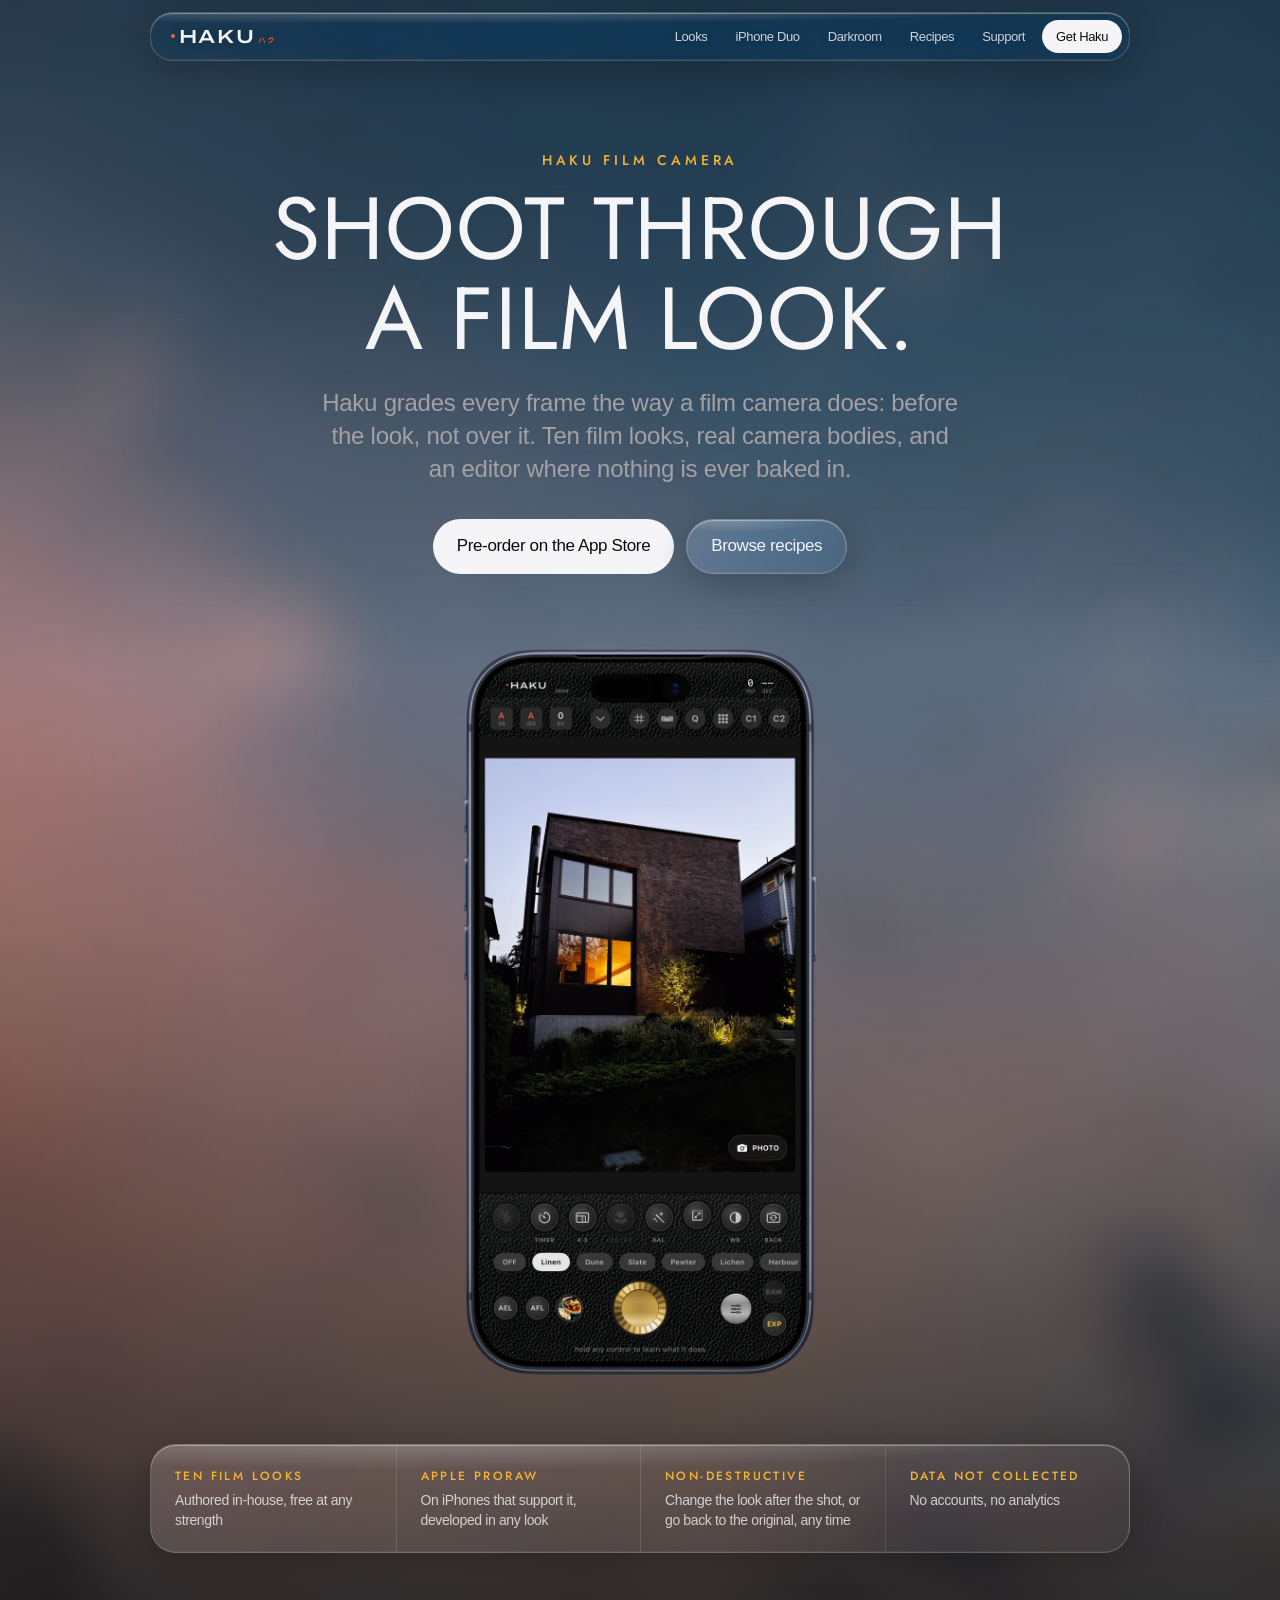
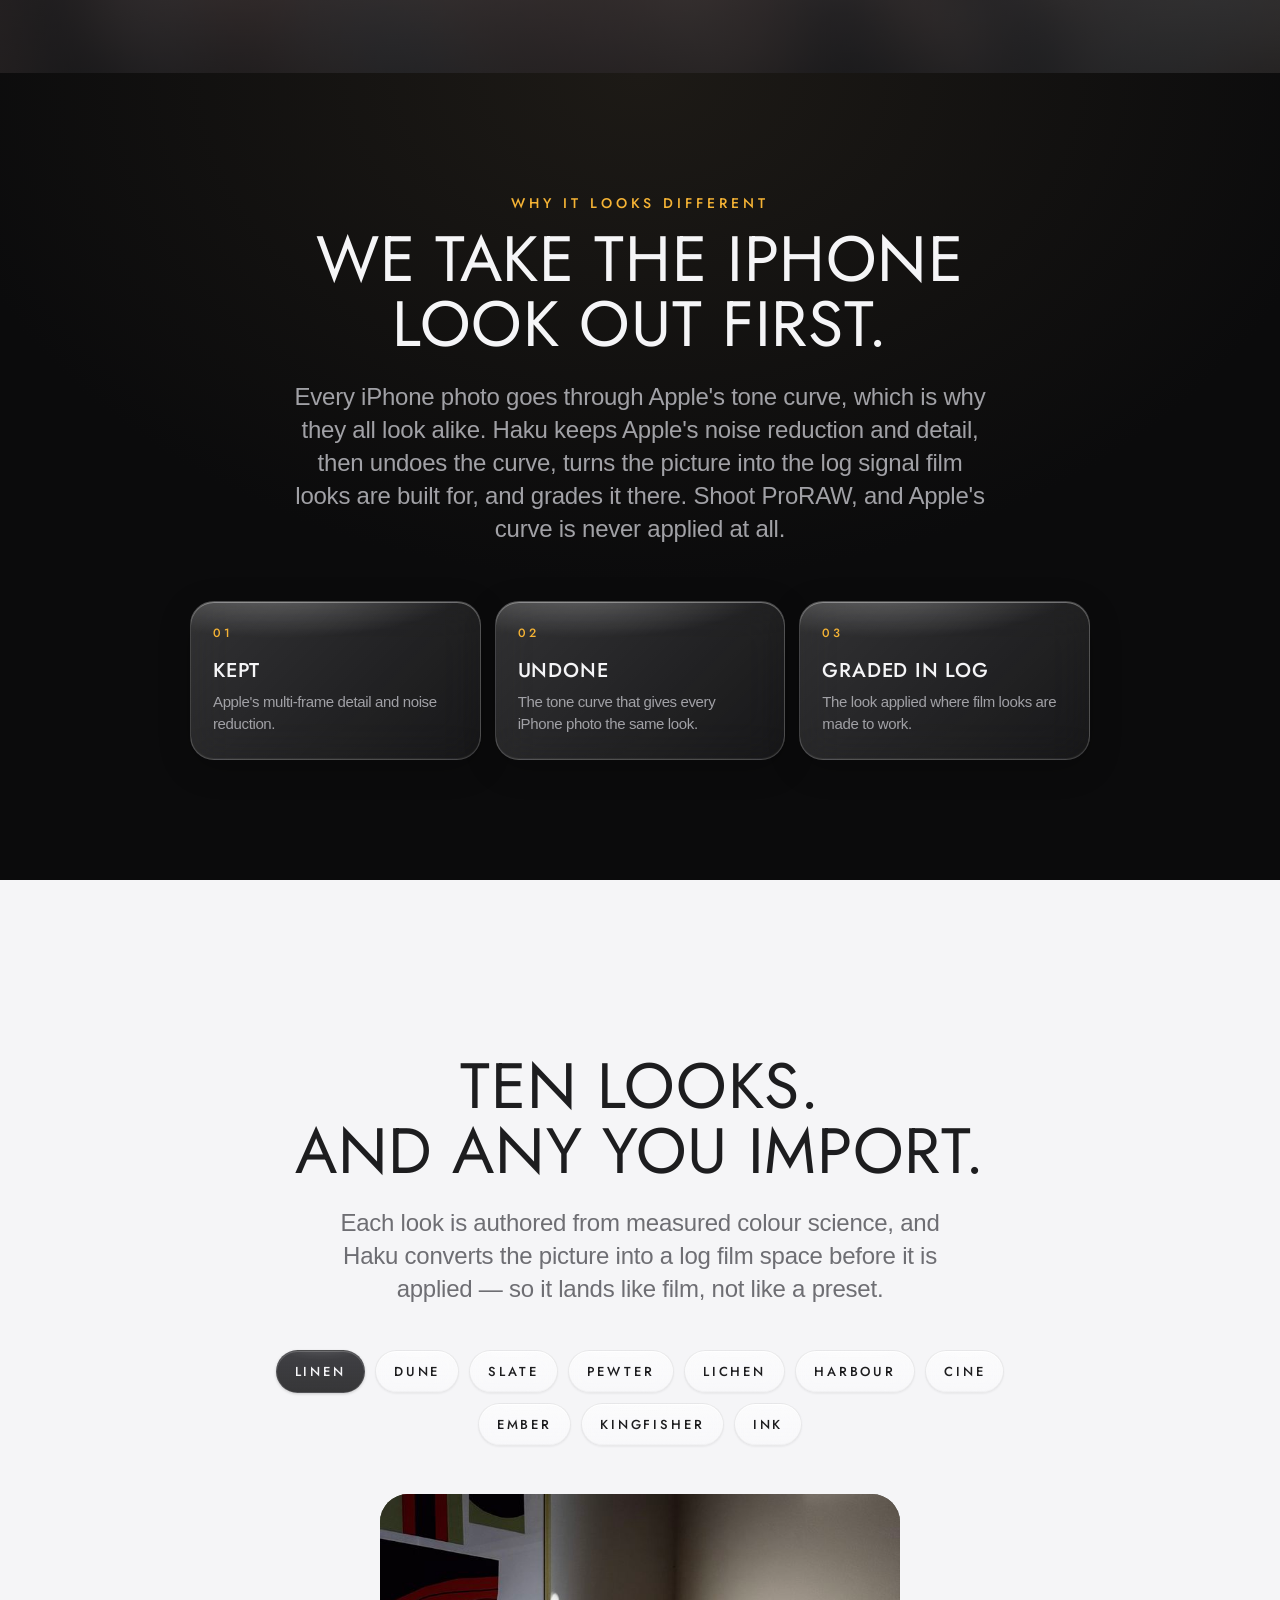
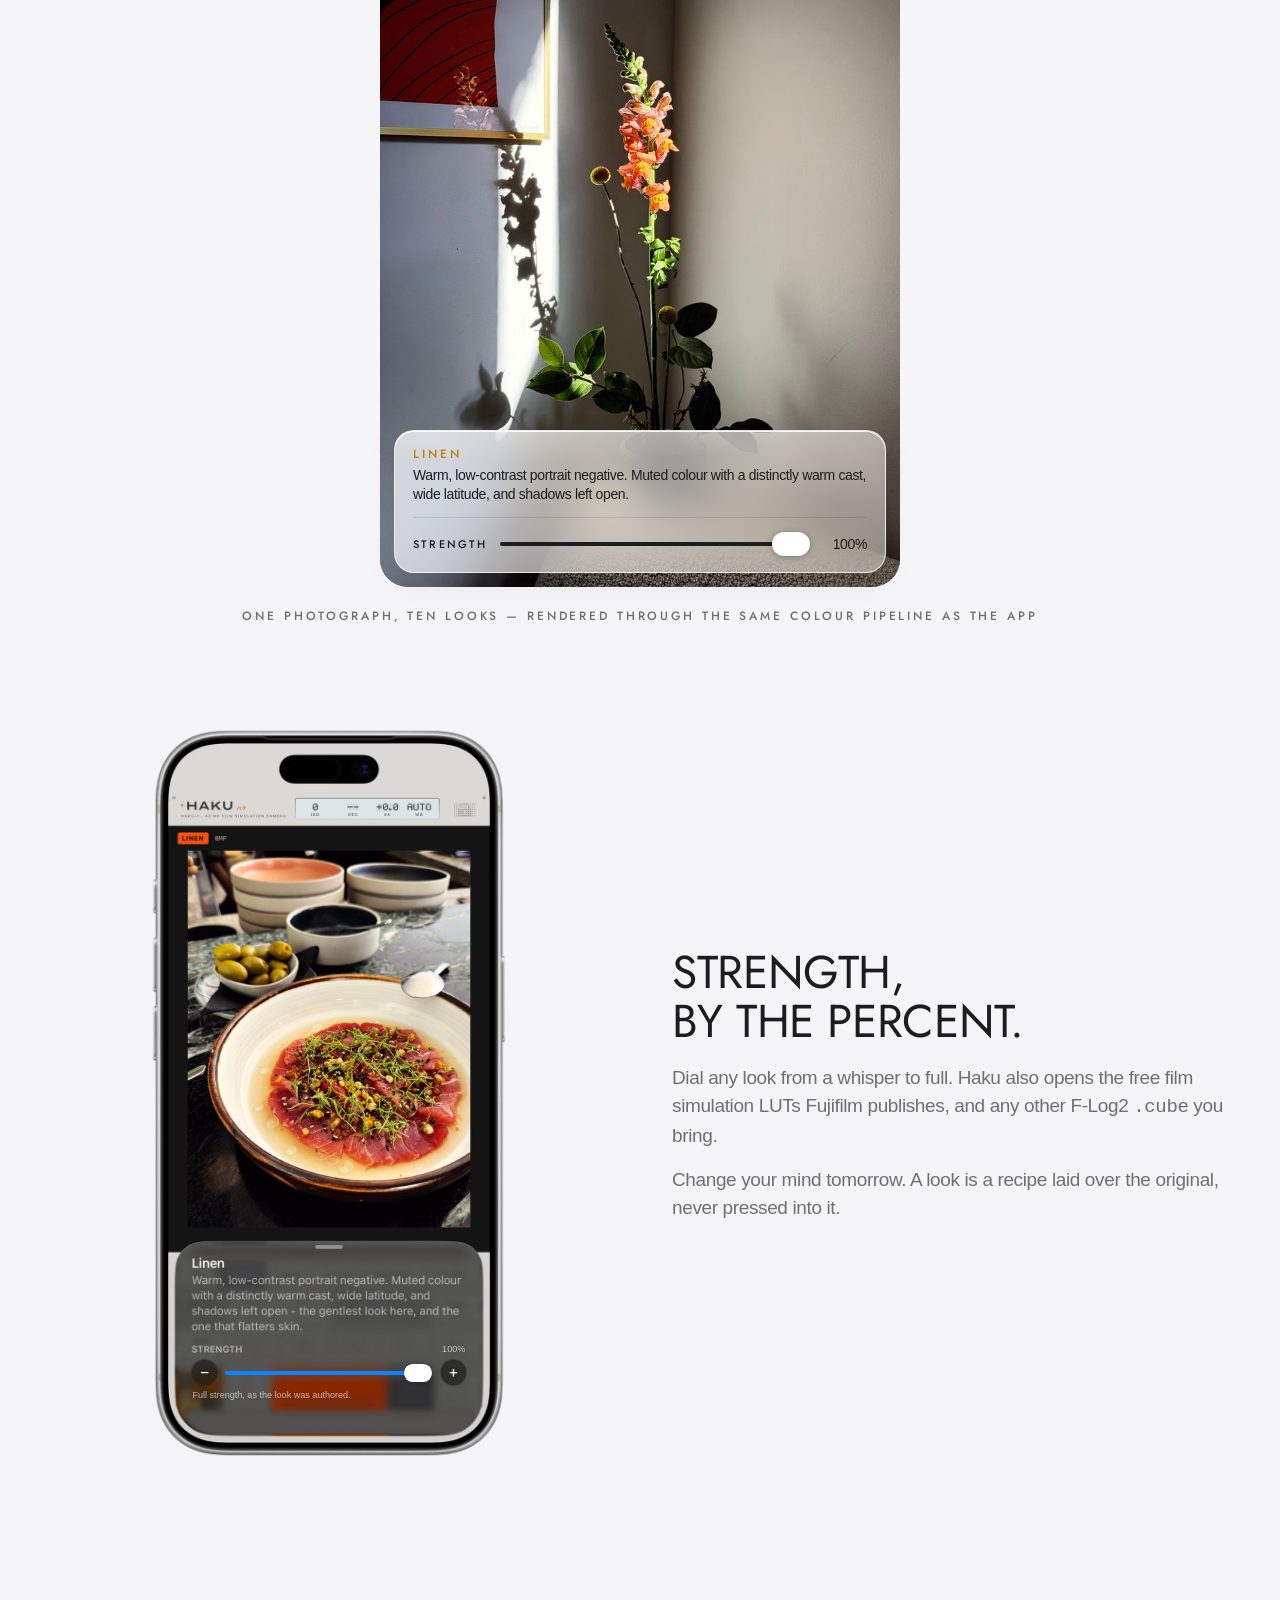
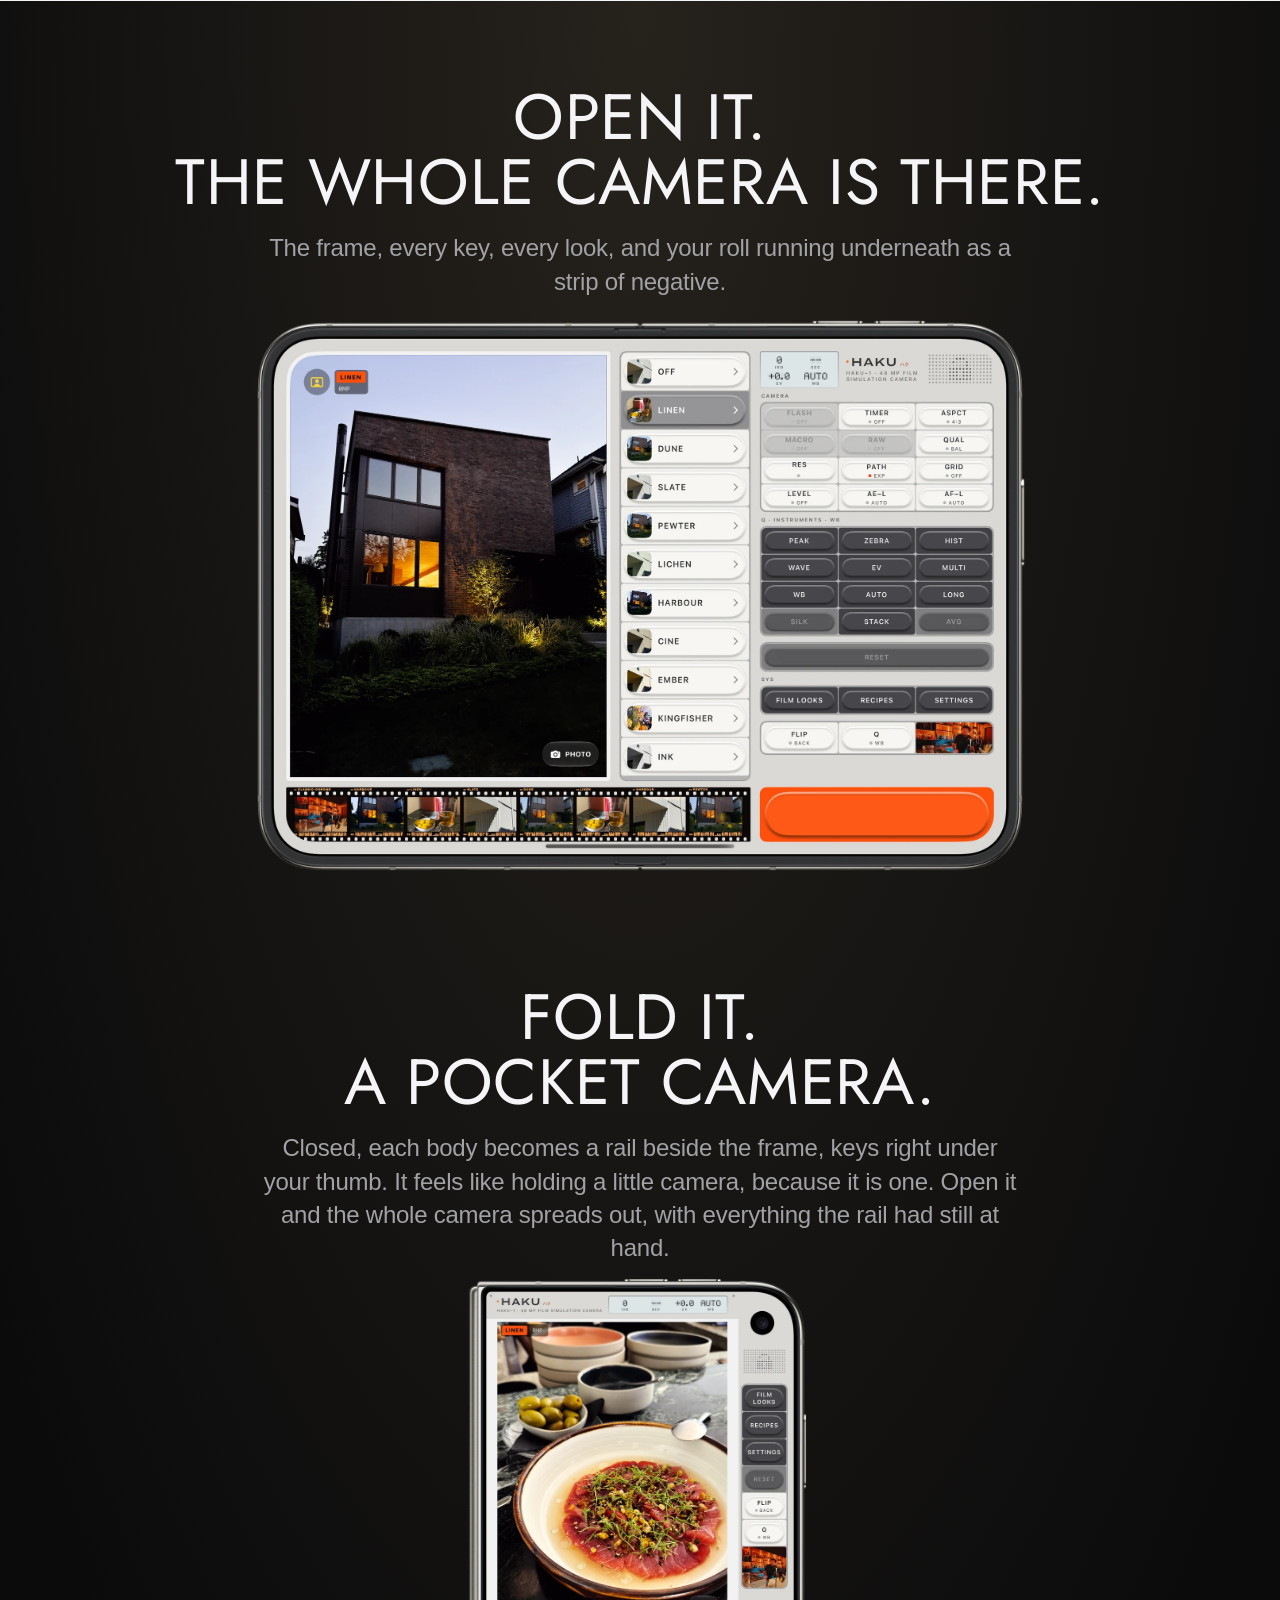
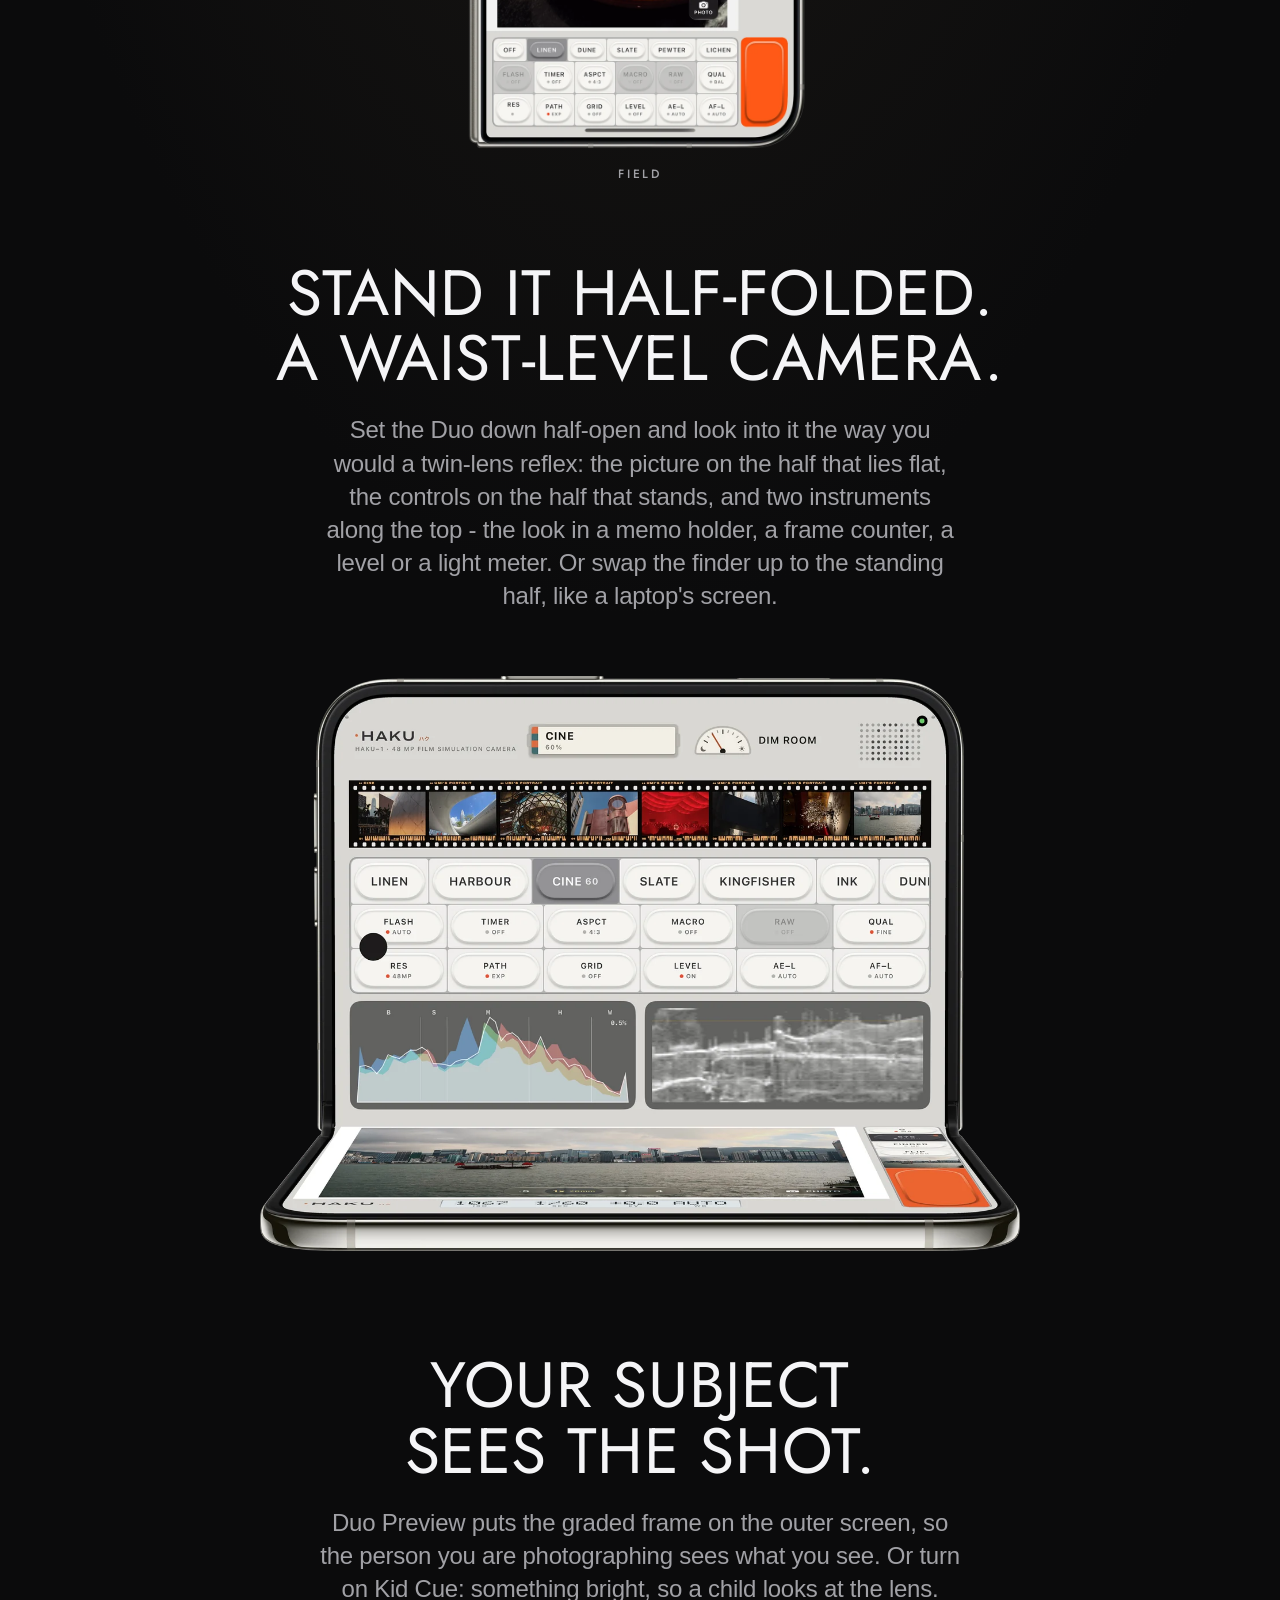
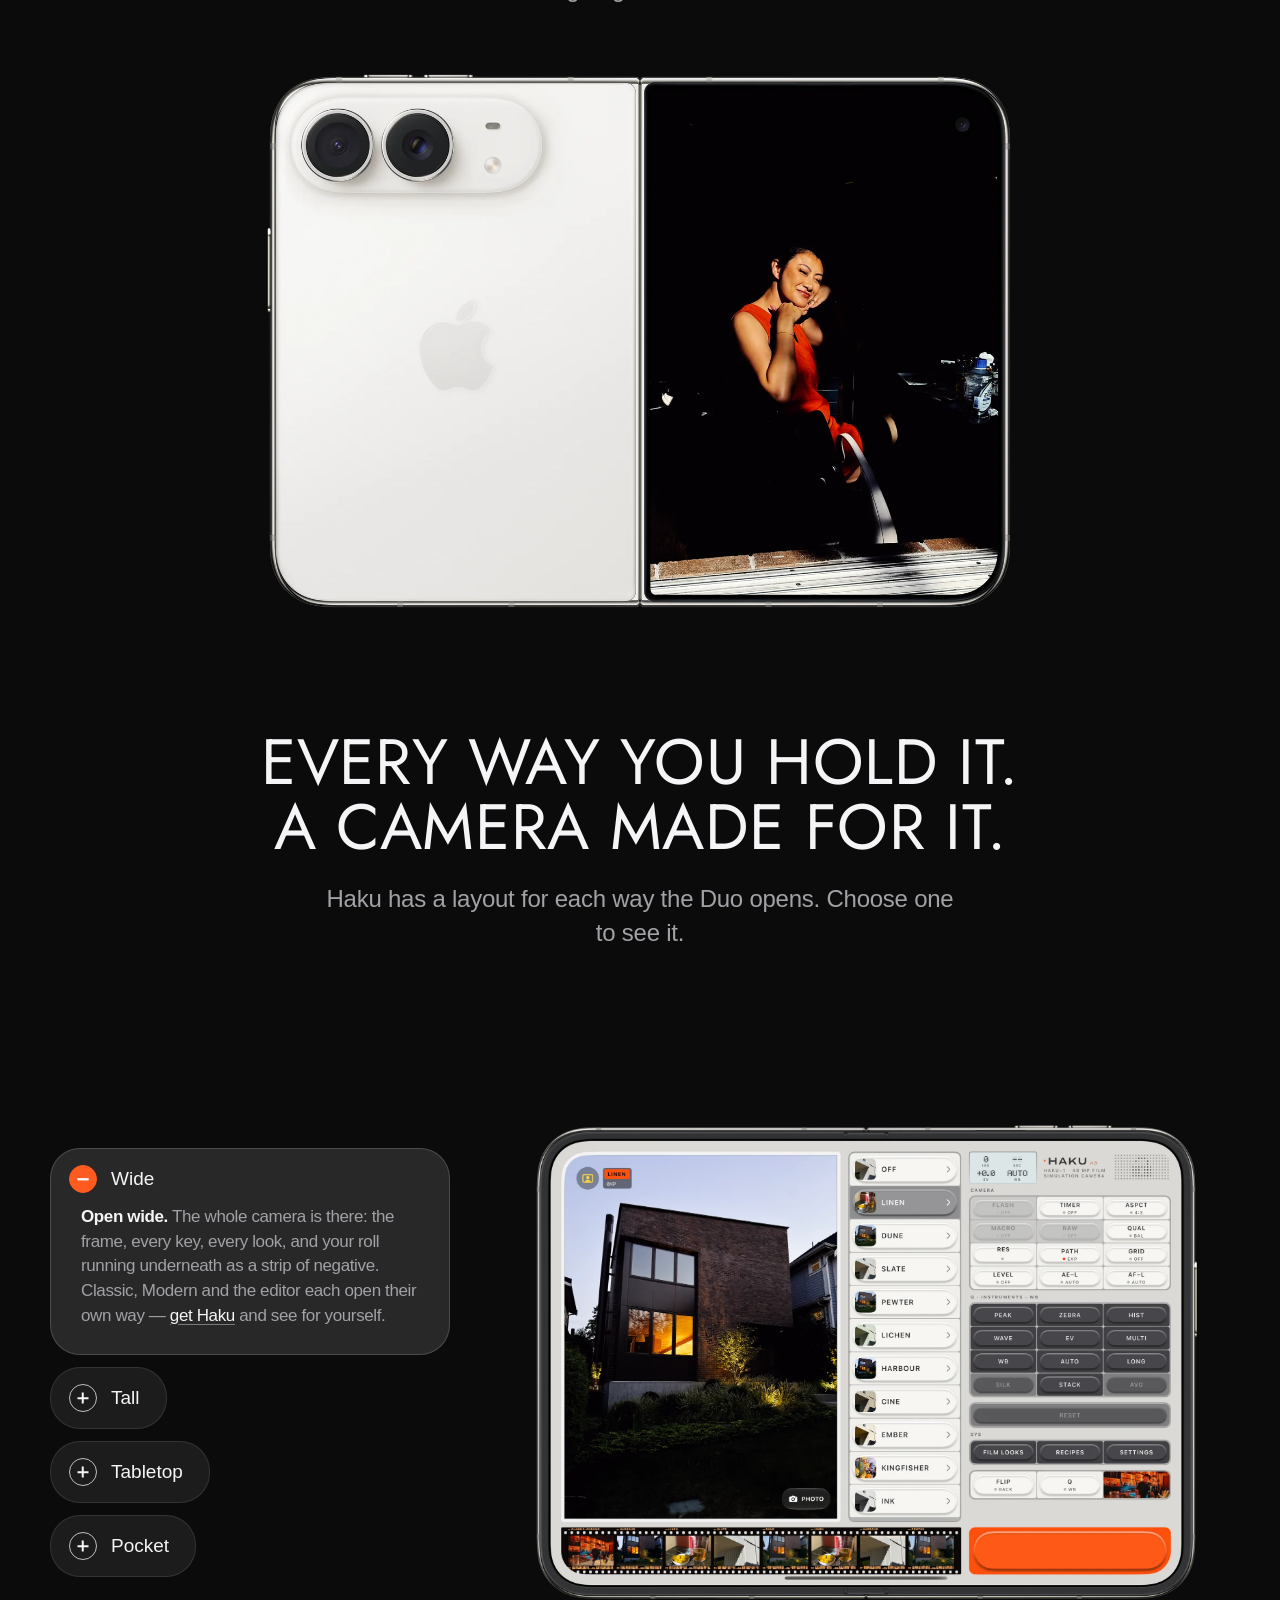
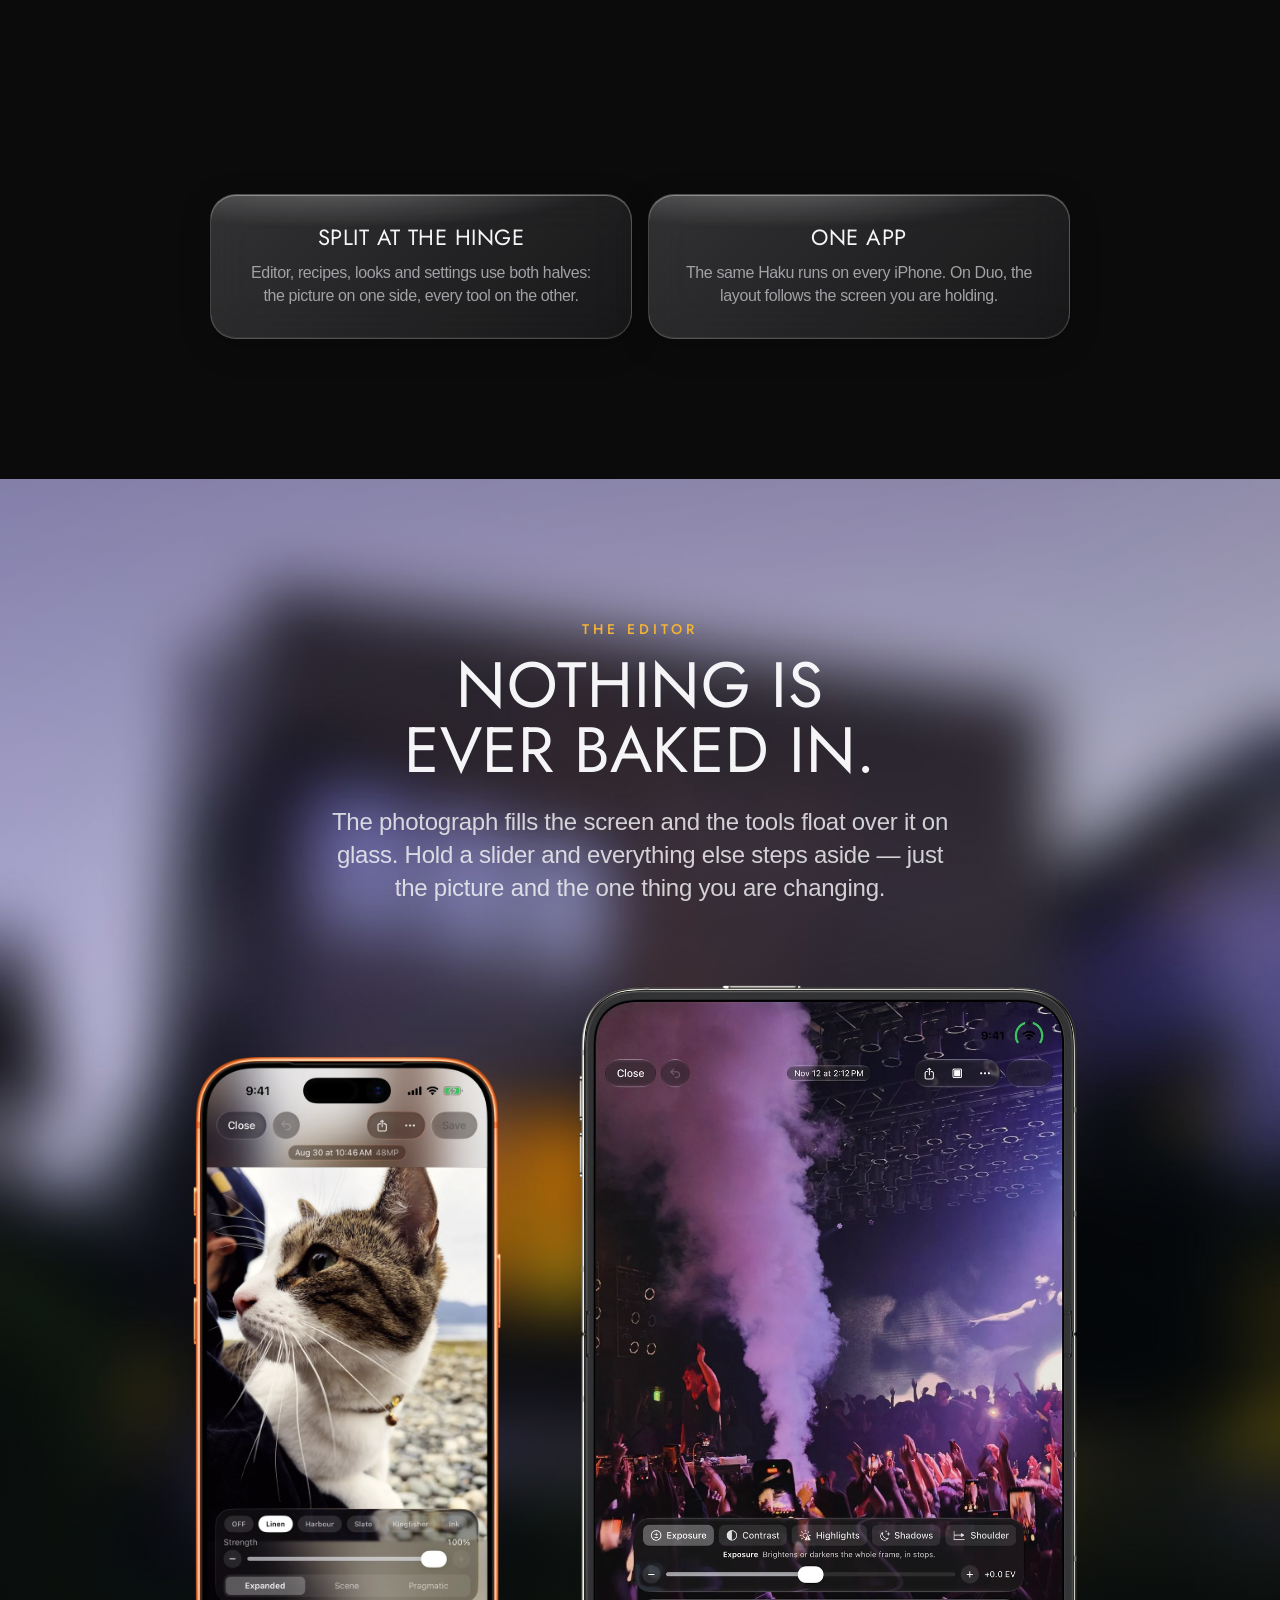
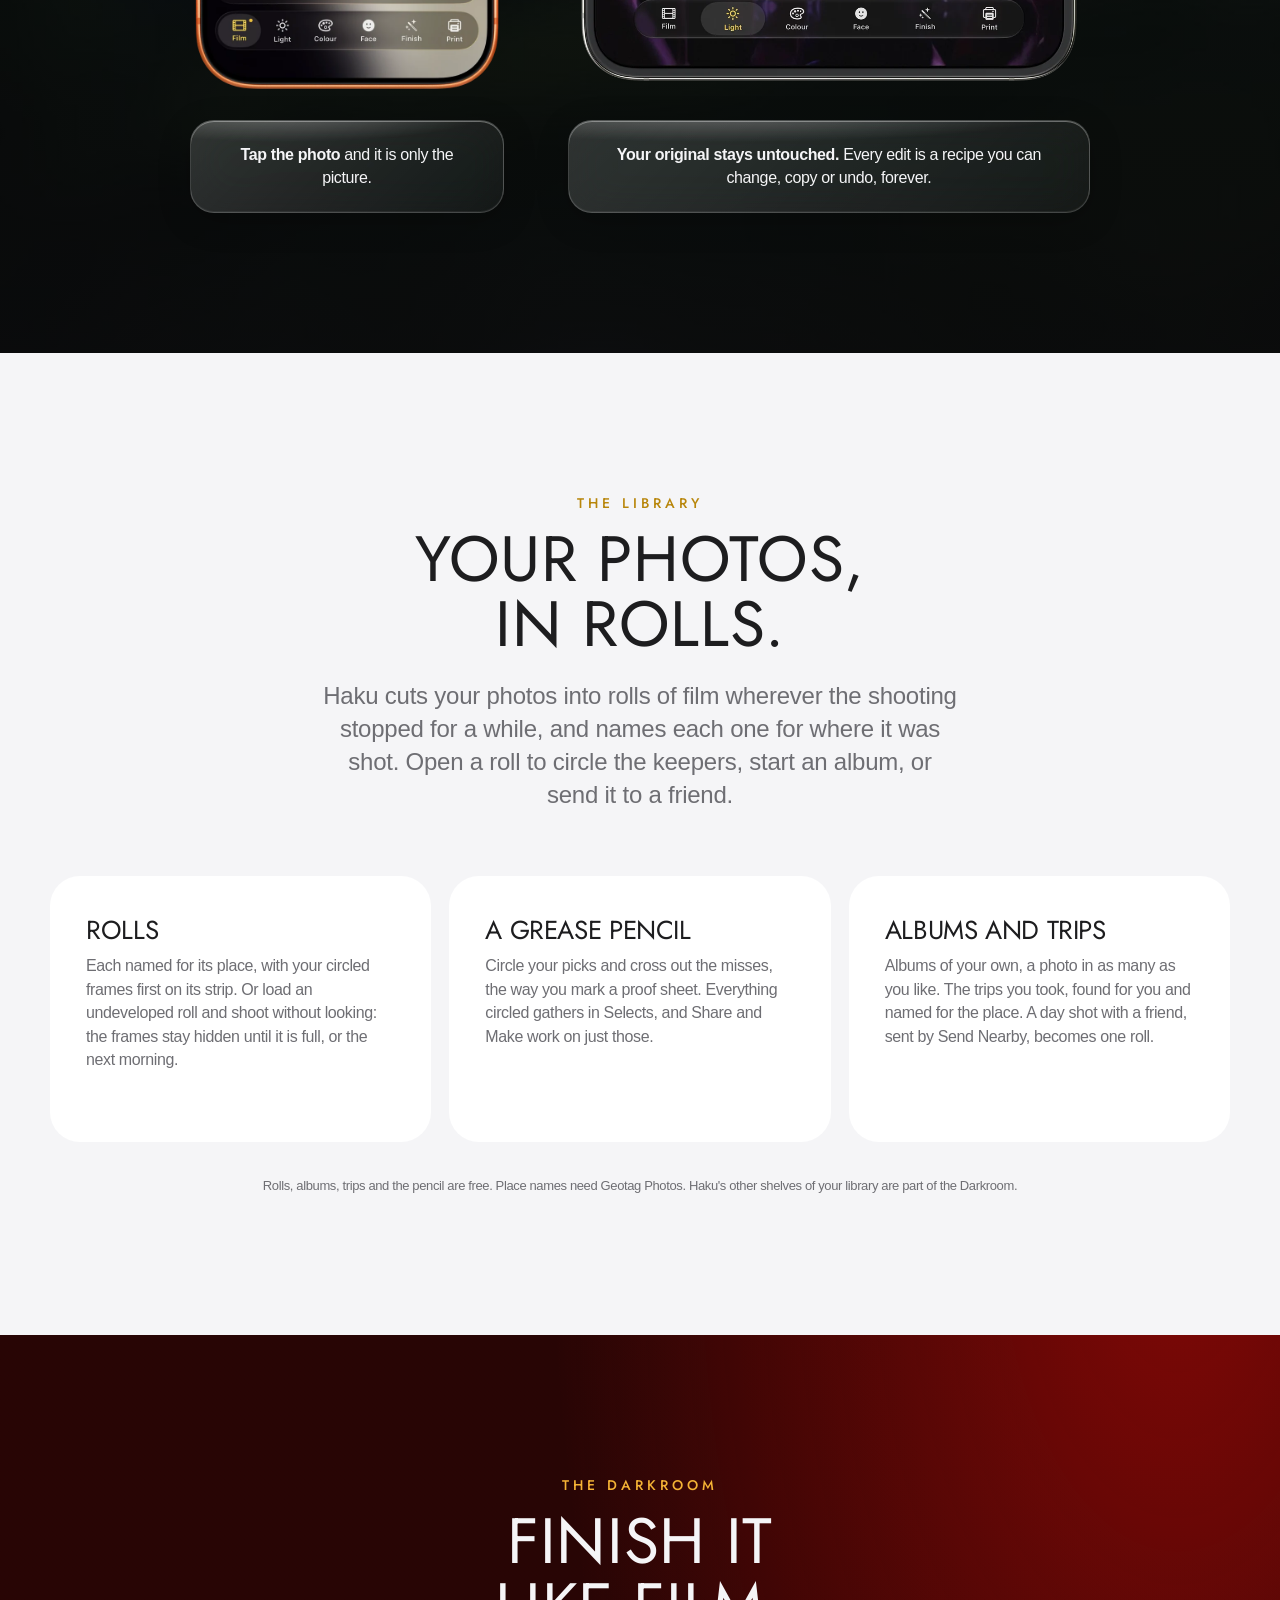
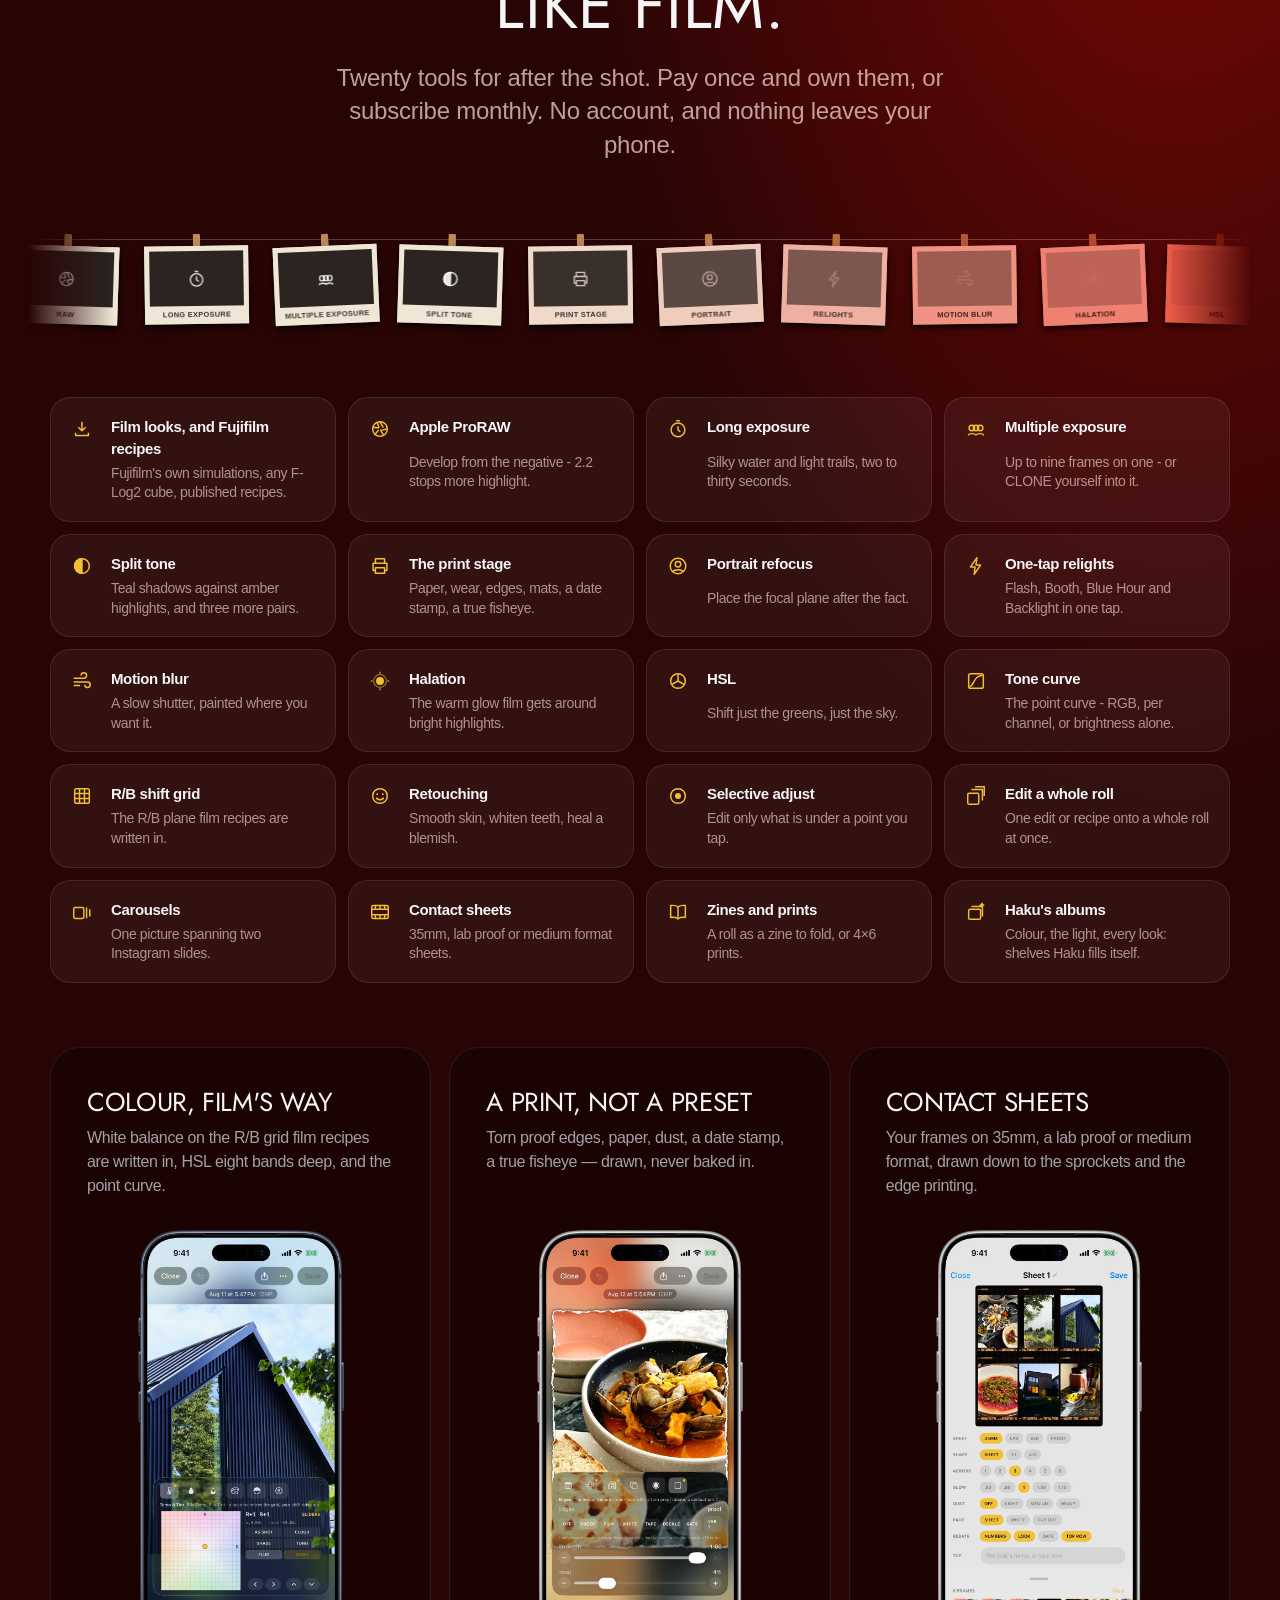
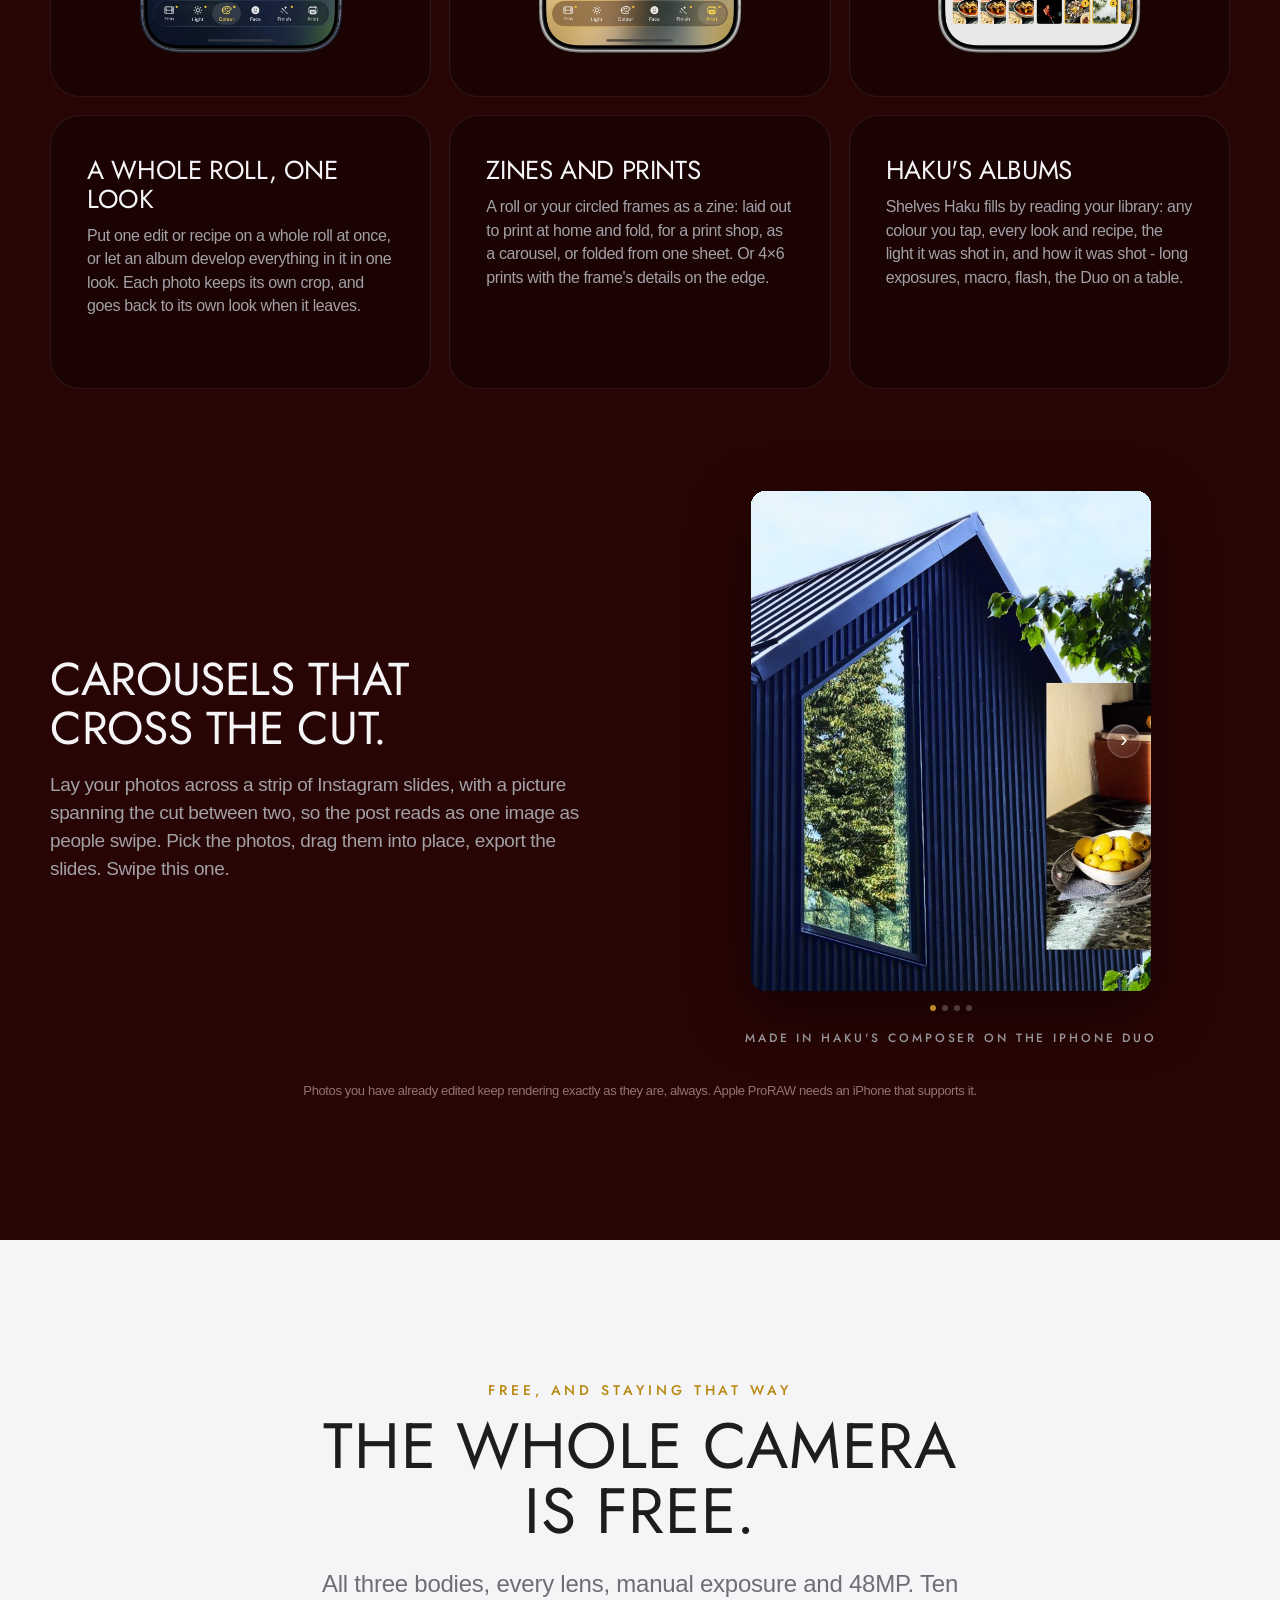
<file: index.html>
<!doctype html>
<html lang="en">
<head>
<meta charset="utf-8">
<meta name="viewport" content="width=device-width, initial-scale=1, viewport-fit=cover">
<title>Haku — a film camera for iPhone</title>
<meta name="description" content="Haku is a film camera for iPhone and iPhone Duo: ten film looks, real camera bodies, and an editor where nothing is ever baked in.">
<meta property="og:title" content="Haku — shoot through a film look">
<meta property="og:description" content="Ten film looks, three camera bodies, and an editor where nothing is ever baked in. Made for iPhone and iPhone Duo.">
<meta property="og:image" content="https://hakufilmcamera.app/assets/duo-open-camera.webp?v=4">
<meta name="theme-color" content="#0b0b0c">
<link rel="icon" href="/assets/icon.png">
<link rel="apple-touch-icon" href="/assets/icon.png">
<script>document.documentElement.classList.add('js')</script>
<link rel="preconnect" href="https://fonts.googleapis.com">
<link rel="preconnect" href="https://fonts.gstatic.com" crossorigin>
<link href="https://fonts.googleapis.com/css2?family=Jost:wght@300;400;500&display=swap" rel="stylesheet">
<link href="https://fonts.googleapis.com/css2?family=Archivo:wdth,wght@125,600&display=swap" rel="stylesheet">
<link href="https://fonts.googleapis.com/css2?family=Noto+Sans+JP:wght@500&text=%E3%83%8F%E3%82%AF&display=swap" rel="stylesheet">
<style>
  :root {
    --night: #0b0b0c; --night-2: #151517; --paper: #f5f5f7; --white: #fff;
    --ink: #1d1d1f; --ink-dim: #6e6e73; --snow: #f5f5f7; --snow-dim: #a1a1a6;
    --amber: #f5b335; --amber-deep: #b8860b; --orange: #ff5a1f;
    --display: Futura, "Futura PT", Jost, "Avenir Next", system-ui, sans-serif;
    --text: -apple-system, BlinkMacSystemFont, "SF Pro Text", "Helvetica Neue", Helvetica, Arial, sans-serif;
    --gutter: max(22px, env(safe-area-inset-left));
    --ease: cubic-bezier(.22, .8, .24, 1);
  }
  * { box-sizing: border-box; }
  html { scroll-behavior: smooth; -webkit-text-size-adjust: 100%; }
  body { margin: 0; background: var(--night); color: var(--snow);
         font: 17px/1.47 var(--text); letter-spacing: -0.022em;
         -webkit-font-smoothing: antialiased; overflow-x: hidden; }
  img { display: block; max-width: 100%; height: auto; }
  a { color: inherit; }

  /* ---------- Liquid glass ---------- */
  .glass {
    position: relative; isolation: isolate;
    background: linear-gradient(135deg, rgba(255,255,255,.16), rgba(255,255,255,.05));
    -webkit-backdrop-filter: blur(22px) saturate(180%);
    backdrop-filter: blur(22px) saturate(180%);
    border: 1px solid rgba(255,255,255,.18);
    box-shadow: inset 0 1px 0 rgba(255,255,255,.35), inset 0 -1px 0 rgba(255,255,255,.06),
                0 8px 32px rgba(0,0,0,.22);
  }
  .glass::before {           /* the specular sheen along the top edge */
    content: ""; position: absolute; inset: 0; border-radius: inherit; z-index: -1;
    background: radial-gradient(120% 60% at 30% -10%, rgba(255,255,255,.28), transparent 55%);
    pointer-events: none;
  }
  .glass.light {
    background: linear-gradient(135deg, rgba(255,255,255,.72), rgba(255,255,255,.45));
    border-color: rgba(255,255,255,.7);
    box-shadow: inset 0 1px 0 rgba(255,255,255,.9), 0 8px 30px rgba(0,0,0,.08);
    color: var(--ink);
  }

  /* ---------- Navigation ---------- */
  .nav.glass { background: linear-gradient(135deg, rgba(38,38,42,.14), rgba(22,22,24,.08)); color: var(--snow);
               -webkit-backdrop-filter: blur(8px) saturate(170%); backdrop-filter: blur(8px) saturate(170%);
               text-shadow: 0 1px 8px rgba(0,0,0,.35); }
  /* Over a light section the bar turns to light glass with dark type, as
     Apple's own does; the script below sets .over-light. */
  .nav.glass { transition: background .3s, color .3s; }
  .nav.glass.over-light { background: linear-gradient(135deg, rgba(255,255,255,.22), rgba(255,255,255,.12));
                          color: var(--ink); text-shadow: none; border-color: rgba(0,0,0,.08); }
  .nav.over-light .pill { background: var(--ink); color: var(--snow); }
  .nav { position: fixed; top: 12px; left: 50%; transform: translateX(-50%); z-index: 50;
         width: min(980px, calc(100% - 24px)); border-radius: 22px;
         display: flex; align-items: center; gap: 6px; padding: 7px 7px 7px 20px; }
  .nav { --kana: #ED6533; }
  .nav.over-light { --kana: #B8441A; }
  .nav .brand { font-size: 19px; text-decoration: none; margin-right: auto; }
  .nav a.link { font-size: 13px; text-decoration: none; opacity: .82; padding: 7px 11px;
                border-radius: 99px; transition: opacity .2s, background .2s; }
  .nav a.link:hover { opacity: 1; background: rgba(255,255,255,.1); }
  .nav .pill { text-shadow: none; font-size: 13px; font-weight: 500; padding: 7px 14px; border-radius: 99px;
               background: var(--snow); color: var(--night); text-decoration: none; }
  .nav a { white-space: nowrap; }
  /* Narrow screens keep every section in the bar (the folded Duo is about
     460pt wide and lost Looks and Darkroom to an earlier rule that hid
     them under 720): the type tightens and "iPhone Duo" becomes "Duo"
     first, and only the narrowest phones let the two optional links go. */
  @media (max-width: 720px) {
    .nav { padding-left: 16px; gap: 0; }
    .nav .brand { font-size: 16px; }
    .nav a.link { padding: 7px 7px; font-size: 12.5px; }
    .nav .pill { padding: 7px 12px; font-size: 12.5px; }
  }
  @media (max-width: 520px) { .nav .long { display: none; } }
  /* The lockup is wider than the old type was: on phones ハク steps out of
     the bar (the footer keeps it), so every link still fits. */
  @media (max-width: 459px) { .nav .brand { font-size: 12.5px; } .nav .brand .kana { display: none; } }
  /* The folded Duo is 375pt wide, the same as a standard iPhone, so the
     whole row has to fit there: tighter still, and only below that do the
     two optional links go. */
  /* Support joined the bar (2026-10-30): at phone width the pill says
     "Get", as the App Store's own button does, to make room. */
  @media (max-width: 400px) {
    .nav .pill .long { display: none; }
    .nav { padding-left: 14px; padding-right: 5px; }
    .nav .brand { font-size: 12px; }
    .nav a.link { padding: 6px 4px; font-size: 12px; }
    .nav .pill { padding: 6px 10px; font-size: 12px; margin-left: 3px; }
  }
  @media (max-width: 340px) { .nav a.link.opt { display: none; } }

  /* ---------- Type ---------- */
  .eyebrow { font: 500 14px var(--display); letter-spacing: .28em; text-transform: uppercase;
             color: var(--amber); margin: 0 0 14px; }
  .headline { font: 400 clamp(32px, 8.6vw, 88px)/1.02 var(--display); letter-spacing: .01em;
              text-transform: uppercase; margin: 0; }
  .headline.m { font-size: clamp(34px, 5.6vw, 64px); }
  .lede { font-size: clamp(19px, 2.1vw, 24px); line-height: 1.38; color: var(--snow-dim);
          max-width: 640px; margin: 22px auto 0; letter-spacing: -0.01em; }
  .light-sec .lede, .light-sec .dim { color: var(--ink-dim); }
  .center { text-align: center; }
  .dim { color: var(--snow-dim); }

  /* ---------- Sections ---------- */
  /* Spacing scales with the width: phones get about half the air. */
  section { position: relative; padding: clamp(72px, 11vw, 140px) var(--gutter); overflow: hidden; }
  .inner { max-width: 1180px; margin: 0 auto; position: relative; }
  .light-sec { background: var(--paper); color: var(--ink); }
  .white-sec { background: var(--white); color: var(--ink); }
  .photo-bg { position: absolute; inset: 0; background-size: cover; background-position: center;
              z-index: 0; }
  .photo-bg::after { content: ""; position: absolute; inset: 0;
                     background: linear-gradient(180deg, rgba(11,11,12,.35), rgba(11,11,12,.15) 40%, rgba(11,11,12,.85)); }
  .photo-bg + .inner { z-index: 1; }

  /* ---------- Hero ---------- */
  .hero { padding-top: 150px; padding-bottom: clamp(72px, 10vw, 120px); min-height: 100vh; }
  .hero .photo-bg { background-image: url(/assets/bg-dusk.jpg); }
  .why { background: radial-gradient(80% 90% at 50% 0%, #1d1a16 0%, var(--night) 70%); color: var(--snow);
         padding-top: 120px; padding-bottom: 120px; }
  .why .lede { max-width: 700px; }
  /* ---------- Carousel demo (in the Darkroom) ---------- */
  .carousel-demo { display: grid; grid-template-columns: 1fr 1fr; gap: 64px; align-items: center; margin-top: clamp(56px, 8vw, 110px); }
  .carousel-demo h3 { font: 400 clamp(30px, 3.8vw, 46px)/1.06 var(--display); text-transform: uppercase; margin: 0 0 18px; }
  .carousel-demo p { font-size: 19px; margin: 0; }
  .carousel-demo figure { margin: 0; }
  /* The strip is the composer's canvas: four 4:5 slides side by side
     (site_assets.carousel_strip). */
  .ig { position: relative; width: min(400px, 100%); margin: 0 auto; border-radius: 14px; overflow: hidden;
        background: #000; box-shadow: 0 20px 60px rgba(0,0,0,.45); }
  .ig-track { display: flex; overflow-x: auto; scroll-snap-type: x mandatory; scrollbar-width: none;
              aspect-ratio: 4 / 5; outline: none; }
  .ig-track::-webkit-scrollbar { display: none; }
  .ig-slide { flex: 0 0 100%; scroll-snap-align: start; background-image: url(/assets/carousel-strip.jpg?v=3);
              background-size: 400% 100%; background-position: calc(var(--i) * 100% / 3) 0; }
  .ig-arrow { position: absolute; top: 50%; transform: translateY(-50%); width: 34px; height: 34px; border-radius: 50%;
              color: #fff; font: 400 22px/1 var(--text); display: grid; place-items: center; cursor: pointer; padding: 0 0 3px; }
  .ig-arrow.prev { left: 10px; } .ig-arrow.next { right: 10px; }
  .ig-arrow[disabled] { opacity: 0; pointer-events: none; }
  .ig-dots { display: flex; gap: 6px; justify-content: center; margin: 14px 0 8px; }
  .ig-dots i { width: 6px; height: 6px; border-radius: 50%; background: rgba(255,255,255,.3); transition: background .2s; }
  .ig-dots i.on { background: var(--amber); }
  @media (max-width: 820px) { .carousel-demo { grid-template-columns: 1fr; gap: 40px; } }
  .steps { list-style: none; padding: 0; margin: 56px auto 0; max-width: 900px;
           display: grid; grid-template-columns: repeat(3, 1fr); gap: 14px; text-align: left; }
  .steps li { border-radius: 24px; padding: 22px 22px 24px; font-size: 15px; line-height: 1.45; color: var(--snow-dim); }
  .steps span { display: block; font: 500 12px var(--display); letter-spacing: .24em; color: var(--amber); margin-bottom: 14px; }
  .steps b { display: block; font: 500 20px var(--display); letter-spacing: .04em; text-transform: uppercase;
             color: var(--snow); margin-bottom: 6px; }
  @media (max-width: 720px) { .steps { grid-template-columns: 1fr; } }
  .ctas { display: flex; gap: 12px; justify-content: center; flex-wrap: wrap; margin-top: 34px; }
  .btn { display: inline-flex; align-items: center; gap: 9px; padding: 14px 24px; border-radius: 99px;
         font-size: 17px; font-weight: 500; text-decoration: none; transition: transform .3s var(--ease); }
  .btn:hover { transform: scale(1.03); }
  .btn.solid { background: var(--snow); color: var(--night); }
  .btn svg { width: 18px; height: 18px; }
  .hero .phone { width: min(360px, 74vw); margin: 70px auto 0; }
  .glance { display: grid; grid-template-columns: repeat(4, 1fr); max-width: 980px; margin: 64px auto 0;
            border-radius: 26px; overflow: hidden; text-align: left; }
  .glance div { padding: 22px 24px; font-size: 14px; line-height: 1.4; color: rgba(245,245,247,.78); }
  .glance div + div { border-left: 1px solid rgba(255,255,255,.12); }
  .glance b { display: block; font: 500 12px var(--display); letter-spacing: .2em; text-transform: uppercase;
              color: var(--amber); margin-bottom: 6px; }
  @media (max-width: 820px) {
    .glance { grid-template-columns: 1fr 1fr; }
    .glance div:nth-child(3) { border-left: 0; }
    .glance div:nth-child(n+3) { border-top: 1px solid rgba(255,255,255,.12); }
  }

  /* ---------- Looks ---------- */
  .looks-row { display: flex; flex-wrap: wrap; gap: 10px; justify-content: center; margin: 44px auto 0; max-width: 820px; }
  .look { font: 500 13px var(--display); letter-spacing: .22em; text-transform: uppercase;
          padding: 11px 18px; border-radius: 99px; }
  /* The look pills: liquid glass for a light page - translucent, a crisp
     lit edge on top and a faint one below, and only a hairline of shadow,
     so they read as glass resting on the page rather than cards hovering
     over it. The chosen one is the same glass, smoked. */
  button.look.glass { font: 500 13px var(--display); cursor: pointer;
    background: linear-gradient(180deg, rgba(255,255,255,.62), rgba(255,255,255,.34));
    border: 1px solid rgba(0,0,0,.07);
    -webkit-backdrop-filter: blur(14px) saturate(180%); backdrop-filter: blur(14px) saturate(180%);
    box-shadow: inset 0 1px 0 rgba(255,255,255,.95), inset 0 -1px 0 rgba(0,0,0,.025), 0 1px 2px rgba(0,0,0,.05);
    transition: background .25s, color .25s, box-shadow .25s, border-color .25s; }
  button.look.glass::before { background: radial-gradient(90% 70% at 50% -20%, rgba(255,255,255,.55), transparent 60%); }
  button.look.glass:hover { background: linear-gradient(180deg, rgba(255,255,255,.8), rgba(255,255,255,.5)); }
  button.look:focus-visible { outline: 2px solid var(--amber-deep); outline-offset: 3px; }
  button.look.glass.on { color: var(--snow); border-color: rgba(255,255,255,.1);
    background: linear-gradient(180deg, rgba(44,44,48,.9), rgba(22,22,24,.86));
    box-shadow: inset 0 1px 0 rgba(255,255,255,.18), 0 1px 3px rgba(0,0,0,.18); }
  button.look.glass.on::before { background: radial-gradient(90% 70% at 50% -20%, rgba(255,255,255,.14), transparent 60%); }
  /* On a phone the ten pills took four rows above the photo. There they
     become one small row that scrolls sideways, as the app's own strip
     does, so the picture sits close under it. */
  @media (max-width: 600px) {
    .looks-row { flex-wrap: nowrap; justify-content: flex-start; overflow-x: auto; gap: 6px;
                 margin: 28px calc(-1 * var(--gutter)) 0; padding: 4px var(--gutter) 8px;
                 scrollbar-width: none; scroll-snap-type: x proximity;
                 -webkit-mask-image: linear-gradient(90deg, transparent 0, #000 14px, #000 calc(100% - 14px), transparent 100%);
                 mask-image: linear-gradient(90deg, transparent 0, #000 14px, #000 calc(100% - 14px), transparent 100%); }
    .looks-row::-webkit-scrollbar { display: none; }
    button.look.glass { flex: 0 0 auto; font-size: 11px; letter-spacing: .16em; padding: 8px 13px; scroll-snap-align: center; }
    .viewer { margin-top: 18px; }
  }
  .viewer { position: relative; width: min(520px, 100%); margin: 48px auto 0; }
  .viewer .frame { position: relative; border-radius: 28px; overflow: hidden; aspect-ratio: 3 / 4; background: #ddd; }
  .viewer .frame img { position: absolute; inset: 0; width: 100%; height: 100%; object-fit: cover; }
  /* Strength is the look laid over the untouched photograph at the
     slider's opacity - the app's own blend (HakuGrade.metal, lutMix). */
  .viewer .frame { --s: 1; }
  .viewer .frame img.shown { opacity: var(--s); }
  .viewer .frame img.next { opacity: 0; transition: opacity .45s var(--ease); }
  .viewer .frame img.next.in { opacity: var(--s); }
  .viewer .strength { display: flex; align-items: center; gap: 12px; margin-top: 12px; padding-top: 12px;
                      border-top: 1px solid rgba(0,0,0,.1); }
  .viewer .strength label { font: 500 11px var(--display); letter-spacing: .2em; text-transform: uppercase; }
  .viewer .strength output { font: 500 14px var(--text); font-variant-numeric: tabular-nums; min-width: 3.2em; text-align: right; }
  .viewer input[type=range] { flex: 1; -webkit-appearance: none; appearance: none; height: 28px; background: transparent; margin: 0; cursor: pointer; }
  .viewer input[type=range]::-webkit-slider-runnable-track { height: 4px; border-radius: 2px;
    background: linear-gradient(90deg, var(--ink) var(--p, 100%), rgba(0,0,0,.16) var(--p, 100%)); }
  .viewer input[type=range]::-moz-range-track { height: 4px; border-radius: 2px; background: rgba(0,0,0,.16); }
  .viewer input[type=range]::-moz-range-progress { height: 4px; border-radius: 2px; background: var(--ink); }
  .viewer input[type=range]::-webkit-slider-thumb { -webkit-appearance: none; width: 38px; height: 24px; margin-top: -10px;
    border-radius: 12px; background: #fff; box-shadow: 0 1px 6px rgba(0,0,0,.28), 0 0 0 .5px rgba(0,0,0,.08); }
  .viewer input[type=range]::-moz-range-thumb { width: 38px; height: 24px; border: 0; border-radius: 12px;
    background: #fff; box-shadow: 0 1px 6px rgba(0,0,0,.28); }
  .viewer input[type=range]:focus-visible { outline: 2px solid var(--amber-deep); outline-offset: 4px; border-radius: 4px; }
  .viewer figcaption { position: absolute; left: 14px; right: 14px; bottom: 14px; border-radius: 20px;
                       padding: 14px 18px; font-size: 14px; line-height: 1.4; }
  .viewer figcaption b { display: block; font: 500 12px var(--display); letter-spacing: .24em;
                         text-transform: uppercase; color: var(--amber-deep); margin-bottom: 3px; }
  .split { display: grid; grid-template-columns: 1fr 1fr; gap: 64px; align-items: center; }
  .split.flip > :first-child { order: 2; }
  .split .phone { width: min(360px, 100%); margin: 0 auto; }
  /* The strength phone, live. The screenshot's slider, readout and caption
     were taken out of the image (site_assets.py, LIVE_BANDS) and are drawn
     here in the same places, so dragging it does what it does in the app.
     Every position is the capture's pixel through Apple's bezel: left is
     (72 + x) / 1350 and top is (69 + y) / 2760; sizes are capture pixels
     over 1350 in container widths. */
  .live-phone { position: relative; container-type: inline-size; }
  .live-phone > img { display: block; width: 100%; height: auto; }
  .live-phone .vf { position: absolute; left: 10.889%; top: 17.210%; width: 78.222%; height: 51.014%; overflow: hidden; --s: 1; }
  .live-phone .vf img { position: absolute; inset: 0; width: 100%; height: 100%; object-fit: cover; }
  .live-phone .vf .look-l { opacity: var(--s); }
  .live-phone .step { position: absolute; top: 86.232%; width: 7.111%; height: 3.478%; border-radius: 50%;
                      background: transparent; border: 0; color: transparent; cursor: pointer; padding: 0; }
  .live-phone .step.minus { left: 11.852%; } .live-phone .step.plus { left: 80.963%; }
  .live-phone .step:focus-visible { outline: 2px solid #0a84ff; outline-offset: 2px; }
  .live-phone .pslider { position: absolute; left: 21.185%; width: 57.481%; top: 85.525%; height: 5%; margin: 0;
                         -webkit-appearance: none; appearance: none; background: transparent; cursor: pointer; --p: 100%; }
  .live-phone .pslider::-webkit-slider-runnable-track { height: 1.185cqw; border-radius: 1cqw;
    background: linear-gradient(90deg, #0a84ff var(--p), rgba(120,120,128,.36) var(--p)); }
  .live-phone .pslider::-moz-range-track { height: 1.185cqw; border-radius: 1cqw; background: rgba(120,120,128,.36); }
  .live-phone .pslider::-moz-range-progress { height: 1.185cqw; border-radius: 1cqw; background: #0a84ff; }
  .live-phone .pslider::-webkit-slider-thumb { -webkit-appearance: none; width: 7.70cqw; height: 4.96cqw;
    margin-top: -1.887cqw; border-radius: 2.48cqw; background: #fff; box-shadow: 0 .3cqw 1.2cqw rgba(0,0,0,.22); }
  .live-phone .pslider::-moz-range-thumb { width: 7.70cqw; height: 4.96cqw; border: 0; border-radius: 2.48cqw;
    background: #fff; box-shadow: 0 .3cqw 1.2cqw rgba(0,0,0,.22); }
  .live-phone .pslider:focus-visible { outline: 2px solid #0a84ff; outline-offset: 3px; border-radius: 4px; }
  .live-phone .pct { position: absolute; right: 12.148%; top: 84.05%; font: 400 2.52cqw/1.2 -apple-system, BlinkMacSystemFont, "SF Pro Text", sans-serif;
                     color: rgba(255,255,255,.66); font-variant-numeric: tabular-nums; letter-spacing: 0; }
  .live-phone .pcap { position: absolute; left: 12.074%; right: 11%; top: 90.35%; margin: 0;
                      font: 400 2.52cqw/1.25 -apple-system, BlinkMacSystemFont, "SF Pro Text", sans-serif;
                      color: rgba(255,255,255,.64); letter-spacing: 0; }
  .split h3 { font: 400 clamp(30px, 3.8vw, 46px)/1.06 var(--display); text-transform: uppercase; margin: 0 0 18px; }
  .split p { font-size: 19px; margin: 0 0 16px; }
  @media (max-width: 820px) { .split { grid-template-columns: 1fr; gap: 40px; } .split.flip > :first-child { order: 0; } }

  /* ---------- Duo ---------- */
  .duo { background: radial-gradient(90% 60% at 50% 0%, #26221c 0%, var(--night) 70%); }
  .duo-hero { margin: 64px auto 0; width: min(1080px, 100%); }
  /* The open Duo, then the folded Duo below it: Classic and Modern slide
     out from behind Field as the row scrolls into view (taken out for a
     fade in place on 2026-11-18 over Apple's "don't animate" line, and put
     back the same night at the owner's word); the pose picker follows at
     the section's foot. */
  .duo { padding-top: 0; overflow: clip; }
  /* Each part is one screen tall, as when the section was pinned, so the
     devices take whatever height the words leave - the sizes they had. */
  .duo-stage { display: flex; flex-direction: column; align-items: center; justify-content: center;
               height: 100vh; height: 100svh; padding: 84px var(--gutter) 16px; text-align: center; }
  @media (max-height: 1000px) { .duo-step .badge { display: none; } }
  .duo-step { width: min(1100px, 100%); }
  .duo-step .lede { max-width: 760px; margin: 16px auto 0; }
  .duo-step .badge { margin-bottom: 18px; }
  .duo-devices { position: relative; flex: 1 1 auto; min-height: 0; width: min(1180px, 100%); margin-top: 10px; }
  .duo-devices .open { position: absolute; inset: 0; width: 100%; height: 100%; object-fit: contain; }
  .folded { flex: 1 1 auto; min-height: 0; width: min(1180px, 100%); display: flex; justify-content: center;
            align-items: flex-start; gap: clamp(10px, 3vw, 44px); margin-top: 10px; }
  .folded figure { margin: 0; display: flex; flex-direction: column; align-items: center; }
  .folded .mid { position: relative; z-index: 1; }
  .folded .side { will-change: transform, opacity; }
  .folded img { width: auto; height: auto; max-width: 30vw; max-height: calc(var(--bh, 600px) - 30px); }
  .folded figcaption { font: 500 12px var(--display); letter-spacing: .24em; text-transform: uppercase;
                       color: var(--snow-dim); margin-top: 10px; }
  @media (max-width: 600px) { .duo-step .lede { font-size: 16px; } }
  /* On a phone the devices are bound by the width, so a screen-tall block
     only adds black above and below them: each part takes its own height. */
  @media (max-width: 700px) {
    .duo-stage { height: auto; padding-top: 72px; padding-bottom: 0; }
    .duo-devices { flex: none; aspect-ratio: 2000 / 1453; }
    .folded { flex: none; }
    .folded img { max-height: none; }
  }
  /* The pose picker: the device on the right at one physical scale (a
     square stage the open Duo's width across; each image's --w is its
     width's share of that), the positions on the left, the chosen one
     opened into its words. A pose changes by a dissolve: the new image
     fades up as the old one goes, nothing moves. */
  .poses-lede { max-width: 640px; margin-left: auto; margin-right: auto; }
  .poses { max-width: 1180px; margin: clamp(36px, 6vw, 72px) auto 0; display: grid;
           grid-template-columns: minmax(280px, 400px) minmax(0, 1fr); gap: clamp(24px, 4vw, 64px);
           align-items: center; }
  .pose-stage { position: relative; order: 2; width: min(100%, 76vh, 720px); aspect-ratio: 1; justify-self: center; }
  .pose-img { position: absolute; left: 50%; top: 50%; width: var(--w); height: auto;
              transform: translate(-50%, -50%); opacity: 0;
              transition: opacity .26s cubic-bezier(.5, 0, .9, .5); }
  /* The old pose is mostly gone before the new one comes up, so the two
     barely overlap: a dissolve, not a double exposure. */
  .pose-img.on { opacity: 1; transition: opacity .44s cubic-bezier(.15, .5, .4, 1) .14s; z-index: 1; }
  html:not(.js) .pose-img:not(.on) { display: none; }
  .pose-list { order: 1; display: flex; flex-direction: column; align-items: flex-start; gap: 12px; }
  .pose { border-radius: 30px; background: rgba(255,255,255,.07); border: 1px solid rgba(255,255,255,.1);
          transition: background .3s, border-color .3s; max-width: 100%; }
  .pose > button { display: flex; align-items: center; gap: 14px; padding: 16px 26px 16px 18px; border: 0;
                   background: none; color: var(--snow); font: 500 19px var(--text); cursor: pointer;
                   border-radius: 30px; text-align: left; }
  .pose > button i { flex: none; width: 28px; height: 28px; border-radius: 50%; position: relative;
                     border: 1.5px solid rgba(245,245,247,.75); }
  .pose > button i::before, .pose > button i::after { content: ""; position: absolute; left: 50%; top: 50%;
                     width: 11px; height: 1.5px; background: var(--snow); transform: translate(-50%, -50%); }
  .pose > button i::after { transform: translate(-50%, -50%) rotate(90deg); transition: transform .3s; }
  .pose > button:focus-visible { outline: 2px solid var(--orange); outline-offset: 2px; }
  .pose p { margin: 0; font-size: 17px; line-height: 1.45; color: var(--snow-dim); }
  .pose p b { color: var(--snow); font-weight: 600; }
  .pose p a, .pose-words p a { color: var(--snow); text-decoration: underline; text-underline-offset: 3px;
                               text-decoration-color: rgba(245,245,247,.4); }
  .pose > p, .pose > .pose-more { display: none; padding: 0 30px 26px; max-width: 520px; }
  .pose.on { background: rgba(255,255,255,.12); border-color: rgba(255,255,255,.16); }
  .pose.on > button { padding-bottom: 12px; }
  .pose.on > button i { background: var(--orange); border-color: var(--orange); }
  .pose.on > button i::after { transform: translate(-50%, -50%) rotate(0deg); }
  .pose.on > p, .pose.on > .pose-more { display: block; }
  html:not(.js) .pose > p, html:not(.js) .pose > .pose-more { display: block; }
  .pose-words { display: none; grid-column: 1 / -1; order: 3; }
  .bodies-pick { display: flex; gap: 8px; margin-top: 16px; flex-wrap: wrap; }
  .bodies-pick button { border-radius: 99px; padding: 7px 15px; font: 500 12px var(--display);
                        letter-spacing: .18em; text-transform: uppercase; cursor: pointer;
                        color: var(--snow-dim); background: transparent; border: 1px solid rgba(255,255,255,.22); }
  .bodies-pick button[aria-pressed="true"] { color: var(--night); background: var(--snow); border-color: var(--snow); }
  @media (prefers-reduced-motion: reduce) { .pose-img, .pose-img.on { transition: none; } }
  /* Narrow: the device on top, the positions as a row of pills under it,
     and the chosen position's words under those. */
  @media (max-width: 820px) {
    .poses { grid-template-columns: minmax(0, 1fr); gap: 18px; }
    .pose-stage { order: 0; width: min(100%, 560px); }
    .pose-list { display: grid; grid-template-columns: repeat(4, max-content); gap: 8px; overflow-x: auto;
                 scrollbar-width: none; margin: 0 calc(-1 * var(--gutter)); padding: 0 var(--gutter) 4px;
                 scroll-padding: 0 var(--gutter); }
    .pose-list::-webkit-scrollbar { display: none; }
    .pose { border-radius: 99px; }
    .pose > button { font-size: 15px; padding: 10px 18px 10px 12px; gap: 10px; }
    .pose > button i { width: 22px; height: 22px; }
    .pose > button i::before, .pose > button i::after { width: 9px; }
    .pose.on > button { padding-bottom: 10px; }
    .pose.on > p, .pose.on > .pose-more { display: none; }
    .pose-words { display: block; padding: 4px 2px 0; min-height: 7.5em; }
    .pose-words p { margin: 0; font-size: 17px; line-height: 1.45; color: var(--snow-dim); }
    .pose-words p b { color: var(--snow); font-weight: 600; }
  }
  .badge { display: inline-flex; gap: 8px; align-items: center; border-radius: 99px; padding: 8px 16px;
           font-size: 13px; margin-bottom: 26px; }
  .badge i { width: 7px; height: 7px; border-radius: 50%; background: var(--orange);
             box-shadow: 0 0 10px var(--orange); }
  .trio { display: grid; grid-template-columns: repeat(3, 1fr); gap: clamp(14px, 3vw, 40px);
          max-width: 860px; margin: 110px auto 0; }
  .trio figure { margin: 0; text-align: center; }
  .trio figcaption, .cap { font: 500 12px var(--display); letter-spacing: .24em; text-transform: uppercase;
                           color: var(--snow-dim); margin-top: 18px; }
  .light-sec .cap, .white-sec .cap { color: var(--ink-dim); }
  /* The Duo section's two closing facts (the third, "Every pose", went
     when the pose picker came to say it, 2026-11-18): side by side, and
     compact on a phone, where they stack. */
  .facts { display: grid; grid-template-columns: repeat(2, 1fr); gap: 16px; max-width: 860px;
           margin: clamp(48px, 7vw, 90px) auto 0; }
  .fact { border-radius: 26px; padding: 30px 28px; }
  .fact h4 { font: 400 22px/1.15 var(--display); text-transform: uppercase; margin: 0 0 10px; letter-spacing: .02em; }
  .fact p { margin: 0; font-size: 16px; color: var(--snow-dim); }
  @media (max-width: 820px) {
    .facts { grid-template-columns: 1fr; gap: 10px; }
    .fact { border-radius: 22px; padding: 18px 20px; }
    .fact h4 { font-size: 17px; margin-bottom: 6px; }
    .fact p { font-size: 15px; line-height: 1.4; }
  }
  .outer { margin: clamp(32px, 5vw, 64px) auto 0; }

  /* ---------- Editor ---------- */
  .editor .photo-bg { background-image: url(/assets/bg-house.jpg); }
  /* One physical scale: Apple's bezels are drawn at each screen's own
     pixels and both screens are ~460 ppi, so the bezel widths (iPhone 17 Pro
     1350, the upright Duo 2247) are the devices' true ratio. */
  .editor .stage { display: grid; grid-template-columns: 1350fr 2247fr; gap: clamp(20px, 5vw, 70px);
                   max-width: 900px; margin: 70px auto 0; align-items: end; }
  .note { border-radius: 24px; padding: 22px 24px; margin-top: 26px; font-size: 16px; }
  .note b { font-weight: 600; }
  /* On a phone the iPhone column is ~110px: the notes would be a tower of words. */
  @media (max-width: 620px) { .editor .note { display: none; } }

  /* ---------- Bento ---------- */
  .bento { display: grid; grid-template-columns: repeat(3, 1fr); gap: 18px; margin-top: clamp(36px, 5vw, 64px); }
  .tile { border-radius: 30px; padding: 40px 36px 0; overflow: hidden; background: var(--white);
          display: flex; flex-direction: column; }
  .tile.dark { background: var(--night-2); color: var(--snow); }
  .tile h4 { font: 400 26px/1.1 var(--display); text-transform: uppercase; margin: 0 0 10px; }
  .tile p { margin: 0 0 30px; font-size: 16px; color: var(--ink-dim); }
  .tile.dark p { color: var(--snow-dim); }
  .tile { padding-bottom: 40px; }
  .tile .peek { width: min(210px, 70%); margin: auto auto 0; }   /* whole device, one size: never cropped */
  .tile.text { padding-bottom: 40px; justify-content: center; }
  /* Rows of text tiles read as a row: headings level, not centred. */
  #library .tile.text, .darkroom .tile.text { justify-content: flex-start; }
  .tile ul { list-style: none; padding: 0; margin: 0; font-size: 15px; }
  .tile li { padding: 9px 0; border-bottom: 1px solid rgba(0,0,0,.08); break-inside: avoid; }
  .tile.dark li { border-color: rgba(255,255,255,.1); }
  @media (max-width: 900px) { .bento { grid-template-columns: 1fr; } .tile ul { columns: 1; } }

  /* ---------- The Darkroom: the app's card, on the web ---------- */
  .darkroom { color: var(--snow);
              background: radial-gradient(70% 55% at 92% -4%, rgba(250,13,8,.42), transparent 70%),
                          linear-gradient(rgba(140,8,5,.12), rgba(140,8,5,.12)), #1a0404; }
  .darkroom .lede { color: rgba(255,225,215,.7); }
  .line { position: relative; height: 112px; margin: clamp(40px, 6vw, 70px) calc(-1 * var(--gutter)) 6px; overflow: hidden;
          cursor: grab; touch-action: pan-y;
          -webkit-mask-image: linear-gradient(90deg, transparent, #000 7%, #000 93%, transparent);
                  mask-image: linear-gradient(90deg, transparent, #000 7%, #000 93%, transparent); }
  .line:active { cursor: grabbing; }
  .line .wire { position: absolute; left: 0; right: 0; top: 8px; height: 1px; background: rgba(255,255,255,.22); }
  .line .prints { position: absolute; top: 0; left: 0; height: 100%; will-change: transform; }
  .print { position: absolute; top: 3px; width: 104px; transform-origin: 50% 0; }
  .print .peg { width: 7px; height: 15px; margin: 0 auto; border-radius: 1.5px; background: #b88c57; }
  .print .paper { margin-top: -3px; padding: 5px; height: 78px; background: #f0e6d6;
                  box-shadow: 0 3px 6px rgba(0,0,0,.5); display: flex; flex-direction: column; gap: 4px; }
  .print .img { flex: 1; background: #2b2421; display: grid; place-items: center; color: rgba(255,255,255,.88); }
  .print .img svg { width: 20px; height: 20px; }
  .print .tick { font: 600 7.4px var(--text); letter-spacing: .04em; text-transform: uppercase; color: #403330;
                 text-align: center; white-space: nowrap; overflow: hidden; }
  .tools { display: grid; grid-template-columns: repeat(auto-fill, minmax(260px, 1fr)); gap: 12px; margin-top: clamp(32px, 4.5vw, 54px); }
  .tool { border-radius: 20px; padding: 18px 20px; display: grid; grid-template-columns: 26px 1fr; gap: 4px 14px;
          background: rgba(255,255,255,.05); border: 1px solid rgba(255,255,255,.09); }
  .tool svg { width: 22px; height: 22px; color: #f2bf33; grid-row: span 2; margin-top: 2px; }
  .tool b { font-weight: 600; font-size: 15px; }
  .tool span { font-size: 14px; color: rgba(255,225,215,.62); line-height: 1.4; }
  .darkroom .tile.dark { background: rgba(0,0,0,.32); border: 1px solid rgba(255,255,255,.08); }
  .small-note { font-size: 13px; color: rgba(255,225,215,.5); margin: 34px 0 0; }

  /* ---------- Bodies ---------- */
  .bodies { display: grid; grid-template-columns: repeat(3, 1fr); gap: clamp(16px, 3vw, 44px);
            max-width: 980px; margin: 70px auto 0; }
  .bodies figure { margin: 0; text-align: center; }
  .bodies p { font-size: 15px; margin: 8px auto 0; max-width: 260px; }
  @media (max-width: 720px) {
    .bodies { grid-template-columns: repeat(3, 72%); overflow-x: auto; scroll-snap-type: x mandatory;
              padding-bottom: 12px; margin-right: calc(-1 * var(--gutter)); }
    .bodies figure { scroll-snap-align: center; }
  }

  /* ---------- Gallery ---------- */
  .gallery { display: grid; grid-template-columns: repeat(3, 1fr); gap: 14px; margin-top: clamp(36px, 5vw, 64px); }
  .gallery figure { margin: 0; position: relative; border-radius: 22px; overflow: hidden; }
  .gallery img { width: 100%; aspect-ratio: 3 / 4; object-fit: cover; transition: transform 1.2s var(--ease); }
  .gallery figure:hover img { transform: scale(1.04); }
  .gallery figcaption { position: absolute; left: 14px; bottom: 14px; border-radius: 99px; padding: 7px 14px;
                        font: 500 11px var(--display); letter-spacing: .22em; text-transform: uppercase; color: var(--snow); }
  @media (max-width: 720px) {
    .gallery { grid-template-columns: repeat(3, 78%); overflow-x: auto; scroll-snap-type: x mandatory;
               margin-right: calc(-1 * var(--gutter)); }
    .gallery figure { scroll-snap-align: start; }
  }

  /* ---------- Privacy ---------- */
  /* ---------- Who makes it ---------- */
  .team { background: radial-gradient(70% 90% at 50% 100%, #2a2016 0%, var(--night) 70%); color: var(--snow); }
  .team .lede { max-width: 700px; }
  .team-cards { display: grid; grid-template-columns: repeat(2, 1fr); gap: 16px; max-width: 820px; margin: 56px auto 0; }
  .team-cards > div { border-radius: 26px; padding: 26px 24px 28px; }
  .team-cards svg { width: 30px; height: 30px; color: var(--amber); margin-bottom: 14px; }
  .team-cards h4 { font: 500 20px var(--display); letter-spacing: .04em; text-transform: uppercase; margin: 0 0 8px; }
  .team-cards p { color: var(--snow-dim); font-size: 15px; line-height: 1.5; margin: 0; }
  .team .ctas { margin-top: 44px; }
  @media (max-width: 820px) { .team-cards { grid-template-columns: 1fr; } }
  .privacy-card { border-radius: 36px; padding: clamp(40px, 7vw, 80px); text-align: center; max-width: 900px; margin: 0 auto; }
  .privacy-card .big { font: 400 clamp(36px, 6vw, 68px)/1 var(--display); text-transform: uppercase; margin: 0 0 22px; }
  .privacy-card .icon { width: 64px; height: 64px; margin: 0 auto 26px; color: var(--amber); }

  /* ---------- Footer ---------- */
  footer { background: var(--paper); color: var(--ink-dim); font-size: 12px; line-height: 1.5;
           padding: 40px var(--gutter) 60px; }
  footer .inner { max-width: 980px; }
  footer .row { display: flex; flex-wrap: wrap; gap: 8px 22px; padding: 16px 0; border-top: 1px solid #d2d2d7; }
  footer .row a { text-decoration: none; color: var(--ink); }
  footer .row a:hover { text-decoration: underline; }
  footer p { margin: 0 0 10px; }
  footer .wordmark { font-size: 18px; color: var(--ink); margin: 0 0 18px; --kana: #B8441A; }
  /* The wordmark lockup the motion pieces close on (distribution/motion/lib.js,
     lockupLayout): the orange dot, HAKU in Archivo expanded, ハク in Noto Sans
     JP at 0.4 of its size - the same proportions, so the site and the Reels
     carry one mark. */
  .lockup { display: inline-flex; align-items: baseline; line-height: 1; color: inherit; }
  .lockup .dot { flex: none; width: .2em; height: .2em; border-radius: 50%; background: #ED6533;
                 margin-right: .22em; position: relative; top: -.28em; }
  .lockup .word { font: 600 1em/1 Archivo, var(--display); font-stretch: 125%; letter-spacing: .08em; }
  .lockup .kana { font: 500 .4em/1 "Noto Sans JP", "Hiragino Sans", sans-serif; letter-spacing: .02em;
                  color: var(--kana); margin-left: .45em; position: relative; top: -.05em; }


  /* ---------- Motion ---------- */
  .js .reveal { opacity: 0; transform: translateY(40px) scale(.985);
            transition: opacity 1s var(--ease), transform 1.2s var(--ease); }
  .js .reveal.in { opacity: 1; transform: none; }
  .reveal.d1 { transition-delay: .08s; } .reveal.d2 { transition-delay: .16s; } .reveal.d3 { transition-delay: .24s; }
  @media (prefers-reduced-motion: reduce) {
    .js .reveal { opacity: 1; transform: none; transition: none; }
    html { scroll-behavior: auto; }
  }
  @supports not ((backdrop-filter: blur(1px)) or (-webkit-backdrop-filter: blur(1px))) {
    .glass { background: rgba(40,40,44,.92); } .glass.light { background: rgba(255,255,255,.95); }
  }
</style>
</head>
<body>

<nav class="nav glass" aria-label="Haku">
  <a class="brand lockup" href="/" aria-label="Haku"><span class="dot" aria-hidden="true"></span><span class="word">HAKU</span><span class="kana" lang="ja" aria-hidden="true">ハク</span></a>
  <a class="link opt" href="#looks">Looks</a>
  <a class="link" href="#duo"><span class="long">iPhone </span>Duo</a>
  <a class="link opt" href="#darkroom">Darkroom</a>
  <a class="link" href="/recipes/">Recipes</a>
  <a class="link sup" href="/support/">Support</a>
  <a class="pill" href="https://apps.apple.com/app/id6798982888">Get<span class="long"> Haku</span></a>
</nav>

<main>

<!-- Hero -->
<section class="hero">
  <div class="photo-bg" aria-hidden="true"></div>
  <div class="inner center">
    <p class="eyebrow reveal">Haku film camera</p>
    <h1 class="headline reveal d1">Shoot through<br>a film look.</h1>
    <p class="lede reveal d2">Haku grades every frame the way a film camera does: before the look, not over it.
      Ten film looks, real camera bodies, and an editor where nothing is ever baked in.</p>
    <div class="ctas reveal d3">
      <a class="btn solid" href="https://apps.apple.com/app/id6798982888">Pre-order on the App Store</a>
      <a class="btn glass" href="/recipes/">Browse recipes</a>
    </div>
    <img class="phone reveal" src="/assets/iphone-classic.webp?v=2" width="760" height="1554"
         alt="Haku's Classic body on iPhone, a house at dusk in the viewfinder">
    <div class="glance glass reveal">
      <div><b>Ten film looks</b>Authored in-house, free at any strength</div>
      <div><b>Apple ProRAW</b>On iPhones that support it, developed in any look</div>
      <div><b>Non-destructive</b>Change the look after the shot, or go back to the original, any time</div>
      <div><b>Data not collected</b>No accounts, no analytics</div>
    </div>
  </div>
</section>

<!-- Why it looks different -->
<section id="why" class="why">
  <div class="inner center">
    <p class="eyebrow reveal">Why it looks different</p>
    <h2 class="headline m reveal d1">We take the iPhone<br>look out first.</h2>
    <p class="lede reveal d2">Every iPhone photo goes through Apple's tone curve, which is why they all look
      alike. Haku keeps Apple's noise reduction and detail, then undoes the curve, turns the picture into the
      log signal film looks are built for, and grades it there. Shoot ProRAW, and Apple's curve is never
      applied at all.</p>
    <ol class="steps">
      <li class="glass reveal"><span>01</span><b>Kept</b>Apple's multi-frame detail and noise reduction.</li>
      <li class="glass reveal d1"><span>02</span><b>Undone</b>The tone curve that gives every iPhone photo the same look.</li>
      <li class="glass reveal d2"><span>03</span><b>Graded in log</b>The look applied where film looks are made to work.</li>
    </ol>
  </div>
</section>

<!-- Looks -->
<section id="looks" class="light-sec">
  <div class="inner">
    <div class="center">
      <p class="eyebrow reveal" style="color: var(--amber-deep)">Film looks</p>
      <h2 class="headline m reveal d1">Ten looks.<br>And any you import.</h2>
      <p class="lede reveal d2">Each look is authored from measured colour science, and Haku converts the
        picture into a log film space before it is applied — so it lands like film, not like a preset.</p>
      <div class="looks-row reveal d3" role="radiogroup" aria-label="Try a look on the photograph">
        <button type="button" class="look glass light on" role="radio" aria-checked="true" data-look="linen">Linen</button>
        <button type="button" class="look glass light" role="radio" aria-checked="false" data-look="dune">Dune</button>
        <button type="button" class="look glass light" role="radio" aria-checked="false" data-look="slate">Slate</button>
        <button type="button" class="look glass light" role="radio" aria-checked="false" data-look="pewter">Pewter</button>
        <button type="button" class="look glass light" role="radio" aria-checked="false" data-look="lichen">Lichen</button>
        <button type="button" class="look glass light" role="radio" aria-checked="false" data-look="harbour">Harbour</button>
        <button type="button" class="look glass light" role="radio" aria-checked="false" data-look="cine">Cine</button>
        <button type="button" class="look glass light" role="radio" aria-checked="false" data-look="ember">Ember</button>
        <button type="button" class="look glass light" role="radio" aria-checked="false" data-look="kingfisher">Kingfisher</button>
        <button type="button" class="look glass light" role="radio" aria-checked="false" data-look="ink">Ink</button>
      </div>
    </div>
    <figure class="viewer reveal">
      <div class="frame">
        <img class="orig" src="/assets/looks/original.jpg?v=2" width="750" height="1000" alt="" aria-hidden="true">
        <img class="shown" src="/assets/looks/linen.jpg?v=2" width="750" height="1000"
             alt="Snapdragons in a pot by a sunlit window, in Linen">
        <img class="next" alt="" aria-hidden="true" width="750" height="1000">
      </div>
      <figcaption class="glass light">
        <div class="about" aria-live="polite"><b>Linen</b><span>Warm, low-contrast portrait negative. Muted colour with a distinctly warm cast, wide latitude, and shadows left open.</span></div>
        <div class="strength">
          <label for="strength">Strength</label>
          <input id="strength" type="range" min="0" max="100" step="1" value="100">
          <output for="strength">100%</output>
        </div>
      </figcaption>
    </figure>
    <p class="cap center" style="margin-top: 20px">One photograph, ten looks — rendered through the same colour pipeline as the app</p>
    <div class="split" style="margin-top: clamp(48px, 8vw, 100px)">
      <div class="phone live-phone reveal">
        <img src="/assets/iphone-looks-live.webp?v=2" width="760" height="1554" loading="lazy"
             alt="Haku's Field body with Linen's sheet open over a plate of crudo">
        <div class="vf" aria-hidden="true">
          <img src="/assets/strength/original.jpg?v=1" width="750" height="1000" loading="lazy" alt="">
          <img class="look-l" src="/assets/strength/linen.jpg?v=1" width="750" height="1000" loading="lazy" alt="">
        </div>
        <button type="button" class="step minus" aria-label="Less of the look">−</button>
        <input class="pslider" type="range" min="0" max="100" step="1" value="100" aria-label="Linen strength">
        <button type="button" class="step plus" aria-label="More of the look">+</button>
        <output class="pct">100%</output>
        <p class="pcap">Full strength, as the look was authored.</p>
      </div>
      <div class="reveal d1">
        <h3>Strength,<br>by the percent.</h3>
        <p class="dim">Dial any look from a whisper to full. Haku also opens the free film simulation LUTs
          Fujifilm publishes, and any other F-Log2 <code>.cube</code> you bring.</p>
        <p class="dim">Change your mind tomorrow. A look is a recipe laid over the original, never pressed into it.</p>
      </div>
    </div>
  </div>
</section>

<!-- Duo -->
<section id="duo" class="duo">
  <!-- The open Duo, then, scrolled to, the folded Duo: Field first, with
       Classic and Modern fading in beside it as the row comes into view. Apple's own device images, untouched. Without JavaScript the
       three simply stand in a row. -->
  <div class="duo-stage">
    <div class="duo-step">
      <span class="badge glass"><i></i>Made for iPhone Duo</span>
      <h2 class="headline m">Open it.<br>The whole camera is there.</h2>
      <p class="lede">The frame, every key, every look, and your roll running underneath as a strip
        of negative.</p>
    </div>
    <div class="duo-devices">
      <img class="open" src="/assets/duo-open-camera.webp?v=4" width="2000" height="1453"
           alt="Haku's Field body on an open iPhone Duo">
    </div>
  </div>
  <div class="duo-stage fold">
    <div class="duo-step">
      <h2 class="headline m">Fold it.<br>A pocket camera.</h2>
      <p class="lede">Closed, each body becomes a rail beside the frame, keys right under your thumb.
        It feels like holding a little camera, because it is one. Open it and the whole camera
        spreads out, with everything the rail had still at hand.</p>
    </div>
    <div class="folded">
      <figure class="side c"><img src="/assets/duo-closed-classic.webp?v=2" width="640" height="892"
        alt="Classic body on the folded iPhone Duo"><figcaption>Classic</figcaption></figure>
      <figure class="mid"><img src="/assets/duo-closed-field.webp?v=2" width="640" height="892"
        alt="Field body on the folded iPhone Duo"><figcaption>Field</figcaption></figure>
      <figure class="side m"><img src="/assets/duo-closed-modern.webp?v=2" width="640" height="892"
        alt="Modern body on the folded iPhone Duo"><figcaption>Modern</figcaption></figure>
    </div>
  </div>
  <div class="inner center">
    <h3 class="headline m reveal" style="margin-top: clamp(24px, 5vw, 60px)">Stand it half-folded.<br>A waist-level camera.</h3>
    <p class="lede reveal d1">Set the Duo down half-open and look into it the way you would a twin-lens
      reflex: the picture on the half that lies flat, the controls on the half that stands, and two
      instruments along the top - the look in a memo holder, a frame counter, a level or a light meter.
      Or swap the finder up to the standing half, like a laptop's screen.</p>
    <img class="outer reveal d2" src="/assets/duo-half-folded.webp?v=6" width="1321" height="999" loading="lazy"
         style="width: min(760px, 100%)" alt="Haku's Field body on an iPhone Duo stood half-folded: the controls on the standing half, the finder on the half that lies flat">

    <h3 class="headline m reveal" style="margin-top: clamp(48px, 8vw, 110px)">Your subject<br>sees the shot.</h3>
    <p class="lede reveal d1">Duo Preview puts the graded frame on the outer screen, so the person you are
      photographing sees what you see. Or turn on Kid Cue: something bright, so a child looks at the lens.</p>
    <img class="outer reveal d2" src="/assets/duo-outer.webp" width="1400" height="1005" loading="lazy"
         style="width: min(760px, 100%)" alt="The back of an open iPhone Duo, its outer screen showing the portrait being taken">
  </div>
  <!-- The poses, Apple's way round: pick one beside the device and the
       device changes to it. Apple's own device images, untouched and at one
       physical scale (each image's width is its share of the open Duo's
       3,093px), changing by a dissolve - the transition Apple's marketing
       guidelines allow; they rule out animating, tilting or rendering the
       device, so a 3D Duo was tried and taken out (2026-11-18). Without
       JavaScript the open Duo shows and every pose's words are listed. -->
  <div class="inner center">
    <h3 class="headline m reveal" style="margin-top: clamp(56px, 9vw, 120px)">Every way you hold it.<br>A camera made for it.</h3>
    <p class="lede reveal d2 poses-lede">Haku has a layout for each way the Duo opens. Choose one to see it.</p>
  </div>
  <div class="poses" data-pose="open">
    <div class="pose-stage" aria-live="polite">
      <img class="pose-img on" data-for="open" src="/assets/duo-open-camera.webp?v=4" width="2000" height="1453"
           style="--w: 100%" alt="Haku's Field body on an open iPhone Duo">
      <img class="pose-img" data-for="upright" src="/assets/duo-upright-editor.webp?v=2" width="1000" height="1377"
           loading="lazy" style="--w: 72.65%" alt="Haku's immersive editor on an upright open iPhone Duo">
      <img class="pose-img" data-for="half" data-level="eye" data-view="classic" src="/assets/duo-half-folded-eye.webp?v=1" width="1321" height="999"
           loading="lazy" style="--w: 85.42%" alt="Haku's Classic body on an iPhone Duo stood half-folded: the finder on the standing half, the controls on the half that lies flat">
      <img class="pose-img" data-for="half" data-level="waist" data-view="field" src="/assets/duo-half-folded.webp?v=6" width="1321" height="999"
           loading="lazy" style="--w: 85.42%" alt="Haku's Field body on an iPhone Duo stood half-folded: the controls on the standing half, the finder on the half that lies flat">
      <img class="pose-img" data-for="closed" data-view="classic" src="/assets/duo-closed-classic.webp?v=3" width="800" height="1115"
           loading="lazy" style="--w: 50.89%" alt="Classic body on the folded iPhone Duo">
      <img class="pose-img" data-for="closed" data-view="field" src="/assets/duo-closed-field.webp?v=3" width="800" height="1115"
           loading="lazy" style="--w: 50.89%" alt="Field body on the folded iPhone Duo">
      <img class="pose-img" data-for="closed" data-view="modern" src="/assets/duo-closed-modern.webp?v=3" width="800" height="1115"
           loading="lazy" style="--w: 50.89%" alt="Modern body on the folded iPhone Duo">
      <img class="pose-img" data-for="closed" data-view="editor" src="/assets/duo-closed-editor.webp?v=1" width="800" height="1115"
           loading="lazy" style="--w: 50.89%" alt="Haku's editor on the folded iPhone Duo, its tools floating over the photograph">
    </div>
    <div class="pose-list" role="group" aria-label="Positions">
      <div class="pose on">
        <button type="button" aria-pressed="true" data-pose="open"><i></i>Wide</button>
        <p><b>Open wide.</b> The whole camera is there: the frame, every key, every look, and your
          roll running underneath as a strip of negative. Classic, Modern and the editor each open
          their own way — <a href="https://apps.apple.com/app/id6798982888">get Haku</a> and see
          for yourself.</p>
      </div>
      <div class="pose">
        <button type="button" aria-pressed="false" data-pose="upright"><i></i>Tall</button>
        <p><b>Open tall.</b> Turn it upright and Haku turns with it. In the editor the photograph
          fills the screen and the tools float over it on glass. Every body stands tall too —
          <a href="https://apps.apple.com/app/id6798982888">get Haku</a> and try them yourself.</p>
      </div>
      <div class="pose">
        <button type="button" aria-pressed="false" data-pose="half"><i></i>Tabletop</button>
        <div class="pose-more">
          <p><b>Tabletop.</b> Stand it half-folded with the finder up at eye level, like a
            laptop's screen, or swap it down to the half that lies flat and look into it the way
            you would a twin-lens reflex. The controls take the other half, with a frame counter,
            level or light meter at hand. Left still, it is its own tripod.</p>
          <div class="bodies-pick" role="group" aria-label="Finder">
            <button type="button" data-level="eye" aria-pressed="true">Eye level</button>
            <button type="button" data-level="waist" aria-pressed="false">Waist level</button>
          </div>
        </div>
      </div>
      <div class="pose">
        <button type="button" aria-pressed="false" data-pose="closed"><i></i>Pocket</button>
        <div class="pose-more">
          <p><b>Closed.</b> Each body becomes a rail beside the frame, keys right under your thumb.
            It feels like holding a little camera, because it is one. The editor floats its tools
            over the photograph.</p>
          <div class="bodies-pick" role="group" aria-label="Camera body or editor">
            <button type="button" data-view="classic" aria-pressed="false">Classic</button>
            <button type="button" data-view="field" aria-pressed="true">Field</button>
            <button type="button" data-view="modern" aria-pressed="false">Modern</button>
            <button type="button" data-view="editor" aria-pressed="false">Editor</button>
          </div>
        </div>
      </div>
    </div>
    <div class="pose-words" aria-live="polite"></div>
  </div>
  <div class="inner center">
    <div class="facts">
      <div class="fact glass reveal"><h4>Split at the hinge</h4><p>Editor, recipes, looks and settings use both halves: the picture on one side, every tool on the other.</p></div>
      <div class="fact glass reveal d1"><h4>One app</h4><p>The same Haku runs on every iPhone. On Duo, the layout follows the screen you are holding.</p></div>
    </div>
  </div>
</section>

<!-- Editor -->
<section id="editor" class="editor">
  <div class="photo-bg" aria-hidden="true"></div>
  <div class="inner center">
    <p class="eyebrow reveal">The editor</p>
    <h2 class="headline m reveal d1">Nothing is<br>ever baked in.</h2>
    <p class="lede reveal d2" style="color: rgba(245,245,247,.82)">The photograph fills the screen and the tools float over it on glass.
      Hold a slider and everything else steps aside — just the picture and the one thing you are changing.</p>
    <div class="stage">
      <div class="reveal">
        <img src="/assets/iphone-editor.webp?v=2" width="760" height="1554" loading="lazy"
             alt="Haku's immersive editor on iPhone, a cat on a pebble beach in Linen at full strength">
        <div class="note glass"><b>Tap the photo</b> and it is only the picture.</div>
      </div>
      <div class="reveal d1">
        <img src="/assets/duo-upright-editor.webp?v=2" width="1000" height="1377" loading="lazy"
             alt="Haku's immersive editor on an upright open iPhone Duo">
        <div class="note glass"><b>Your original stays untouched.</b> Every edit is a recipe you can change, copy or undo, forever.</div>
      </div>
    </div>
  </div>
</section>

<!-- Library -->
<section id="library" class="light-sec">
  <div class="inner">
    <div class="center">
      <p class="eyebrow reveal" style="color: var(--amber-deep)">The library</p>
      <h2 class="headline m reveal d1">Your photos,<br>in rolls.</h2>
      <p class="lede reveal d2">Haku cuts your photos into rolls of film wherever the shooting stopped for a
        while, and names each one for where it was shot. Open a roll to circle the keepers, start an album,
        or send it to a friend.</p>
    </div>
    <div class="bento">
      <div class="tile text reveal">
        <h4>Rolls</h4>
        <p>Each named for its place, with your circled frames first on its strip. Or load an undeveloped
          roll and shoot without looking: the frames stay hidden until it is full, or the next morning.</p>
      </div>
      <div class="tile text reveal d1">
        <h4>A grease pencil</h4>
        <p>Circle your picks and cross out the misses, the way you mark a proof sheet. Everything circled
          gathers in Selects, and Share and Make work on just those.</p>
      </div>
      <div class="tile text reveal d2">
        <h4>Albums and trips</h4>
        <p>Albums of your own, a photo in as many as you like. The trips you took, found for you and named
          for the place. A day shot with a friend, sent by Send Nearby, becomes one roll.</p>
      </div>
    </div>
    <p class="small-note center reveal" style="color: var(--ink-dim)">Rolls, albums, trips and the pencil are free. Place names need Geotag
      Photos. Haku's other shelves of your library are part of the Darkroom.</p>
  </div>
</section>

<!-- Darkroom -->
<section id="darkroom" class="darkroom">
  <div class="inner">
    <div class="center">
      <p class="eyebrow reveal">The Darkroom</p>
      <h2 class="headline m reveal d1">Finish it<br>like film.</h2>
      <p class="lede reveal d2">Twenty tools for after the shot. Pay once and own them, or subscribe
        monthly. No account, and nothing leaves your phone.</p>
    </div>
    <div class="line reveal" aria-hidden="true"><div class="wire"></div><div class="prints"></div></div>
    <div class="tools" id="tools"></div>
    <div class="bento">
      <div class="tile dark reveal">
        <h4>Colour, film's way</h4>
        <p>White balance on the R/B grid film recipes are written in, HSL eight bands deep, and the point curve.</p>
        <img class="peek" src="/assets/iphone-colour.webp" width="760" height="1554" loading="lazy" alt="Colour tools in Haku's editor">
      </div>
      <div class="tile dark reveal d1">
        <h4>A print, not a preset</h4>
        <p>Torn proof edges, paper, dust, a date stamp, a true fisheye — drawn, never baked in.</p>
        <img class="peek" src="/assets/iphone-print.webp" width="760" height="1554" loading="lazy" alt="Print tools in Haku's editor">
      </div>
      <div class="tile dark reveal d2">
        <h4>Contact sheets</h4>
        <p>Your frames on 35mm, a lab proof or medium format, drawn down to the sprockets and the edge printing.</p>
        <img class="peek" src="/assets/iphone-contact.webp" width="760" height="1554" loading="lazy" alt="A contact sheet made in Haku">
      </div>
      <div class="tile dark text reveal">
        <h4>A whole roll, one look</h4>
        <p>Put one edit or recipe on a whole roll at once, or let an album develop everything in it in one
          look. Each photo keeps its own crop, and goes back to its own look when it leaves.</p>
      </div>
      <div class="tile dark text reveal d1">
        <h4>Zines and prints</h4>
        <p>A roll or your circled frames as a zine: laid out to print at home and fold, for a print shop, as
          a carousel, or folded from one sheet. Or 4&times;6 prints with the frame's details on the edge.</p>
      </div>
      <div class="tile dark text reveal d2">
        <h4>Haku's albums</h4>
        <p>Shelves Haku fills by reading your library: any colour you tap, every look and recipe, the light
          it was shot in, and how it was shot - long exposures, macro, flash, the Duo on a table.</p>
      </div>
    </div>

    <!-- Carousels: the composer's own canvas, cut into its four slides,
         swiped the way Instagram shows them. -->
    <div class="carousel-demo">
      <div class="reveal">
        <h3>Carousels that<br>cross the cut.</h3>
        <p class="dim">Lay your photos across a strip of Instagram slides, with a picture spanning the
          cut between two, so the post reads as one image as people swipe. Pick the photos, drag them
          into place, export the slides. Swipe this one.</p>
      </div>
      <figure class="reveal d1">
        <div class="ig" aria-roledescription="carousel" aria-label="A four-slide carousel made in Haku">
          <div class="ig-track" tabindex="0">
            <div class="ig-slide" style="--i:0" role="group" aria-label="Slide 1 of 4"></div>
            <div class="ig-slide" style="--i:1" role="group" aria-label="Slide 2 of 4"></div>
            <div class="ig-slide" style="--i:2" role="group" aria-label="Slide 3 of 4"></div>
            <div class="ig-slide" style="--i:3" role="group" aria-label="Slide 4 of 4"></div>
          </div>
          <button class="ig-arrow prev glass" type="button" aria-label="Previous slide">‹</button>
          <button class="ig-arrow next glass" type="button" aria-label="Next slide">›</button>
        </div>
        <div class="ig-dots" aria-hidden="true"><i class="on"></i><i></i><i></i><i></i></div>
        <figcaption class="cap center">Made in Haku's composer on the iPhone Duo</figcaption>
      </figure>
    </div>

    <p class="small-note center reveal">Photos you have already edited keep rendering exactly as they are, always.
      Apple ProRAW needs an iPhone that supports it.</p>
  </div>
</section>

<!-- Free -->
<section id="free" class="light-sec">
  <div class="inner">
    <div class="center">
      <p class="eyebrow reveal" style="color: var(--amber-deep)">Free, and staying that way</p>
      <h2 class="headline m reveal d1">The whole camera<br>is free.</h2>
      <p class="lede reveal d2">All three bodies, every lens, manual exposure and 48MP. Ten film looks at any
        strength. The core editor, the library, recipes, and video from capture to export.</p>
    </div>
    <div class="bento">
      <div class="tile dark reveal">
        <h4>Video too</h4>
        <p>The take stays clean and steady. Change the look after, trim it, export it graded, or bring one in
          from Photos.</p>
        <img class="peek" src="/assets/iphone-video.webp" width="760" height="1554" loading="lazy" alt="Haku's video editor">
      </div>
      <div class="tile reveal d1">
        <h4>Recipes</h4>
        <p>See a recipe on its author's own photographs, then put it on yours.</p>
        <img class="peek" src="/assets/iphone-community.webp" width="760" height="1554" loading="lazy" alt="A community recipe in Haku">
      </div>
      <div class="tile text reveal d2">
        <h4>And the rest</h4>
        <ul>
          <li>Shutter, ISO, focus and white balance by hand</li><li>Focus peaking, zebras, waveform and histogram</li>
          <li>Highlight-weighted metering</li><li>Straighten and perspective, on three axes</li>
          <li>Grey-card white balance</li><li>A 35mm prime mode</li>
          <li>Opens from the Lock Screen and Camera Control</li><li>Send Nearby, photos and videos, phone to phone</li>
          <li>Video stabilisation</li><li>Your own lens stops, and a zoom dial</li>
          <li>Share a before and after</li><li>Hold any control to learn what it does</li>
        </ul>
      </div>
    </div>
  </div>
</section>

<!-- Bodies -->
<section id="bodies" class="white-sec">
  <div class="inner center">
    <p class="eyebrow reveal" style="color: var(--amber-deep)">Three bodies</p>
    <h2 class="headline m reveal d1">Three cameras.<br>All fun to shoot.</h2>
    <p class="lede reveal d2">Classic, Field and Modern are real bodies over one camera.
      Pick the one that fits your hands, and lose nothing.</p>
    <div class="bodies">
      <figure class="reveal"><img src="/assets/iphone-classic-dials.webp?v=2" width="760" height="1554" loading="lazy" alt="Classic body with its shutter, ISO and EV dials">
        <figcaption class="cap">Classic</figcaption><p class="dim">Dials that turn and click, in black leather, where a rangefinder keeps them.</p></figure>
      <figure class="reveal d1"><img src="/assets/iphone-field.webp?v=3" width="760" height="1554" loading="lazy" alt="Field body, the viewfinder on a lantern-lit alley">
        <figcaption class="cap">Field</figcaption><p class="dim">Chunky keys with little lights, an LCD that reads like the real thing, and one big orange button you will want to press. Every control is a key; none of them hides in a menu.</p></figure>
      <figure class="reveal d2"><img src="/assets/iphone-modern.webp?v=2" width="760" height="1554" loading="lazy" alt="Modern body, the viewfinder on a plate of crudo with the look strip under it">
        <figcaption class="cap">Modern</figcaption><p class="dim">The frame edge to edge and the looks under your thumb, for when you just want to shoot.</p></figure>
    </div>
  </div>
</section>

<!-- Shot on Haku -->
<!-- .duo for its ground only: .duo zeroes padding-top for the Duo stage, which left this heading on the section's edge -->
<section id="shot" class="duo" style="padding-top: clamp(72px, 11vw, 140px); padding-bottom: 120px">
  <div class="inner">
    <div class="center">
      <p class="eyebrow reveal">Shot on Haku</p>
      <h2 class="headline m reveal d1">Straight from<br>the camera.</h2>
    </div>
    <div class="gallery">
      <figure class="reveal"><img src="/assets/photo-harbour.jpg" width="1500" height="2000" loading="lazy" alt="A house at dusk with a lit window">
        <figcaption class="glass">Harbour</figcaption></figure>
      <figure class="reveal d1"><img src="/assets/photo-linen.jpg" width="1500" height="2000" loading="lazy" alt="Olives and a glass of beer on a marble bar">
        <figcaption class="glass">Linen</figcaption></figure>
      <figure class="reveal d2"><img src="/assets/photo-ink.jpg" width="1500" height="2000" loading="lazy" alt="Shadows on a pavement in black and white">
        <figcaption class="glass">Ink</figcaption></figure>
    </div>
    <div class="ctas reveal">
      <a class="btn glass" href="/recipes/">See community recipes</a>
    </div>
  </div>
</section>

<!-- Who makes it -->
<section id="team" class="team">
  <div class="inner">
    <div class="center">
      <p class="eyebrow reveal">Who makes Haku</p>
      <h2 class="headline m reveal d1">A small team,<br>and everyone who shoots with it.</h2>
      <p class="lede reveal d2">Haku is made in Canada by a small but passionate development team.
        There is no support desk and no investor's roadmap: when you write, the people who make the app read it,
        and what you ask for shapes what we build into Haku next.</p>
    </div>
    <div class="team-cards">
      <div class="glass reveal">
        <svg viewBox="0 0 24 24" fill="none" stroke="currentColor" stroke-width="1.6" aria-hidden="true"><path d="M4 6h16v12H4z"/><path d="m4 7 8 6 8-6"/></svg>
        <h4>We read everything</h4>
        <p>In Haku, Settings › About has Report an issue and Suggest a feature. Both come straight to us,
          with your build and device filled in, so tell us what broke or what you would love it to do.</p>
      </div>
      <div class="glass reveal d1">
        <svg viewBox="0 0 24 24" fill="none" stroke="currentColor" stroke-width="1.6" aria-hidden="true"><path d="M14.7 6.3a4 4 0 0 0-5.4 5.4L4 17v3h3l5.3-5.3a4 4 0 0 0 5.4-5.4l-2.5 2.5-2.4-.6-.6-2.4Z"/></svg>
        <h4>Bugs fixed fast</h4>
        <p>A bug you report goes to the front of the line. Fixes ship in the next update, often within days,
          and What's New in the app says exactly what changed.</p>
      </div>
      <div class="glass reveal d1">
        <svg viewBox="0 0 24 24" fill="none" stroke="currentColor" stroke-width="1.6" aria-hidden="true"><path d="M12 3v4M12 17v4M3 12h4M17 12h4M6 6l2.5 2.5M15.5 15.5 18 18M18 6l-2.5 2.5M8.5 15.5 6 18"/></svg>
        <h4>Always adding</h4>
        <p>Haku keeps growing, with new tools and improvements arriving in regular updates. Ask for
          something, and what people ask for decides what we build next.</p>
      </div>
      <div class="glass reveal">
        <svg viewBox="0 0 24 24" fill="none" stroke="currentColor" stroke-width="1.6" aria-hidden="true"><circle cx="9" cy="8" r="3"/><circle cx="17" cy="9" r="2.5"/><path d="M3 19c.6-3.4 3-5 6-5s5.4 1.6 6 5M14.5 14.2c2.6-.4 5.4.8 6 4.3"/></svg>
        <h4>Built with you</h4>
        <p>Recipes in the community come from the people who use Haku, and your votes decide which
          rise to the top.</p>
      </div>
    </div>
    <div class="ctas reveal">
      <a class="btn solid" href="/recipes/">See the community</a>
    </div>
  </div>
</section>

<!-- Privacy -->
<section id="privacy" class="light-sec">
  <div class="inner">
    <div class="privacy-card glass light reveal">
      <svg class="icon" viewBox="0 0 64 64" fill="none" stroke="currentColor" stroke-width="3" aria-hidden="true">
        <path d="M32 6 10 14v16c0 14 9.4 24.6 22 28 12.6-3.4 22-14 22-28V14L32 6Z"/><path d="m22 32 7 7 13-14"/></svg>
      <p class="big">Data not collected.</p>
      <p class="lede" style="margin-top: 0">No accounts, no analytics, no advertising. Your photographs never leave
        your phone unless you send them somewhere yourself.</p>
      <div class="ctas"><a class="btn solid" style="background: var(--ink); color: var(--snow)" href="/privacy/">Read the privacy policy</a></div>
    </div>
  </div>
</section>

<!-- Get -->
<section id="get" class="white-sec">
  <div class="inner center">
    <h2 class="headline m reveal">Free to shoot.</h2>
    <p class="lede reveal d1">The camera, all ten looks and the core editor are free. The Darkroom's
      finishing tools are a one-time purchase. On the App Store November 30 for iPhone and iPhone Duo. Pre-order it now, free.</p>
    <div class="ctas reveal d2"><a class="btn solid" style="background: var(--ink); color: var(--snow)" href="https://apps.apple.com/app/id6798982888">Pre-order on the App Store</a></div>
    <p class="lede reveal d2" style="font-size: 17px">Something wrong, or something missing? In Haku, Settings › About has
      Report an issue and Suggest a feature. Guides to every tool, and answers, are on the
      <a href="/support/" style="color: var(--amber-deep)">Support</a> page.</p>
  </div>
</section>

</main>

<footer>
  <div class="inner">
    <p class="wordmark lockup"><span class="dot" aria-hidden="true"></span><span class="word">HAKU</span><span class="kana" lang="ja" aria-hidden="true">ハク</span></p>
    <p>Made in Canada by Beju Consulting Inc. Haku is an independent app, not associated with the Fujifilm Corporation, or with
      any other film or camera manufacturer. Film stock names are trademarks of their owners and are used descriptively.
      Apple, iPhone and iPhone Duo are trademarks of Apple Inc.</p>
    <div class="row">
      <a href="/recipes/">Recipes</a><a href="/privacy/">Privacy Policy</a>
      <a href="https://apps.apple.com/app/id6798982888">App Store</a>
      <a href="/support/">Support</a>
    </div>
  </div>
</footer>

<script>
  // The bar's tint follows the section under it.
  (function () {
    var nav = document.querySelector('.nav'), queued = false;
    function check() {
      queued = false;
      var y = nav.getBoundingClientRect().bottom - 8, light = false;
      document.querySelectorAll('.light-sec').forEach(function (s) {
        var r = s.getBoundingClientRect(); if (r.top <= y && r.bottom > y) light = true;
      });
      nav.classList.toggle('over-light', light);
    }
    addEventListener('scroll', function () { if (!queued) { queued = true; requestAnimationFrame(check); } }, { passive: true });
    addEventListener('resize', check); check();
  })();

  // The looks demo: each button swaps in the same photograph rendered in
  // that look, cross-faded, and preloads the rest once the section is near.
  (function () {
    var notes = {
      linen: 'Warm, low-contrast portrait negative. Muted colour with a distinctly warm cast, wide latitude, and shadows left open.',
      dune: 'Airy and open. Shadows barely closed, highlights running early to paper, warm sand through the middle.',
      slate: 'Muted documentary rendering. Low saturation, a firm toe that crushes blacks by design, restrained highlights.',
      pewter: 'Cool and distant. Desaturated and properly blue, with its structure intact - air between you and the subject.',
      lichen: 'A roll left too long in a drawer. Very flat, blacks lifted to milk, colour drained toward olive.',
      harbour: 'Muted, with strong tonal separation and cyan shadows. Documentary, and a little cold.',
      cine: 'Low and filmic. Whites printed down to cream, cool deep shadows, dense muted colour and blues turned toward teal.',
      ember: 'Late warm light. Deep amber through the midtones, shadows crushed but never neutral, highlights kept hot.',
      kingfisher: 'Vivid transparency film. High saturation and contrast, deep blacks, built for landscape rather than skin.',
      ink: 'Black and white, and not a desaturation: real red sensitivity, deep blacks, a long shoulder.'
    };
    var buttons = document.querySelectorAll('button.look');
    var shown = document.querySelector('.viewer img.shown');
    var next = document.querySelector('.viewer img.next');
    var cap = document.querySelector('.viewer figcaption .about');
    var frame = document.querySelector('.viewer .frame');
    var range = document.getElementById('strength');
    var readout = document.querySelector('.viewer output');
    function strength() {
      var v = range.value;
      frame.style.setProperty('--s', v / 100);
      range.style.setProperty('--p', v + '%');
      readout.textContent = v + '%';
    }
    range.addEventListener('input', strength);

    // The strength phone: the same blend on its own viewfinder, with the
    // app's own captions (FilmSimulationSheet.swift) and its +/- steps.
    var live = document.querySelector('.live-phone');
    if (live) {
      var pr = live.querySelector('.pslider'), vf = live.querySelector('.vf');
      var pct = live.querySelector('.pct'), pcap = live.querySelector('.pcap');
      var say = function (v) {
        return v < 1 ? "Off - the camera's own rendering, ungraded."
             : v < 50 ? 'A hint of the look, keeping most of the original colour.'
             : v < 99 ? 'Pulled back from the full simulation.'
             : 'Full strength, as the look was authored.';
      };
      var set = function (v) {
        v = Math.max(0, Math.min(100, Math.round(v))); pr.value = v;
        vf.style.setProperty('--s', v / 100); pr.style.setProperty('--p', v + '%');
        pct.textContent = v + '%'; pcap.textContent = say(v);
      };
      pr.addEventListener('input', function () { set(+pr.value); });
      live.querySelector('.minus').addEventListener('click', function () { set(+pr.value - 10); });
      live.querySelector('.plus').addEventListener('click', function () { set(+pr.value + 10); });
    }
    if (!shown) return;
    // Versioned: the files keep their names when the photograph changes,
    // and a browser holding the old ones would show them (2026-10-30).
    var src = function (k) { return '/assets/looks/' + k + '.jpg?v=2'; };
    var token = 0;
    function pick(btn) {
      var k = btn.dataset.look, name = btn.textContent, mine = ++token;
      buttons.forEach(function (b) {
        var on = b === btn; b.classList.toggle('on', on); b.setAttribute('aria-checked', on);
      });
      cap.innerHTML = '<b>' + name + '</b><span>' + notes[k] + '</span>';
      // Keep the chosen pill in view when the row scrolls (phones), without
      // moving the page.
      var row = btn.parentNode;
      if (row.scrollWidth > row.clientWidth) {
        row.scrollTo({ left: btn.offsetLeft - (row.clientWidth - btn.offsetWidth) / 2, behavior: 'smooth' });
      }
      next.onload = function () {
        if (mine !== token) return;
        next.classList.add('in');
        setTimeout(function () {
          if (mine !== token) return;
          shown.src = next.src; shown.alt = 'Snapdragons in a pot by a sunlit window, in ' + name;
          next.classList.remove('in');
        }, 460);
      };
      next.src = src(k);
    }
    buttons.forEach(function (b, i) {
      b.addEventListener('click', function () { pick(b); });
      b.addEventListener('keydown', function (e) {
        var d = e.key === 'ArrowRight' || e.key === 'ArrowDown' ? 1 : e.key === 'ArrowLeft' || e.key === 'ArrowUp' ? -1 : 0;
        if (!d) return;
        e.preventDefault();
        var t = buttons[(i + d + buttons.length) % buttons.length]; t.focus(); pick(t);
      });
    });
    if ('IntersectionObserver' in window) {
      var pre = new IntersectionObserver(function (es) {
        if (!es[0].isIntersecting) return;
        pre.disconnect();
        buttons.forEach(function (b) { new Image().src = src(b.dataset.look); });
      }, { rootMargin: '400px' });
      pre.observe(shown);
    }
  })();

  // The folded Duo: as the row scrolls up into view, Classic and Modern
  // slide out from behind Field to their places. Everything that needs
  // layout (the row's height, each body's offset from Field) is measured
  // only on load and when the width changes; a scroll frame reads one
  // rect and writes transforms, so phones keep up.
  (function () {
    var row = document.querySelector('.folded');
    if (!row) return;
    var mid = row.querySelector('.mid'), sides = [].slice.call(row.querySelectorAll('.side'));
    var caps = sides.map(function (s) { return s.querySelector('figcaption'); });
    var clamp = function (v) { return v < 0 ? 0 : v > 1 ? 1 : v; };
    var ease = function (x) { return x * x * (3 - 2 * x); };
    var dxs = [], midH = 0, width = -1, queued = false, last = -1;
    function measure() {
      width = innerWidth;
      row.style.setProperty('--bh', row.clientHeight + 'px');
      var mx = mid.offsetLeft + mid.offsetWidth / 2;
      dxs = sides.map(function (s) { return mx - (s.offsetLeft + s.offsetWidth / 2); });
      midH = mid.offsetHeight;
      last = -1;
    }
    function draw() {
      queued = false;
      // Measured on Field itself, not the row: on a phone the row is a
      // screen tall and Field sits small at its top. From Field's top at
      // 90% of the screen to its middle at the centre.
      var top = mid.getBoundingClientRect().top;
      var start = innerHeight * .9, end = innerHeight / 2 - midH / 2;
      var g = ease(clamp((start - top) / Math.max(1, start - end)));
      if (Math.abs(g - last) < .002) return;
      last = g;
      sides.forEach(function (s, i) {
        s.style.opacity = clamp(g * 3);
        s.style.transform = 'translate3d(' + (dxs[i] * (1 - g)).toFixed(1) + 'px,0,0) scale(' + (.92 + .08 * g).toFixed(3) + ')';
        // The name only once the body is clear of Field's, or they overprint.
        caps[i].style.opacity = clamp((g - .6) / .4);
      });
    }
    function tick() { if (!queued) { queued = true; requestAnimationFrame(draw); } }
    addEventListener('scroll', tick, { passive: true });
    // A phone's toolbar showing and hiding fires resize on every scroll;
    // only a new width changes the layout measured above.
    addEventListener('resize', function () { if (innerWidth !== width) measure(); tick(); });
    addEventListener('load', function () { measure(); draw(); });
    measure(); draw();
  })();

  // The Duo's poses: a position chosen beside the device brings its image
  // up by a dissolve (the CSS), opens its words, and on a narrow screen
  // copies them under the row of pills. Pocket has a body or the editor to
  // choose, Tabletop the finder's level; Wide and Tall show one each and
  // leave the rest for Haku itself (owner, 2026-11-18). A choice is kept
  // across positions, shown where a position has an image of it, else its
  // first; the pressed chip is what shows. The delegated listener serves
  // both copies of the chips.
  (function () {
    var root = document.querySelector('.poses');
    if (!root) return;
    var imgs = [].slice.call(root.querySelectorAll('.pose-img'));
    var items = [].slice.call(root.querySelectorAll('.pose'));
    var words = root.querySelector('.pose-words');
    var pose = 'open', view = 'field', level = 'eye';
    function shown() {
      var here = imgs.filter(function (im) {
        return im.dataset.for === pose && (!im.dataset.level || im.dataset.level === level);
      });
      return here.filter(function (im) { return im.dataset.view === view; })[0] || here[0];
    }
    function show() {
      var on = shown();
      imgs.forEach(function (im) { im.classList.toggle('on', im === on); });
      items.forEach(function (it) {
        var b = it.querySelector(':scope > button'), here = b.dataset.pose === pose;
        it.classList.toggle('on', here);
        b.setAttribute('aria-pressed', here);
        if (here) words.innerHTML = (it.querySelector(':scope > p') || it.querySelector('.pose-more')).outerHTML;
      });
      root.querySelectorAll('.bodies-pick button').forEach(function (b) {
        b.setAttribute('aria-pressed', b.dataset.view ? b.dataset.view === on.dataset.view : b.dataset.level === level);
      });
      root.dataset.pose = pose;
    }
    root.addEventListener('click', function (e) {
      var b = e.target.closest('button');
      if (!b) return;
      if (b.dataset.pose) pose = b.dataset.pose;
      else if (b.dataset.view) view = b.dataset.view;
      else if (b.dataset.level) level = b.dataset.level;
      else return;
      show();
      // On a phone the pill row scrolls sideways: keep the chosen one in it.
      if (b.dataset.pose && b.scrollIntoView && innerWidth <= 820)
        b.parentNode.scrollIntoView({ block: 'nearest', inline: 'center', behavior: 'smooth' });
    });
    // Up and down (or left and right) step through the positions.
    root.querySelector('.pose-list').addEventListener('keydown', function (e) {
      var d = { ArrowDown: 1, ArrowRight: 1, ArrowUp: -1, ArrowLeft: -1 }[e.key];
      if (!d || !e.target.dataset.pose) return;
      e.preventDefault();
      var i = items.findIndex(function (it) { return it.classList.contains('on'); });
      var next = items[(i + d + items.length) % items.length].querySelector(':scope > button');
      next.focus(); next.click();
    });
    show();
  })();

  // The carousel demo: slides snap like Instagram's; the arrows and dots
  // follow the scroll, whichever way it was moved.
  (function () {
    var track = document.querySelector('.ig-track');
    if (!track) return;
    var prev = document.querySelector('.ig-arrow.prev'), next = document.querySelector('.ig-arrow.next');
    var dots = document.querySelectorAll('.ig-dots i'), n = dots.length;
    function at() { return Math.round(track.scrollLeft / track.clientWidth); }
    function sync() {
      var i = at();
      dots.forEach(function (d, k) { d.classList.toggle('on', k === i); });
      prev.disabled = i <= 0; next.disabled = i >= n - 1;
    }
    function go(d) { track.scrollTo({ left: (at() + d) * track.clientWidth, behavior: 'smooth' }); }
    prev.addEventListener('click', function () { go(-1); });
    next.addEventListener('click', function () { go(1); });
    track.addEventListener('keydown', function (e) {
      if (e.key === 'ArrowRight') { e.preventDefault(); go(1); }
      if (e.key === 'ArrowLeft') { e.preventDefault(); go(-1); }
    });
    track.addEventListener('scroll', function () { requestAnimationFrame(sync); }, { passive: true });
    sync();
  })();

  // The Darkroom's line - the app's Settings card (DarkroomMarquee in
  // AppearanceSheet.swift) redrawn: prints travel right to left, blank paper
  // under the safelight at the right, developing as they cross the room;
  // the line can be pulled. Names and lines are PaidFeature's.
  (function () {
    var G = {
      roll: '<rect x="3" y="9" width="12" height="12" rx="1.5"/><path d="M7 5h12v12M11 2h10v10"/>',
      looks: '<path d="M12 4v10m-4-4 4 4 4-4M5 16v3h14v-3"/>',
      raw: '<circle cx="12" cy="12" r="8"/><path d="m12 4 3.5 6.5M20 12l-7 1.5M16 18.9 12.5 13M6 18.5l4.5-5.5M4.3 10 11 11M9 4.6 11 11"/>',
      timer: '<circle cx="12" cy="13" r="7.5"/><path d="M12 9v4l2.5 2M10 3h4"/>',
      multi: '<circle cx="7.5" cy="11" r="3"/><circle cx="12" cy="11" r="3"/><circle cx="16.5" cy="11" r="3"/><path d="M3.5 19c1-2.5 7-2.5 8.5-.5 1.5-2 7.5-2 8.5.5"/>',
      split: '<circle cx="12" cy="12" r="8"/><path d="M12 4a8 8 0 0 0 0 16z" fill="currentColor"/>',
      print: '<path d="M7 9V4h10v5M7 17H4.5v-8h15v8H17M7 14h10v6H7z"/>',
      portrait: '<circle cx="12" cy="12" r="8.5"/><circle cx="12" cy="10" r="3"/><path d="M6.5 18.2c1.6-2.8 9.4-2.8 11 0"/>',
      relight: '<path d="M13 3 6 13h5l-1 8 7-10h-5z"/>',
      wind: '<path d="M3 9h11a3 3 0 1 0-3-3M3 13h15a3 3 0 1 1-3 3M3 17h7"/>',
      halation: '<circle cx="12" cy="12" r="3.5" fill="currentColor"/><circle cx="12" cy="12" r="7" opacity=".45"/><path d="M12 2v2m0 16v2M2 12h2m16 0h2" opacity=".7"/>',
      hsl: '<circle cx="12" cy="12" r="8"/><path d="M12 4v8l6.9 4M12 12l-6.9 4"/>',
      curve: '<rect x="4" y="4" width="16" height="16" rx="2"/><path d="M5 18c5 0 4-12 14-12"/>',
      grid: '<rect x="4" y="4" width="16" height="16" rx="2"/><path d="M9.3 4v16m5.4-16v16M4 9.3h16M4 14.7h16"/>',
      retouch: '<circle cx="12" cy="12" r="8"/><path d="M8.5 14.5c2 2 5 2 7 0M9 10h.01M15 10h.01" stroke-linecap="round" stroke-width="2"/>',
      selective: '<circle cx="12" cy="12" r="8"/><circle cx="12" cy="12" r="2.5" fill="currentColor"/>',
      carousel: '<rect x="3" y="7" width="11" height="12" rx="1.5"/><path d="M17 7v12M20.5 9v8"/>',
      sheet: '<rect x="3" y="5" width="18" height="14" rx="1.5"/><path d="M3 9h18M3 15h18M7 5v4m5-4v4m5-4v4M7 15v4m5-4v4m5-4v4"/>',
      zine: '<path d="M12 6.5C10 5 7 4.5 4 5v13c3-.5 6 0 8 1.5 2-1.5 5-2 8-1.5V5c-3-.5-6 0-8 1.5zM12 6.5v13"/>',
      albums: '<rect x="4" y="9" width="13" height="11" rx="1.5"/><path d="M7 6h12v11M18.5 2.5l.6 1.4 1.4.6-1.4.6-.6 1.4-.6-1.4-1.4-.6 1.4-.6z"/>'
    };
    var F = [
      ['looks', 'Film looks', 'Film looks, and Fujifilm recipes', "Fujifilm's own simulations, any F-Log2 cube, published recipes."],
      ['raw', 'RAW', 'Apple ProRAW', 'Develop from the negative - 2.2 stops more highlight.'],
      ['timer', 'Long exposure', 'Long exposure', 'Silky water and light trails, two to thirty seconds.'],
      ['multi', 'Multiple exposure', 'Multiple exposure', 'Up to nine frames on one - or CLONE yourself into it.'],
      ['split', 'Split tone', 'Split tone', 'Teal shadows against amber highlights, and three more pairs.'],
      ['print', 'Print stage', 'The print stage', 'Paper, wear, edges, mats, a date stamp, a true fisheye.'],
      ['portrait', 'Portrait', 'Portrait refocus', 'Place the focal plane after the fact.'],
      ['relight', 'Relights', 'One-tap relights', 'Flash, Booth, Blue Hour and Backlight in one tap.'],
      ['wind', 'Motion blur', 'Motion blur', 'A slow shutter, painted where you want it.'],
      ['halation', 'Halation', 'Halation', 'The warm glow film gets around bright highlights.'],
      ['hsl', 'HSL', 'HSL', 'Shift just the greens, just the sky.'],
      ['curve', 'Curve', 'Tone curve', 'The point curve - RGB, per channel, or brightness alone.'],
      ['grid', 'R/B grid', 'R/B shift grid', 'The R/B plane film recipes are written in.'],
      ['retouch', 'Retouching', 'Retouching', 'Smooth skin, whiten teeth, heal a blemish.'],
      ['selective', 'Selective', 'Selective adjust', 'Edit only what is under a point you tap.'],
      ['roll', 'Whole roll', 'Edit a whole roll', 'One edit or recipe onto a whole roll at once.'],
      ['carousel', 'Carousels', 'Carousels', 'One picture spanning two Instagram slides.'],
      ['sheet', 'Contact sheets', 'Contact sheets', '35mm, lab proof or medium format sheets.'],
      ['zine', 'Zines', 'Zines and prints', 'A roll as a zine to fold, or 4×6 prints.'],
      ['albums', 'Albums', "Haku's albums", 'Colour, the light, every look: shelves Haku fills itself.']
    ];
    var svg = function (k) {
      return '<svg viewBox="0 0 24 24" fill="none" stroke="currentColor" stroke-width="1.6" stroke-linejoin="round" aria-hidden="true">' + G[k] + '</svg>';
    };
    var tools = document.getElementById('tools');
    if (tools) tools.innerHTML = F.map(function (f) {
      return '<div class="tool">' + svg(f[0]) + '<b>' + f[2] + '</b><span>' + f[3] + '</span></div>';
    }).join('');

    var line = document.querySelector('.line'), strip = line && line.querySelector('.prints');
    if (!strip) return;
    var STRIDE = 128, N = F.length, SPAN = N * STRIDE, LEAN = [-2.5, 1.8, -0.8];
    var els = [];
    for (var k = 0; k < N * 2 + 2; k++) {
      var f = F[k % N], el = document.createElement('div');
      el.className = 'print';
      el.innerHTML = '<div class="peg"></div><div class="paper"><div class="img">' + svg(f[0]) +
                     '</div><div class="tick">' + f[1] + '</div></div>';
      strip.appendChild(el); els.push(el);
    }
    var still = matchMedia('(prefers-reduced-motion: reduce)').matches;
    var shift = 0, last = null, drag = null, visible = true;
    function draw() {
      var w = line.clientWidth;
      for (var k = 0; k < els.length; k++) {
        var x = ((k * STRIDE - shift) % SPAN + SPAN) % SPAN - STRIDE;
        if (x > w + STRIDE) x -= SPAN;
        // Development is a function of position: blank paper at the right
        // edge, fully developed two-thirds across.
        var d = still ? 1 : Math.max(0, Math.min(1, (w - x - 20) / (w * 0.62)));
        var g = 0.10 + 0.90 * Math.pow(d, 1.35), b = 0.06 + 0.94 * Math.pow(d, 1.35);
        var e = els[k];
        e.style.transform = 'translateX(' + x + 'px) rotate(' + LEAN[k % N % 3] + 'deg)';
        e.querySelector('.img').style.background = 'rgb(' + Math.round(240 - 197 * d) + ',' + Math.round(230 - 194 * d) + ',' + Math.round(214 - 181 * d) + ')';
        e.querySelector('.img svg').style.opacity = Math.pow(d, 1.7);
        e.style.filter = 'url(#safelight-' + Math.round(d * 10) + ')';
      }
    }
    // The safelight: a red multiply that clears as the print develops.
    var defs = '<svg width="0" height="0" style="position:absolute"><defs>';
    for (var i = 0; i <= 10; i++) {
      var dd = i / 10, gg = (0.10 + 0.90 * Math.pow(dd, 1.35)).toFixed(3), bb = (0.06 + 0.94 * Math.pow(dd, 1.35)).toFixed(3);
      defs += '<filter id="safelight-' + i + '"><feColorMatrix type="matrix" values="1 0 0 0 0  0 ' + gg + ' 0 0 0  0 0 ' + bb + ' 0 0  0 0 0 1 0"/></filter>';
    }
    document.body.insertAdjacentHTML('beforeend', defs + '</defs></svg>');
    function tick(t) {
      if (last != null && !drag && !still && visible) shift += (t - last) * 0.022;   // ~22 px a second
      last = t; draw(); requestAnimationFrame(tick);
    }
    requestAnimationFrame(tick);
    line.addEventListener('pointerdown', function (e) { drag = { x: e.clientX, s: shift }; line.setPointerCapture(e.pointerId); });
    line.addEventListener('pointermove', function (e) { if (drag) shift = drag.s - (e.clientX - drag.x); });
    ['pointerup', 'pointercancel'].forEach(function (n) { line.addEventListener(n, function () { drag = null; }); });
    if ('IntersectionObserver' in window)
      new IntersectionObserver(function (es) { visible = es[0].isIntersecting; }).observe(line);
  })();

  // Fade sections in as they arrive. Without script the html element never
  // gets .js, so nothing is hidden in the first place.
  (function () {
    var els = document.querySelectorAll('.reveal');
    if (!('IntersectionObserver' in window) || matchMedia('(prefers-reduced-motion: reduce)').matches) {
      els.forEach(function (e) { e.classList.add('in'); });
      return;
    }
    var io = new IntersectionObserver(function (entries) {
      entries.forEach(function (e) {
        if (e.isIntersecting) { e.target.classList.add('in'); io.unobserve(e.target); }
      });
    }, { rootMargin: '0px 0px -8% 0px', threshold: 0.08 });
    els.forEach(function (e) { io.observe(e); });
  })();
</script>
</body>
</html>
</file>
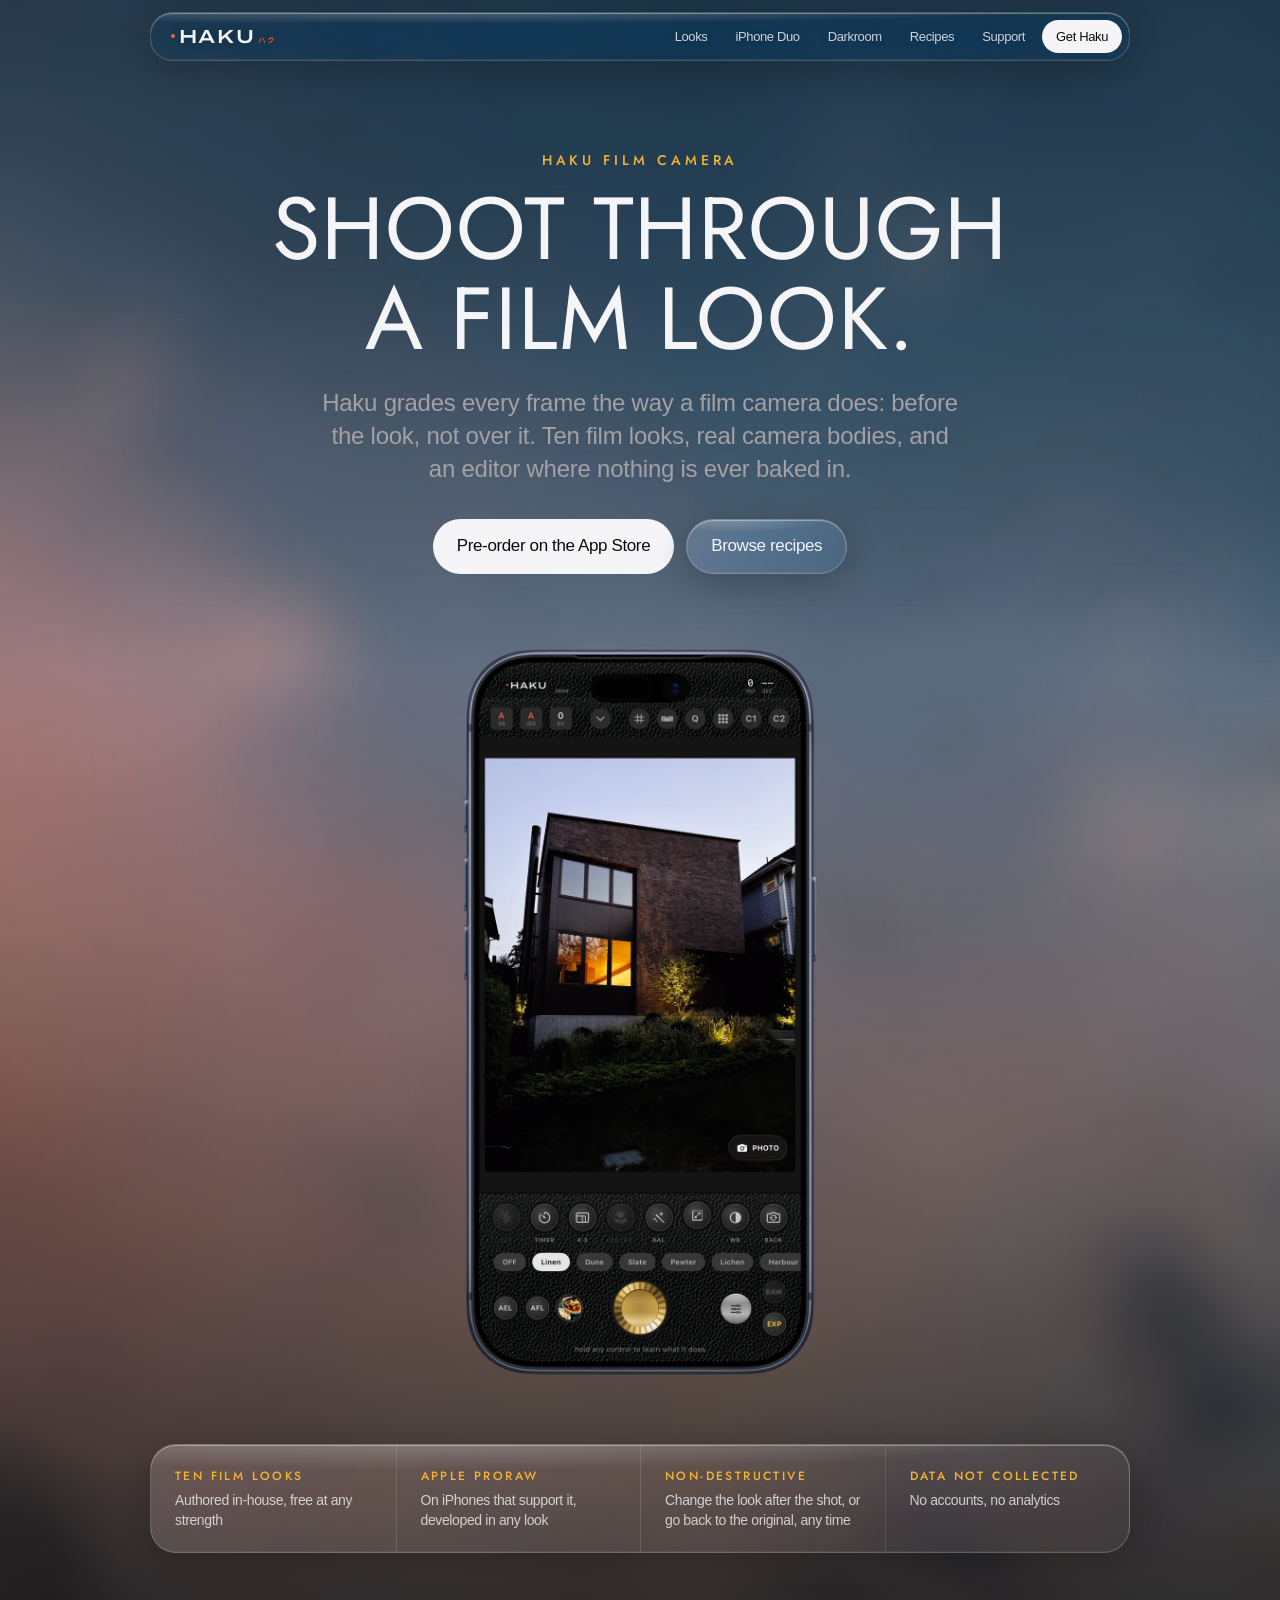
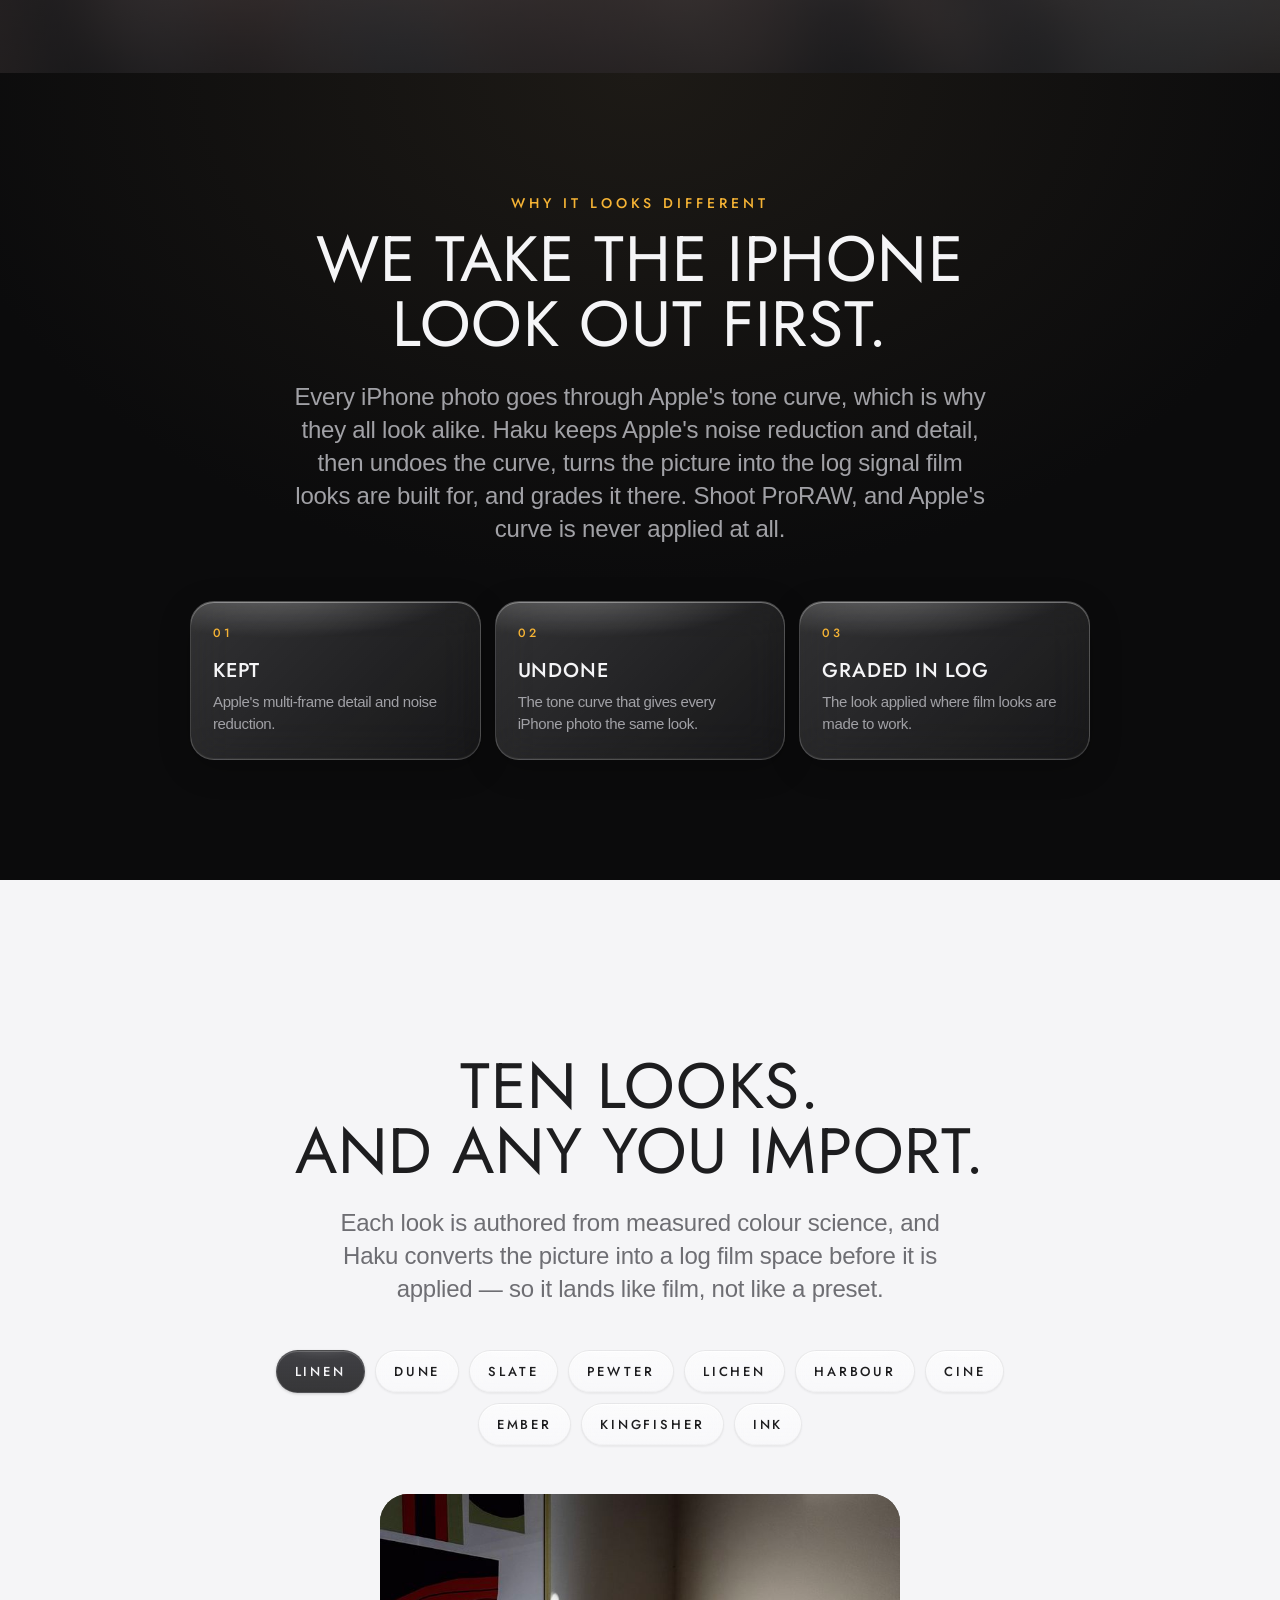
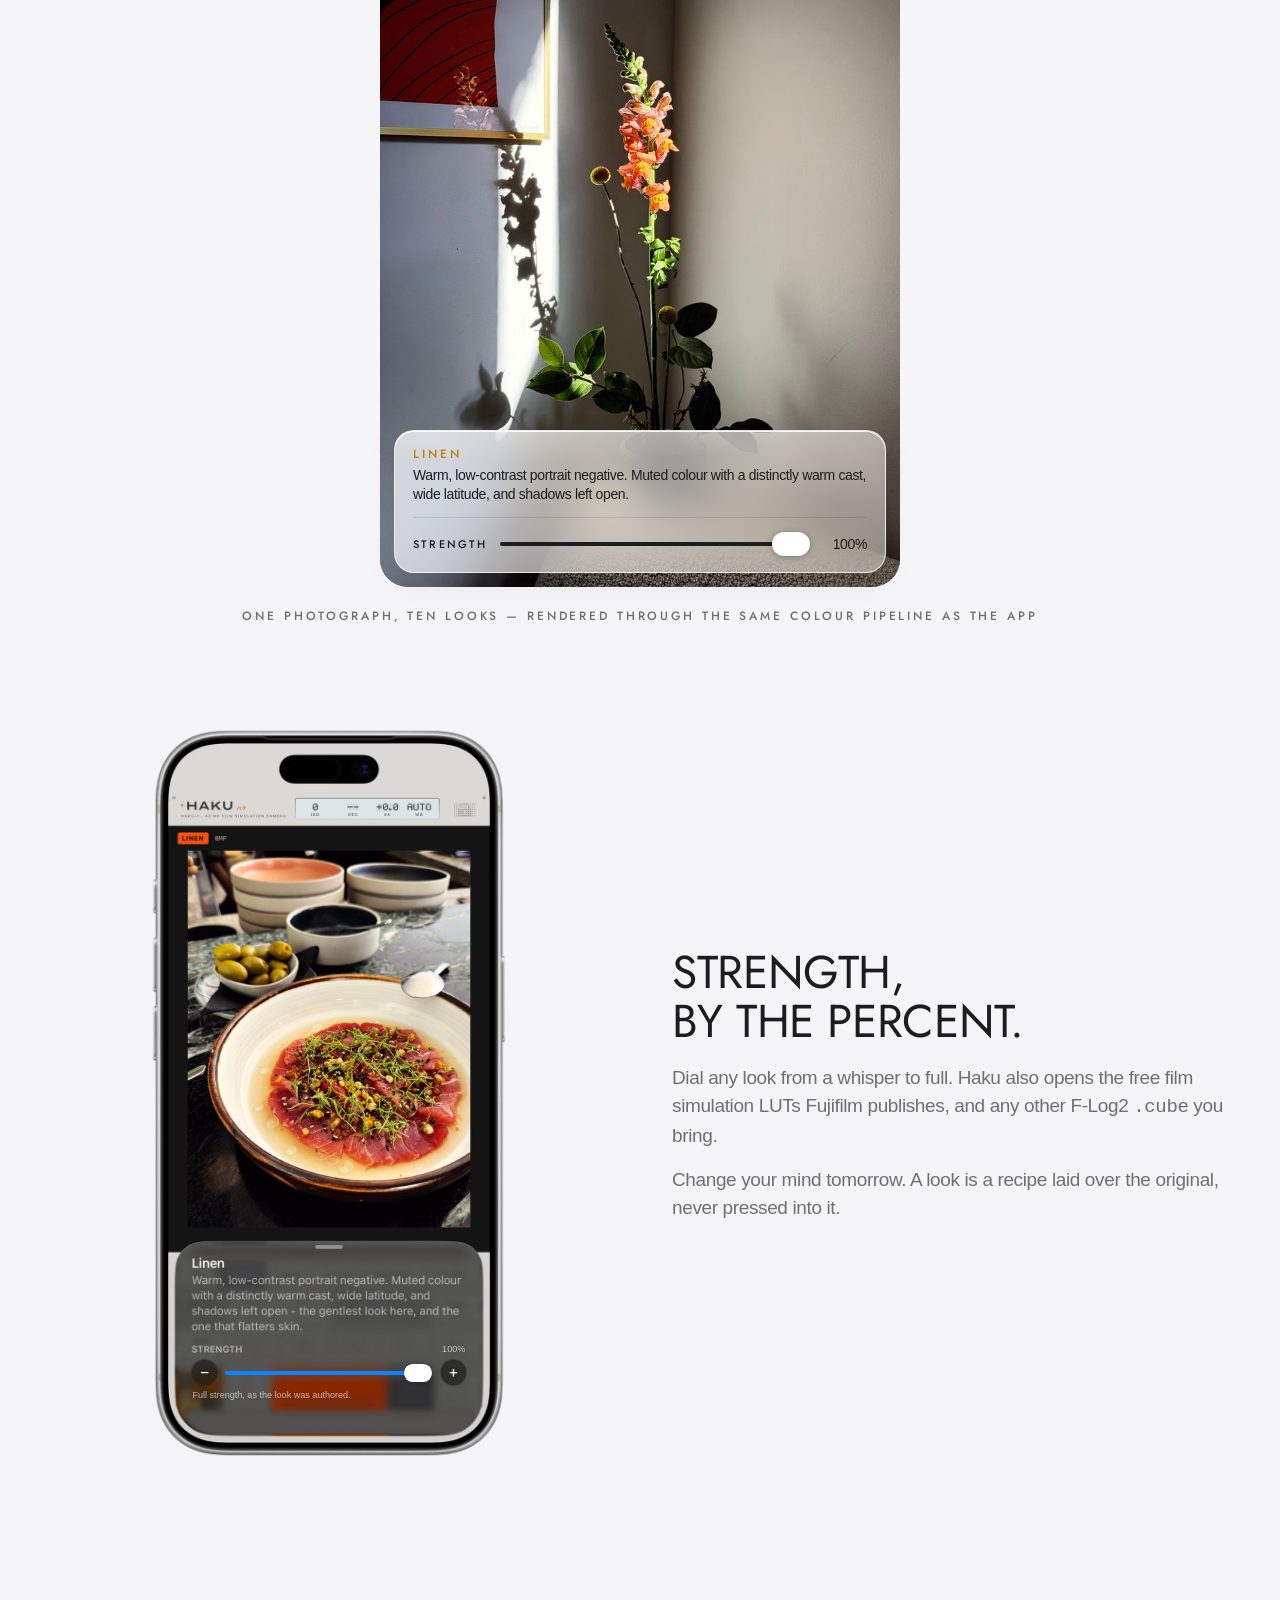
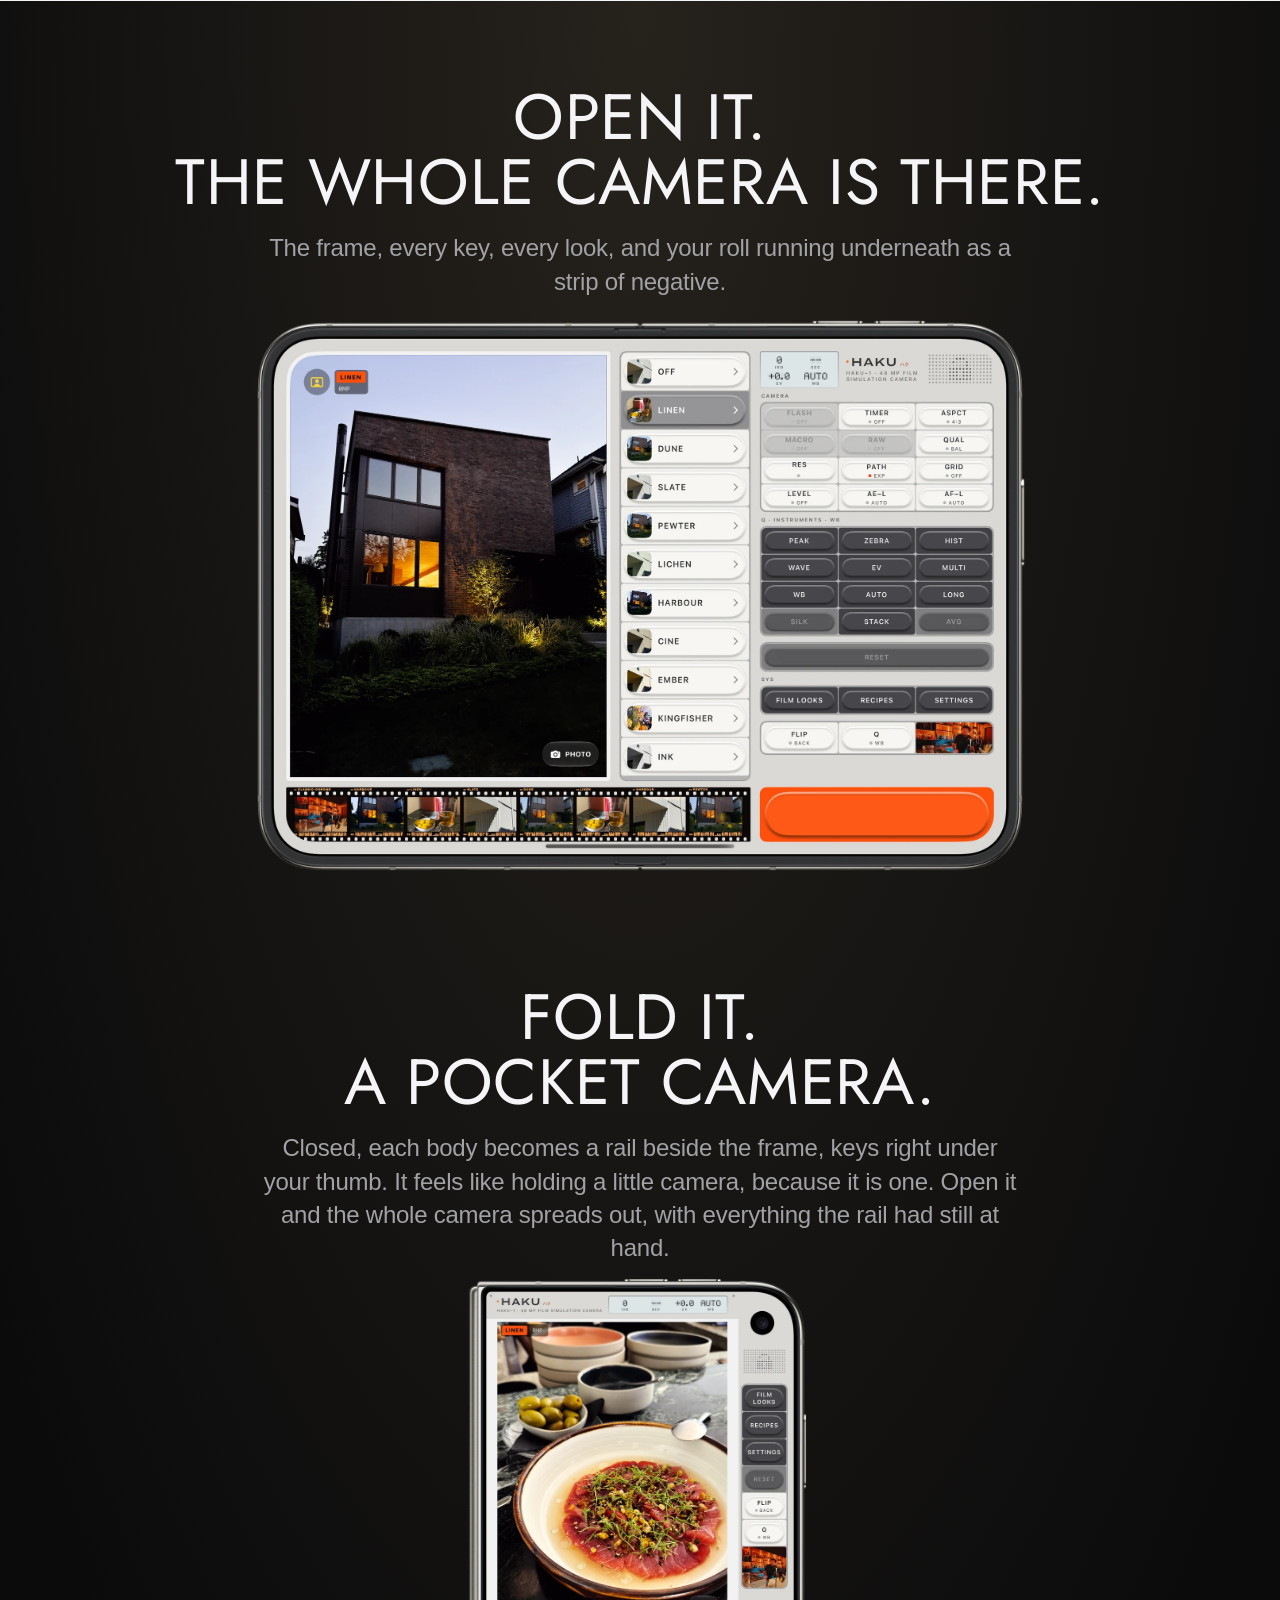
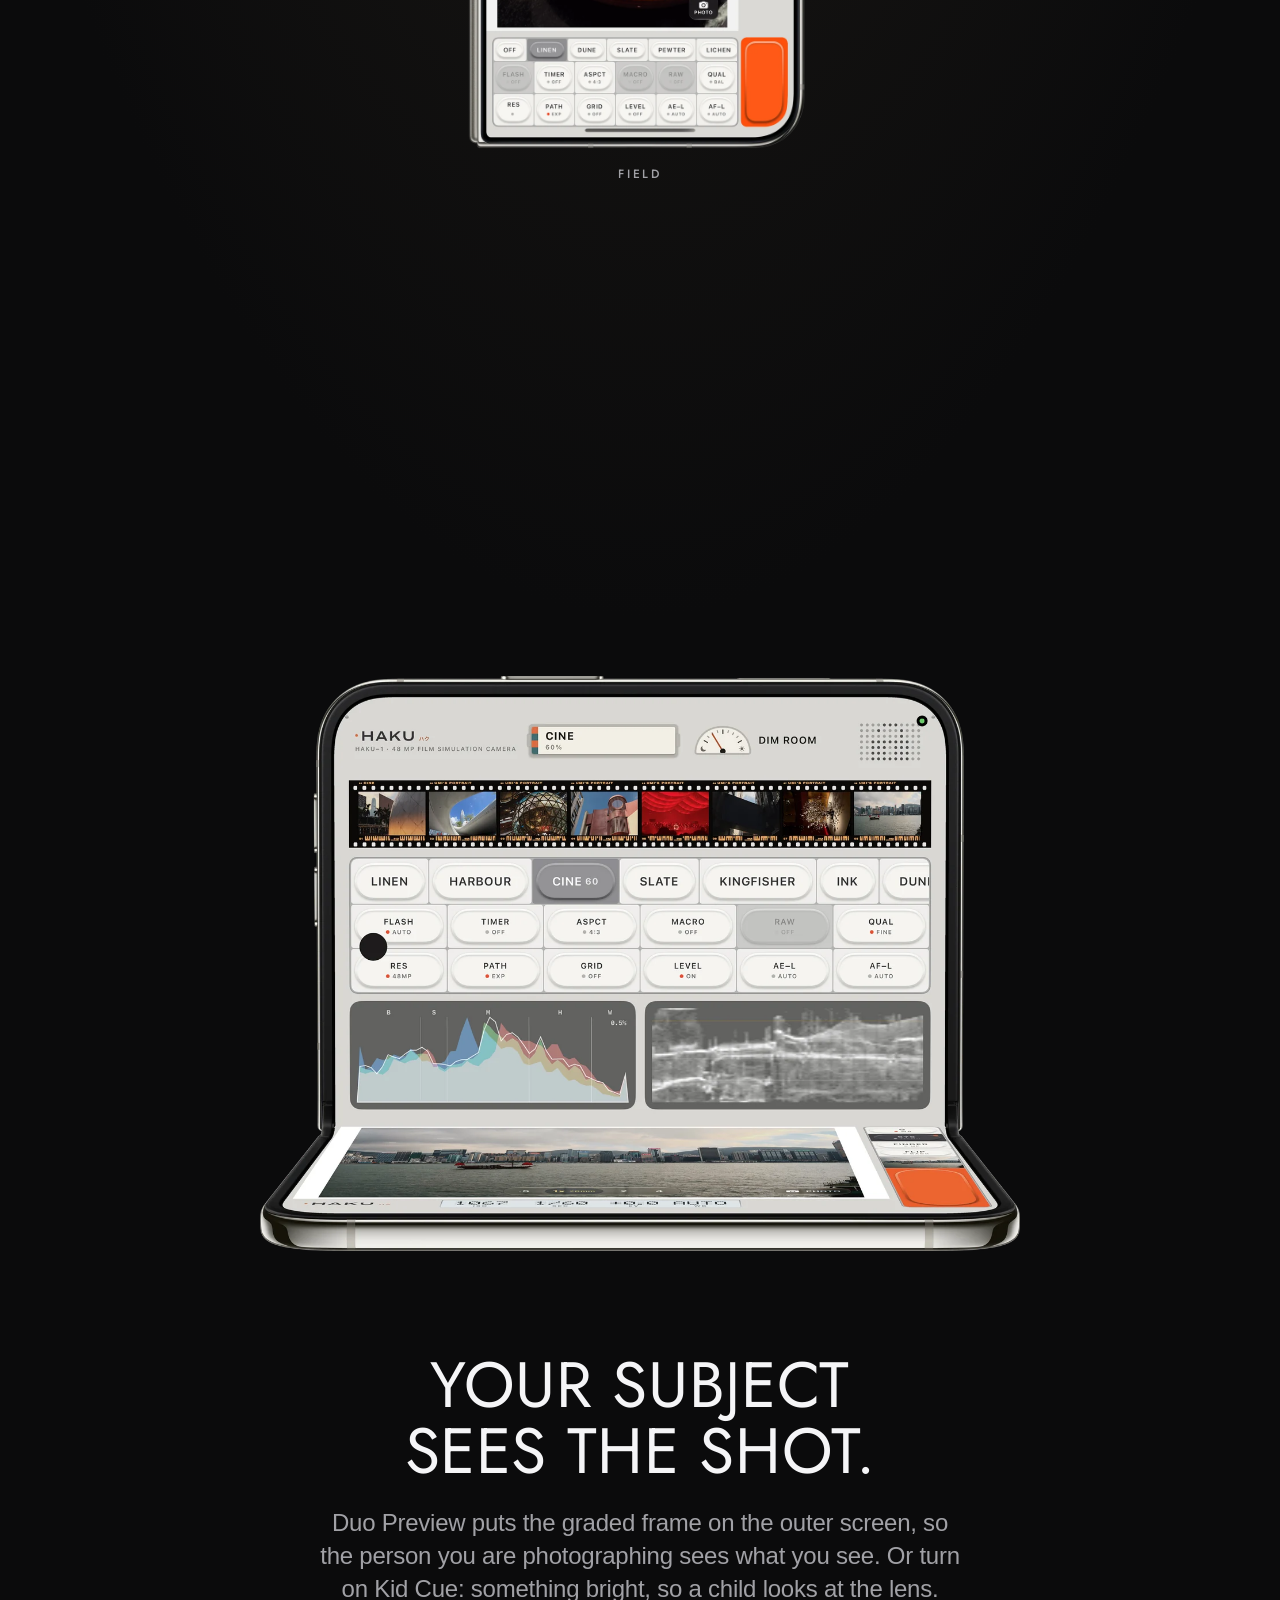
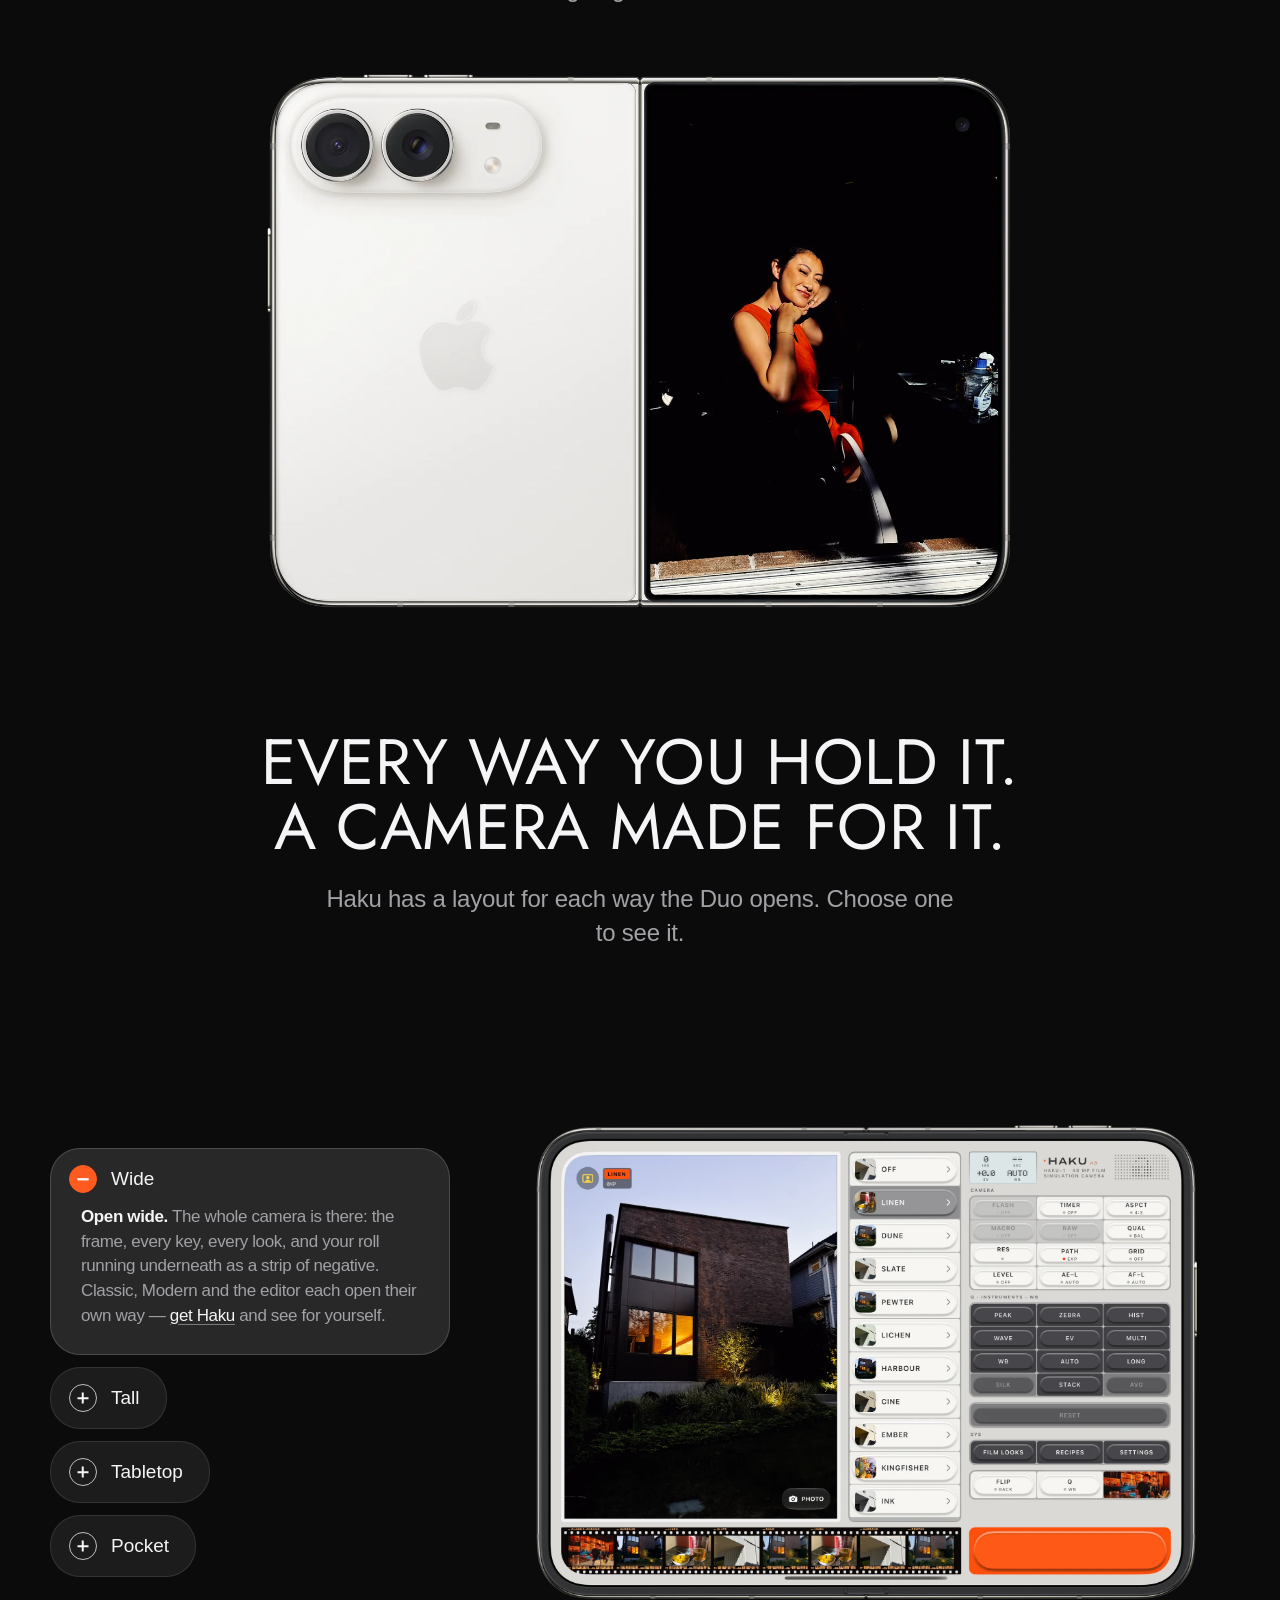
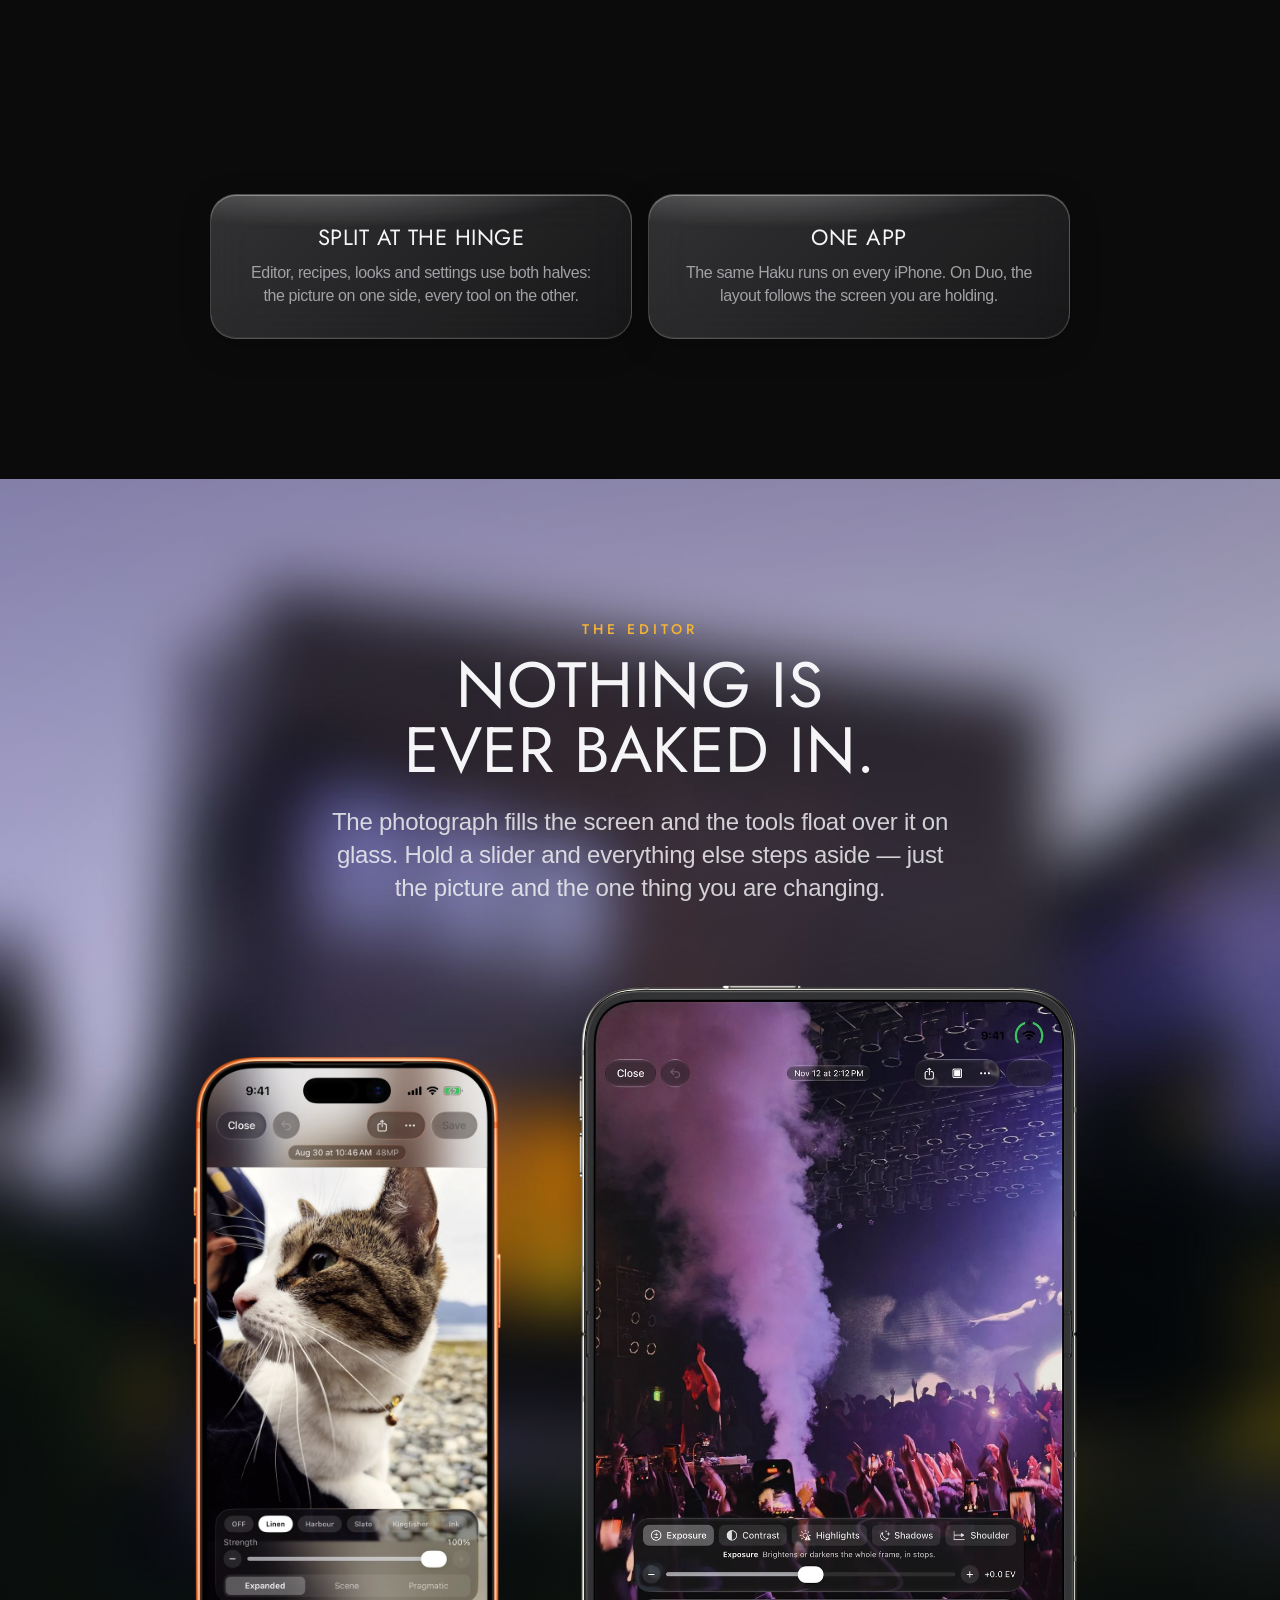
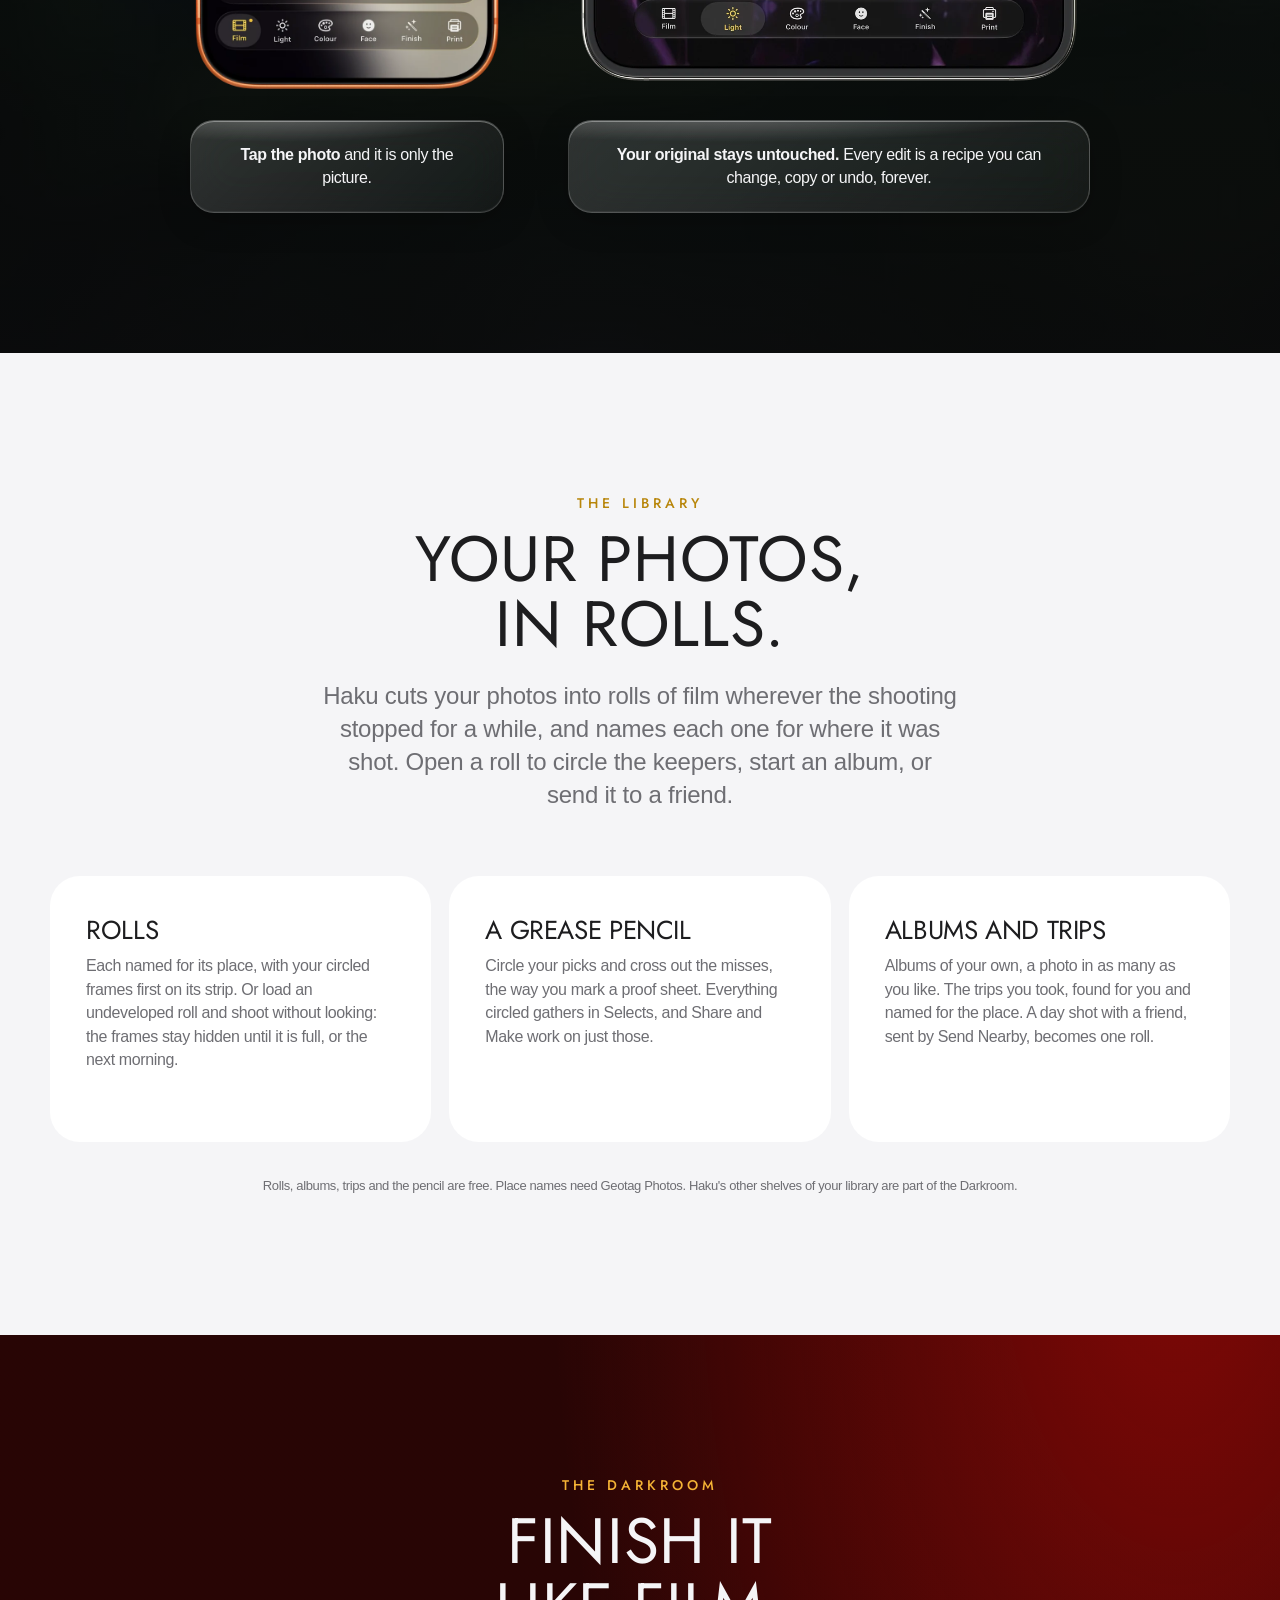
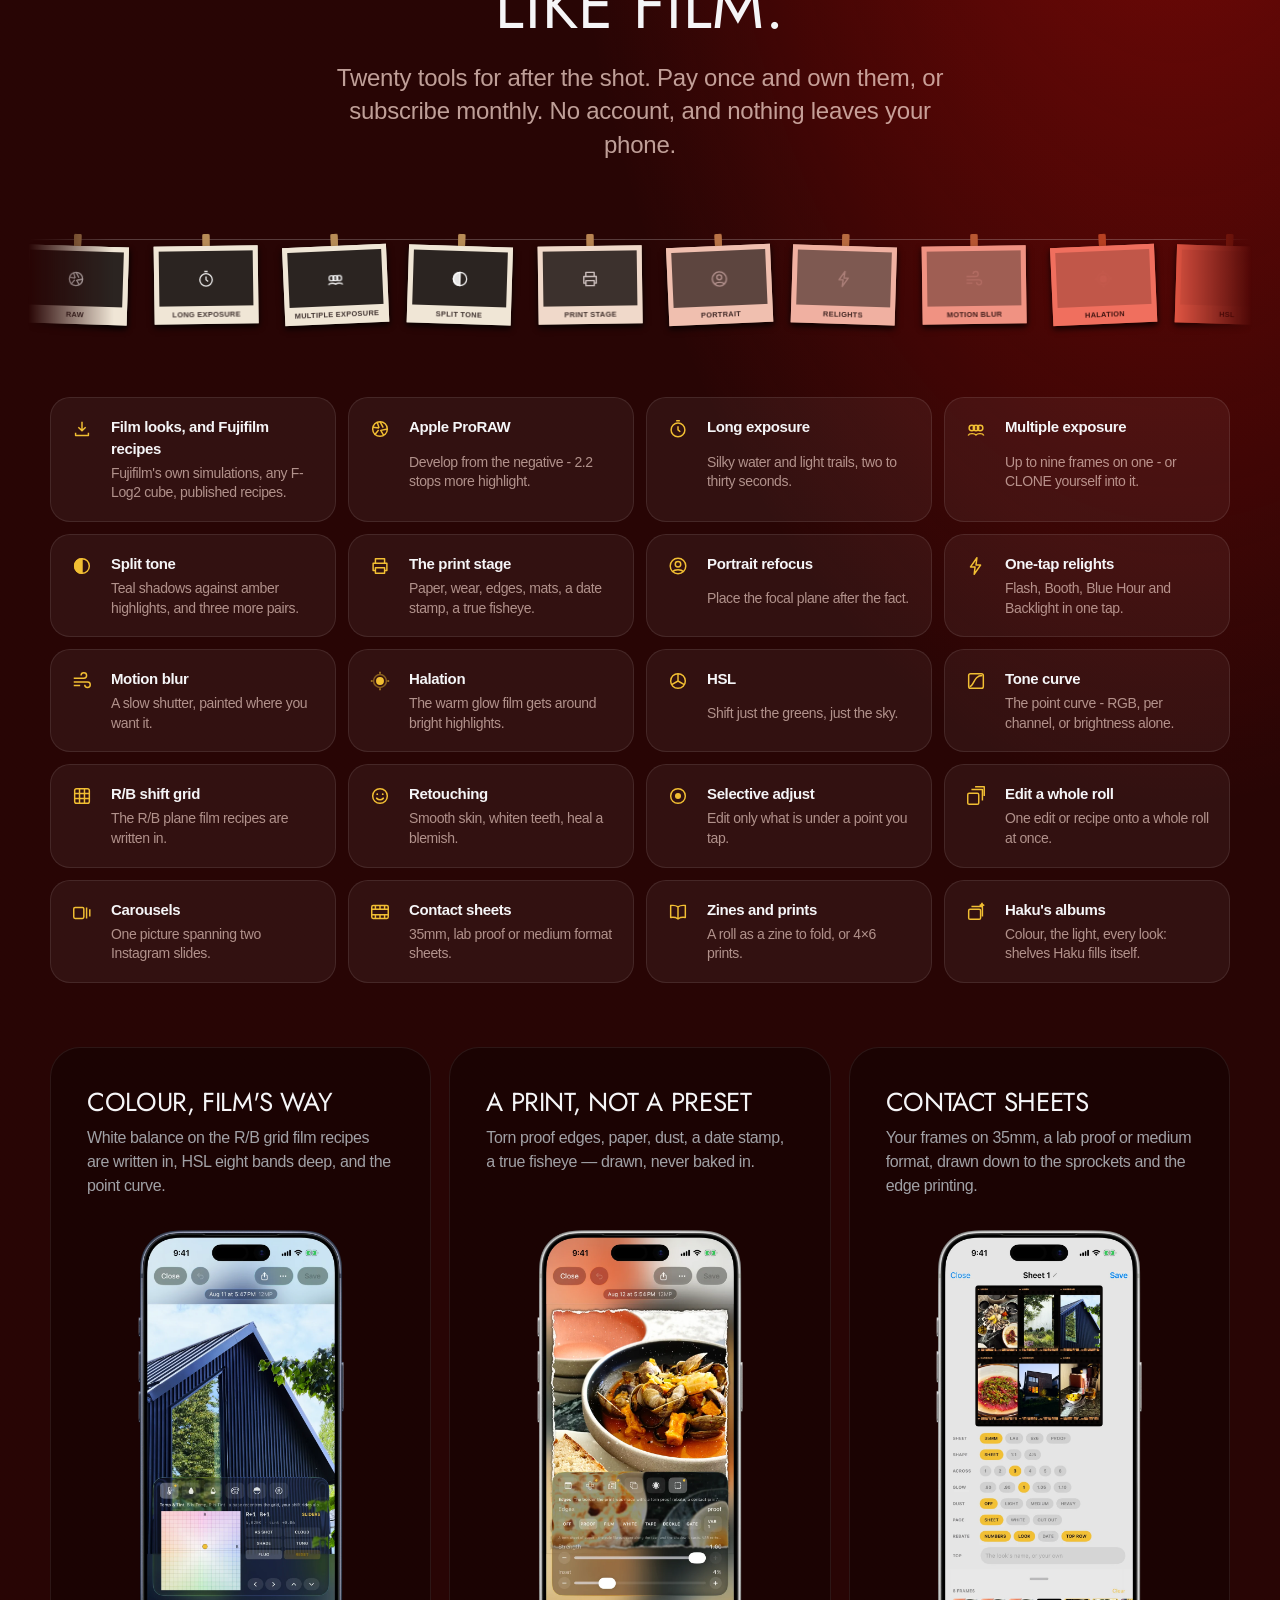
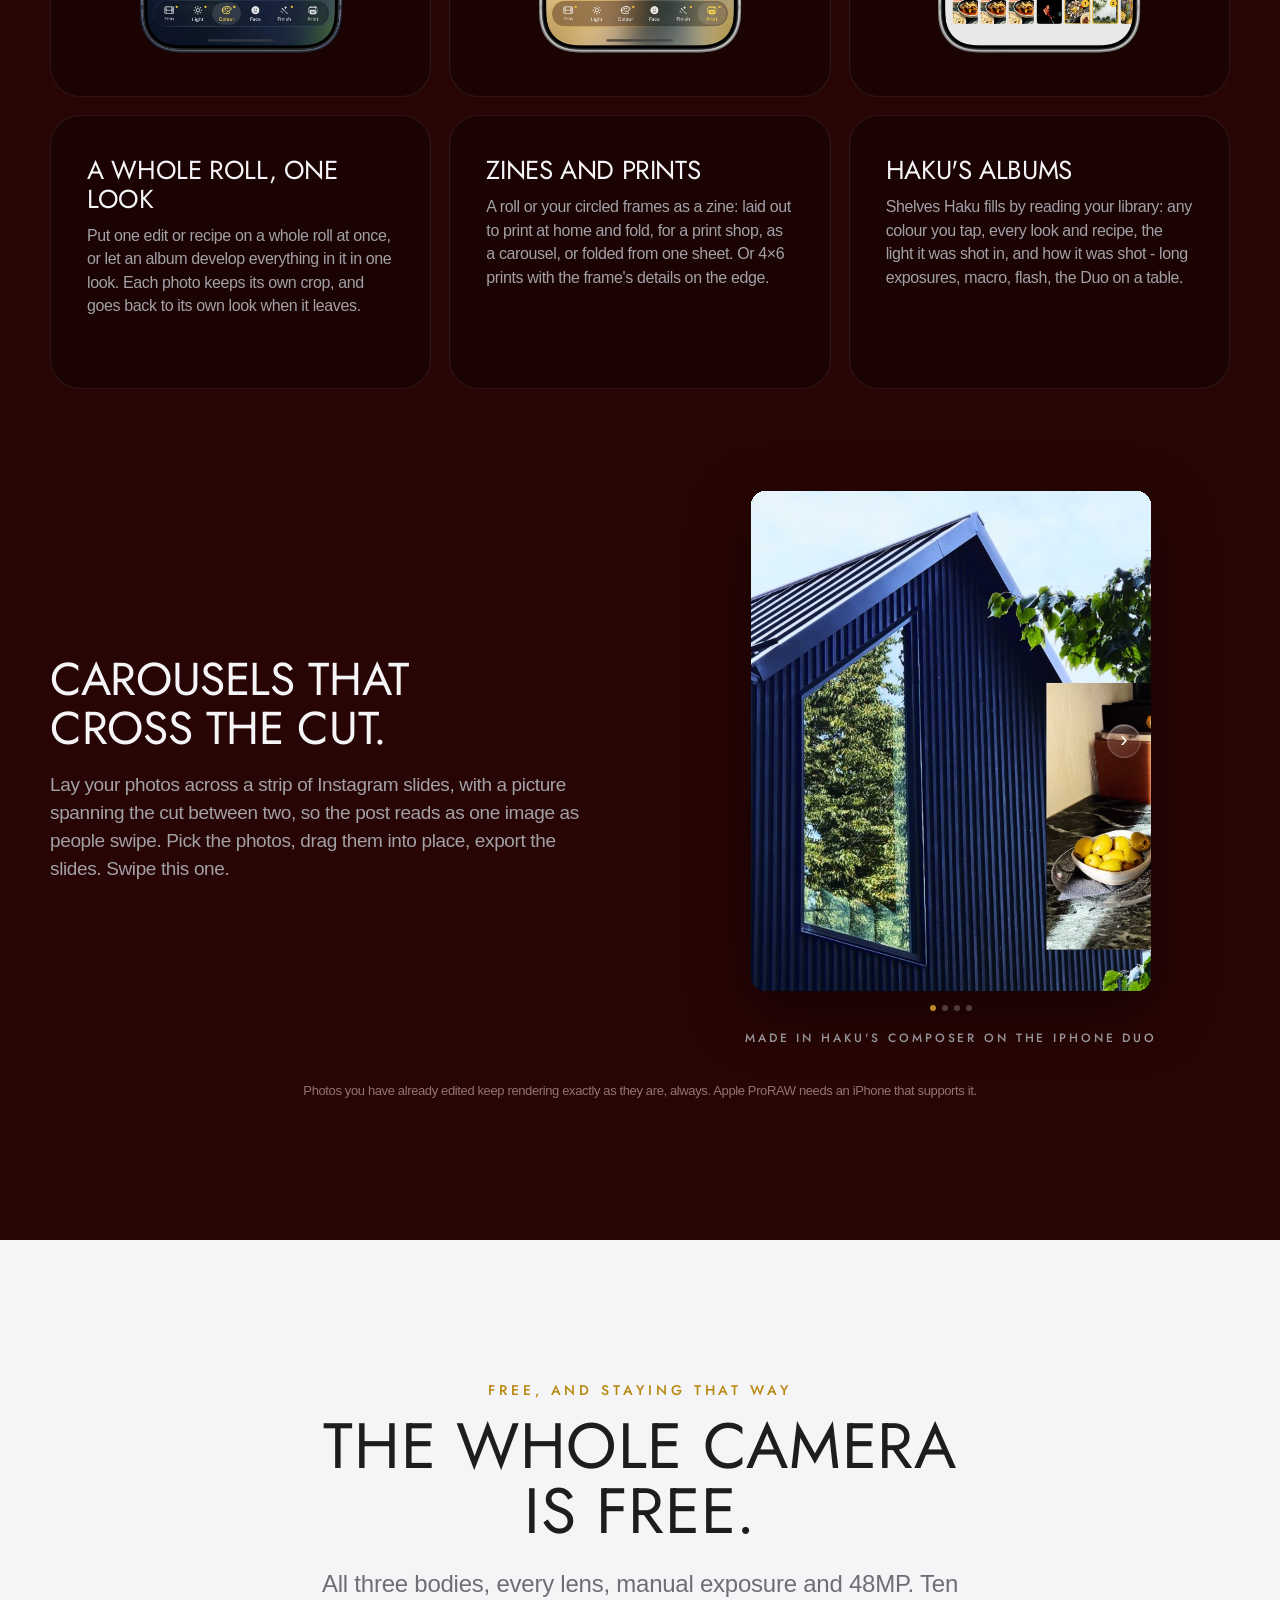
<file: card/index.html>
<!doctype html>
<!-- QR redirect for printed pieces (card). Printed codes point here, never
     at a final destination, so they keep working when it changes: the
     landing page before launch, the App Store listing after. Change the
     URL below (both places) and every code already printed follows. -->
<html lang="en">
<head>
<meta charset="utf-8">
<meta name="robots" content="noindex">
<meta http-equiv="refresh" content="0; url=/">
<link rel="canonical" href="https://hakufilmcamera.app/">
<title>Haku</title>
<script>location.replace("/");</script>
</head>
<body><a href="/">Haku - the film camera that was already in your pocket</a></body>
</html>
</file>
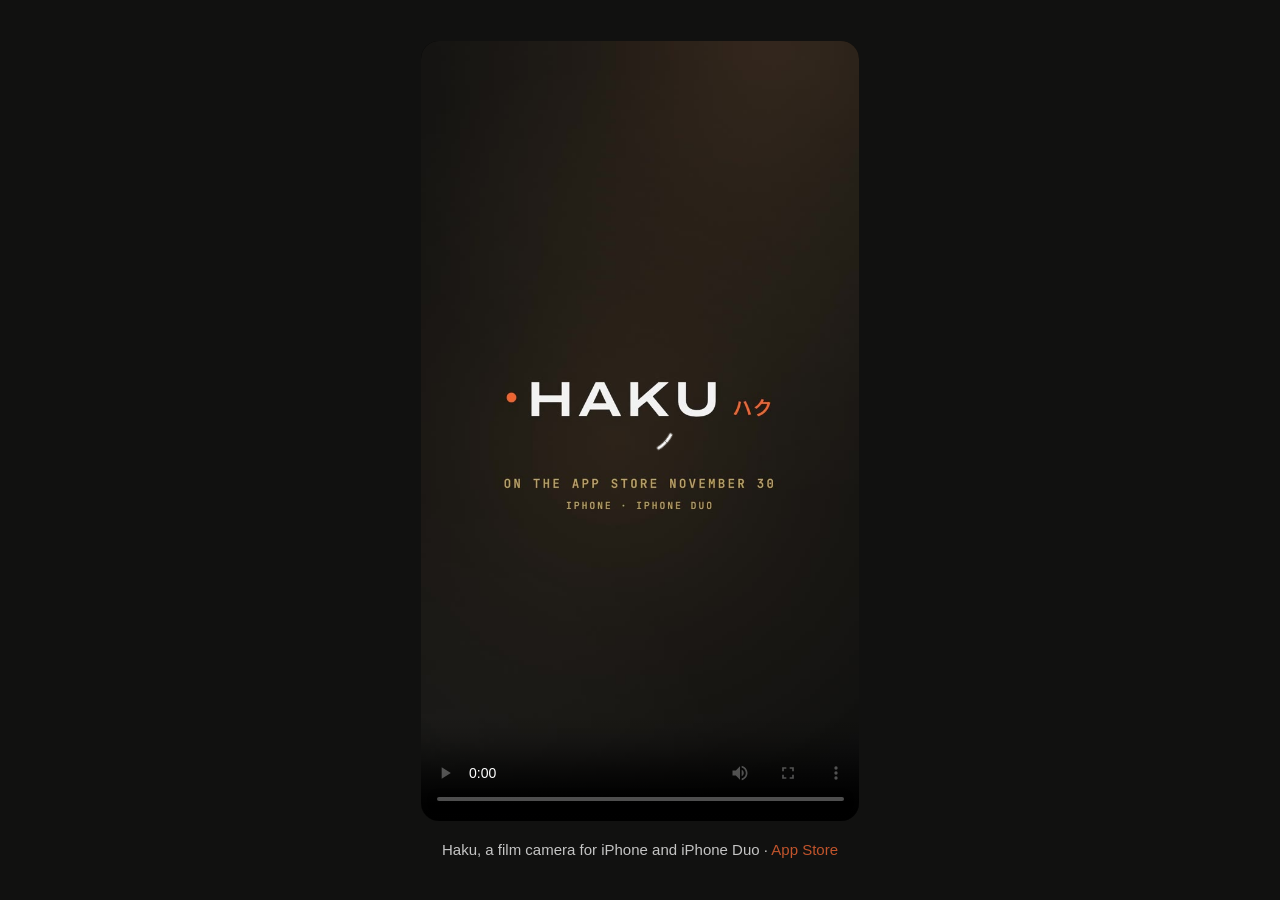
<file: film/index.html>
<!doctype html>
<html lang="en">
<head>
<meta charset="utf-8">
<meta name="viewport" content="width=device-width, initial-scale=1, viewport-fit=cover">
<title>Haku — Film</title>
<!-- Unlisted: the App Store nomination's film. Nothing on the site links here. -->
<meta name="robots" content="noindex, nofollow">
<meta name="theme-color" content="#111110">
<link rel="icon" href="/assets/icon.png">
<link rel="apple-touch-icon" href="/assets/icon.png">
<style>
  :root { color-scheme: dark; }
  html, body { margin: 0; height: 100%; background: #111110; color: #f2f2f2;
    font: 15px/1.4 -apple-system, BlinkMacSystemFont, "Helvetica Neue", sans-serif; }
  main { min-height: 100%; display: flex; flex-direction: column; align-items: center;
    justify-content: center; gap: 18px; padding: 24px 16px; box-sizing: border-box; }
  video { display: block; width: min(100%, calc((100vh - 120px) * 9 / 16), 540px);
    aspect-ratio: 9 / 16; border-radius: 18px; background: #000; }
  a { color: #ed6533; text-decoration: none; }
  p { margin: 0; opacity: 0.8; text-align: center; }
</style>
</head>
<body>
<main>
  <video src="/film/haku-film.mp4" poster="/film/haku-film.jpg" controls playsinline preload="metadata"></video>
  <p>Haku, a film camera for iPhone and iPhone Duo &middot;
    <a href="https://apps.apple.com/app/id6798982888">App Store</a></p>
</main>
</body>
</html>
</file>
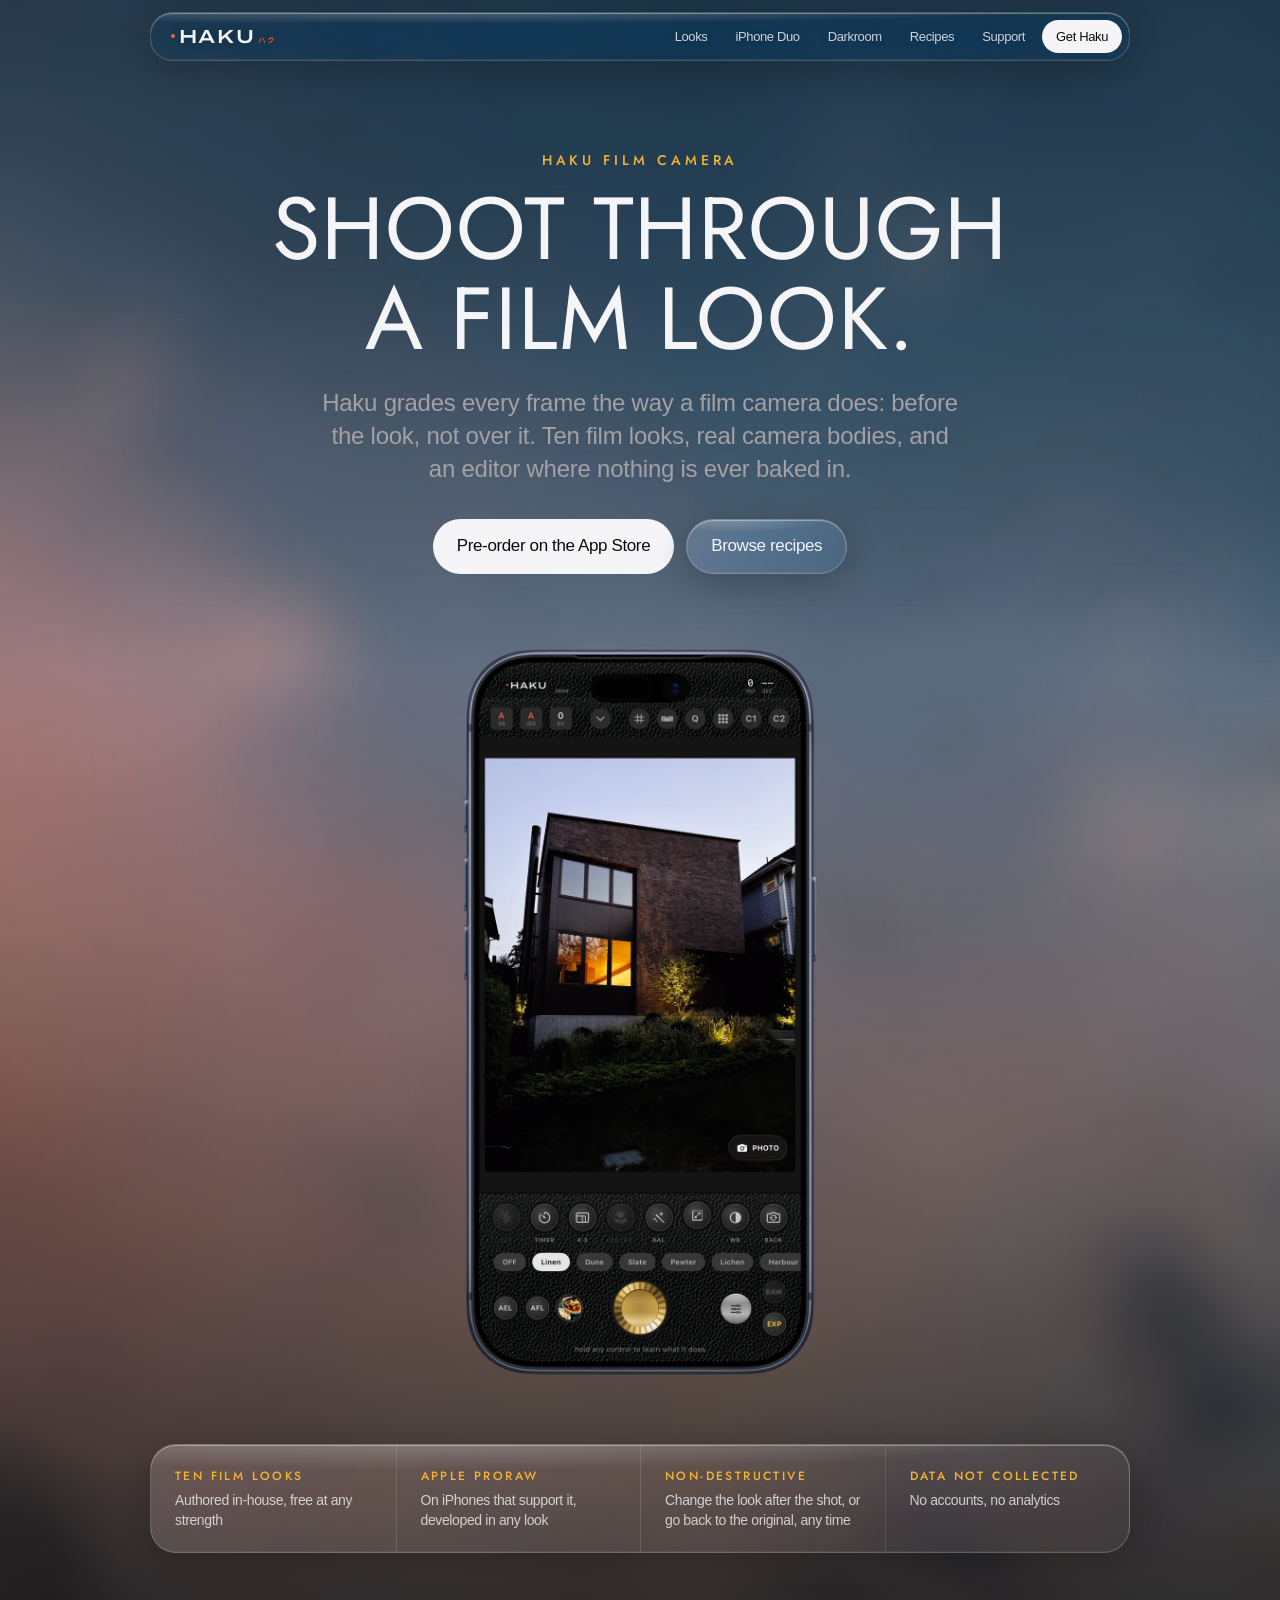
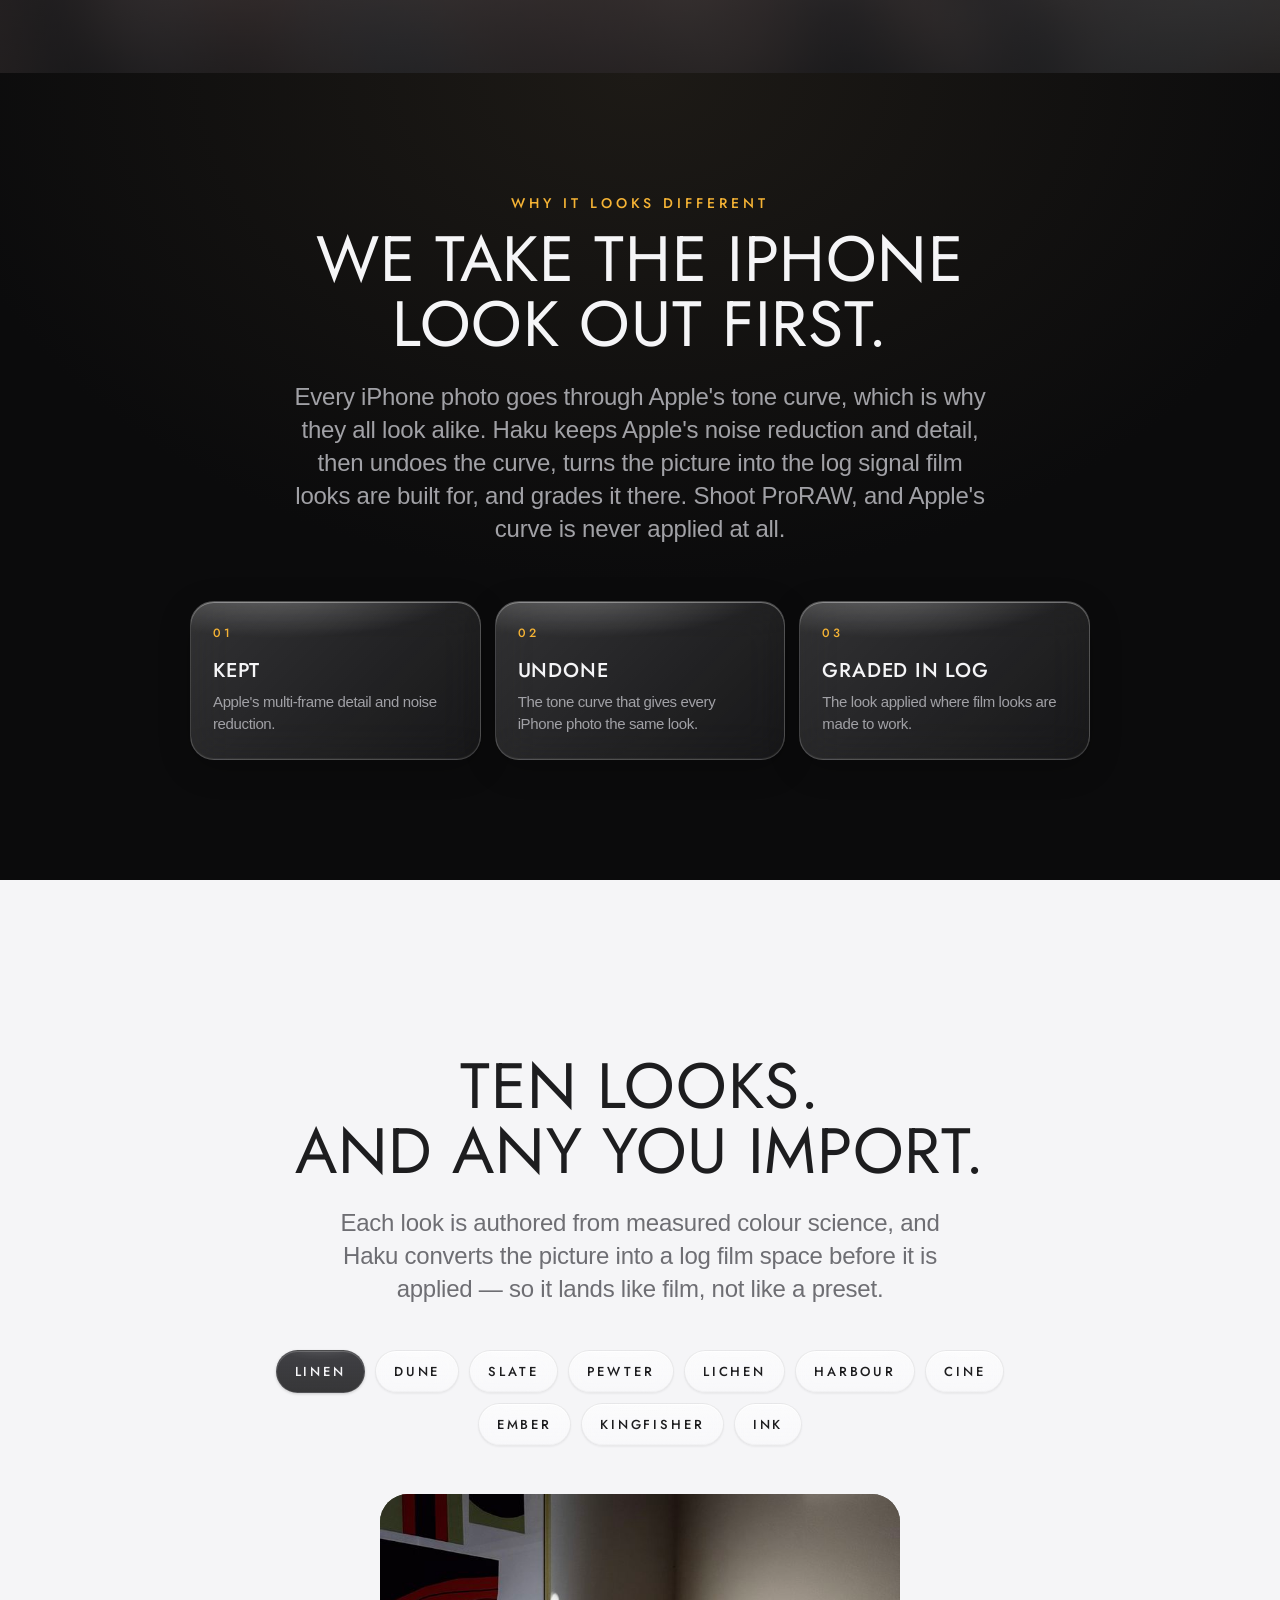
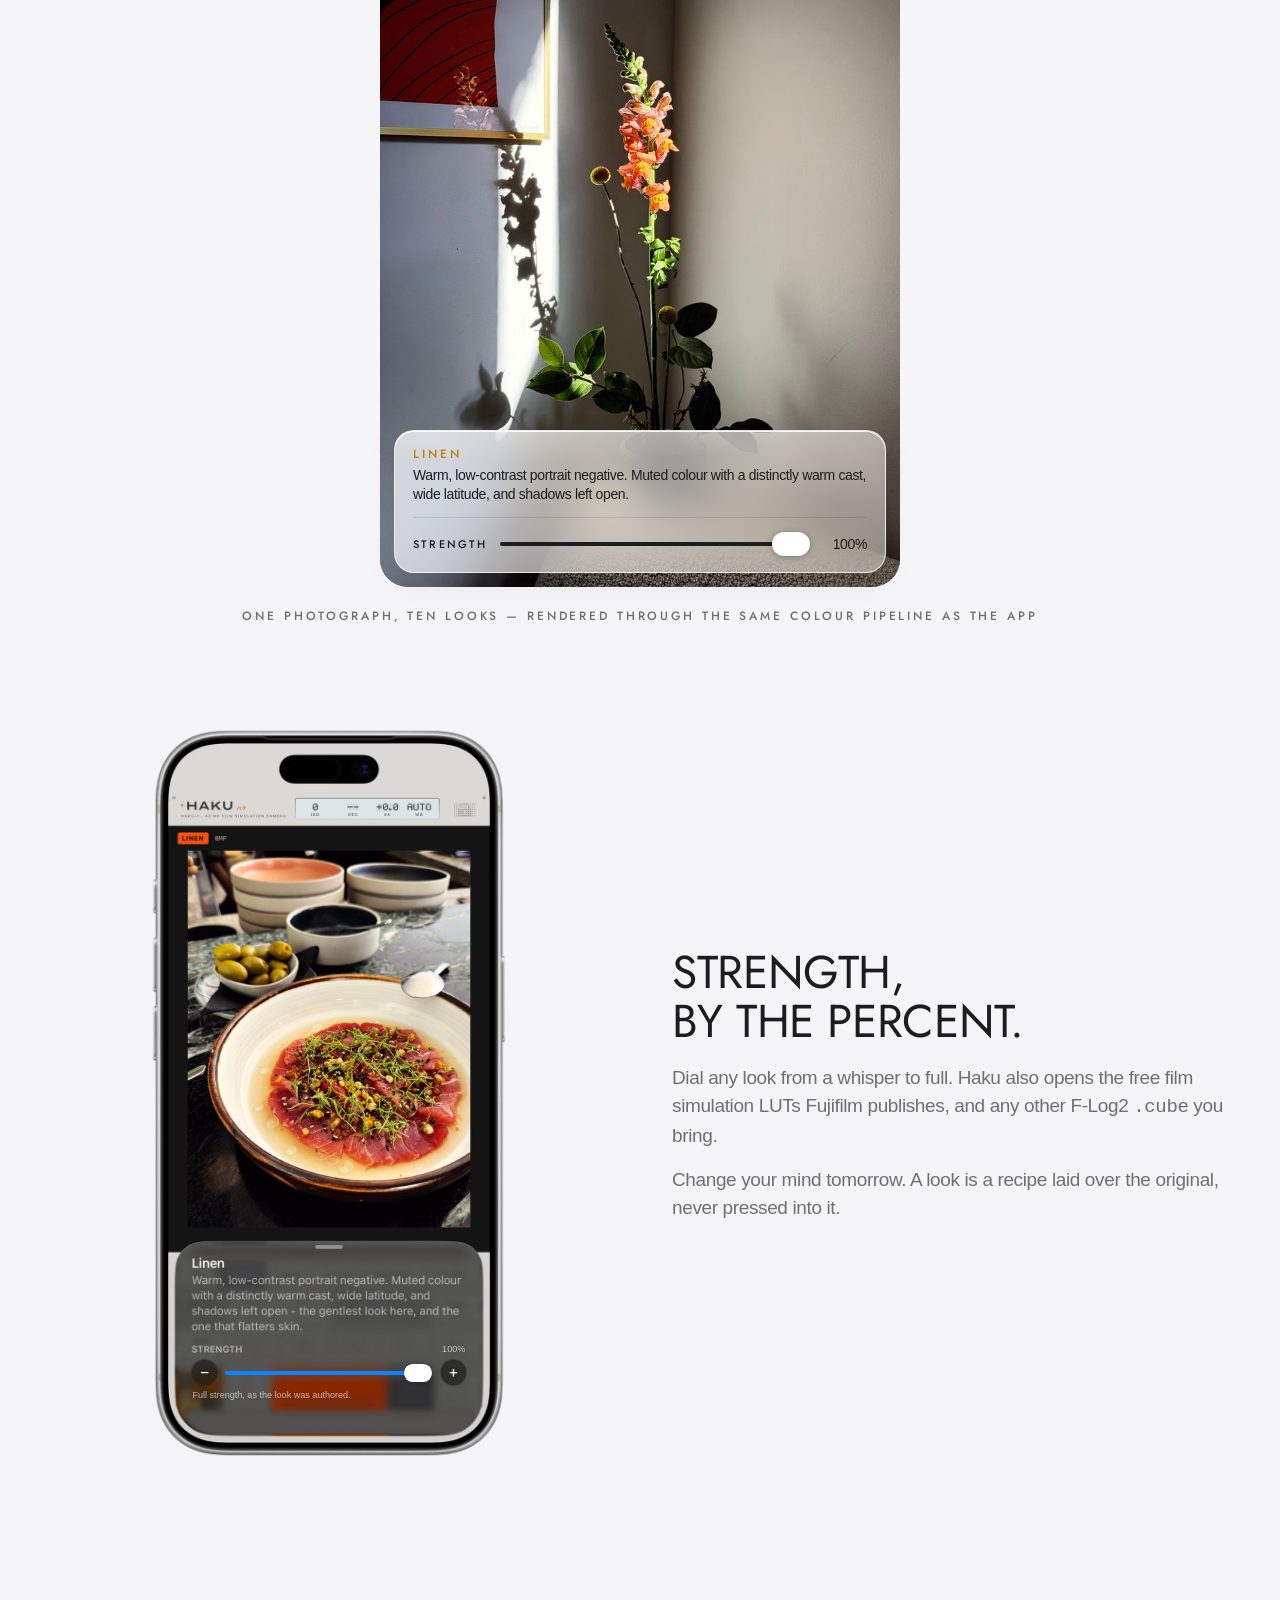
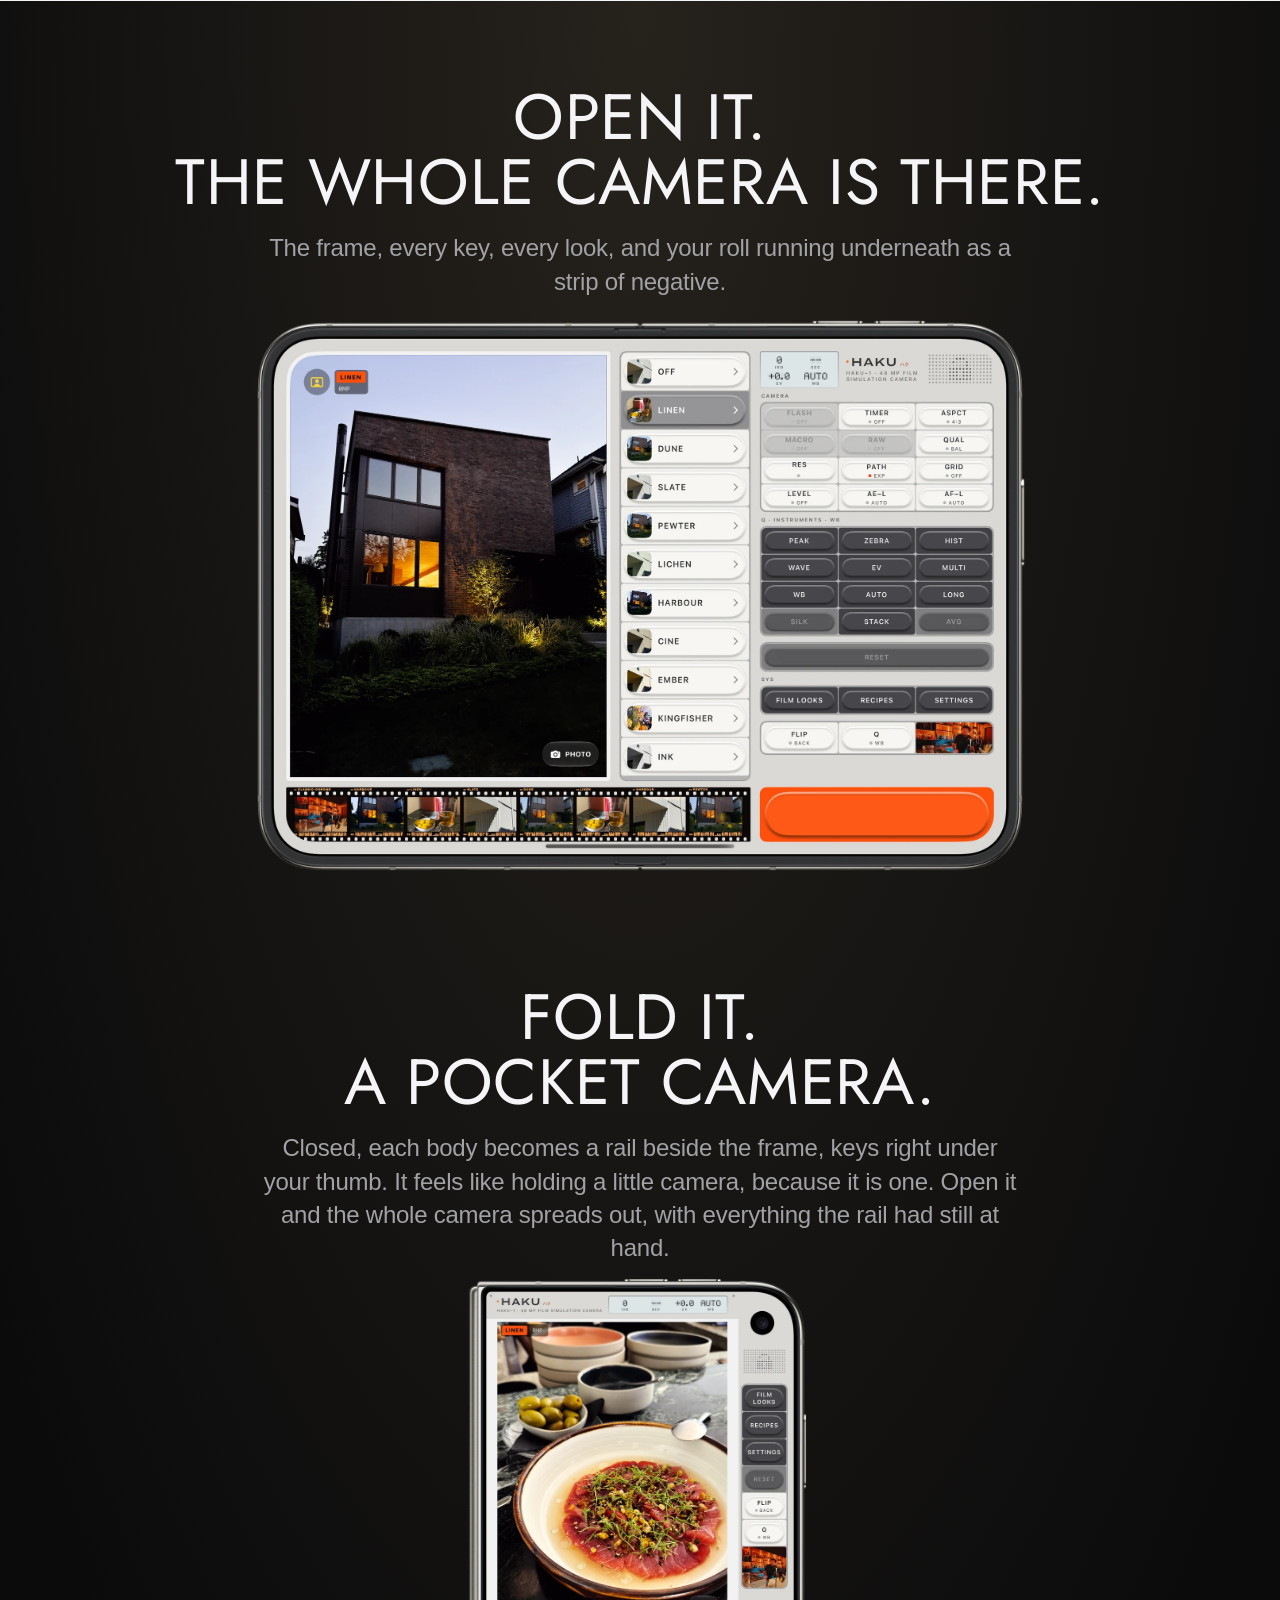
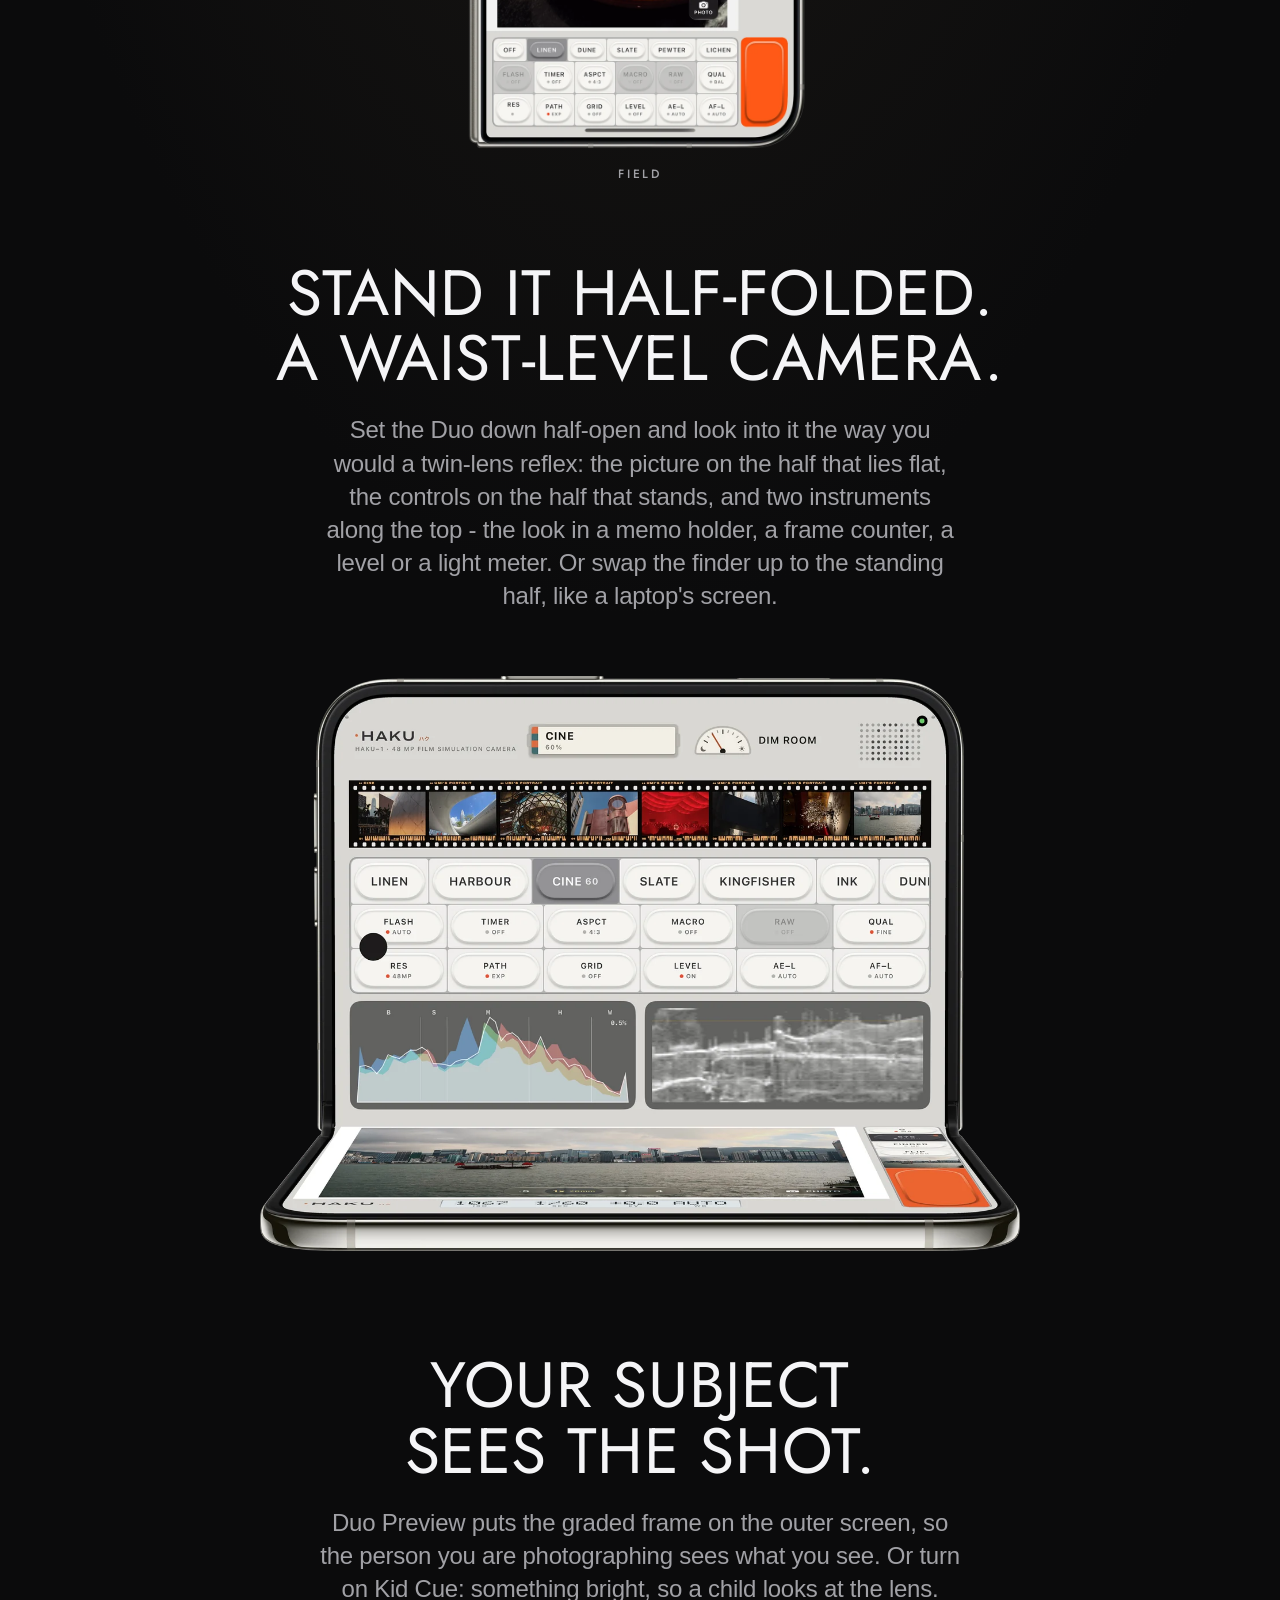
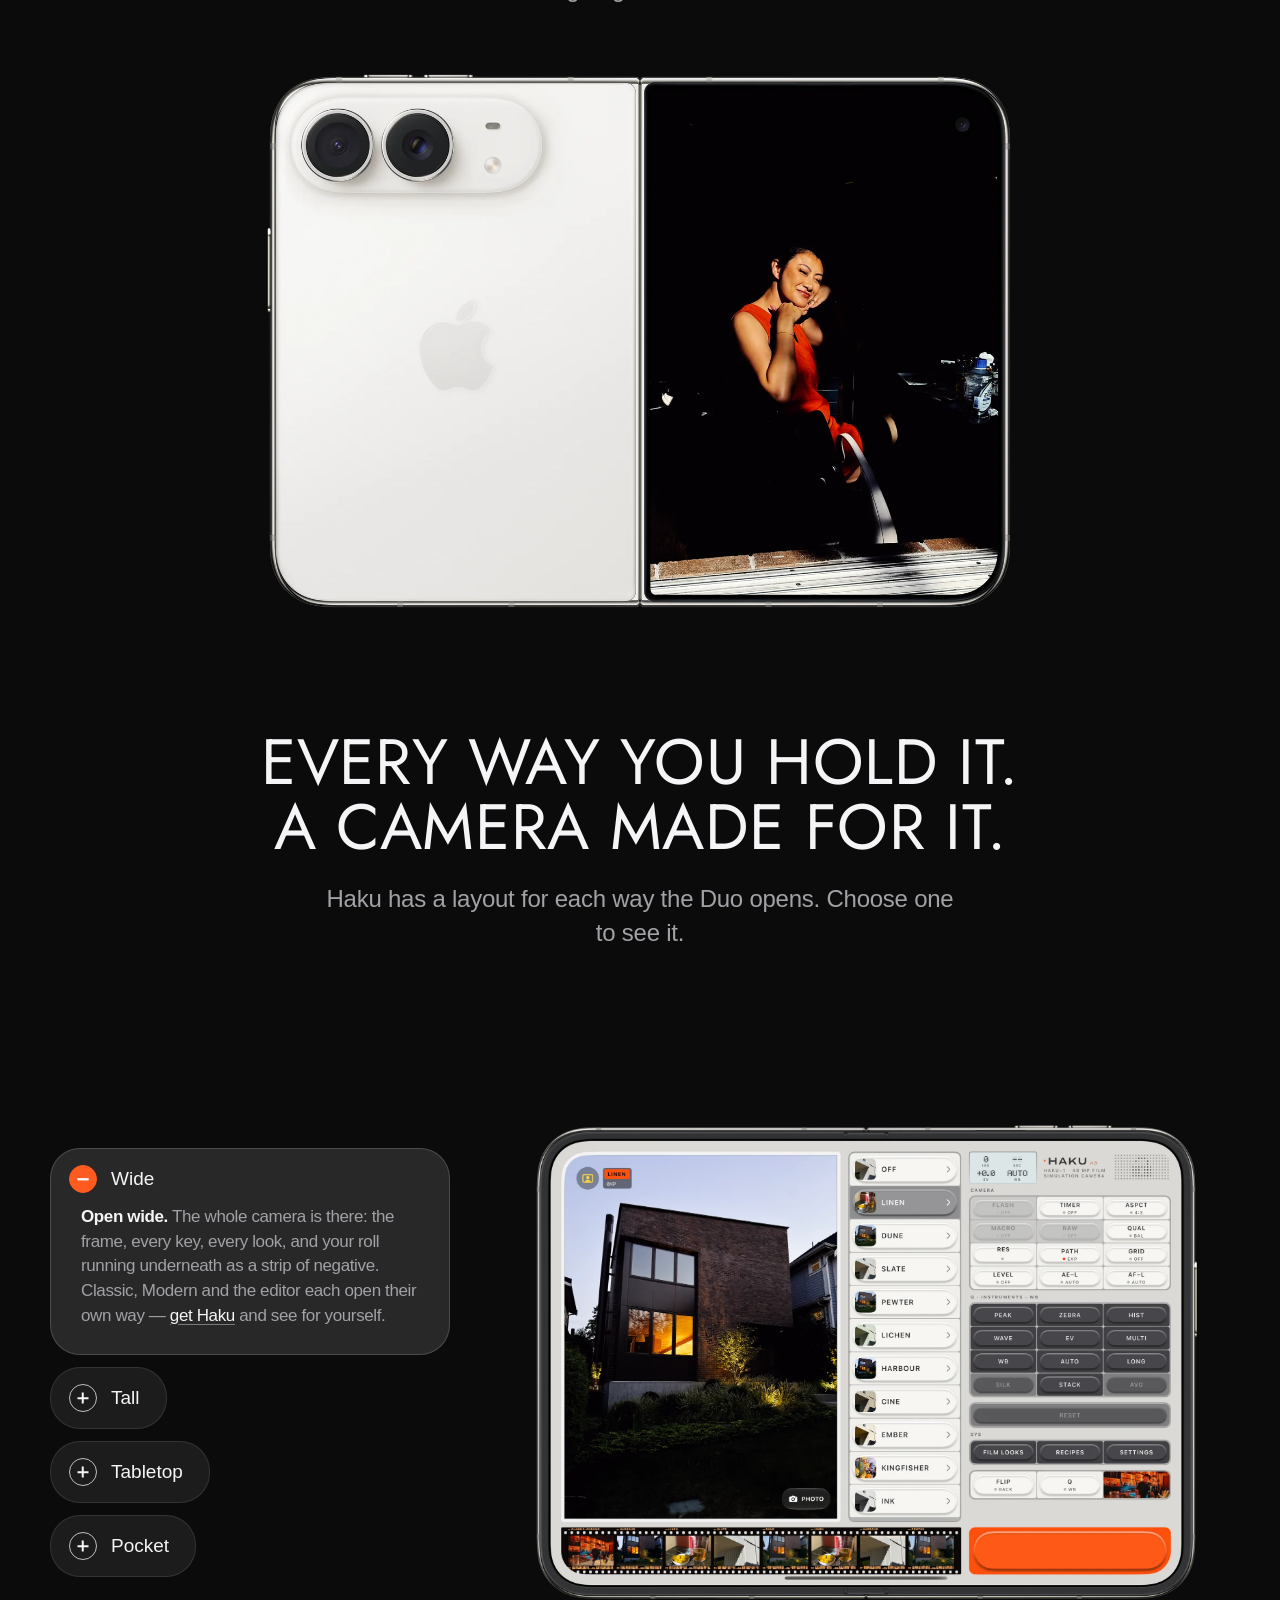
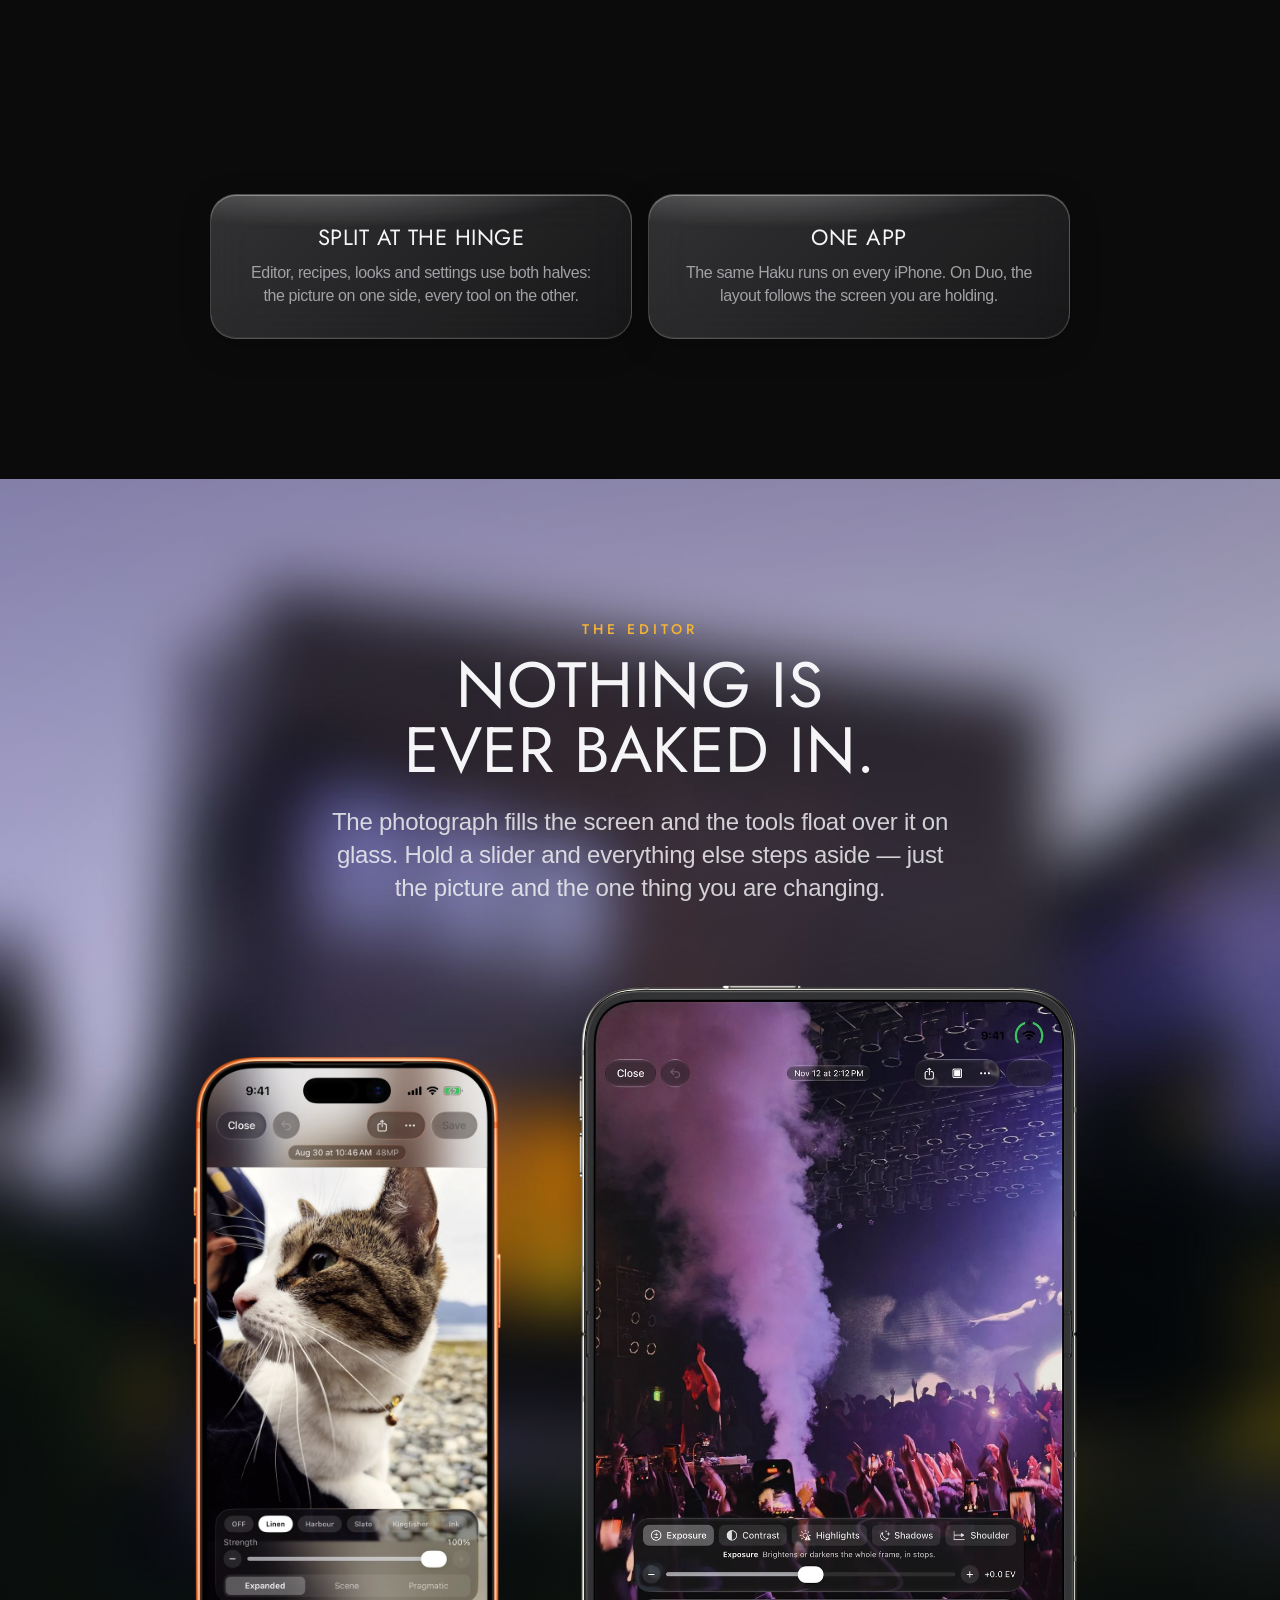
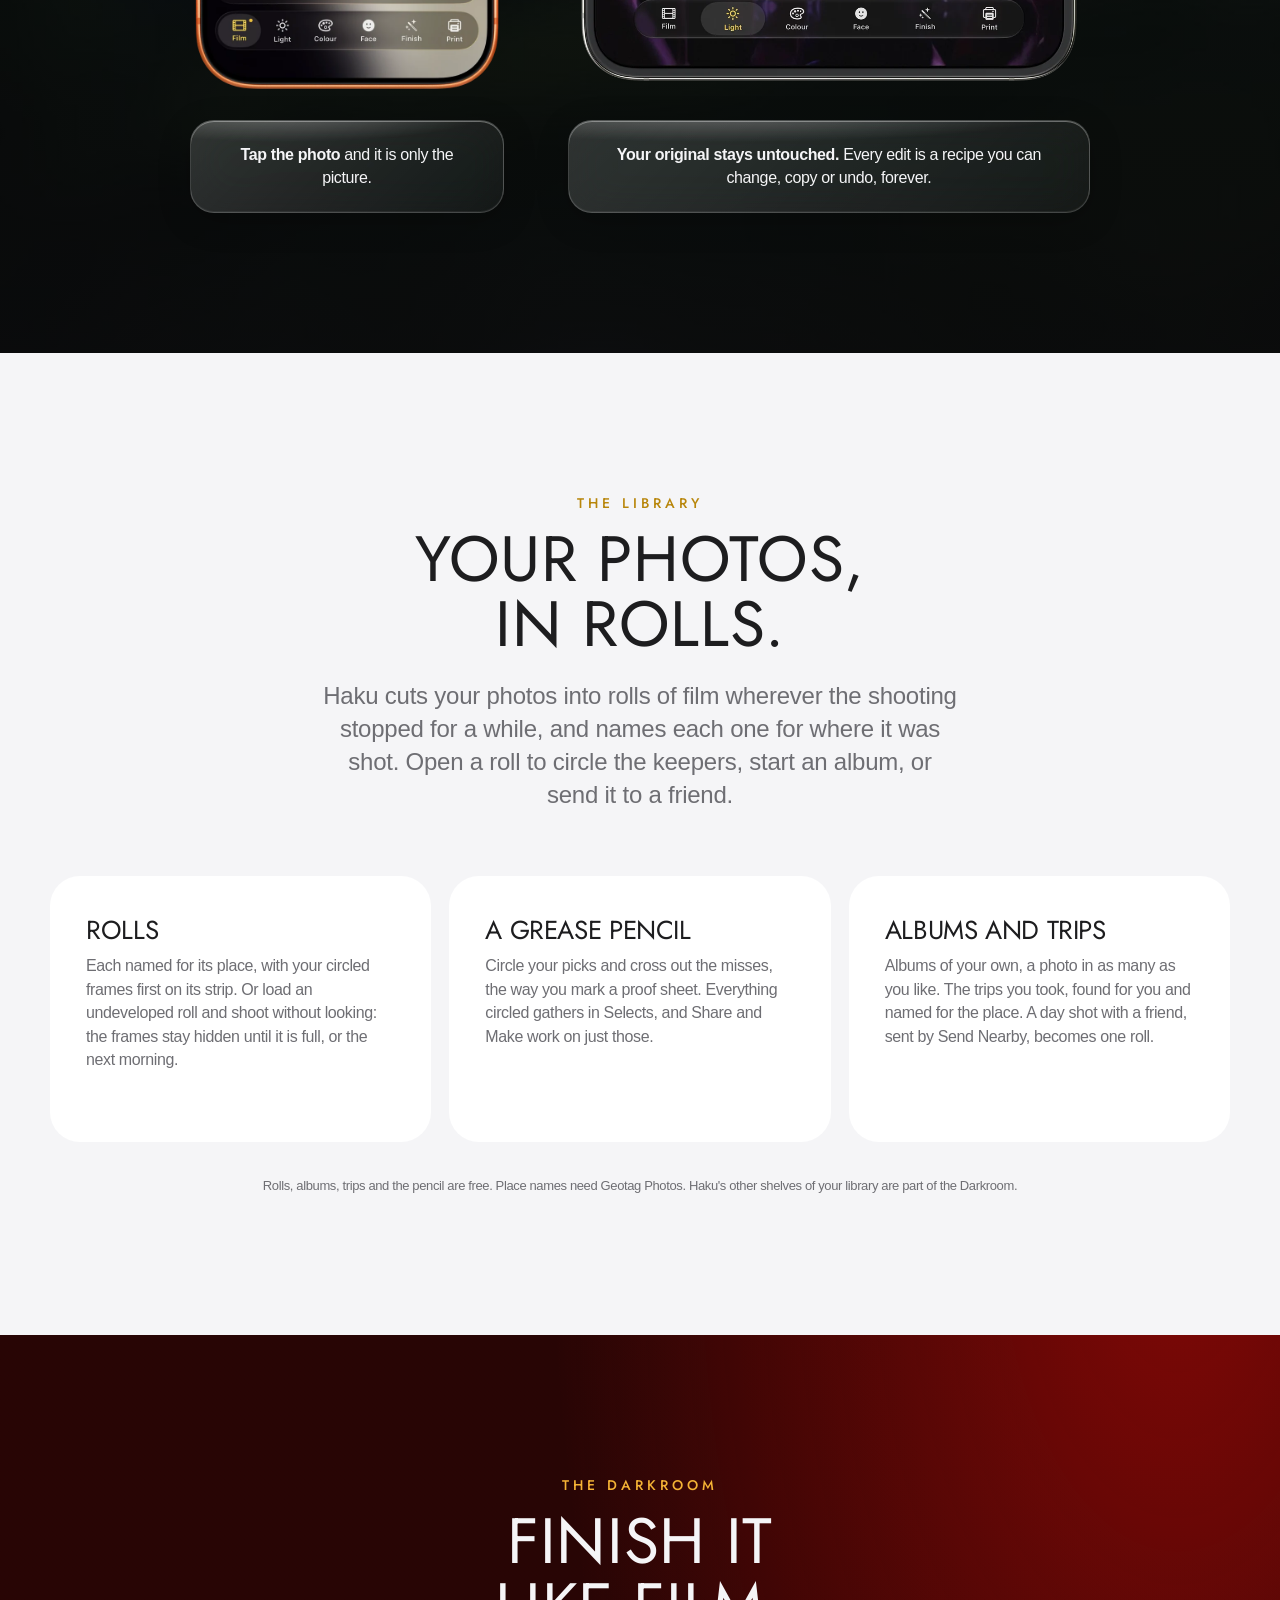
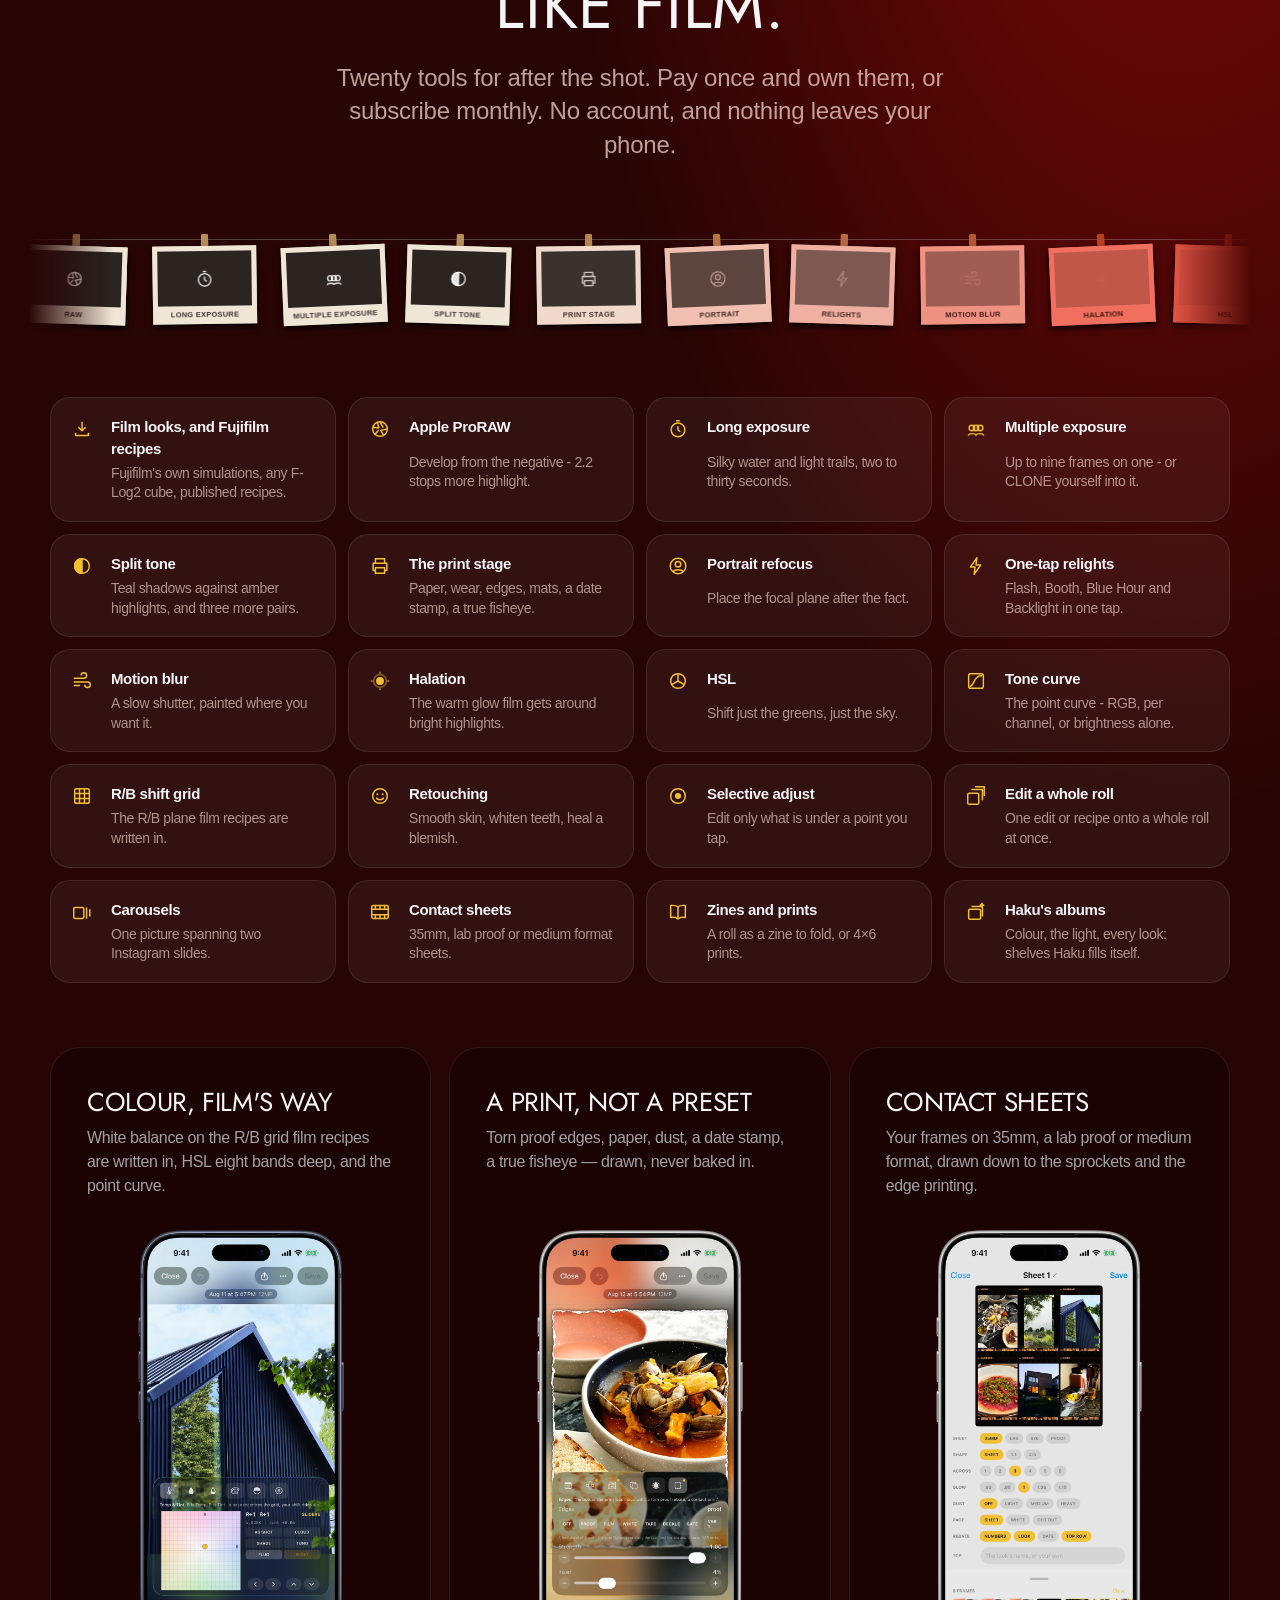
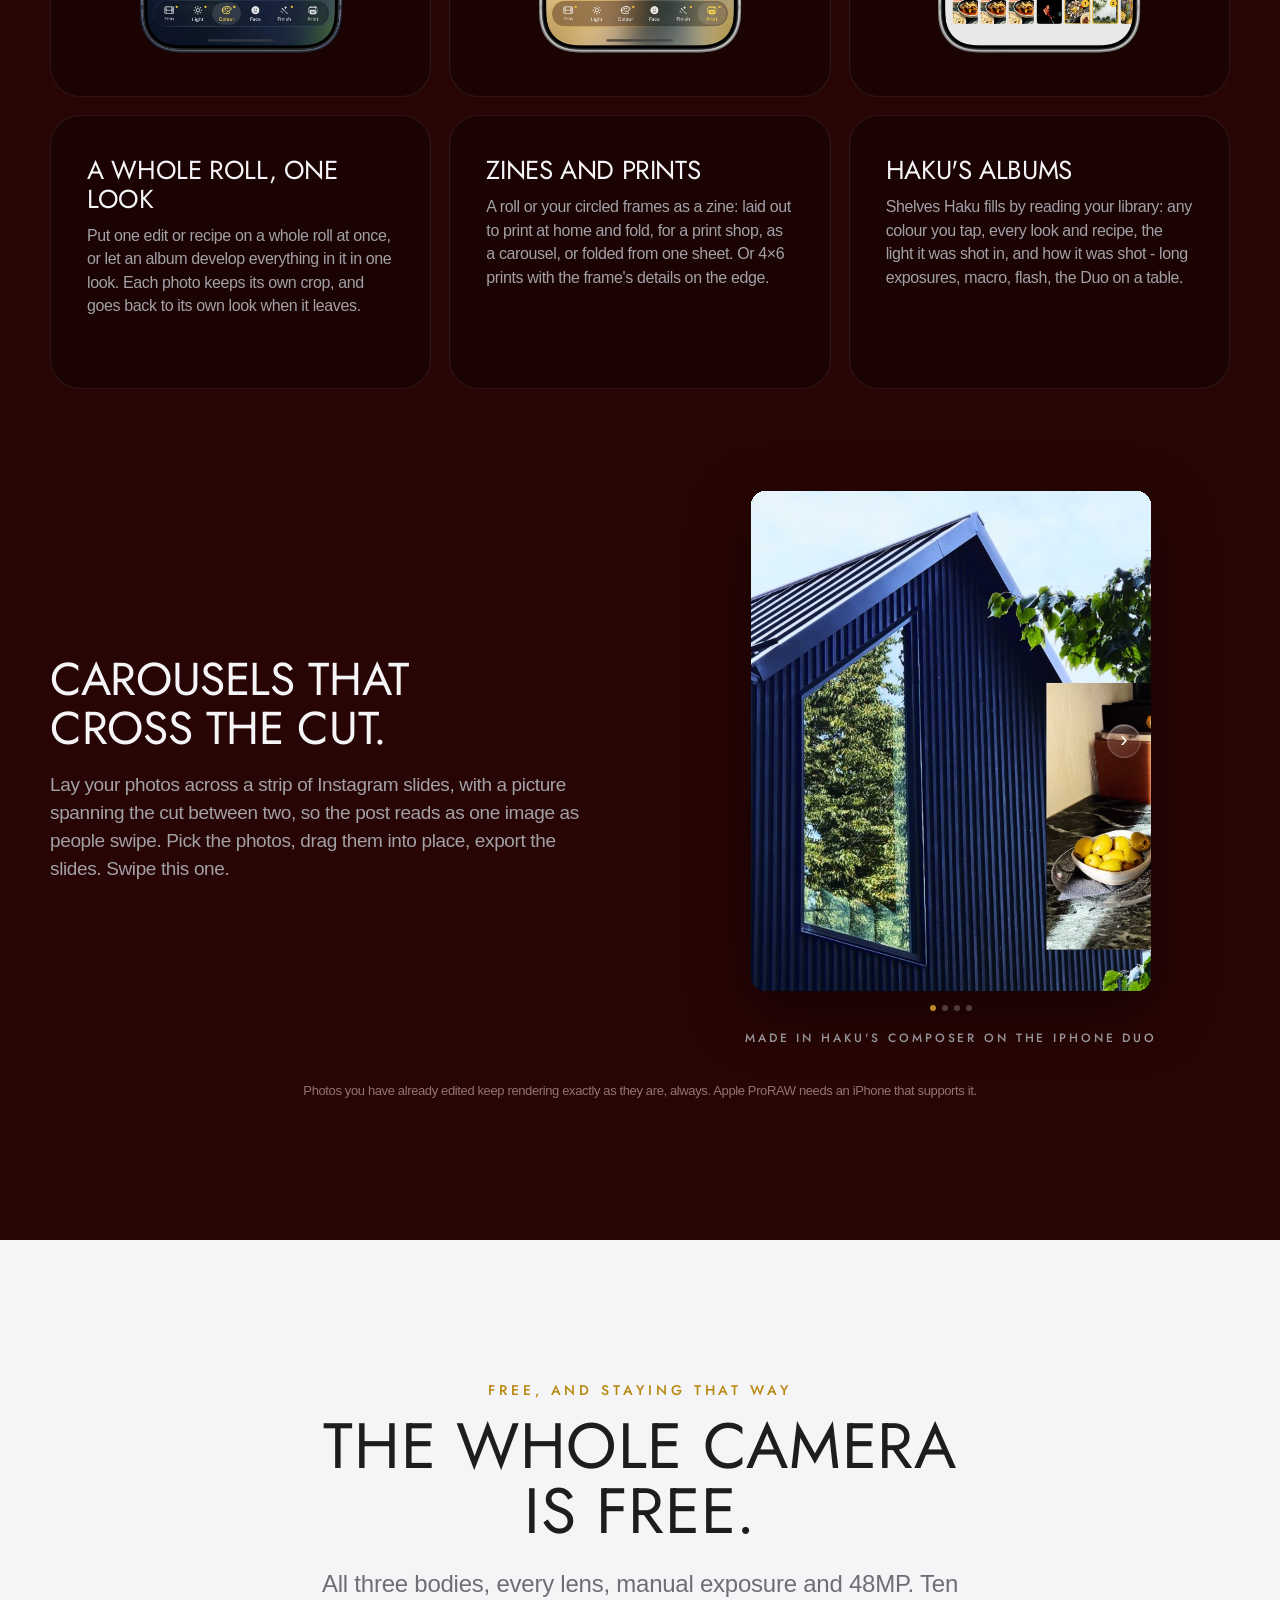
<file: poster/index.html>
<!doctype html>
<!-- QR redirect for printed pieces (poster). Printed codes point here, never
     at a final destination, so they keep working when it changes: the
     landing page before launch, the App Store listing after. Change the
     URL below (both places) and every code already printed follows. -->
<html lang="en">
<head>
<meta charset="utf-8">
<meta name="robots" content="noindex">
<meta http-equiv="refresh" content="0; url=/">
<link rel="canonical" href="https://hakufilmcamera.app/">
<title>Haku</title>
<script>location.replace("/");</script>
</head>
<body><a href="/">Haku - the film camera that was already in your pocket</a></body>
</html>
</file>
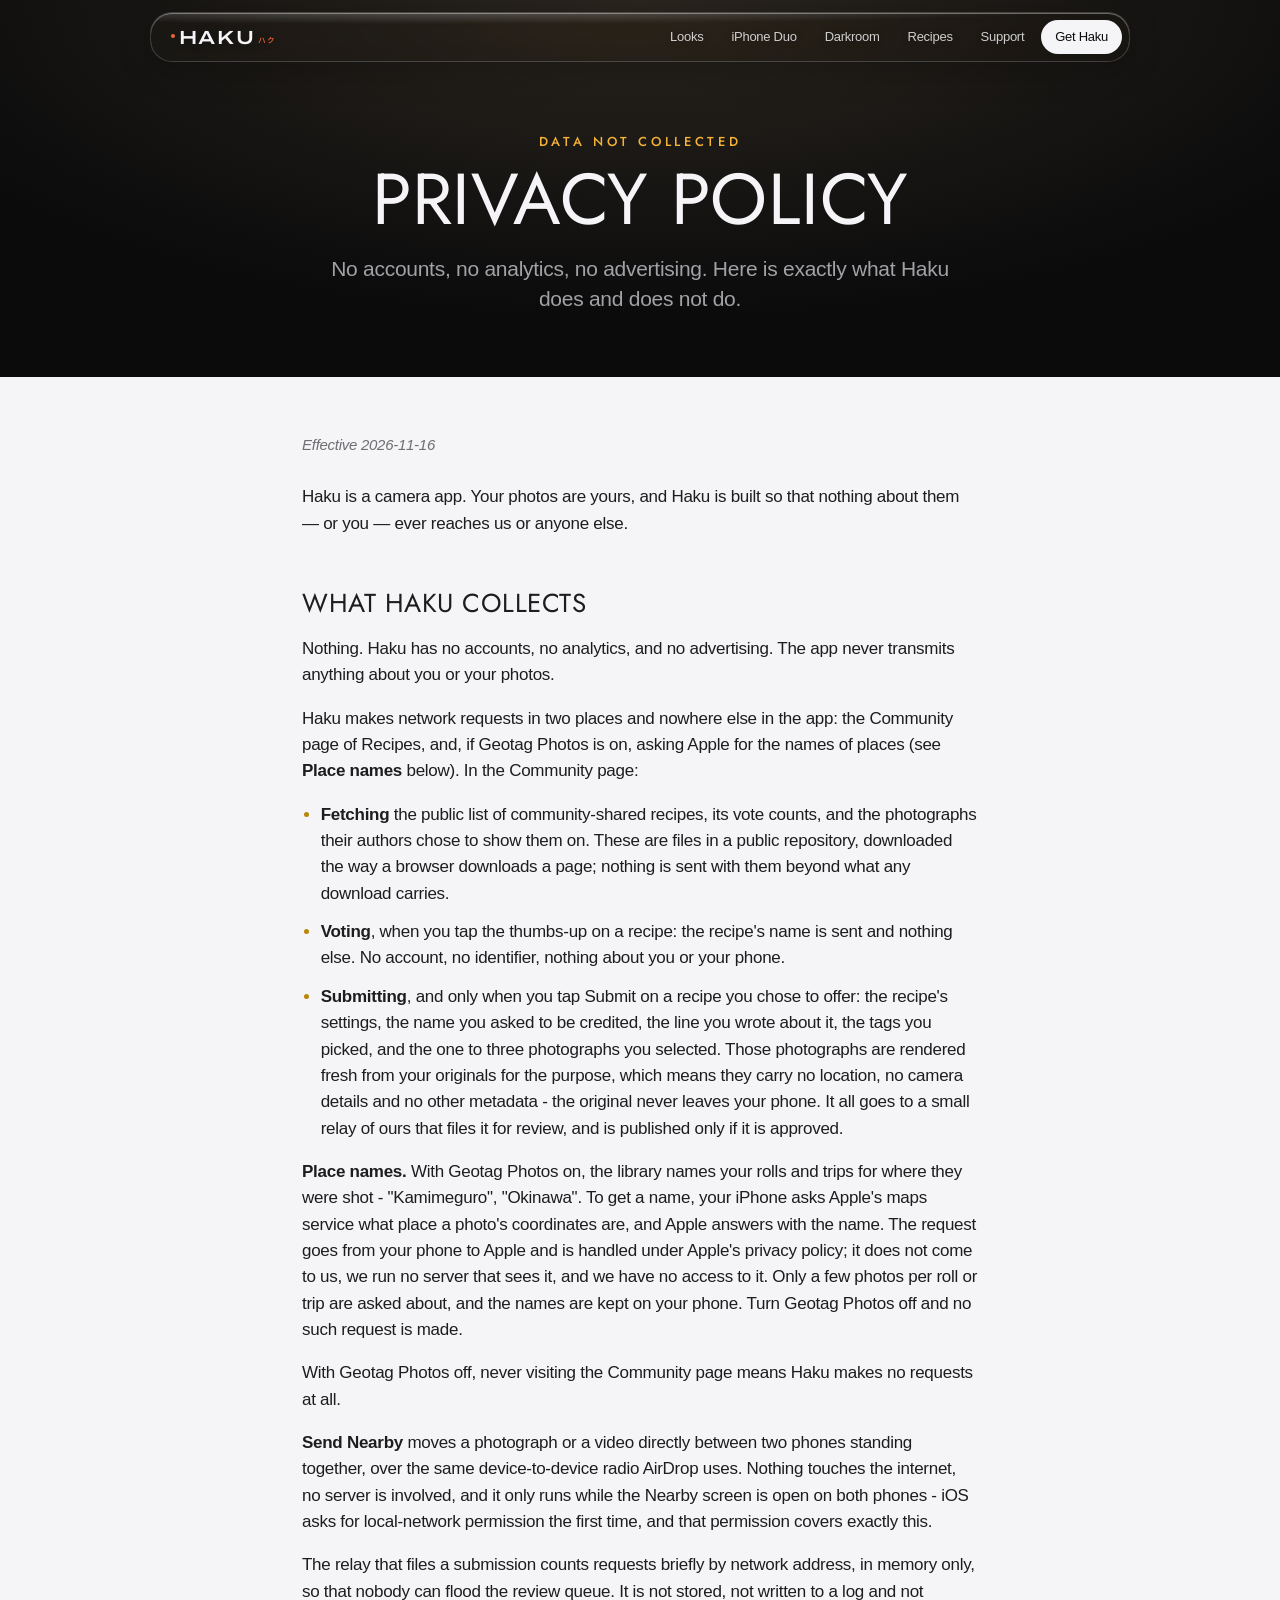
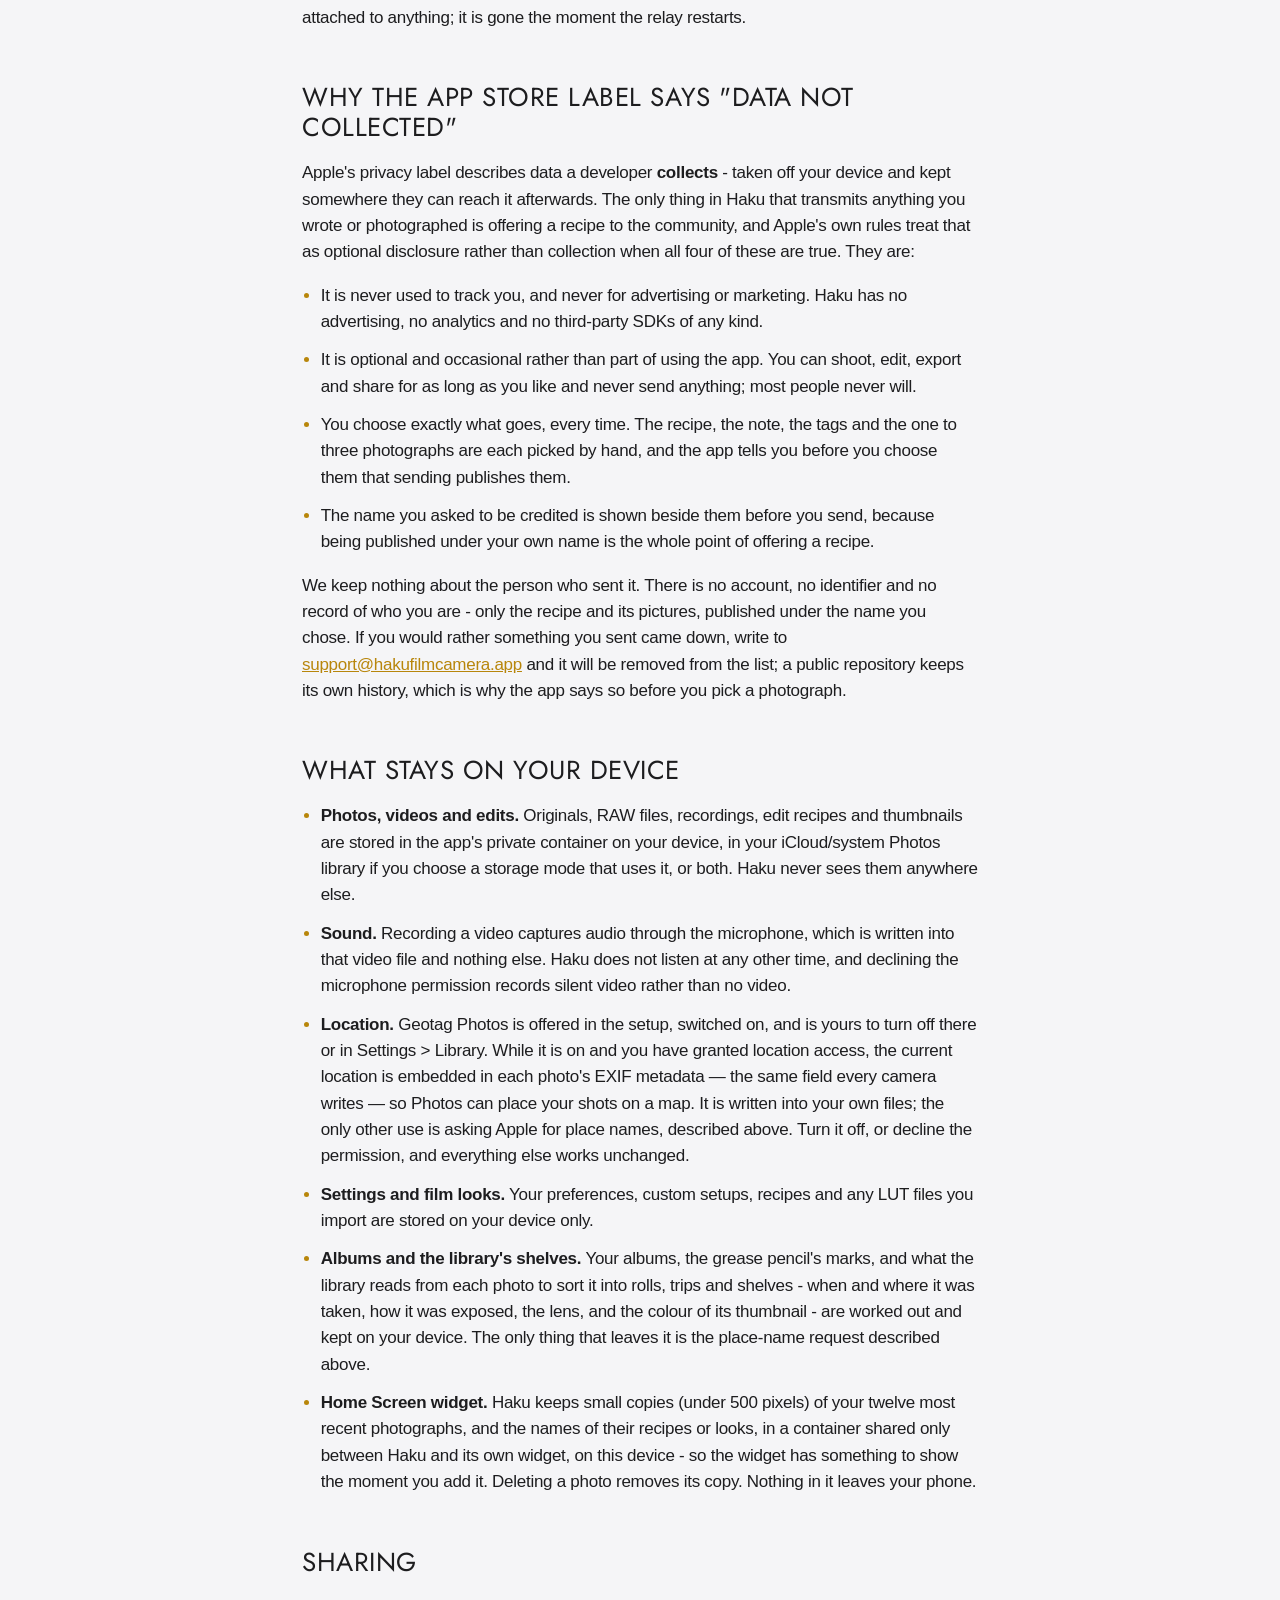
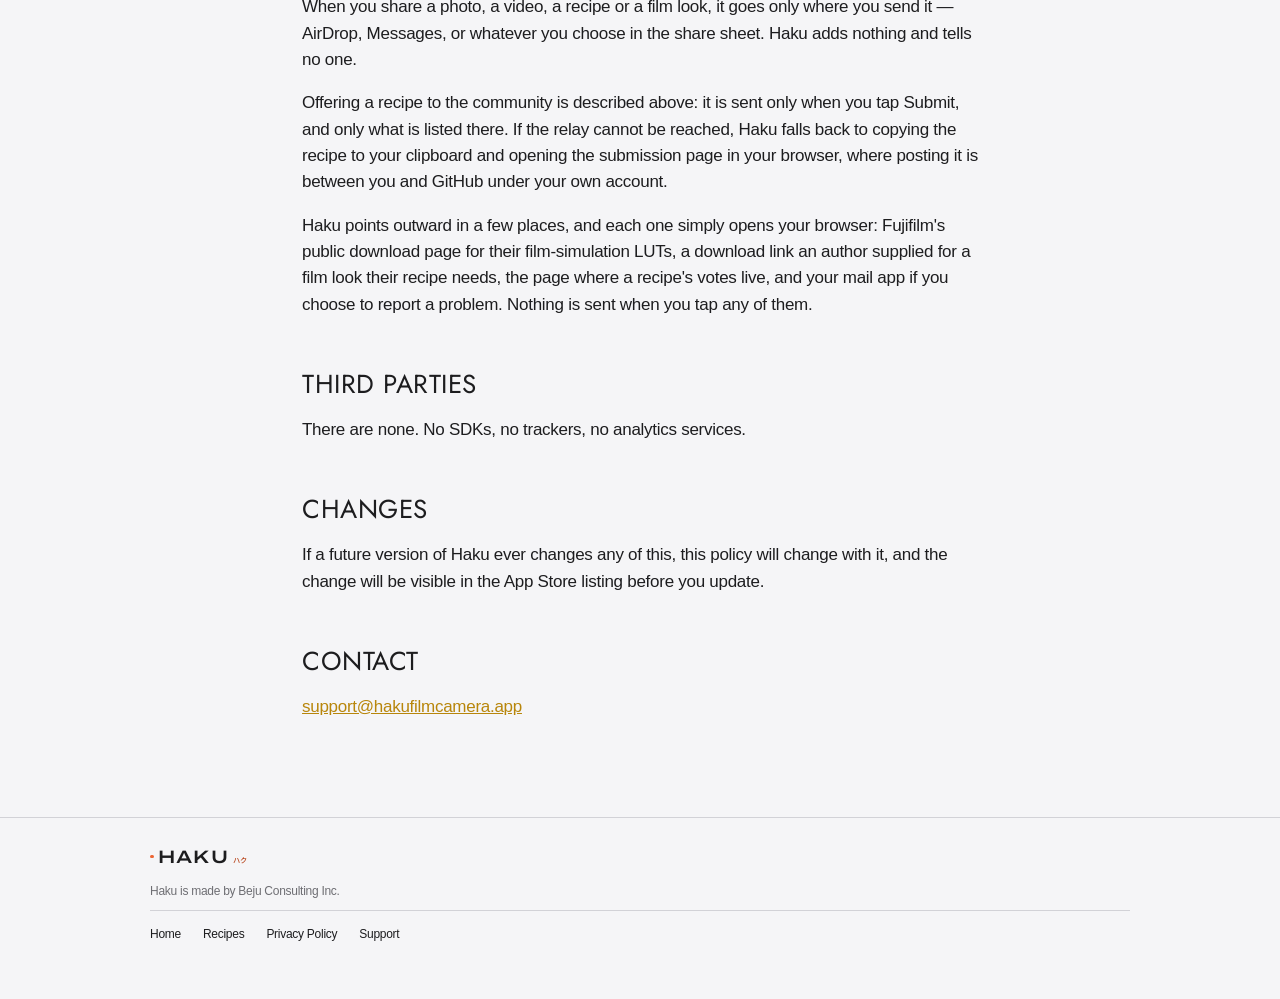
<file: privacy/index.html>
<!doctype html>
<html lang="en">
<head>
<meta charset="utf-8">
<meta name="viewport" content="width=device-width, initial-scale=1, viewport-fit=cover">
<title>Haku — Privacy Policy</title>
<meta name="description" content="Haku collects nothing. The full privacy policy.">
<meta name="theme-color" content="#0b0b0c">
<link rel="icon" href="/assets/icon.png">
<link rel="apple-touch-icon" href="/assets/icon.png">
<link rel="preconnect" href="https://fonts.googleapis.com">
<link rel="preconnect" href="https://fonts.gstatic.com" crossorigin>
<link href="https://fonts.googleapis.com/css2?family=Jost:wght@400;500&display=swap" rel="stylesheet">
<link href="https://fonts.googleapis.com/css2?family=Archivo:wdth,wght@125,600&display=swap" rel="stylesheet">
<link href="https://fonts.googleapis.com/css2?family=Noto+Sans+JP:wght@500&text=%E3%83%8F%E3%82%AF&display=swap" rel="stylesheet">
<link rel="stylesheet" href="/shared.css?v=9">
</head>
<body>
<nav class="nav glass" aria-label="Haku">
  <a class="brand lockup" href="/" aria-label="Haku"><span class="dot" aria-hidden="true"></span><span class="word">HAKU</span><span class="kana" lang="ja" aria-hidden="true">ハク</span></a>
  <a class="link opt" href="/#looks">Looks</a>
  <a class="link" href="/#duo"><span class="long">iPhone </span>Duo</a>
  <a class="link opt" href="/#darkroom">Darkroom</a>
  <a class="link" href="/recipes/">Recipes</a>
  <a class="link" href="/support/">Support</a>
  <a class="pill" href="https://apps.apple.com/app/id6798982888">Get<span class="long"> Haku</span></a>
</nav>
<header class="masthead">
  <p class="eyebrow">Data not collected</p>
  <h1>Privacy Policy</h1>
  <p class="lede">No accounts, no analytics, no advertising. Here is exactly what Haku does and does not do.</p>
</header>
<main class="wrap doc">
  <p class="effective"><em>Effective 2026-11-16</em></p>
  <p>Haku is a camera app. Your photos are yours, and Haku is built so that nothing about them — or you — ever reaches us or anyone else.</p>
  <h2>What Haku collects</h2>
  <p>Nothing. Haku has no accounts, no analytics, and no advertising. The app never transmits anything about you or your photos.</p>
  <p>Haku makes network requests in two places and nowhere else in the app: the Community page of Recipes, and, if Geotag Photos is on, asking Apple for the names of places (see <strong>Place names</strong> below). In the Community page:</p>
  <ul>
  <li><strong>Fetching</strong> the public list of community-shared recipes, its vote counts, and the photographs their authors chose to show them on. These are files in a public repository, downloaded the way a browser downloads a page; nothing is sent with them beyond what any download carries.</li>
  <li><strong>Voting</strong>, when you tap the thumbs-up on a recipe: the recipe&#x27;s name is sent and nothing else. No account, no identifier, nothing about you or your phone.</li>
  <li><strong>Submitting</strong>, and only when you tap Submit on a recipe you chose to offer: the recipe&#x27;s settings, the name you asked to be credited, the line you wrote about it, the tags you picked, and the one to three photographs you selected. Those photographs are rendered fresh from your originals for the purpose, which means they carry no location, no camera details and no other metadata - the original never leaves your phone. It all goes to a small relay of ours that files it for review, and is published only if it is approved.</li>
  </ul>
  <p><strong>Place names.</strong> With Geotag Photos on, the library names your rolls and trips for where they were shot - &quot;Kamimeguro&quot;, &quot;Okinawa&quot;. To get a name, your iPhone asks Apple&#x27;s maps service what place a photo&#x27;s coordinates are, and Apple answers with the name. The request goes from your phone to Apple and is handled under Apple&#x27;s privacy policy; it does not come to us, we run no server that sees it, and we have no access to it. Only a few photos per roll or trip are asked about, and the names are kept on your phone. Turn Geotag Photos off and no such request is made.</p>
  <p>With Geotag Photos off, never visiting the Community page means Haku makes no requests at all.</p>
  <p><strong>Send Nearby</strong> moves a photograph or a video directly between two phones standing together, over the same device-to-device radio AirDrop uses. Nothing touches the internet, no server is involved, and it only runs while the Nearby screen is open on both phones - iOS asks for local-network permission the first time, and that permission covers exactly this.</p>
  <p>The relay that files a submission counts requests briefly by network address, in memory only, so that nobody can flood the review queue. It is not stored, not written to a log and not attached to anything; it is gone the moment the relay restarts.</p>
  <h2>Why the App Store label says &quot;Data Not Collected&quot;</h2>
  <p>Apple&#x27;s privacy label describes data a developer <strong>collects</strong> - taken off your device and kept somewhere they can reach it afterwards. The only thing in Haku that transmits anything you wrote or photographed is offering a recipe to the community, and Apple&#x27;s own rules treat that as optional disclosure rather than collection when all four of these are true. They are:</p>
  <ul>
  <li>It is never used to track you, and never for advertising or marketing. Haku has no advertising, no analytics and no third-party SDKs of any kind.</li>
  <li>It is optional and occasional rather than part of using the app. You can shoot, edit, export and share for as long as you like and never send anything; most people never will.</li>
  <li>You choose exactly what goes, every time. The recipe, the note, the tags and the one to three photographs are each picked by hand, and the app tells you before you choose them that sending publishes them.</li>
  <li>The name you asked to be credited is shown beside them before you send, because being published under your own name is the whole point of offering a recipe.</li>
  </ul>
  <p>We keep nothing about the person who sent it. There is no account, no identifier and no record of who you are - only the recipe and its pictures, published under the name you chose. If you would rather something you sent came down, write to <a href="mailto:support@hakufilmcamera.app">support@hakufilmcamera.app</a> and it will be removed from the list; a public repository keeps its own history, which is why the app says so before you pick a photograph.</p>
  <h2>What stays on your device</h2>
  <ul>
  <li><strong>Photos, videos and edits.</strong> Originals, RAW files, recordings, edit recipes and thumbnails are stored in the app&#x27;s private container on your device, in your iCloud/system Photos library if you choose a storage mode that uses it, or both. Haku never sees them anywhere else.</li>
  <li><strong>Sound.</strong> Recording a video captures audio through the microphone, which is written into that video file and nothing else. Haku does not listen at any other time, and declining the microphone permission records silent video rather than no video.</li>
  <li><strong>Location.</strong> Geotag Photos is offered in the setup, switched on, and is yours to turn off there or in Settings &gt; Library. While it is on and you have granted location access, the current location is embedded in each photo&#x27;s EXIF metadata — the same field every camera writes — so Photos can place your shots on a map. It is written into your own files; the only other use is asking Apple for place names, described above. Turn it off, or decline the permission, and everything else works unchanged.</li>
  <li><strong>Settings and film looks.</strong> Your preferences, custom setups, recipes and any LUT files you import are stored on your device only.</li>
  <li><strong>Albums and the library&#x27;s shelves.</strong> Your albums, the grease pencil&#x27;s marks, and what the library reads from each photo to sort it into rolls, trips and shelves - when and where it was taken, how it was exposed, the lens, and the colour of its thumbnail - are worked out and kept on your device. The only thing that leaves it is the place-name request described above.</li>
  <li><strong>Home Screen widget.</strong> Haku keeps small copies (under 500 pixels) of your twelve most recent photographs, and the names of their recipes or looks, in a container shared only between Haku and its own widget, on this device - so the widget has something to show the moment you add it. Deleting a photo removes its copy. Nothing in it leaves your phone.</li>
  </ul>
  <h2>Sharing</h2>
  <p>When you share a photo, a video, a recipe or a film look, it goes only where you send it — AirDrop, Messages, or whatever you choose in the share sheet. Haku adds nothing and tells no one.</p>
  <p>Offering a recipe to the community is described above: it is sent only when you tap Submit, and only what is listed there. If the relay cannot be reached, Haku falls back to copying the recipe to your clipboard and opening the submission page in your browser, where posting it is between you and GitHub under your own account.</p>
  <p>Haku points outward in a few places, and each one simply opens your browser: Fujifilm&#x27;s public download page for their film-simulation LUTs, a download link an author supplied for a film look their recipe needs, the page where a recipe&#x27;s votes live, and your mail app if you choose to report a problem. Nothing is sent when you tap any of them.</p>
  <h2>Third parties</h2>
  <p>There are none. No SDKs, no trackers, no analytics services.</p>
  <h2>Changes</h2>
  <p>If a future version of Haku ever changes any of this, this policy will change with it, and the change will be visible in the App Store listing before you update.</p>
  <h2>Contact</h2>
  <p><a href="mailto:support@hakufilmcamera.app">support@hakufilmcamera.app</a></p>
</main>
<footer>
  <div class="inner">
    <p class="wordmark lockup"><span class="dot" aria-hidden="true"></span><span class="word">HAKU</span><span class="kana" lang="ja" aria-hidden="true">ハク</span></p>
    <p>Haku is made by Beju Consulting Inc.</p>
    <div class="row">
      <a href="/">Home</a><a href="/recipes/">Recipes</a><a href="/privacy/">Privacy Policy</a>
      <a href="/support/">Support</a>
    </div>
  </div>
</footer>
<script src="/nav.js?v=1" defer></script>
</body>
</html>
</file>
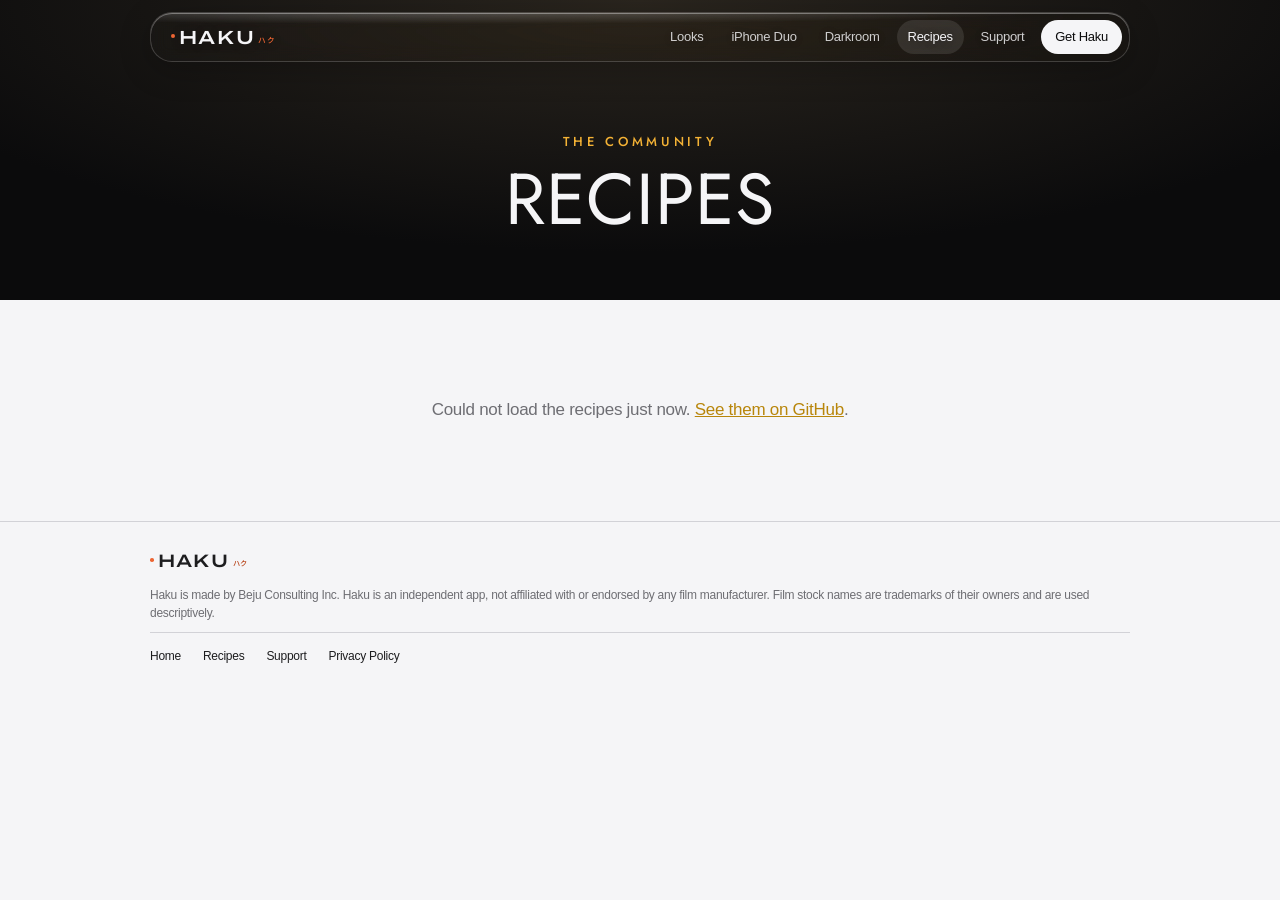
<file: recipes/index.html>
<!doctype html>
<html lang="en">
<head>
<meta charset="utf-8">
<meta name="viewport" content="width=device-width, initial-scale=1, viewport-fit=cover">
<title>Haku recipes</title>
<meta name="description" content="Film recipes for Haku, shared by the people who made them.">
<meta property="og:title" content="A Haku film recipe">
<meta property="og:description" content="Open it in Haku, or see what it looks like.">
<meta name="theme-color" content="#0b0b0c">
<link rel="icon" href="/assets/icon.png">
<link rel="apple-touch-icon" href="/assets/icon.png">
<link rel="preconnect" href="https://fonts.googleapis.com">
<link rel="preconnect" href="https://fonts.gstatic.com" crossorigin>
<link href="https://fonts.googleapis.com/css2?family=Jost:wght@400;500&display=swap" rel="stylesheet">
<link href="https://fonts.googleapis.com/css2?family=Archivo:wdth,wght@125,600&display=swap" rel="stylesheet">
<link href="https://fonts.googleapis.com/css2?family=Noto+Sans+JP:wght@500&text=%E3%83%8F%E3%82%AF&display=swap" rel="stylesheet">
<link rel="stylesheet" href="/shared.css?v=9">
<style>
  .masthead .by { color: var(--snow-dim); margin: 14px 0 0; }
  .masthead .note { color: var(--snow); font-size: 19px; max-width: 620px; margin: 18px auto 0; }
  .tags { display: flex; flex-wrap: wrap; justify-content: center; gap: 8px; margin: 22px 0 0; padding: 0; list-style: none; }
  .tags li { font: 500 11px var(--display); letter-spacing: .2em; text-transform: uppercase;
             padding: 7px 13px; border-radius: 99px; color: var(--snow); }
  .wrap { max-width: 980px; }
  .shots { display: grid; grid-template-columns: repeat(auto-fit, minmax(240px, 1fr)); gap: 14px; margin: 0 0 40px; }
  .shots img { width: 100%; border-radius: 22px; background: var(--line); }
  .detail { display: grid; grid-template-columns: 1.2fr 1fr; gap: 28px; align-items: start; }
  @media (max-width: 760px) { .detail { grid-template-columns: 1fr; } }
  .card { background: var(--card); border: 1px solid var(--line); border-radius: 24px; padding: 6px 22px; }
  .card h3, .side h3 { font: 500 12px var(--display); letter-spacing: .24em; text-transform: uppercase;
                       color: var(--ink-dim); margin: 16px 0 6px; }
  .card .row { display: flex; justify-content: space-between; gap: 16px; padding: 12px 0;
         border-bottom: 1px solid var(--line); font-size: 16px; }
  .card .row:last-child { border-bottom: 0; }
  .card .row span:first-child { color: var(--ink-dim); }
  .card .row span:last-child { text-align: right; font-variant-numeric: tabular-nums; }
  .cta { display: block; text-align: center; text-decoration: none; font-weight: 500;
         padding: 15px; border-radius: 99px; margin: 0 0 10px; background: var(--ink); color: var(--paper); }
  .cta.alt { background: transparent; color: var(--ink); border: 1px solid var(--line); }
  .small { color: var(--ink-dim); font-size: 14px; }
  .small a { color: var(--amber); }
  .search { width: 100%; font: 16px var(--text); padding: 12px 18px; border-radius: 99px;
            border: 1px solid var(--line); background: var(--card); color: var(--ink); margin: 0 0 12px; }
  /* Filter by look: one row of small chips, scrolling sideways where it
     does not fit - the same strip the homepage's looks use on a phone. */
  .chips { display: flex; gap: 6px; overflow-x: auto; scrollbar-width: none; margin: 0 0 22px; padding: 2px 0 4px; }
  .chips::-webkit-scrollbar { display: none; }
  .chips button { flex: 0 0 auto; font: 500 11px var(--display); letter-spacing: .16em; text-transform: uppercase;
                  padding: 8px 13px; border-radius: 99px; border: 1px solid var(--line); background: var(--card);
                  color: var(--ink); cursor: pointer; }
  .chips button[aria-pressed="true"] { background: var(--ink); color: var(--paper); border-color: var(--ink); }
  .count { color: var(--ink-dim); font-size: 13px; margin: -10px 0 14px; }
  .list { display: grid; grid-template-columns: repeat(auto-fill, minmax(200px, 1fr)); gap: 14px; }
  .item { display: flex; flex-direction: column; text-decoration: none; color: inherit; background: var(--card);
          border: 1px solid var(--line); border-radius: 20px; overflow: hidden;
          transition: transform .35s var(--ease), box-shadow .35s var(--ease); }
  .item:hover { transform: translateY(-3px); box-shadow: 0 14px 40px rgba(0,0,0,.12); }
  .item .pic { position: relative; aspect-ratio: 4 / 5; background: var(--line); }
  .item .pic img { width: 100%; height: 100%; object-fit: cover; }
  /* No preview of its own: the recipe's look on the homepage's photograph,
     marked as such, rather than an empty panel. */
  .item .pic .stand { position: absolute; left: 8px; bottom: 8px; font: 500 9px var(--display); letter-spacing: .18em;
                      text-transform: uppercase; color: #fff; background: rgba(0,0,0,.42); padding: 4px 7px; border-radius: 99px;
                      -webkit-backdrop-filter: blur(8px); backdrop-filter: blur(8px); }
  .item .pic .blank { display: flex; height: 100%; align-items: center; justify-content: center;
                      background: radial-gradient(90% 120% at 50% 0%, #2a251e 0%, var(--night) 75%);
                      color: var(--amber-hi); font: 500 12px var(--display); letter-spacing: .3em; text-transform: uppercase; }
  .item .txt { padding: 12px 14px 14px; }
  .item .n { font: 400 17px/1.15 var(--display); text-transform: uppercase; letter-spacing: .02em; }
  .item .s { color: var(--ink-dim); font-size: 13px; margin-top: 3px; }
  .item .go { display: none; }
  /* A phone gets a list, not a gallery: a small picture, the name, who
     made it and its look, so a screen holds eight recipes instead of one. */
  @media (max-width: 600px) {
    .wrap { padding-top: 24px; }
    .list { grid-template-columns: 1fr; gap: 0; background: var(--card); border: 1px solid var(--line);
            border-radius: 20px; overflow: hidden; }
    .item { flex-direction: row; align-items: center; gap: 14px; border: 0; border-radius: 0;
            border-bottom: 1px solid var(--line); padding: 10px 12px; background: transparent; }
    .item:last-child { border-bottom: 0; }
    .item:hover { transform: none; box-shadow: none; }
    .item .pic { flex: 0 0 56px; height: 70px; aspect-ratio: auto; border-radius: 10px; overflow: hidden; }
    .item .pic .stand { display: none; }
    .item .pic .blank { font-size: 7px; letter-spacing: .14em; }
    .item .txt { flex: 1; padding: 0; min-width: 0; }
    .item .n { font-size: 15px; white-space: nowrap; overflow: hidden; text-overflow: ellipsis; }
    .item .go { display: block; color: var(--ink-dim); font-size: 20px; padding-right: 2px; }
    .shots { grid-template-columns: repeat(2, 1fr); gap: 8px; margin-bottom: 24px; }
    .shots img { border-radius: 14px; }
  }
  .loading { text-align: center; color: var(--ink-dim); padding: 80px 0; }
</style>
</head>
<body>
<nav class="nav glass" aria-label="Haku">
  <a class="brand lockup" href="/" aria-label="Haku"><span class="dot" aria-hidden="true"></span><span class="word">HAKU</span><span class="kana" lang="ja" aria-hidden="true">ハク</span></a>
  <a class="link opt" href="/#looks">Looks</a>
  <a class="link" href="/#duo"><span class="long">iPhone </span>Duo</a>
  <a class="link opt" href="/#darkroom">Darkroom</a>
  <a class="link" href="/recipes/" aria-current="page">Recipes</a>
  <a class="link" href="/support/">Support</a>
  <a class="pill" href="https://apps.apple.com/app/id6798982888">Get<span class="long"> Haku</span></a>
</nav>
<div id="app"><header class="masthead"><p class="eyebrow">The community</p><h1>Recipes</h1></header>
  <p class="loading">Loading…</p></div>
<footer>
  <div class="inner">
    <p class="wordmark lockup"><span class="dot" aria-hidden="true"></span><span class="word">HAKU</span><span class="kana" lang="ja" aria-hidden="true">ハク</span></p>
    <p>Haku is made by Beju Consulting Inc. Haku is an independent app, not affiliated with or endorsed by any
      film manufacturer. Film stock names are trademarks of their owners and are used descriptively.</p>
    <div class="row">
      <a href="/">Home</a><a href="/recipes/">Recipes</a><a href="/support/">Support</a>
      <a href="/privacy/">Privacy Policy</a>
    </div>
  </div>
</footer>
<script src="/nav.js?v=1" defer></script>
<script>
// One definition of the slug, mirrored in Community.slug(for:) in the app -
// a link is only shareable if both ends agree on it.
function slug(name) {
  return name.toLowerCase().replace(/['’]/g, "")
             .replace(/[^a-z0-9]+/g, "-").replace(/^-+|-+$/g, "");
}
const esc = s => String(s ?? "").replace(/[<>&"]/g,
  c => ({ "<": "&lt;", ">": "&gt;", "&": "&amp;", '"': "&quot;" }[c]));
const RAW = "https://raw.githubusercontent.com/hakufilmcamera/recipes/main";

function rows(e) {
  const d = e.recipe.edit || {}, out = [];
  const add = (k, v) => out.push(`<div class="row"><span>${k}</span><span>${esc(v)}</span></div>`);
  add("Film look", lookName(d.filmSimulation) || "-");
  if ((d.filmSimulationStrength ?? 1) < 0.999)
    add("Strength", Math.round(d.filmSimulationStrength * 100) + "%");
  const maybe = [
    ["Exposure", d.exposureStops, v => (v > 0 ? "+" : "") + v.toFixed(2) + " EV"],
    ["Temperature", d.temperatureK, v => v + "K", 5500],
    ["Tint", d.tint, v => (v > 0 ? "+" : "") + v.toFixed(2)],
    ["Contrast", d.contrast, v => v.toFixed(2), 1],
    ["Saturation", d.saturation, v => v.toFixed(2), 1],
    ["Highlights", d.highlights, v => v.toFixed(2)],
    ["Shadows", d.shadows, v => v.toFixed(2)],
    ["Grain", d.grain, v => v.toFixed(2)],
    ["Halation", d.halation, v => v.toFixed(2)],
    ["Vignette", d.vignette, v => v.toFixed(2)],
    ["Clarity", d.clarity, v => v.toFixed(2)],
    ["Sharpness", d.sharpness, v => v.toFixed(2)],
  ];
  for (const [k, v, fmt, neutral = 0] of maybe)
    if (typeof v === "number" && Math.abs(v - neutral) > 0.001) add(k, fmt(v));
  return out.join("");
}

function one(e) {
  const shots = (e.previews || []).map(s =>
    `<img loading="lazy" src="${RAW}/previews/${esc(s)}.jpg" alt="">`).join("");
  return `
    <header class="masthead">
      <p class="eyebrow">A Haku recipe</p>
      <h1>${esc(e.name)}</h1>
      <p class="by">by ${esc(e.author || "anonymous")}</p>
      ${e.note ? `<p class="note">${esc(e.note)}</p>` : ""}
      ${(e.tags || []).length ? `<ul class="tags">${e.tags.map(t => `<li class="glass">${esc(t)}</li>`).join("")}</ul>` : ""}
    </header>
    <main class="wrap">
      ${shots ? `<div class="shots">${shots}</div>` : ""}
      <div class="detail">
        <div class="card"><h3>The recipe</h3>${rows(e)}</div>
        <div class="side">
          <a class="cta" href="haku://recipe/${slug(e.name)}">Open in Haku</a>
          <a class="cta alt" href="https://apps.apple.com/app/id6798982888">Get Haku</a>
          <p class="small">The first button opens it in the app.
            Or open Haku yourself, go to Recipes &rsaquo; Community and search
            &ldquo;${esc(e.name)}&rdquo;.
            ${/^https:\/\//i.test(e.lutURL || "") ? `This one uses an imported film look: <a href="${esc(e.lutURL)}">download it</a>.`
              : (e.recipe.edit.filmSimulation && !SHIPPED.includes(e.recipe.edit.filmSimulation))
                ? `This one uses an imported film look. Open it in Haku and it shows you where to get the file.` : ""}</p>
          <p class="small"><a href="/recipes/">All recipes</a>
            ${e.issue ? ` &middot; <a href="https://github.com/hakufilmcamera/recipes/issues/${e.issue}">Vote on GitHub</a>` : ""}
            &middot; <a href="mailto:support@hakufilmcamera.app?subject=${encodeURIComponent("Report a recipe: " + e.name)}&body=${encodeURIComponent("Recipe: " + e.name + " by " + (e.author || "anonymous") + "\nhttps://hakufilmcamera.app/recipes/#" + slug(e.name) + "\n\nWhat is wrong with it:\n")}">Report this recipe</a></p>
        </div>
      </div>
    </main>`;
}

// The looks Haku ships, which the homepage has rendered on one photograph:
// a recipe with no previews of its own shows its look on that instead.
const SHIPPED = ["Linen", "Dune", "Slate", "Pewter", "Lichen", "Harbour", "Cine", "Ember", "Kingfisher", "Ink"];
// What the page calls a recipe's look: Haku's own by name, anything else
// (a look the author imported - often a Fujifilm simulation) as one neutral
// phrase. The site never prints a Fujifilm simulation's name (brand.md);
// the app tags the same recipes NEEDS LOOK.
const IMPORTED = "Imported film look";
const lookName = look => SHIPPED.includes(look) ? look : (look ? IMPORTED : "");

function all(list) {
  const cards = list.map(e => {
    const pic = (e.previews || [])[0];
    const look = lookName(e.recipe.edit.filmSimulation || "");
    const art = pic ? `<img loading="lazy" src="${RAW}/previews/${esc(pic)}.jpg" alt="">`
      : SHIPPED.includes(look)
        ? `<img loading="lazy" src="/assets/looks/${look.toLowerCase()}.jpg?v=2" alt=""><span class="stand">${esc(look)} look</span>`
        : `<span class="blank">${esc(look || "Haku")}</span>`;
    return `<a class="item" href="#${slug(e.name)}" data-look="${esc(look)}" data-q="${esc((e.name + " " + (e.author || "") + " " + look).toLowerCase())}">
      <div class="pic">${art}</div>
      <div class="txt"><div class="n">${esc(e.name)}</div>
      <div class="s">${esc(e.author || "anonymous")} &middot; ${esc(look)}</div></div>
      <span class="go" aria-hidden="true">&rsaquo;</span></a>`;
  }).join("");
  const looks = [...new Set(list.map(e => lookName(e.recipe.edit.filmSimulation)).filter(Boolean))]
    .sort((a, b) => (SHIPPED.indexOf(a) + 99) % 99 - (SHIPPED.indexOf(b) + 99) % 99);
  const chips = looks.length > 1
    ? `<div class="chips" role="group" aria-label="Filter by look"><button type="button" aria-pressed="true" data-look="">All</button>${
        looks.map(l => `<button type="button" aria-pressed="false" data-look="${esc(l)}">${esc(l)}</button>`).join("")}</div>` : "";
  return `<header class="masthead"><p class="eyebrow">The community</p><h1>Recipes</h1>
      <p class="lede">${list.length} film recipes for Haku, shared by the people who made them.
        Open one in the app and it lands on your photographs.</p></header>
    <main class="wrap">
      <input class="search" type="search" placeholder="Search recipes, authors or looks" aria-label="Search recipes">
      ${chips}
      <div class="list">${cards}</div>
    </main>`;
}

async function render() {
  const app = document.getElementById("app");
  try {
    const r = await fetch(RAW + "/index.json", { cache: "no-cache" });
    const list = (await r.json()).recipes || [];
    const want = decodeURIComponent(location.hash.slice(1));
    const hit = want && list.find(e => slug(e.name) === want);
    app.innerHTML = hit ? one(hit) : all(list);
    document.title = hit ? `${hit.name} - a Haku recipe` : "Haku community recipes";
    window.scrollTo(0, 0);
    const box = app.querySelector(".search");
    let look = "";
    const filter = () => {
      const q = box.value.trim().toLowerCase();
      app.querySelectorAll(".item").forEach(a => {
        a.hidden = (q && !a.dataset.q.includes(q)) || (look && a.dataset.look !== look);
      });
    };
    if (box) box.addEventListener("input", filter);
    app.querySelectorAll(".chips button").forEach(b => b.addEventListener("click", () => {
      look = b.dataset.look;
      app.querySelectorAll(".chips button").forEach(o => o.setAttribute("aria-pressed", o === b));
      filter();
    }));
  } catch (err) {
    app.innerHTML = `<header class="masthead"><p class="eyebrow">The community</p><h1>Recipes</h1></header>
      <p class="loading">Could not load the recipes just now.
      <a href="https://github.com/hakufilmcamera/recipes">See them on GitHub</a>.</p>`;
  }
}
addEventListener("hashchange", render);
render();
</script>
</body>
</html>
</file>
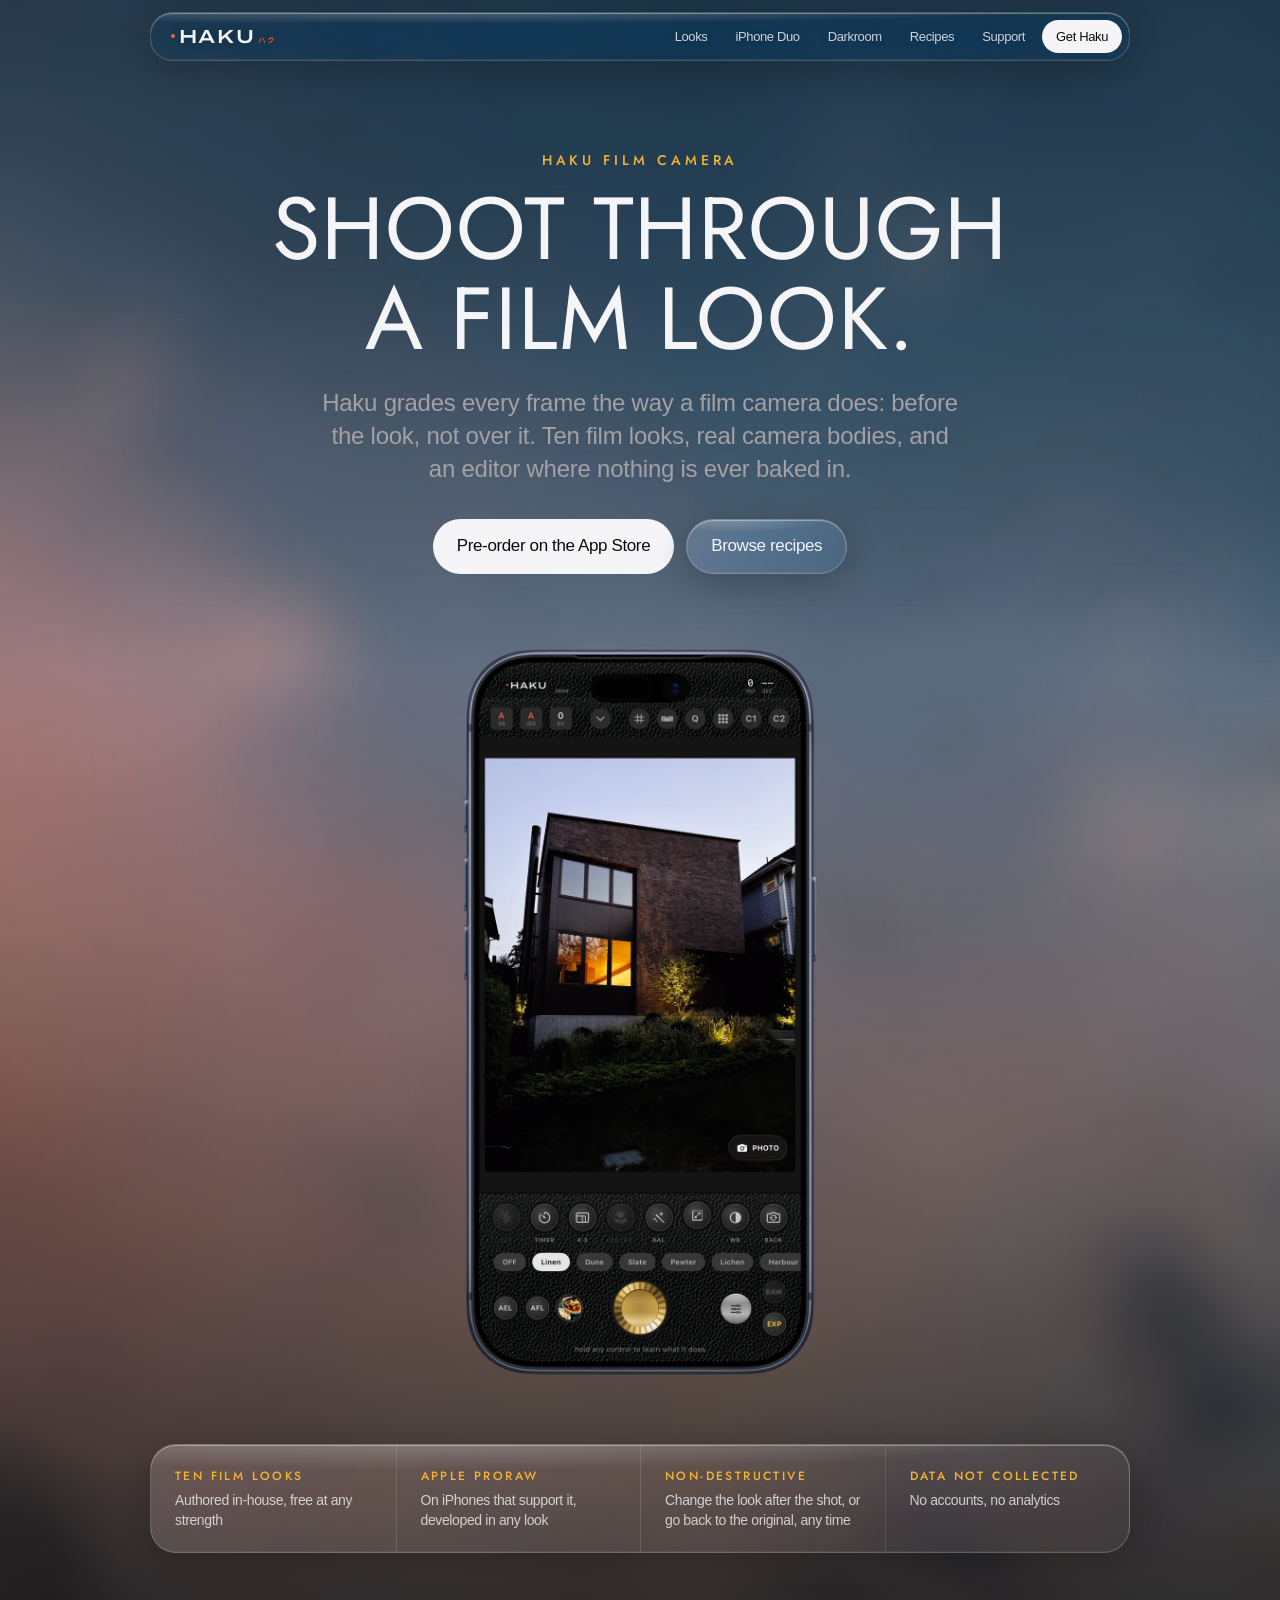
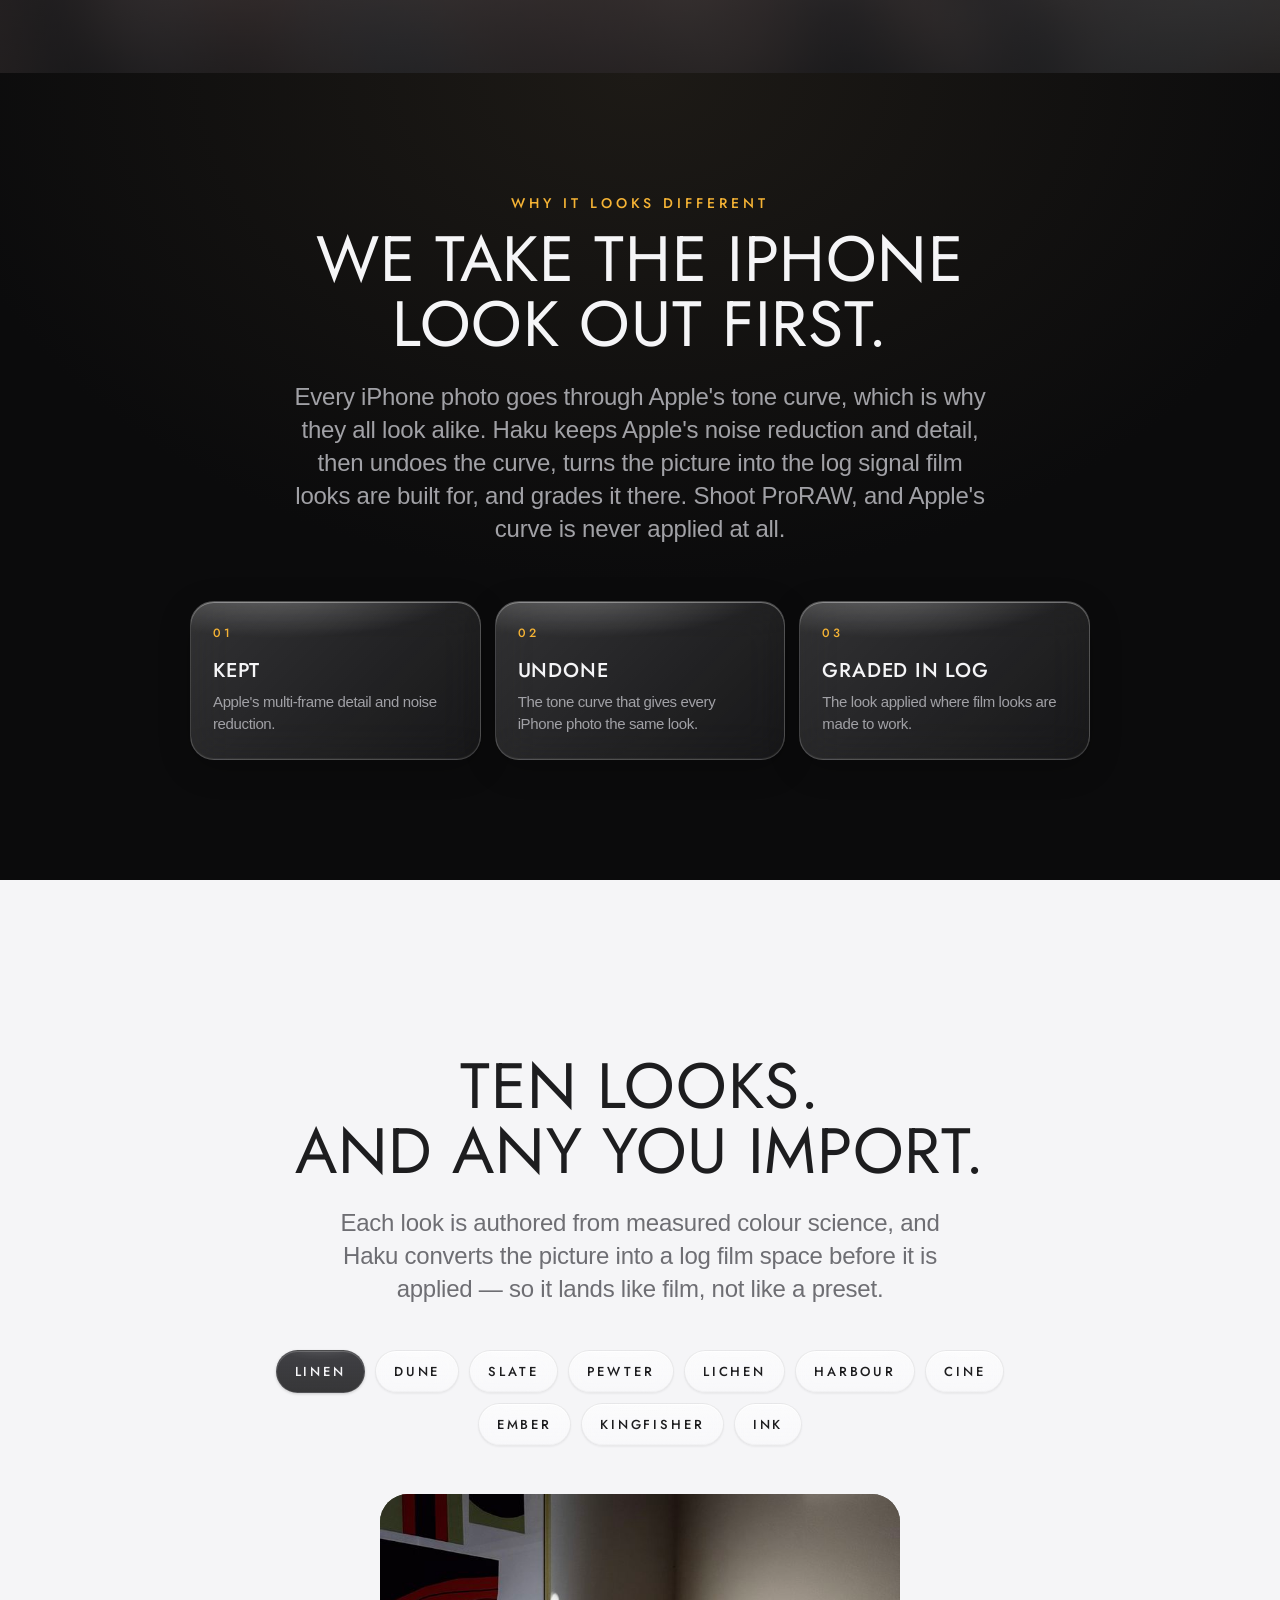
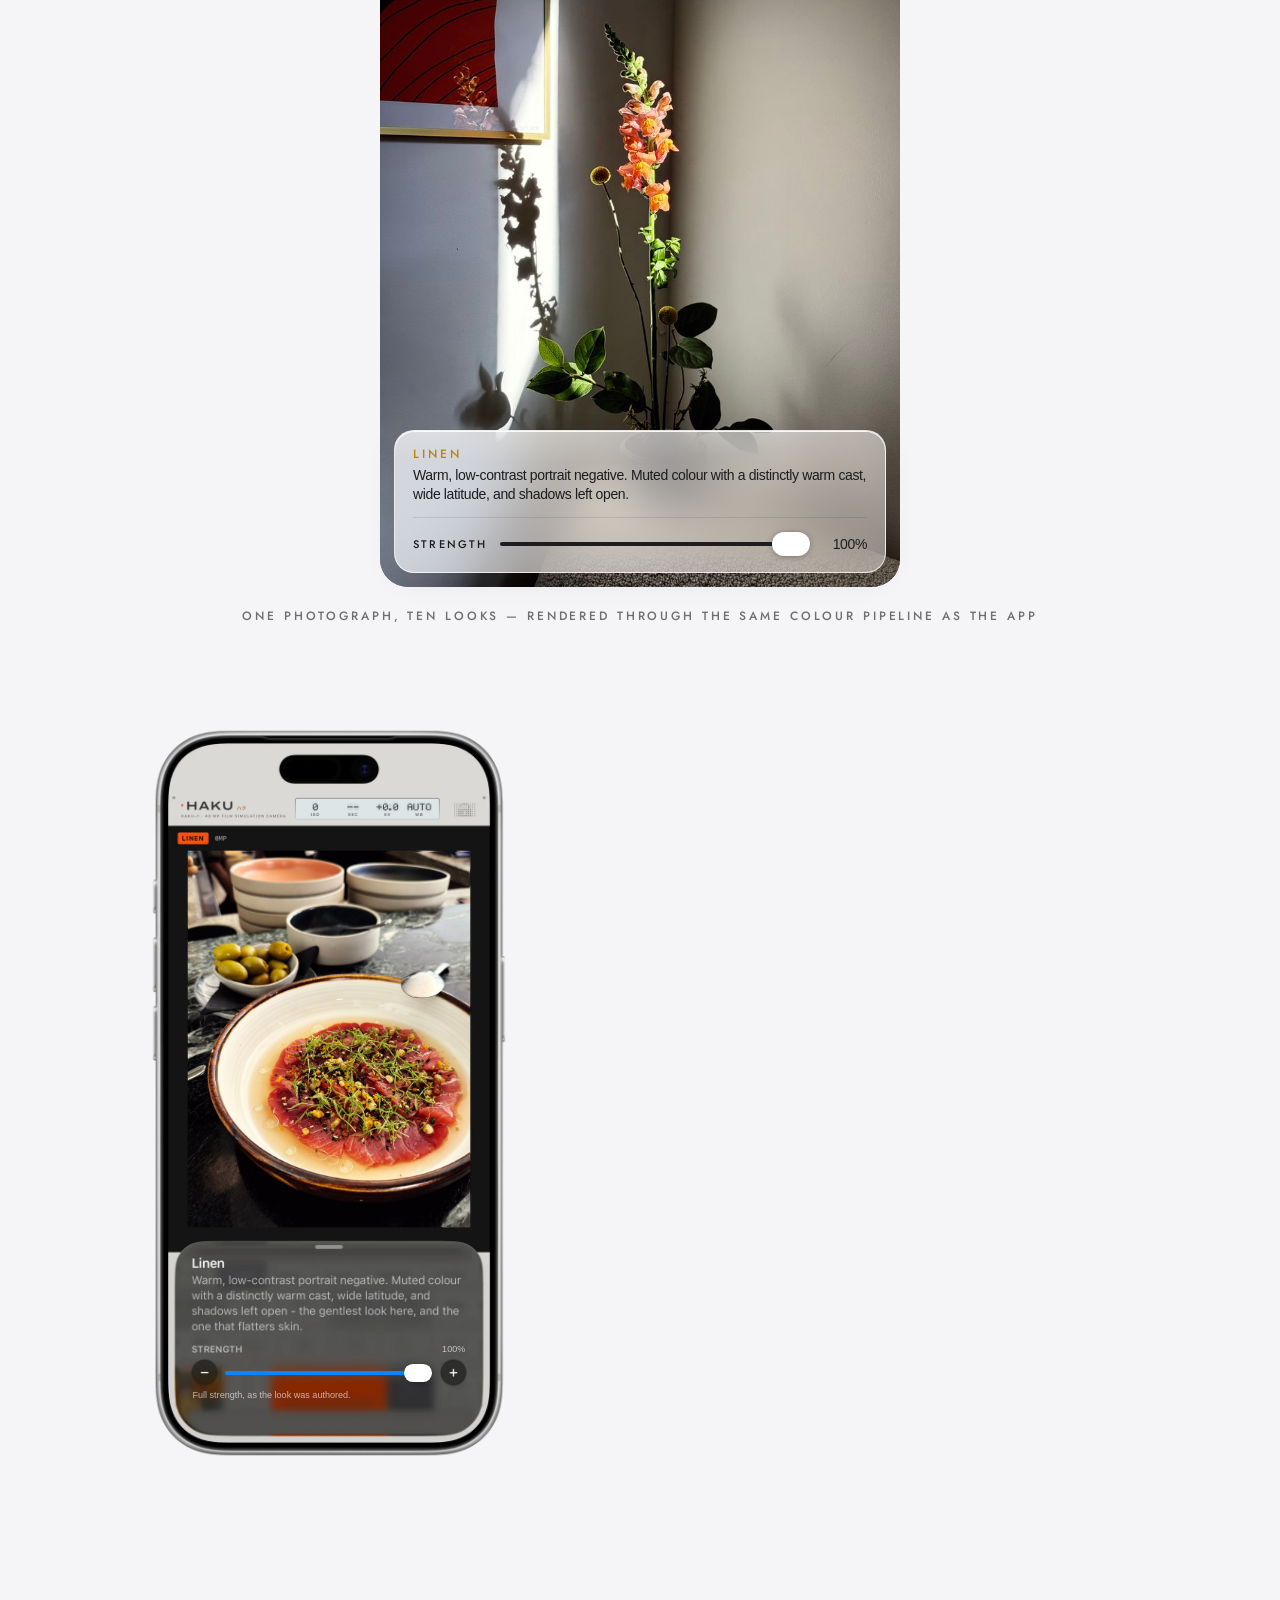
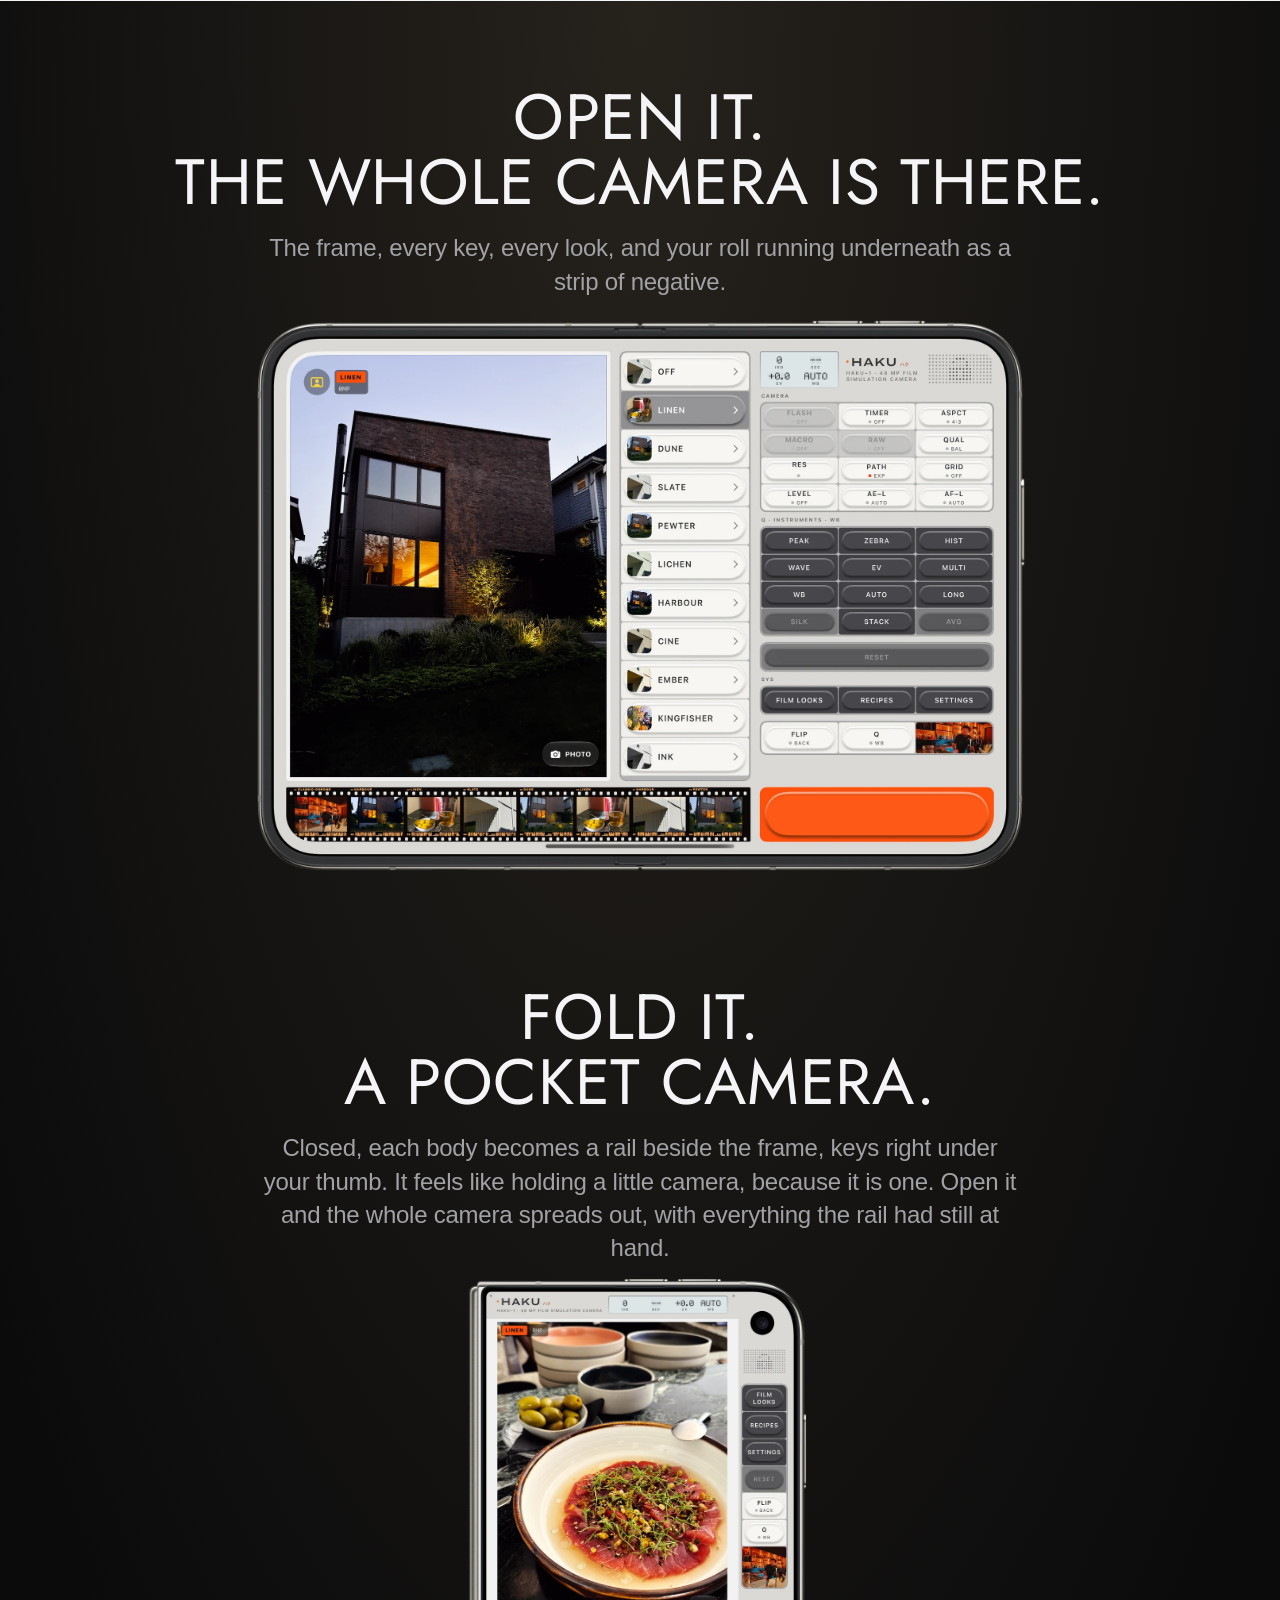
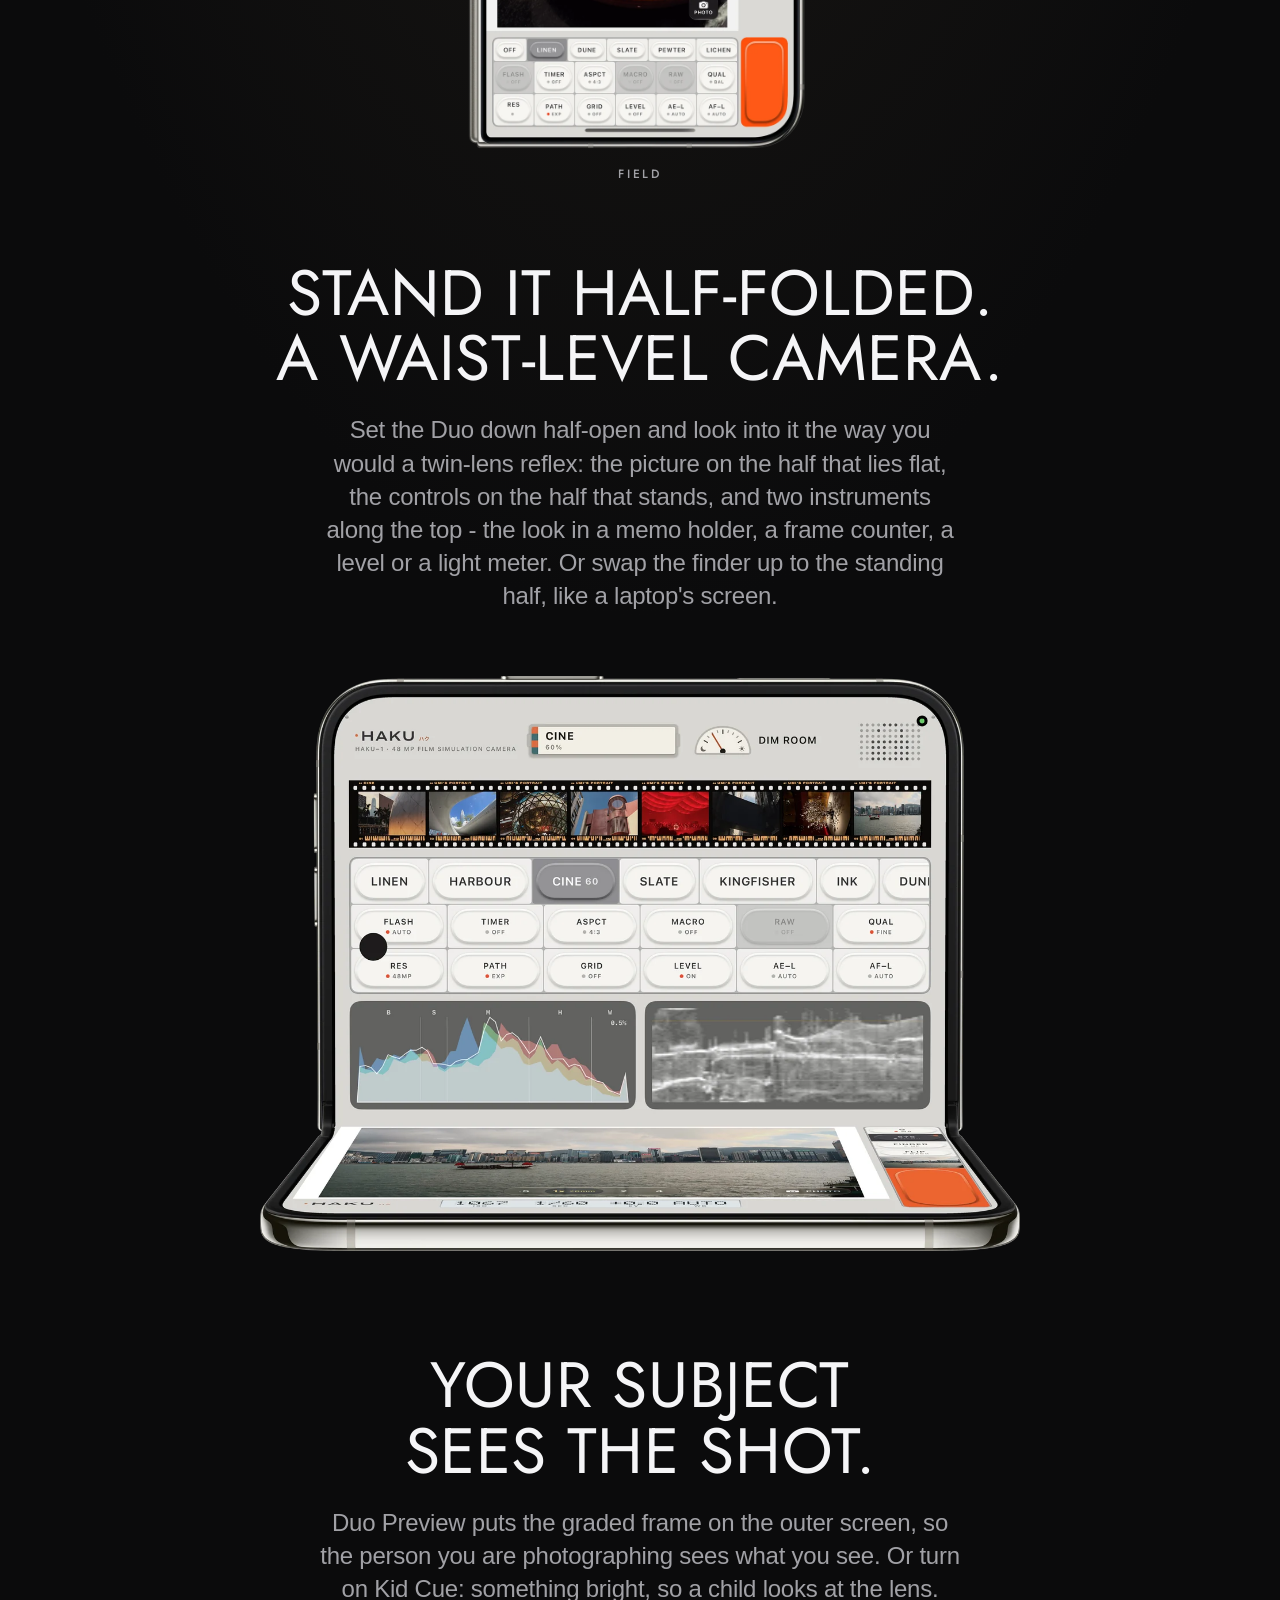
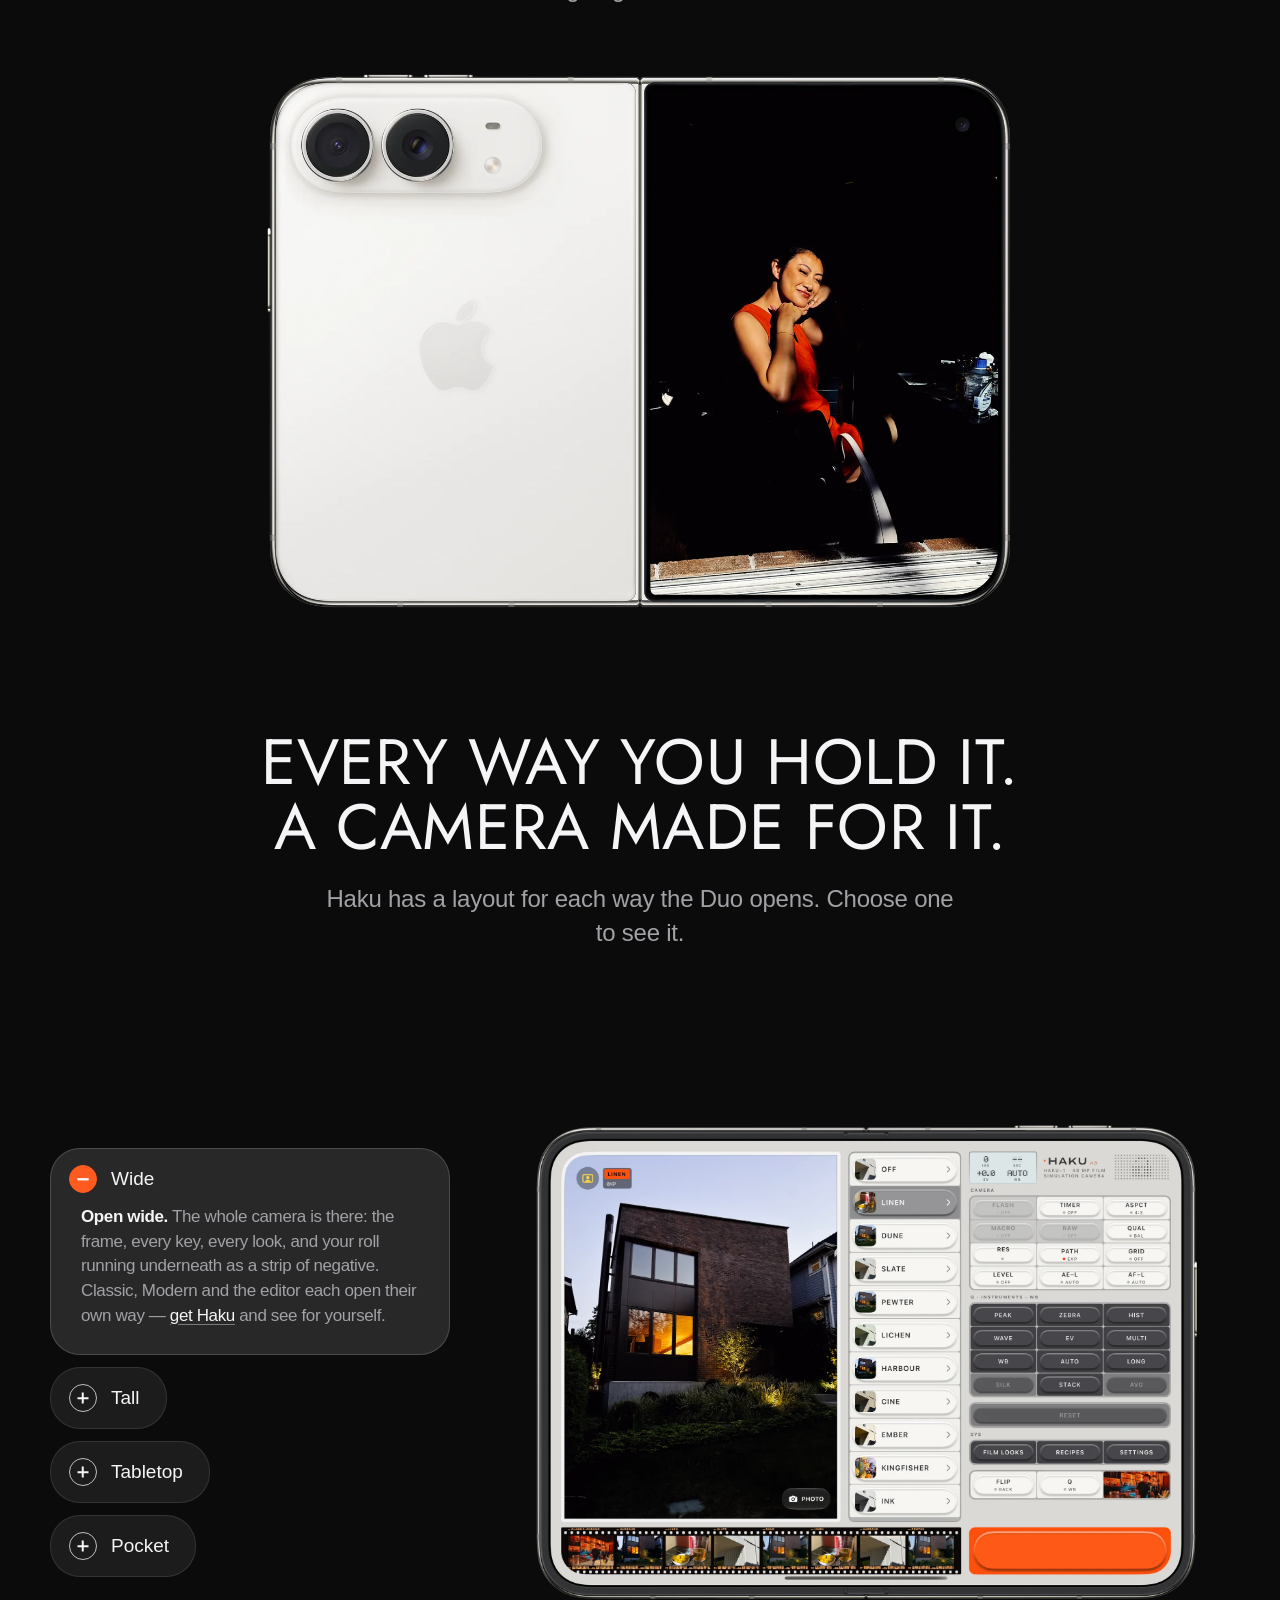
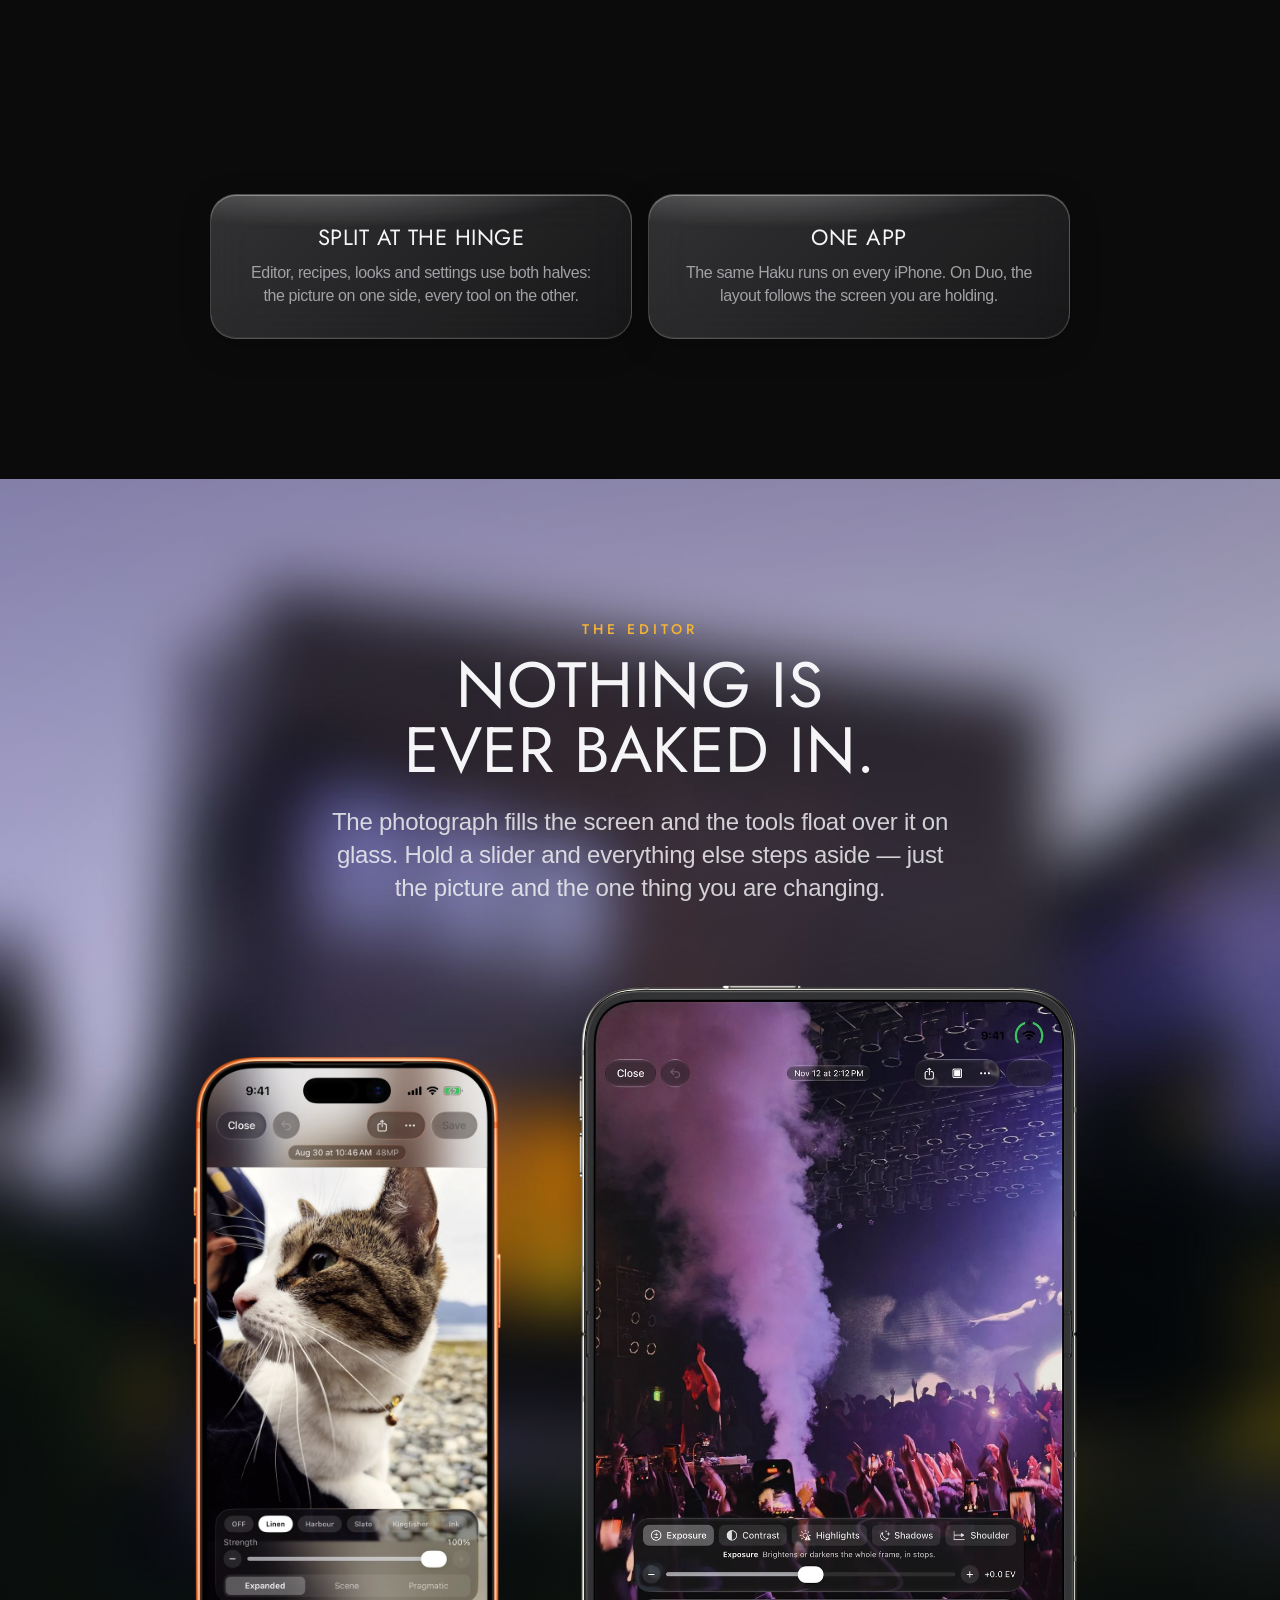
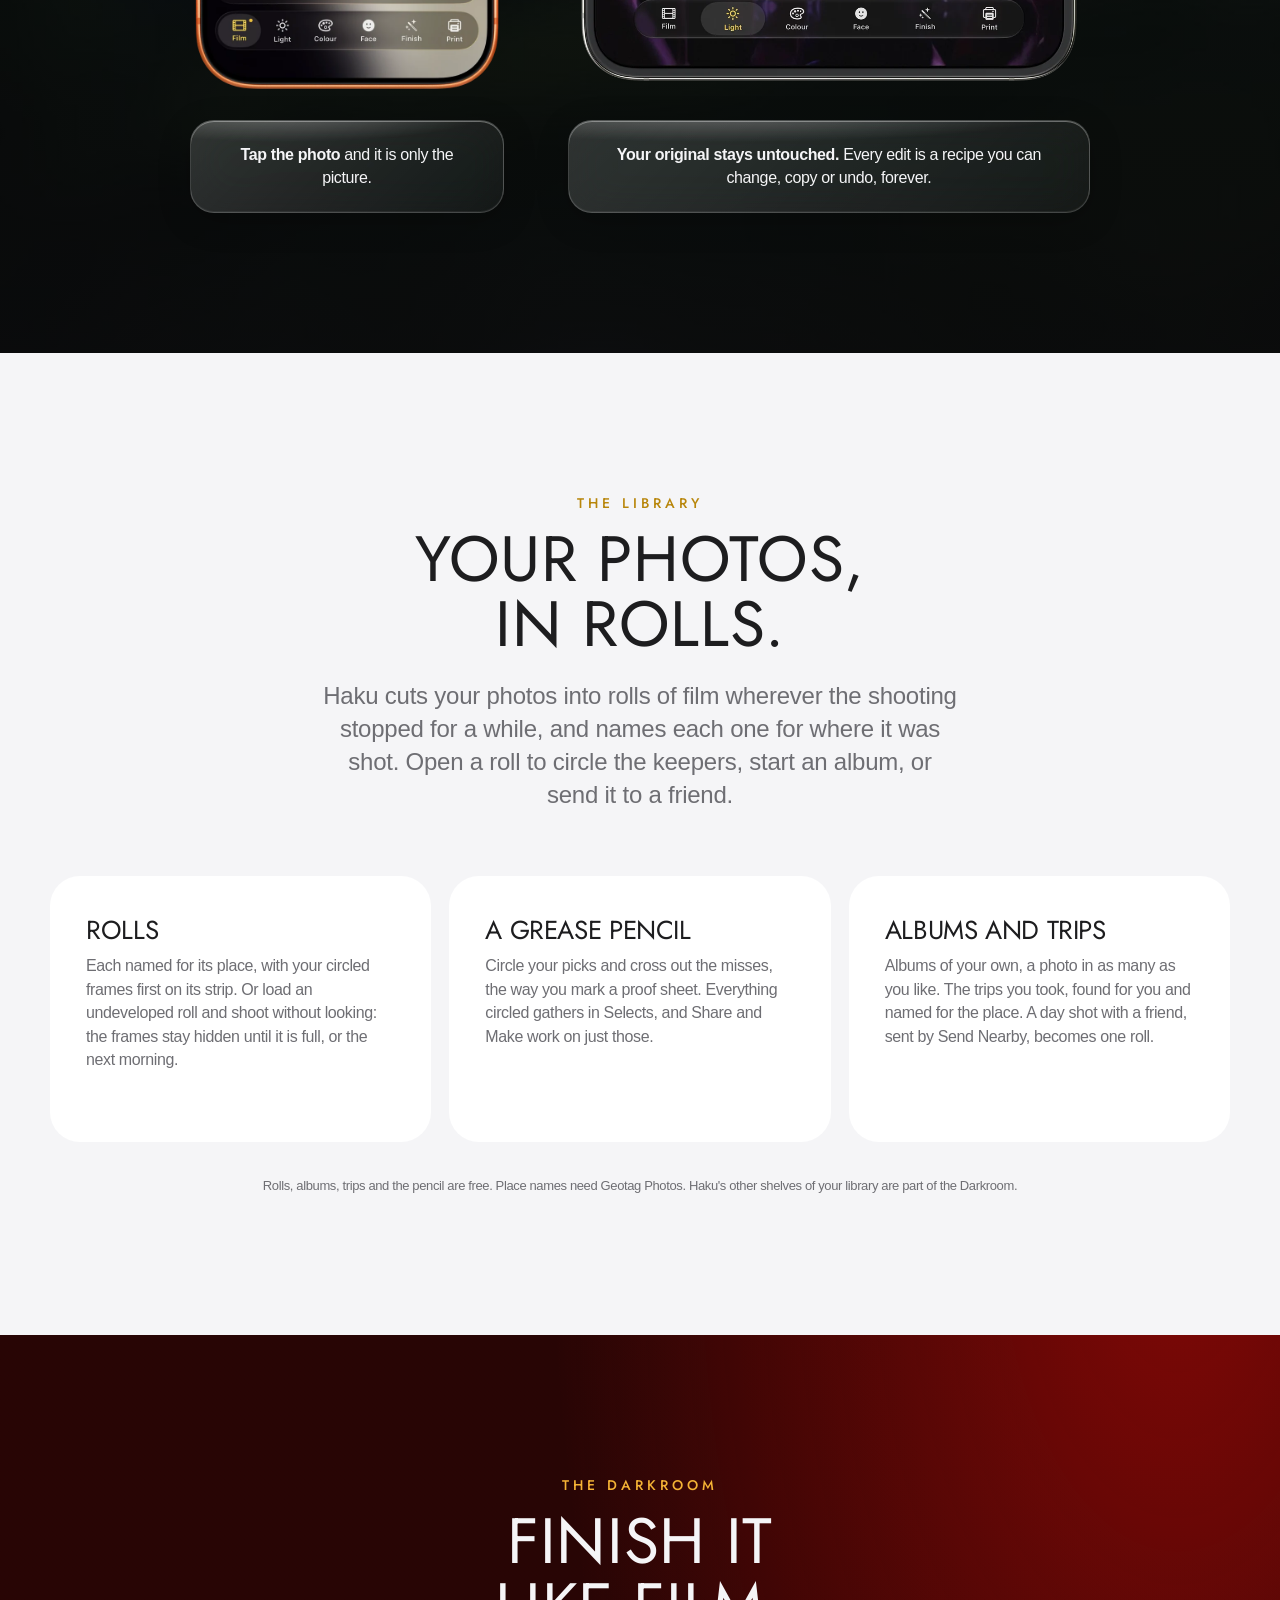
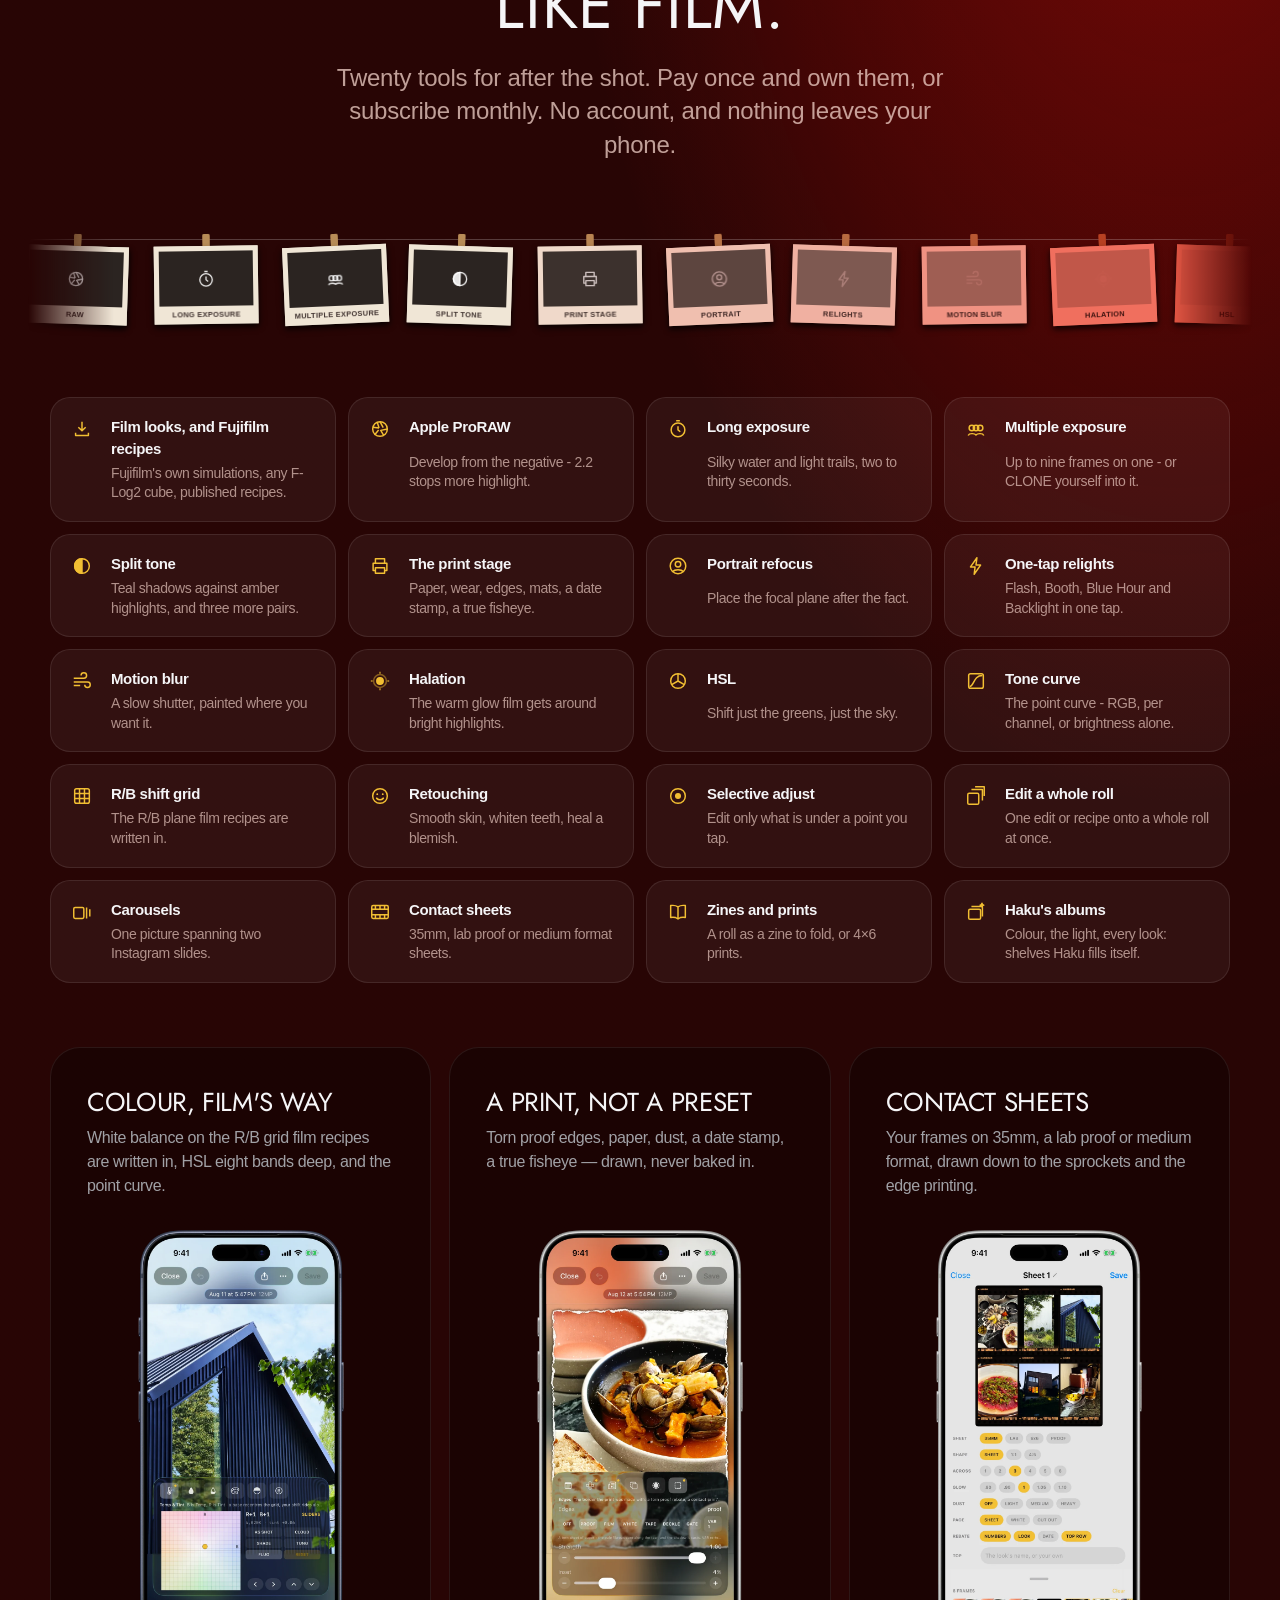
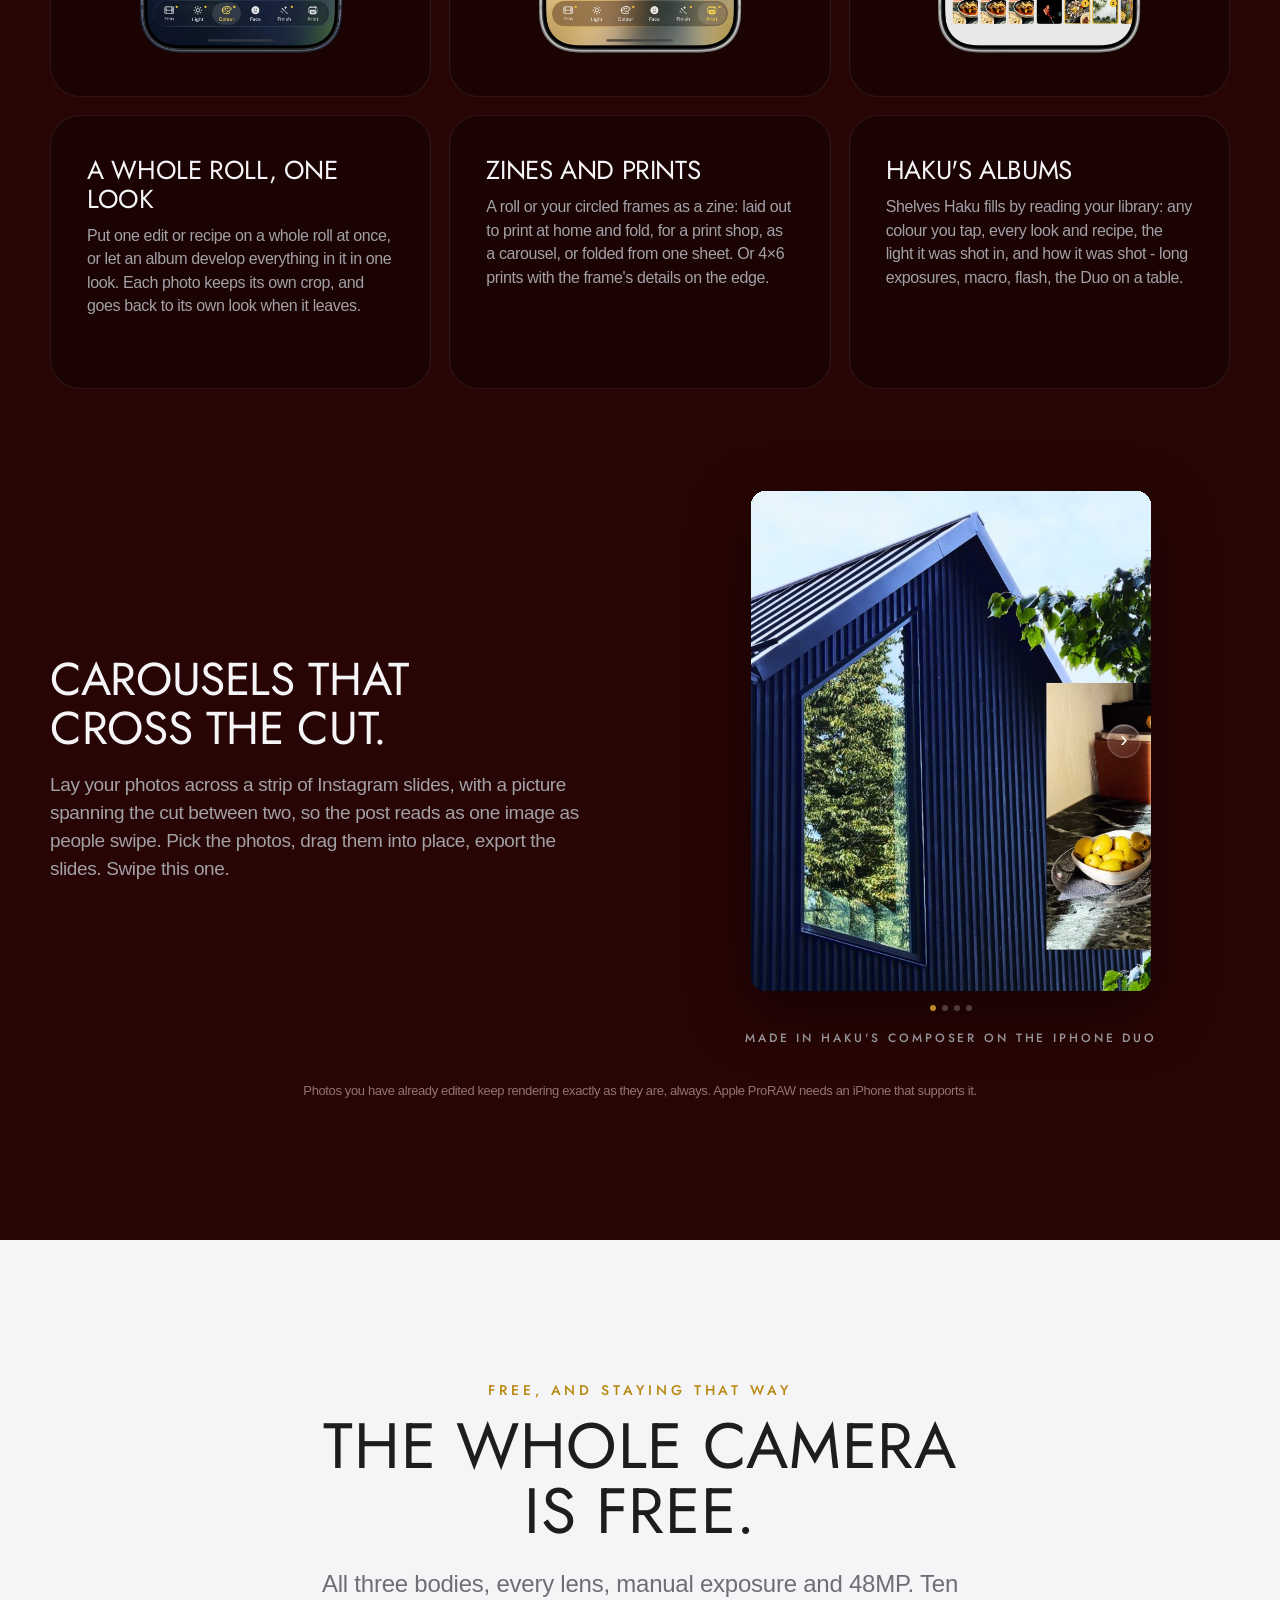
<file: shirt/index.html>
<!doctype html>
<!-- QR redirect for printed pieces (shirt). Printed codes point here, never
     at a final destination, so they keep working when it changes: the
     landing page before launch, the App Store listing after. Change the
     URL below (both places) and every code already printed follows. -->
<html lang="en">
<head>
<meta charset="utf-8">
<meta name="robots" content="noindex">
<meta http-equiv="refresh" content="0; url=/">
<link rel="canonical" href="https://hakufilmcamera.app/">
<title>Haku</title>
<script>location.replace("/");</script>
</head>
<body><a href="/">Haku - the film camera that was already in your pocket</a></body>
</html>
</file>
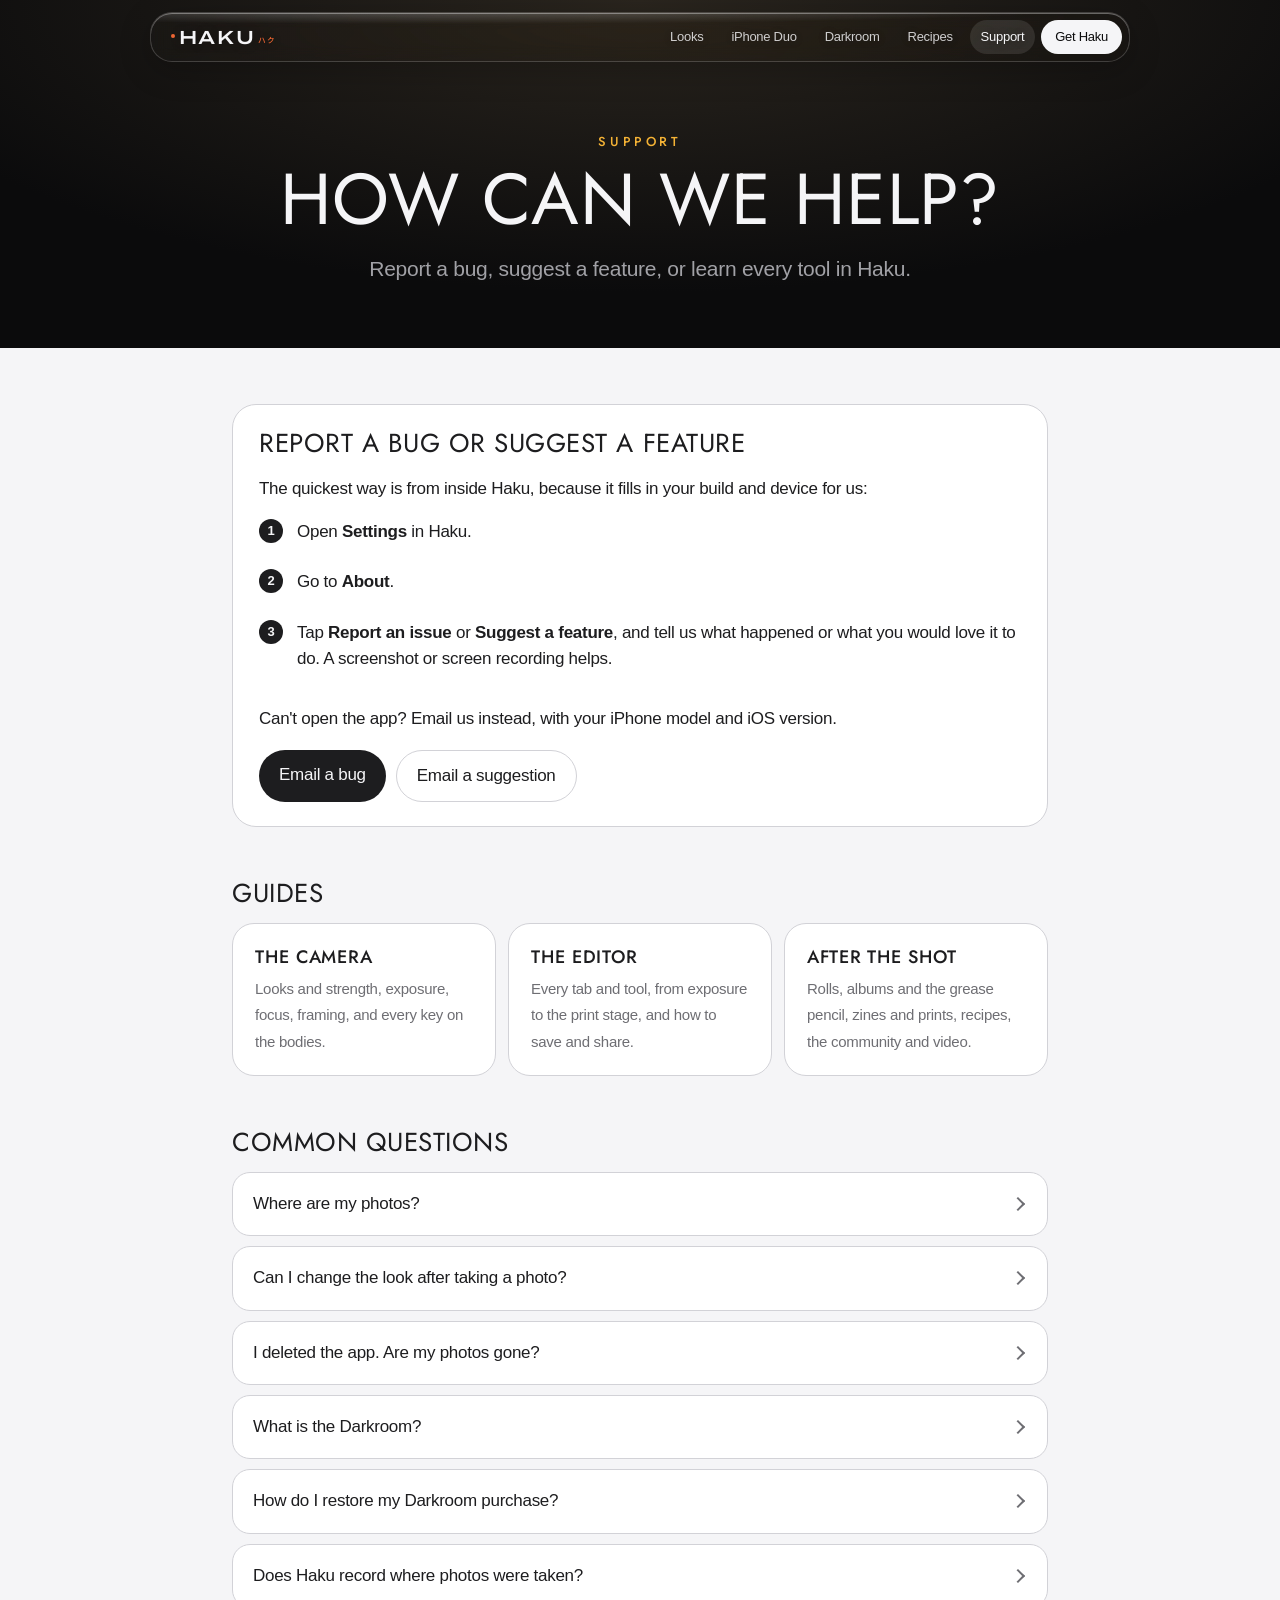
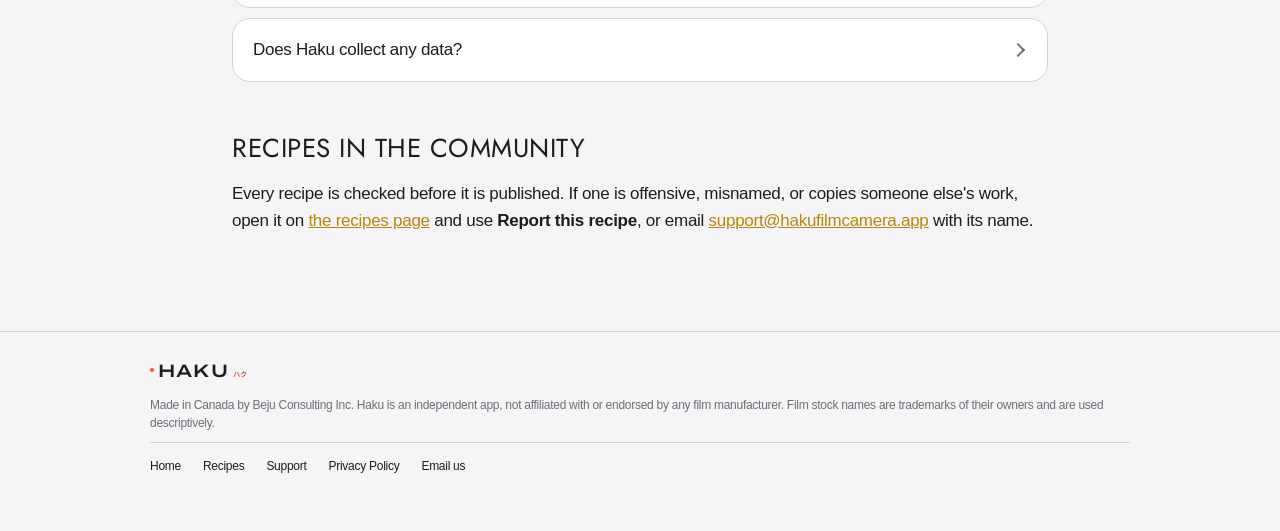
<file: support/index.html>
<!doctype html>
<html lang="en">
<head>
<meta charset="utf-8">
<meta name="viewport" content="width=device-width, initial-scale=1, viewport-fit=cover">
<title>Haku Support</title>
<meta name="description" content="Report a bug, suggest a feature, or learn every tool in Haku.">
<meta name="theme-color" content="#0b0b0c">
<link rel="icon" href="/assets/icon.png">
<link rel="apple-touch-icon" href="/assets/icon.png">
<link rel="preconnect" href="https://fonts.googleapis.com">
<link rel="preconnect" href="https://fonts.gstatic.com" crossorigin>
<link href="https://fonts.googleapis.com/css2?family=Jost:wght@400;500&display=swap" rel="stylesheet">
<link href="https://fonts.googleapis.com/css2?family=Archivo:wdth,wght@125,600&display=swap" rel="stylesheet">
<link href="https://fonts.googleapis.com/css2?family=Noto+Sans+JP:wght@500&text=%E3%83%8F%E3%82%AF&display=swap" rel="stylesheet">
<link rel="stylesheet" href="/shared.css?v=9">
<style>
  .wrap { max-width: 860px; }
  .crumbs { font-size: 14px; margin: 0 0 18px; color: var(--ink-dim); }
  .crumbs a { color: var(--ink-dim); }
  .toc { display: flex; flex-wrap: wrap; gap: 6px; margin: 0 0 34px; padding: 0; list-style: none; }
  .toc a { display: block; font: 500 11px var(--display); letter-spacing: .16em; text-transform: uppercase;
           text-decoration: none; color: var(--ink); background: var(--card); border: 1px solid var(--line);
           padding: 8px 13px; border-radius: 99px; }
  .doc h2 { scroll-margin-top: 90px; }
  .lead { font-size: 18px; color: var(--ink); }
  .tool { background: var(--card); border: 1px solid var(--line); border-radius: 20px; padding: 18px 22px 8px;
          margin: 0 0 12px; scroll-margin-top: 90px; }
  .tool h3 { font: 500 17px var(--display); letter-spacing: .06em; text-transform: uppercase; margin: 0 0 8px;
             display: flex; align-items: center; gap: 10px; flex-wrap: wrap; }
  .tool p { margin: 0 0 12px; font-size: 16px; }
  .tool .sum { font-weight: 500; }
  .tool .trade { color: var(--ink-dim); font-size: 15px; }
  .dr { font: 500 10px var(--text); letter-spacing: .08em; text-transform: uppercase; color: #fff;
        background: #8a1c12; padding: 3px 8px; border-radius: 99px; }
  .steps { counter-reset: s; list-style: none; padding: 0; margin: 0 0 22px; }
  .steps li { counter-increment: s; position: relative; padding: 0 0 12px 38px; }
  .steps li::before { content: counter(s); position: absolute; left: 0; top: 0; width: 24px; height: 24px; border-radius: 50%;
                      background: var(--ink); color: var(--paper); font: 600 13px/24px var(--text); text-align: center; }
  .grid { display: grid; grid-template-columns: repeat(auto-fit, minmax(230px, 1fr)); gap: 12px; margin: 0 0 30px; }
  .tile { display: block; text-decoration: none; color: inherit; background: var(--card); border: 1px solid var(--line);
          border-radius: 22px; padding: 20px 22px; transition: transform .3s var(--ease), box-shadow .3s var(--ease); }
  .tile:hover { transform: translateY(-2px); box-shadow: 0 12px 34px rgba(0,0,0,.1); }
  .tile b { display: block; font: 500 18px var(--display); letter-spacing: .05em; text-transform: uppercase; margin-bottom: 6px; }
  .tile span { color: var(--ink-dim); font-size: 15px; }
  .report { background: var(--card); border: 1px solid var(--line); border-radius: 24px; padding: 24px 26px; margin: 0 0 34px; }
  .report h2 { margin-top: 0 !important; }
  .btns { display: flex; flex-wrap: wrap; gap: 10px; margin-top: 6px; }
  .btns a { text-decoration: none; font-weight: 500; padding: 12px 20px; border-radius: 99px; background: var(--ink); color: var(--paper); }
  .btns a.alt { background: transparent; color: var(--ink); border: 1px solid var(--line); }
  details { background: var(--card); border: 1px solid var(--line); border-radius: 18px; padding: 4px 20px; margin: 0 0 10px; }
  /* The browser's triangle sat outside the card's edge; a chevron of our own
     on the right, turning down when the answer is open, as iOS lists do. */
  summary { cursor: pointer; font-weight: 500; padding: 14px 28px 14px 0; list-style: none; position: relative; }
  summary::-webkit-details-marker { display: none; }
  summary::after { content: ""; position: absolute; right: 4px; top: 50%; width: 8px; height: 8px;
                   border-right: 2px solid var(--ink-dim); border-bottom: 2px solid var(--ink-dim);
                   transform: translateY(-50%) rotate(-45deg); transition: transform .25s var(--ease); }
  details[open] summary::after { transform: translateY(-75%) rotate(45deg); }
  details[open] summary { border-bottom: 1px solid var(--line); margin-bottom: 12px; }
  details p { margin: 0 0 12px; }
  @media (max-width: 600px) {
    .tool { padding: 16px 16px 6px; border-radius: 16px; }
    .tool p { font-size: 15px; }
  }
</style>
</head>
<body>
<!-- Generated by distribution/make-support.py from the app's own help text. Edit that, not this. -->
<nav class="nav glass" aria-label="Haku">
  <a class="brand lockup" href="/" aria-label="Haku"><span class="dot" aria-hidden="true"></span><span class="word">HAKU</span><span class="kana" lang="ja" aria-hidden="true">ハク</span></a>
  <a class="link opt" href="/#looks">Looks</a>
  <a class="link" href="/#duo"><span class="long">iPhone </span>Duo</a>
  <a class="link opt" href="/#darkroom">Darkroom</a>
  <a class="link" href="/recipes/">Recipes</a>
  <a class="link" href="/support/" aria-current="page">Support</a>
  <a class="pill" href="https://apps.apple.com/app/id6798982888">Get<span class="long"> Haku</span></a>
</nav>
<header class="masthead">
  <p class="eyebrow">Support</p>
  <h1>How can we help?</h1>
  <p class="lede">Report a bug, suggest a feature, or learn every tool in Haku.</p>
</header>
<main class="wrap doc">
<section class="report">
  <h2>Report a bug or suggest a feature</h2>
  <p>The quickest way is from inside Haku, because it fills in your build and device for us:</p>
  <ol class="steps">
    <li>Open <b>Settings</b> in Haku.</li>
    <li>Go to <b>About</b>.</li>
    <li>Tap <b>Report an issue</b> or <b>Suggest a feature</b>, and tell us what happened or what you would
      love it to do. A screenshot or screen recording helps.</li>
  </ol>
  <p>Can't open the app? Email us instead, with your iPhone model and iOS version.</p>
  <div class="btns"><a href="mailto:support@hakufilmcamera.app?subject=Haku%20-%20issue">Email a bug</a>
    <a class="alt" href="mailto:support@hakufilmcamera.app?subject=Haku%20-%20suggestion">Email a suggestion</a></div>
</section>
<h2>Guides</h2>
<div class="grid">
  <a class="tile" href="/support/camera/"><b>The camera</b><span>Looks and strength, exposure, focus,
    framing, and every key on the bodies.</span></a>
  <a class="tile" href="/support/editor/"><b>The editor</b><span>Every tab and tool, from exposure to the
    print stage, and how to save and share.</span></a>
  <a class="tile" href="/support/library/"><b>After the shot</b><span>Rolls, albums and the grease pencil,
    zines and prints, recipes, the community and video.</span></a>
</div>
<h2>Common questions</h2>
<details><summary>Where are my photos?</summary><p>In Haku's library: tap the thumbnail beside the shutter. Whether they also go to Apple Photos depends on Settings › Library › New photos - see <a href="/support/library/#where-photos-are-saved">Where photos are saved</a>.</p></details>
<details><summary>Can I change the look after taking a photo?</summary><p>Yes, always. The original is kept and the look is a recipe beside it: open the photo, choose another look or strength on the Film tab, or hold the photo to see the original.</p></details>
<details><summary>I deleted the app. Are my photos gone?</summary><p>Photos kept only in Haku are deleted with the app. Photos saved to Apple Photos stay there. Before deleting Haku, export anything you want to keep.</p></details>
<details><summary>What is the Darkroom?</summary><p>The one-time unlock for the finishing tools - curves, HSL, retouching, the print stage, long and multiple exposure, carousels, contact sheets, zines and prints, Haku's own shelves of your library, importing looks, editing a whole roll at once and more. The camera, all ten looks, the core editor and the library's rolls, albums, trips and grease pencil are free. Photos you have already edited keep rendering exactly as they are.</p></details>
<details><summary>How do I restore my Darkroom purchase?</summary><p>Open any Darkroom tool to bring up the Darkroom, and tap Restore purchase. Use the same Apple Account you bought it with.</p></details>
<details><summary>Does Haku record where photos were taken?</summary><p>While Geotag Photos is on and location is allowed. It is on in the setup when you first open Haku, and you can turn it off there or in Settings › Library. The place goes into the photo itself, and Haku asks Apple's maps service for the names of places to name your rolls and trips - that request goes to Apple, never to us. Turn it off and neither happens.</p></details>
<details><summary>Does Haku collect any data?</summary><p>No. No accounts, no analytics, no advertising. See <a href="/privacy/">the privacy policy</a>.</p></details>
<h2>Recipes in the community</h2>
<p>Every recipe is checked before it is published. If one is offensive, misnamed, or copies someone else's
work, open it on <a href="/recipes/">the recipes page</a> and use <b>Report this recipe</b>, or email
<a href="mailto:support@hakufilmcamera.app?subject=Report%20a%20recipe">support@hakufilmcamera.app</a> with its name.</p>
</main>
<footer>
  <div class="inner">
    <p class="wordmark lockup"><span class="dot" aria-hidden="true"></span><span class="word">HAKU</span><span class="kana" lang="ja" aria-hidden="true">ハク</span></p>
    <p>Made in Canada by Beju Consulting Inc. Haku is an independent app, not affiliated with or endorsed by any
      film manufacturer. Film stock names are trademarks of their owners and are used descriptively.</p>
    <div class="row">
      <a href="/">Home</a><a href="/recipes/">Recipes</a><a href="/support/">Support</a>
      <a href="/privacy/">Privacy Policy</a><a href="mailto:support@hakufilmcamera.app">Email us</a>
    </div>
  </div>
</footer>
<script src="/nav.js?v=1" defer></script>
</body>
</html>
</file>
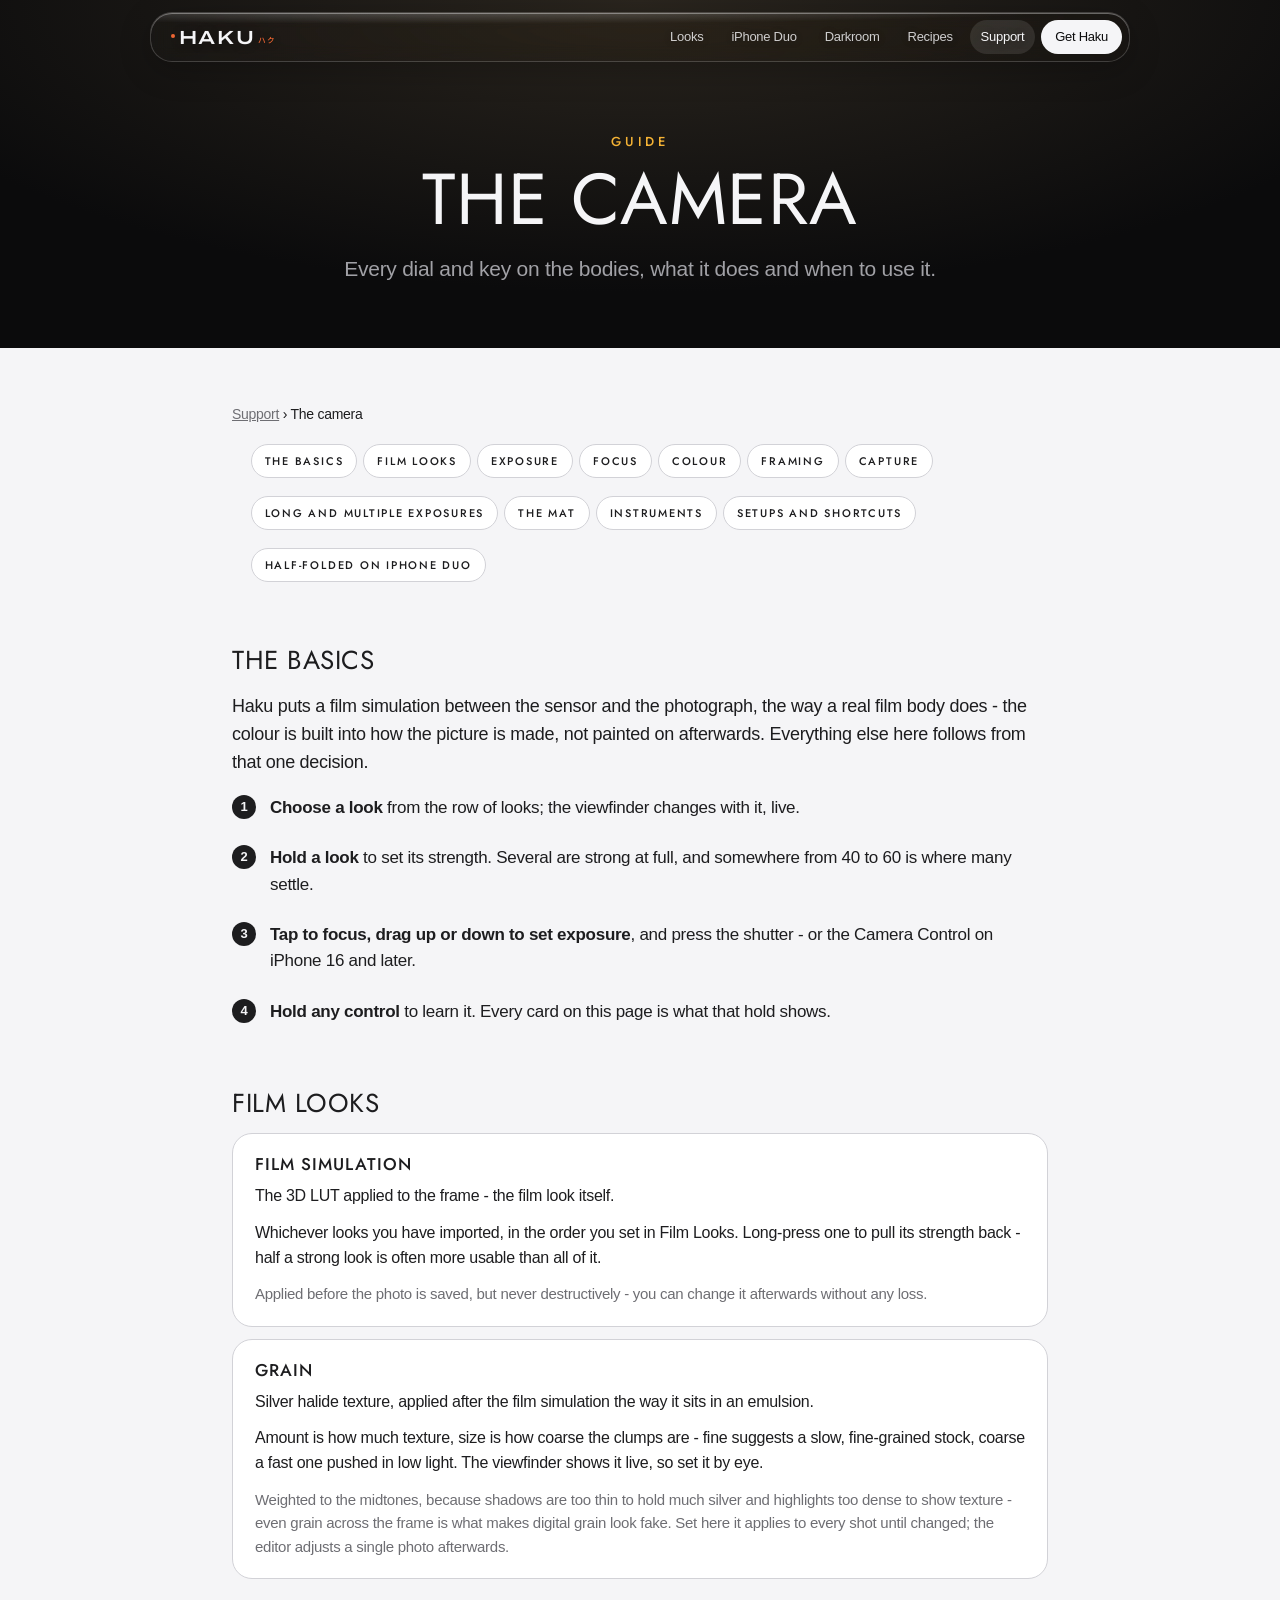
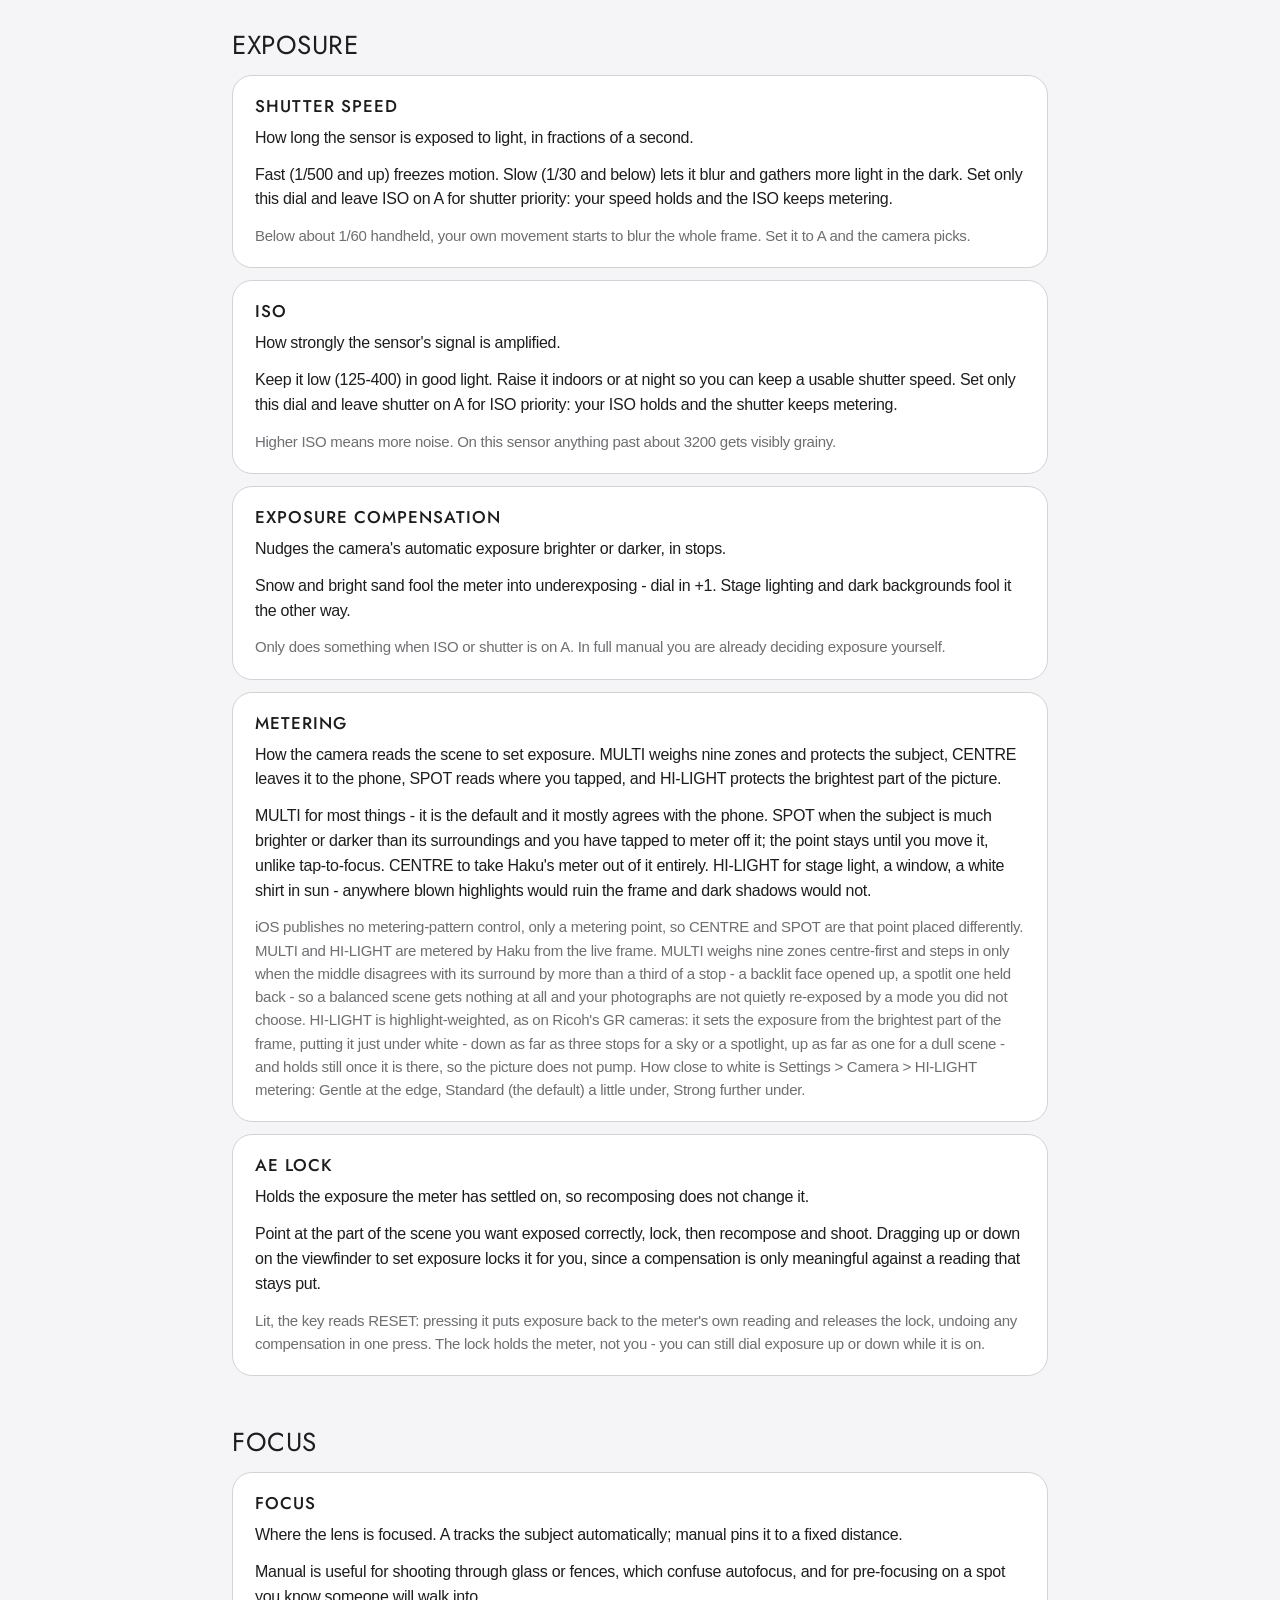
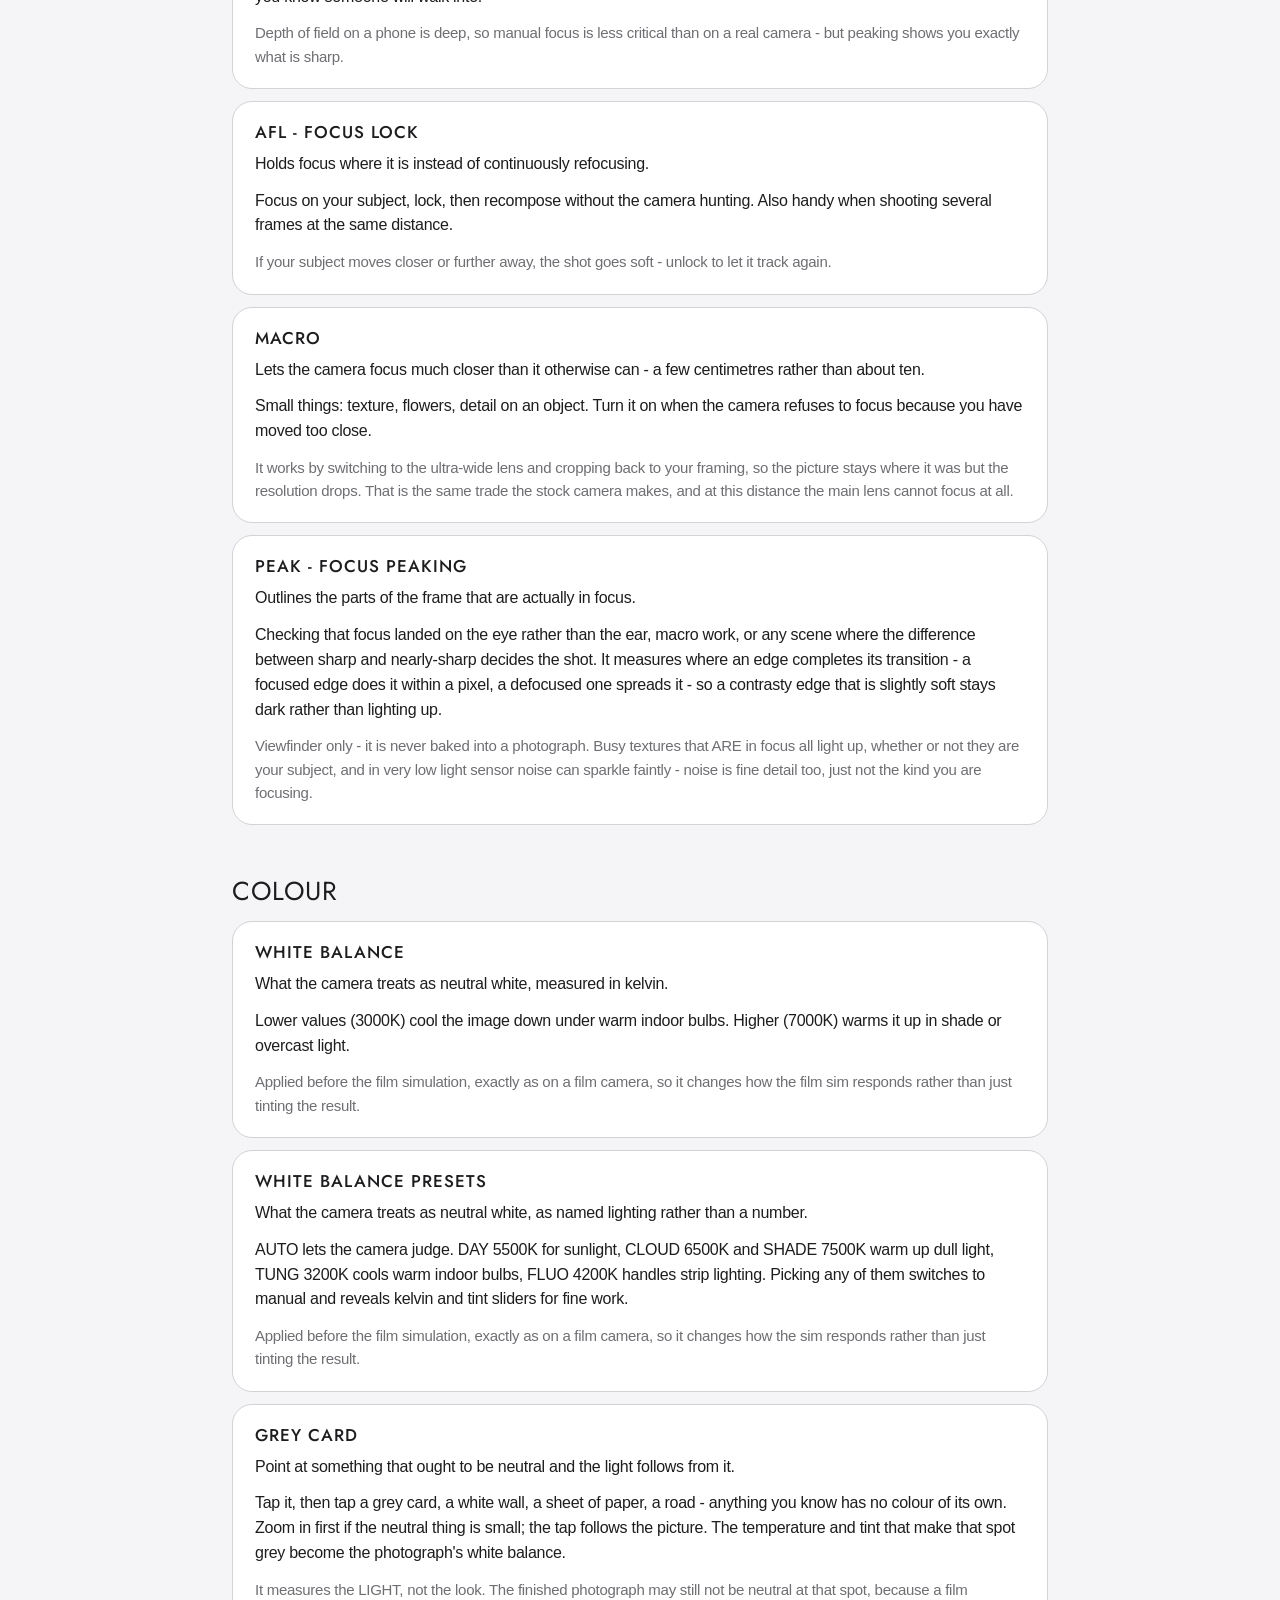
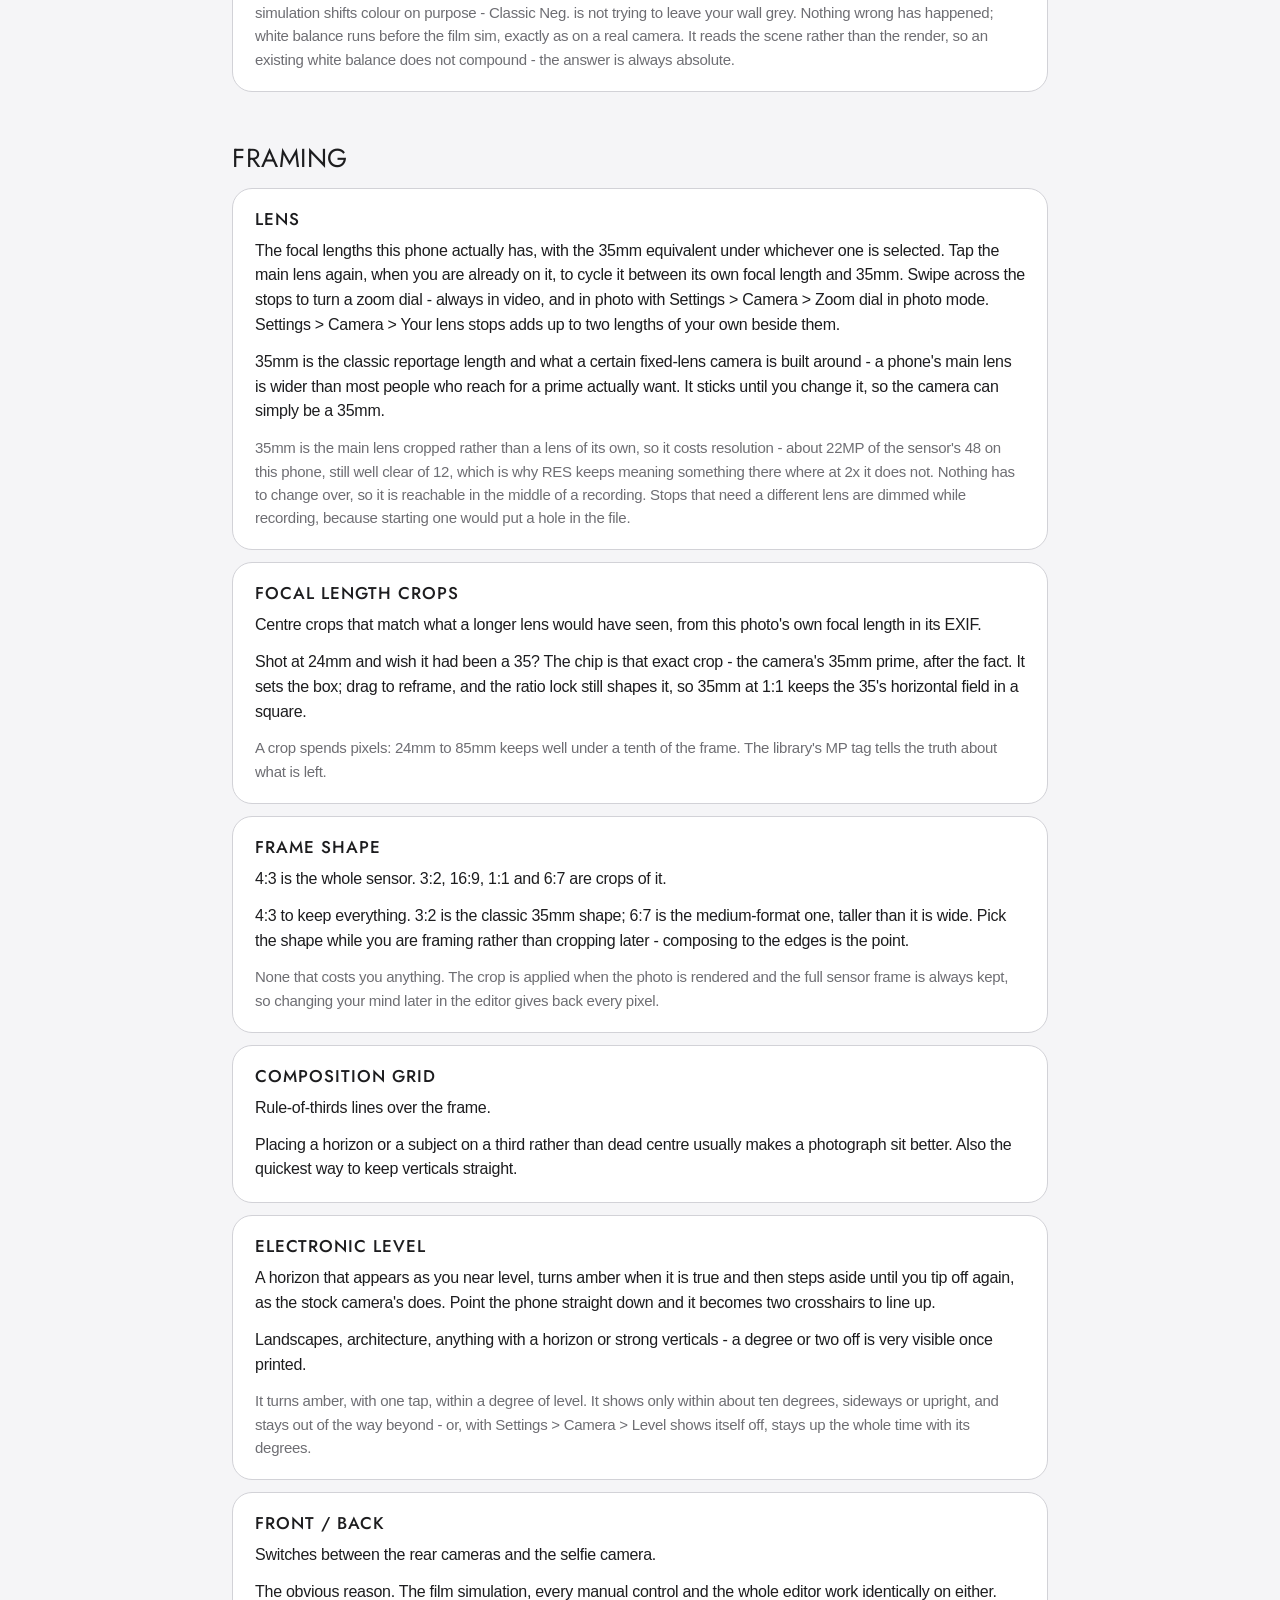
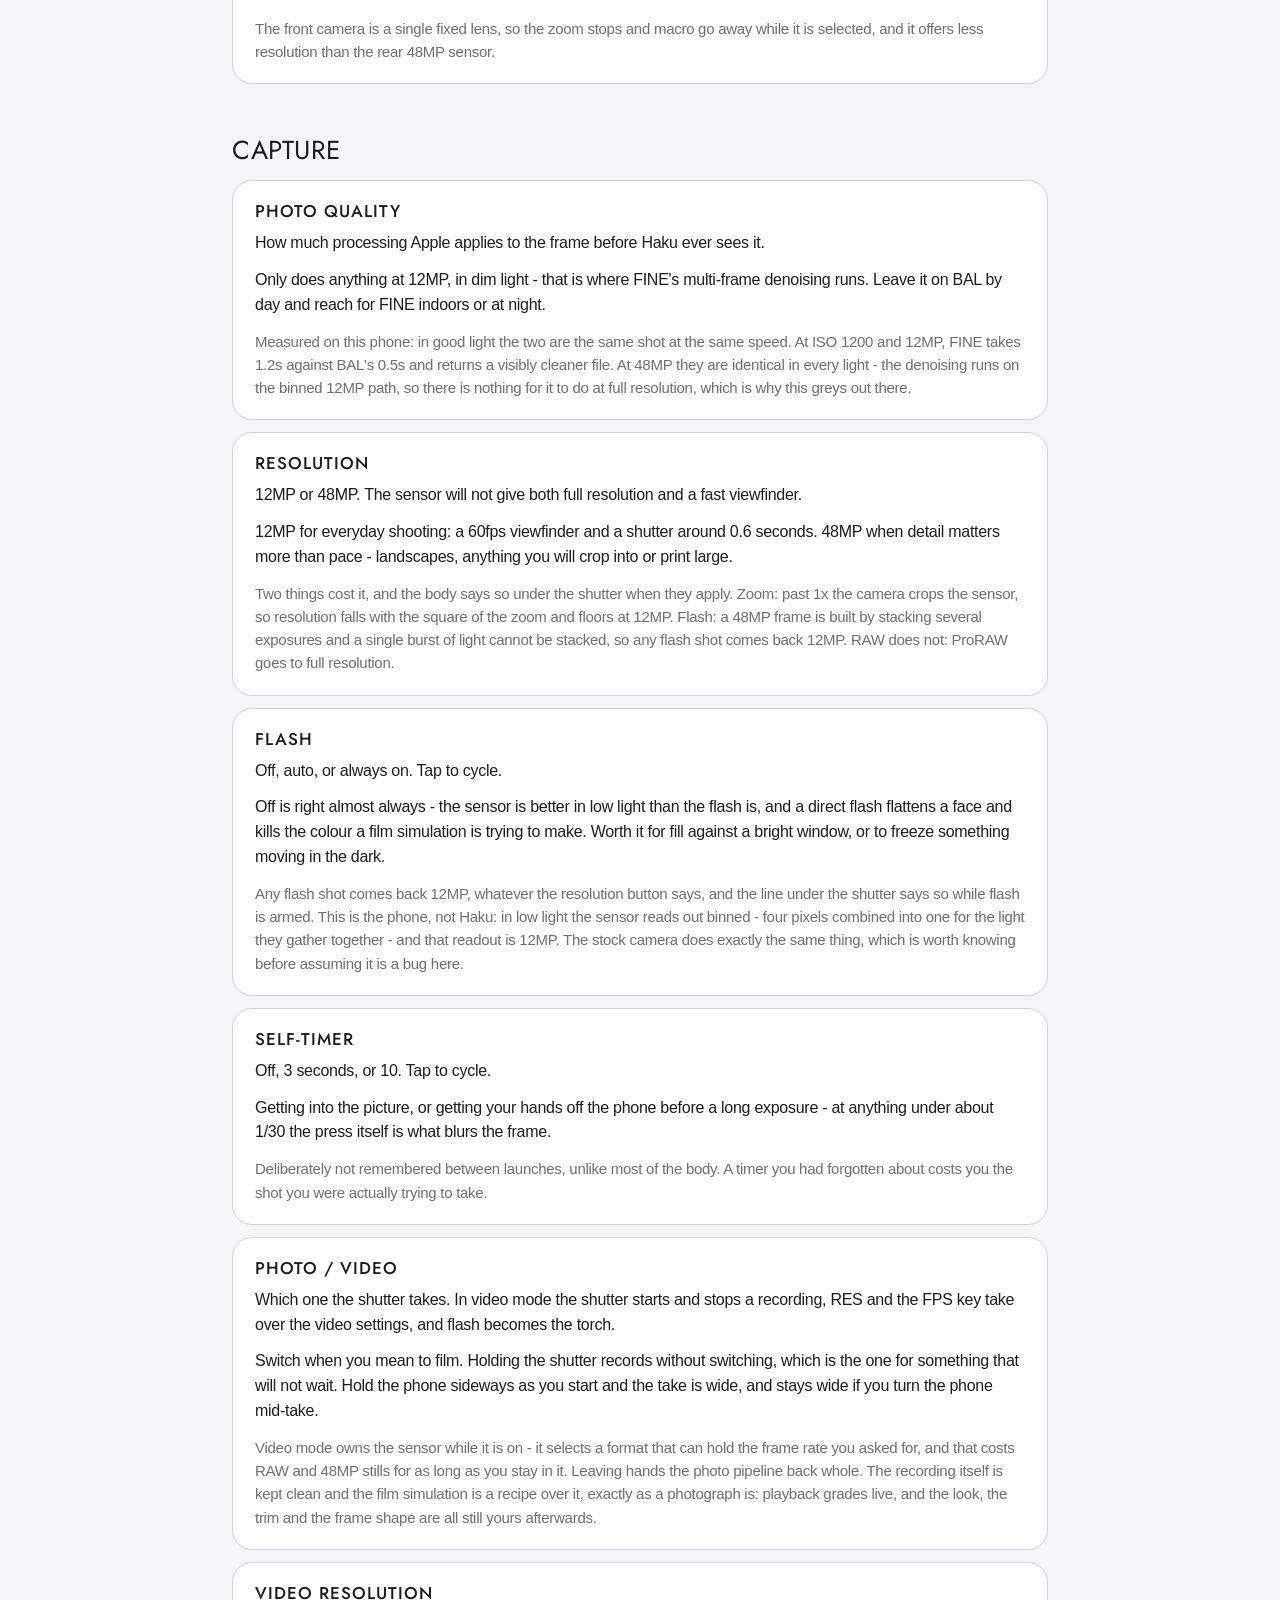
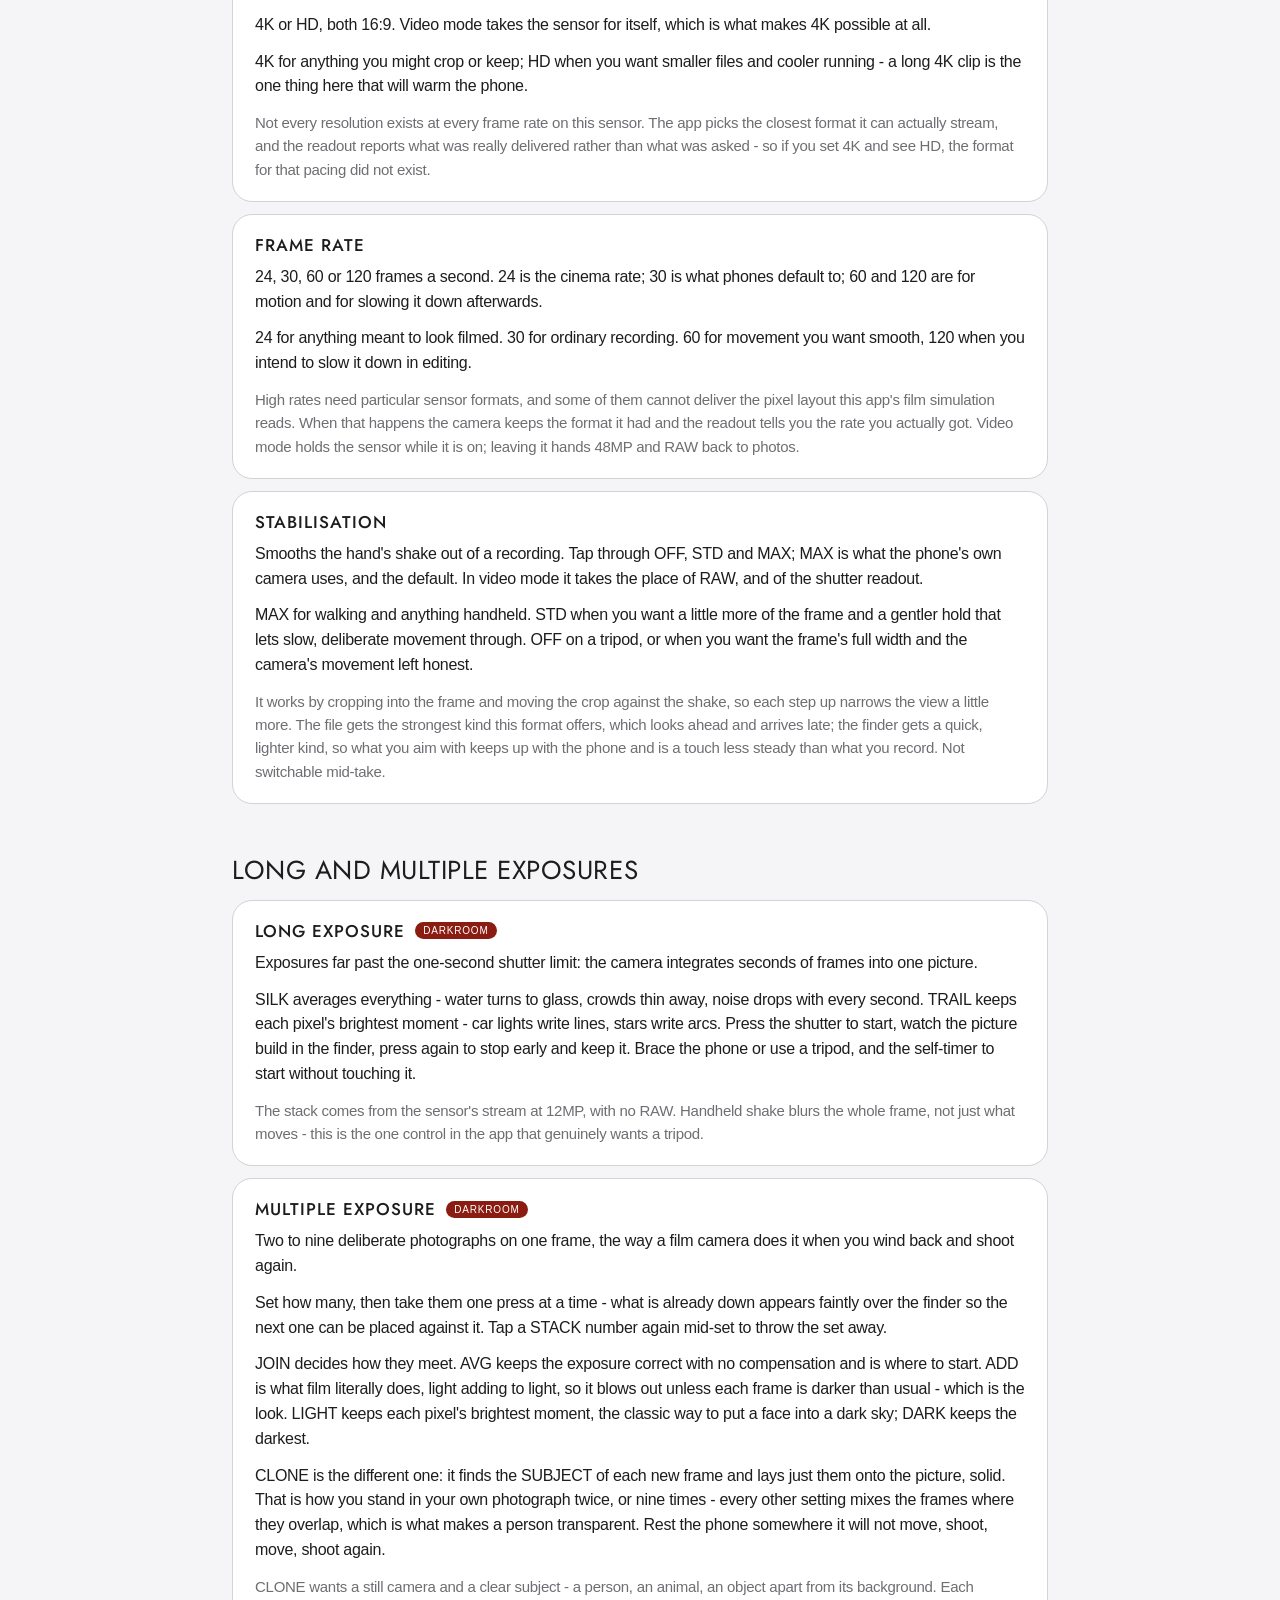
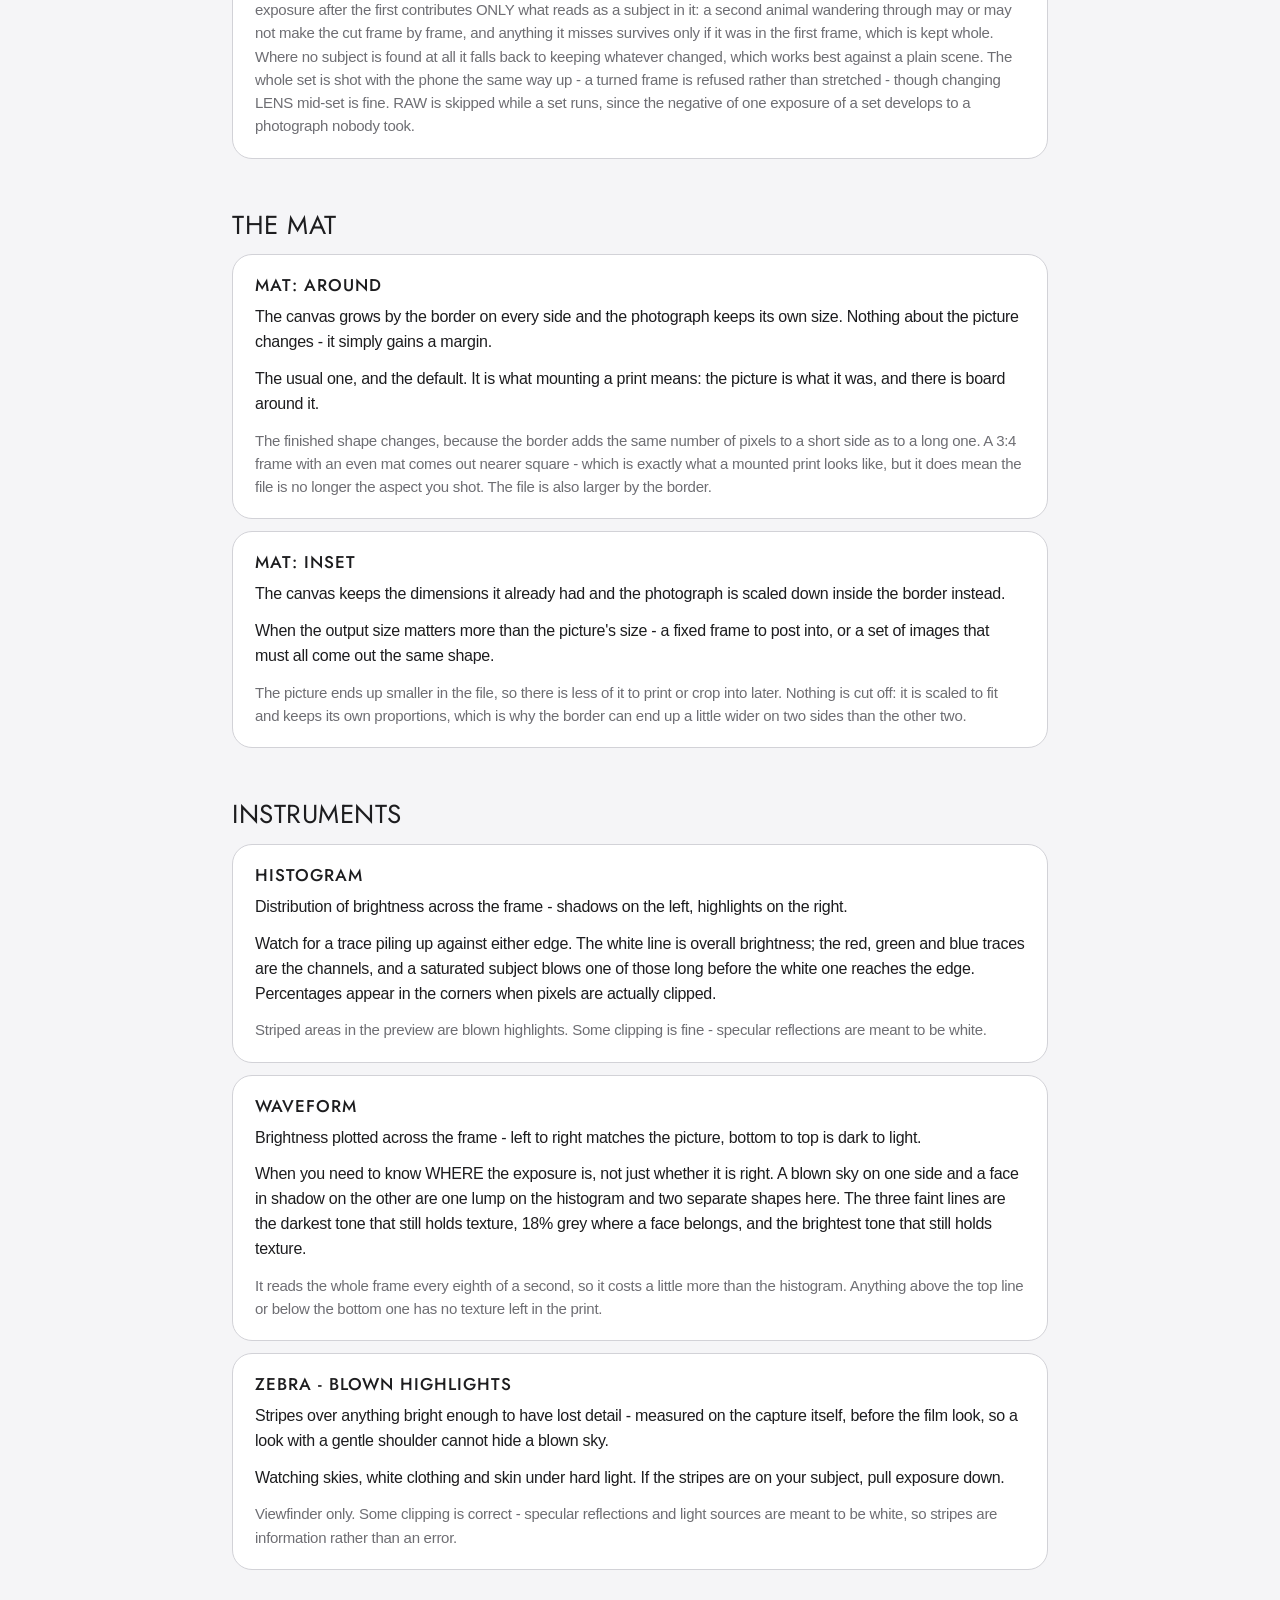
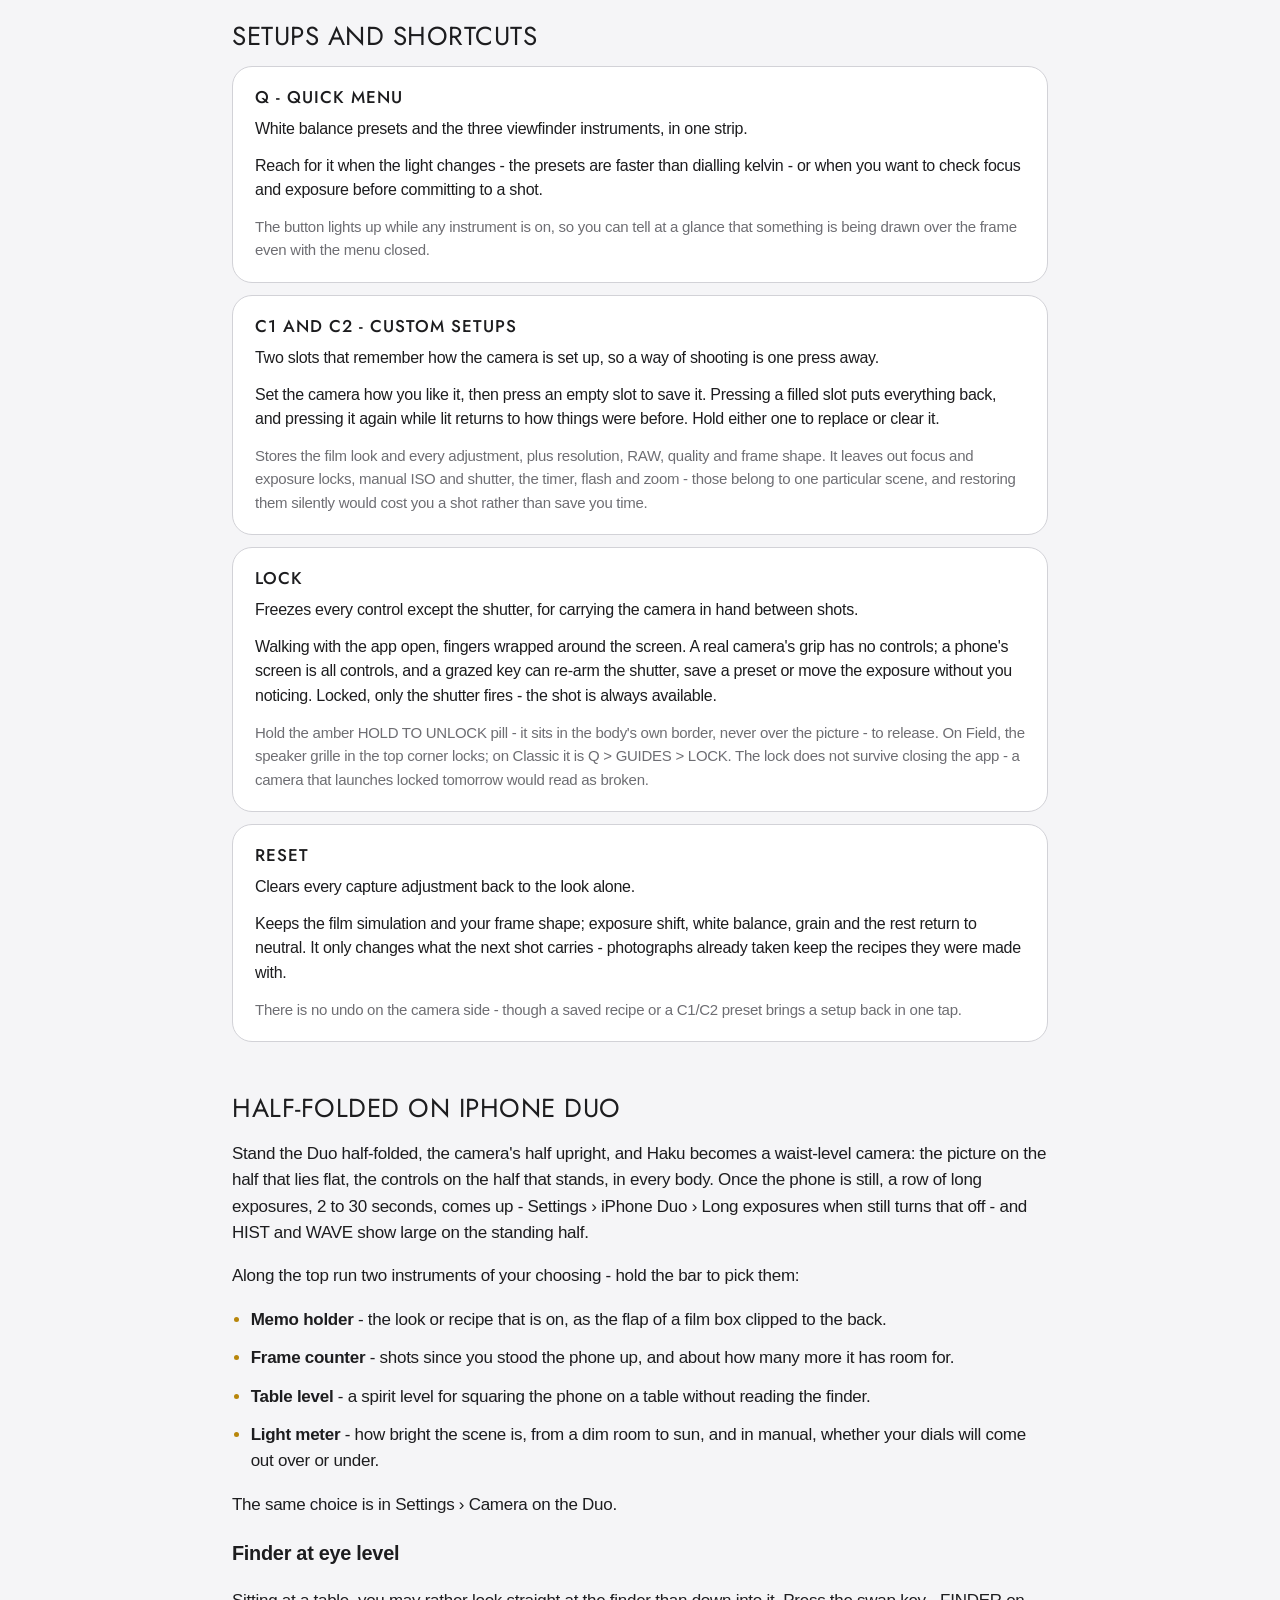
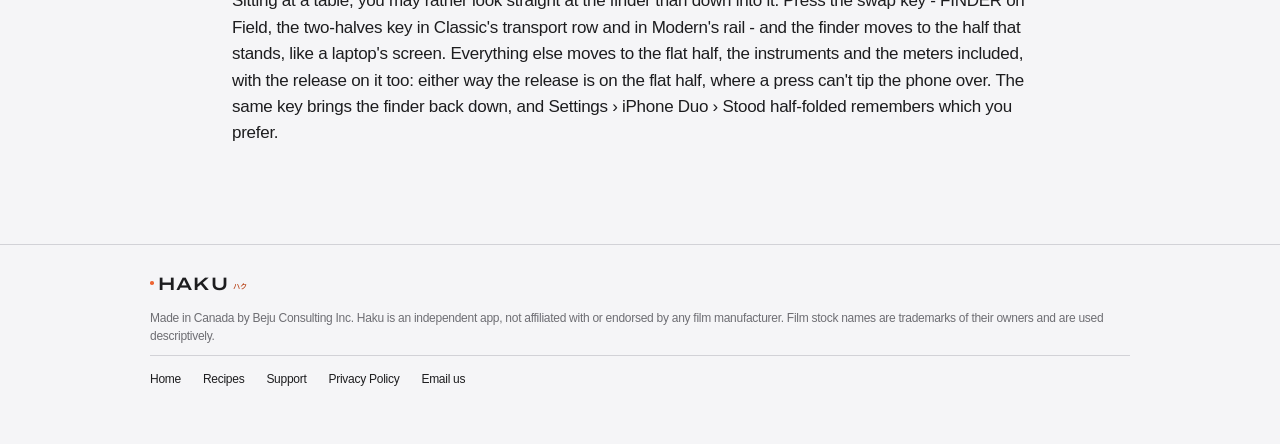
<file: support/camera/index.html>
<!doctype html>
<html lang="en">
<head>
<meta charset="utf-8">
<meta name="viewport" content="width=device-width, initial-scale=1, viewport-fit=cover">
<title>The Haku camera - Support</title>
<meta name="description" content="Every dial and key on the bodies, what it does and when to use it.">
<meta name="theme-color" content="#0b0b0c">
<link rel="icon" href="/assets/icon.png">
<link rel="apple-touch-icon" href="/assets/icon.png">
<link rel="preconnect" href="https://fonts.googleapis.com">
<link rel="preconnect" href="https://fonts.gstatic.com" crossorigin>
<link href="https://fonts.googleapis.com/css2?family=Jost:wght@400;500&display=swap" rel="stylesheet">
<link href="https://fonts.googleapis.com/css2?family=Archivo:wdth,wght@125,600&display=swap" rel="stylesheet">
<link href="https://fonts.googleapis.com/css2?family=Noto+Sans+JP:wght@500&text=%E3%83%8F%E3%82%AF&display=swap" rel="stylesheet">
<link rel="stylesheet" href="/shared.css?v=9">
<style>
  .wrap { max-width: 860px; }
  .crumbs { font-size: 14px; margin: 0 0 18px; color: var(--ink-dim); }
  .crumbs a { color: var(--ink-dim); }
  .toc { display: flex; flex-wrap: wrap; gap: 6px; margin: 0 0 34px; padding: 0; list-style: none; }
  .toc a { display: block; font: 500 11px var(--display); letter-spacing: .16em; text-transform: uppercase;
           text-decoration: none; color: var(--ink); background: var(--card); border: 1px solid var(--line);
           padding: 8px 13px; border-radius: 99px; }
  .doc h2 { scroll-margin-top: 90px; }
  .lead { font-size: 18px; color: var(--ink); }
  .tool { background: var(--card); border: 1px solid var(--line); border-radius: 20px; padding: 18px 22px 8px;
          margin: 0 0 12px; scroll-margin-top: 90px; }
  .tool h3 { font: 500 17px var(--display); letter-spacing: .06em; text-transform: uppercase; margin: 0 0 8px;
             display: flex; align-items: center; gap: 10px; flex-wrap: wrap; }
  .tool p { margin: 0 0 12px; font-size: 16px; }
  .tool .sum { font-weight: 500; }
  .tool .trade { color: var(--ink-dim); font-size: 15px; }
  .dr { font: 500 10px var(--text); letter-spacing: .08em; text-transform: uppercase; color: #fff;
        background: #8a1c12; padding: 3px 8px; border-radius: 99px; }
  .steps { counter-reset: s; list-style: none; padding: 0; margin: 0 0 22px; }
  .steps li { counter-increment: s; position: relative; padding: 0 0 12px 38px; }
  .steps li::before { content: counter(s); position: absolute; left: 0; top: 0; width: 24px; height: 24px; border-radius: 50%;
                      background: var(--ink); color: var(--paper); font: 600 13px/24px var(--text); text-align: center; }
  .grid { display: grid; grid-template-columns: repeat(auto-fit, minmax(230px, 1fr)); gap: 12px; margin: 0 0 30px; }
  .tile { display: block; text-decoration: none; color: inherit; background: var(--card); border: 1px solid var(--line);
          border-radius: 22px; padding: 20px 22px; transition: transform .3s var(--ease), box-shadow .3s var(--ease); }
  .tile:hover { transform: translateY(-2px); box-shadow: 0 12px 34px rgba(0,0,0,.1); }
  .tile b { display: block; font: 500 18px var(--display); letter-spacing: .05em; text-transform: uppercase; margin-bottom: 6px; }
  .tile span { color: var(--ink-dim); font-size: 15px; }
  .report { background: var(--card); border: 1px solid var(--line); border-radius: 24px; padding: 24px 26px; margin: 0 0 34px; }
  .report h2 { margin-top: 0 !important; }
  .btns { display: flex; flex-wrap: wrap; gap: 10px; margin-top: 6px; }
  .btns a { text-decoration: none; font-weight: 500; padding: 12px 20px; border-radius: 99px; background: var(--ink); color: var(--paper); }
  .btns a.alt { background: transparent; color: var(--ink); border: 1px solid var(--line); }
  details { background: var(--card); border: 1px solid var(--line); border-radius: 18px; padding: 4px 20px; margin: 0 0 10px; }
  /* The browser's triangle sat outside the card's edge; a chevron of our own
     on the right, turning down when the answer is open, as iOS lists do. */
  summary { cursor: pointer; font-weight: 500; padding: 14px 28px 14px 0; list-style: none; position: relative; }
  summary::-webkit-details-marker { display: none; }
  summary::after { content: ""; position: absolute; right: 4px; top: 50%; width: 8px; height: 8px;
                   border-right: 2px solid var(--ink-dim); border-bottom: 2px solid var(--ink-dim);
                   transform: translateY(-50%) rotate(-45deg); transition: transform .25s var(--ease); }
  details[open] summary::after { transform: translateY(-75%) rotate(45deg); }
  details[open] summary { border-bottom: 1px solid var(--line); margin-bottom: 12px; }
  details p { margin: 0 0 12px; }
  @media (max-width: 600px) {
    .tool { padding: 16px 16px 6px; border-radius: 16px; }
    .tool p { font-size: 15px; }
  }
</style>
</head>
<body>
<!-- Generated by distribution/make-support.py from the app's own help text. Edit that, not this. -->
<nav class="nav glass" aria-label="Haku">
  <a class="brand lockup" href="/" aria-label="Haku"><span class="dot" aria-hidden="true"></span><span class="word">HAKU</span><span class="kana" lang="ja" aria-hidden="true">ハク</span></a>
  <a class="link opt" href="/#looks">Looks</a>
  <a class="link" href="/#duo"><span class="long">iPhone </span>Duo</a>
  <a class="link opt" href="/#darkroom">Darkroom</a>
  <a class="link" href="/recipes/">Recipes</a>
  <a class="link" href="/support/" aria-current="page">Support</a>
  <a class="pill" href="https://apps.apple.com/app/id6798982888">Get<span class="long"> Haku</span></a>
</nav>
<header class="masthead">
  <p class="eyebrow">Guide</p>
  <h1>The camera</h1>
  <p class="lede">Every dial and key on the bodies, what it does and when to use it.</p>
</header>
<main class="wrap doc">
<p class="crumbs"><a href="/support/">Support</a> &rsaquo; The camera</p>
<ul class="toc"><li><a href="#the-basics">The basics</a></li><li><a href="#film-looks">Film looks</a></li><li><a href="#exposure">Exposure</a></li><li><a href="#focus">Focus</a></li><li><a href="#colour">Colour</a></li><li><a href="#framing">Framing</a></li><li><a href="#capture">Capture</a></li><li><a href="#long-and-multiple-exposures">Long and multiple exposures</a></li><li><a href="#the-mat">The mat</a></li><li><a href="#instruments">Instruments</a></li><li><a href="#setups-and-shortcuts">Setups and shortcuts</a></li><li><a href="#half-folded-on-iphone-duo">Half-folded on iPhone Duo</a></li></ul>
<h2 id="the-basics">The basics</h2>
<p class="lead">Haku puts a film simulation between the sensor and the photograph, the way a real film body does - the colour is built into how the picture is made, not painted on afterwards. Everything else here follows from that one decision.</p>
<ol class="steps">
  <li><b>Choose a look</b> from the row of looks; the viewfinder changes with it, live.</li>
  <li><b>Hold a look</b> to set its strength. Several are strong at full, and somewhere from 40 to 60 is
    where many settle.</li>
  <li><b>Tap to focus, drag up or down to set exposure</b>, and press the shutter - or the Camera Control on
    iPhone 16 and later.</li>
  <li><b>Hold any control</b> to learn it. Every card on this page is what that hold shows.</li>
</ol>
<p></p>
<h2 id="film-looks">Film looks</h2>
<article class="tool"><h3>Film simulation</h3><p class="sum">The 3D LUT applied to the frame - the film look itself.</p><p>Whichever looks you have imported, in the order you set in Film Looks. Long-press one to pull its strength back - half a strong look is often more usable than all of it.</p><p class="trade">Applied before the photo is saved, but never destructively - you can change it afterwards without any loss.</p></article>
<article class="tool"><h3>Grain</h3><p class="sum">Silver halide texture, applied after the film simulation the way it sits in an emulsion.</p><p>Amount is how much texture, size is how coarse the clumps are - fine suggests a slow, fine-grained stock, coarse a fast one pushed in low light. The viewfinder shows it live, so set it by eye.</p><p class="trade">Weighted to the midtones, because shadows are too thin to hold much silver and highlights too dense to show texture - even grain across the frame is what makes digital grain look fake. Set here it applies to every shot until changed; the editor adjusts a single photo afterwards.</p></article>
<h2 id="exposure">Exposure</h2>
<article class="tool"><h3>Shutter speed</h3><p class="sum">How long the sensor is exposed to light, in fractions of a second.</p><p>Fast (1/500 and up) freezes motion. Slow (1/30 and below) lets it blur and gathers more light in the dark. Set only this dial and leave ISO on A for shutter priority: your speed holds and the ISO keeps metering.</p><p class="trade">Below about 1/60 handheld, your own movement starts to blur the whole frame. Set it to A and the camera picks.</p></article>
<article class="tool"><h3>ISO</h3><p class="sum">How strongly the sensor&#x27;s signal is amplified.</p><p>Keep it low (125-400) in good light. Raise it indoors or at night so you can keep a usable shutter speed. Set only this dial and leave shutter on A for ISO priority: your ISO holds and the shutter keeps metering.</p><p class="trade">Higher ISO means more noise. On this sensor anything past about 3200 gets visibly grainy.</p></article>
<article class="tool"><h3>Exposure compensation</h3><p class="sum">Nudges the camera&#x27;s automatic exposure brighter or darker, in stops.</p><p>Snow and bright sand fool the meter into underexposing - dial in +1. Stage lighting and dark backgrounds fool it the other way.</p><p class="trade">Only does something when ISO or shutter is on A. In full manual you are already deciding exposure yourself.</p></article>
<article class="tool"><h3>Metering</h3><p class="sum">How the camera reads the scene to set exposure. MULTI weighs nine zones and protects the subject, CENTRE leaves it to the phone, SPOT reads where you tapped, and HI-LIGHT protects the brightest part of the picture.</p><p>MULTI for most things - it is the default and it mostly agrees with the phone. SPOT when the subject is much brighter or darker than its surroundings and you have tapped to meter off it; the point stays until you move it, unlike tap-to-focus. CENTRE to take Haku&#x27;s meter out of it entirely. HI-LIGHT for stage light, a window, a white shirt in sun - anywhere blown highlights would ruin the frame and dark shadows would not.</p><p class="trade">iOS publishes no metering-pattern control, only a metering point, so CENTRE and SPOT are that point placed differently. MULTI and HI-LIGHT are metered by Haku from the live frame. MULTI weighs nine zones centre-first and steps in only when the middle disagrees with its surround by more than a third of a stop - a backlit face opened up, a spotlit one held back - so a balanced scene gets nothing at all and your photographs are not quietly re-exposed by a mode you did not choose. HI-LIGHT is highlight-weighted, as on Ricoh&#x27;s GR cameras: it sets the exposure from the brightest part of the frame, putting it just under white - down as far as three stops for a sky or a spotlight, up as far as one for a dull scene - and holds still once it is there, so the picture does not pump. How close to white is Settings &gt; Camera &gt; HI-LIGHT metering: Gentle at the edge, Standard (the default) a little under, Strong further under.</p></article>
<article class="tool"><h3>AE lock</h3><p class="sum">Holds the exposure the meter has settled on, so recomposing does not change it.</p><p>Point at the part of the scene you want exposed correctly, lock, then recompose and shoot. Dragging up or down on the viewfinder to set exposure locks it for you, since a compensation is only meaningful against a reading that stays put.</p><p class="trade">Lit, the key reads RESET: pressing it puts exposure back to the meter&#x27;s own reading and releases the lock, undoing any compensation in one press. The lock holds the meter, not you - you can still dial exposure up or down while it is on.</p></article>
<h2 id="focus">Focus</h2>
<article class="tool"><h3>Focus</h3><p class="sum">Where the lens is focused. A tracks the subject automatically; manual pins it to a fixed distance.</p><p>Manual is useful for shooting through glass or fences, which confuse autofocus, and for pre-focusing on a spot you know someone will walk into.</p><p class="trade">Depth of field on a phone is deep, so manual focus is less critical than on a real camera - but peaking shows you exactly what is sharp.</p></article>
<article class="tool"><h3>AFL - focus lock</h3><p class="sum">Holds focus where it is instead of continuously refocusing.</p><p>Focus on your subject, lock, then recompose without the camera hunting. Also handy when shooting several frames at the same distance.</p><p class="trade">If your subject moves closer or further away, the shot goes soft - unlock to let it track again.</p></article>
<article class="tool"><h3>Macro</h3><p class="sum">Lets the camera focus much closer than it otherwise can - a few centimetres rather than about ten.</p><p>Small things: texture, flowers, detail on an object. Turn it on when the camera refuses to focus because you have moved too close.</p><p class="trade">It works by switching to the ultra-wide lens and cropping back to your framing, so the picture stays where it was but the resolution drops. That is the same trade the stock camera makes, and at this distance the main lens cannot focus at all.</p></article>
<article class="tool"><h3>PEAK - focus peaking</h3><p class="sum">Outlines the parts of the frame that are actually in focus.</p><p>Checking that focus landed on the eye rather than the ear, macro work, or any scene where the difference between sharp and nearly-sharp decides the shot. It measures where an edge completes its transition - a focused edge does it within a pixel, a defocused one spreads it - so a contrasty edge that is slightly soft stays dark rather than lighting up.</p><p class="trade">Viewfinder only - it is never baked into a photograph. Busy textures that ARE in focus all light up, whether or not they are your subject, and in very low light sensor noise can sparkle faintly - noise is fine detail too, just not the kind you are focusing.</p></article>
<h2 id="colour">Colour</h2>
<article class="tool"><h3>White balance</h3><p class="sum">What the camera treats as neutral white, measured in kelvin.</p><p>Lower values (3000K) cool the image down under warm indoor bulbs. Higher (7000K) warms it up in shade or overcast light.</p><p class="trade">Applied before the film simulation, exactly as on a film camera, so it changes how the film sim responds rather than just tinting the result.</p></article>
<article class="tool"><h3>White balance presets</h3><p class="sum">What the camera treats as neutral white, as named lighting rather than a number.</p><p>AUTO lets the camera judge. DAY 5500K for sunlight, CLOUD 6500K and SHADE 7500K warm up dull light, TUNG 3200K cools warm indoor bulbs, FLUO 4200K handles strip lighting. Picking any of them switches to manual and reveals kelvin and tint sliders for fine work.</p><p class="trade">Applied before the film simulation, exactly as on a film camera, so it changes how the sim responds rather than just tinting the result.</p></article>
<article class="tool"><h3>Grey card</h3><p class="sum">Point at something that ought to be neutral and the light follows from it.</p><p>Tap it, then tap a grey card, a white wall, a sheet of paper, a road - anything you know has no colour of its own. Zoom in first if the neutral thing is small; the tap follows the picture. The temperature and tint that make that spot grey become the photograph&#x27;s white balance.</p><p class="trade">It measures the LIGHT, not the look. The finished photograph may still not be neutral at that spot, because a film simulation shifts colour on purpose - Classic Neg. is not trying to leave your wall grey. Nothing wrong has happened; white balance runs before the film sim, exactly as on a real camera.

It reads the scene rather than the render, so an existing white balance does not compound - the answer is always absolute.</p></article>
<h2 id="framing">Framing</h2>
<article class="tool"><h3>Lens</h3><p class="sum">The focal lengths this phone actually has, with the 35mm equivalent under whichever one is selected. Tap the main lens again, when you are already on it, to cycle it between its own focal length and 35mm. Swipe across the stops to turn a zoom dial - always in video, and in photo with Settings &gt; Camera &gt; Zoom dial in photo mode. Settings &gt; Camera &gt; Your lens stops adds up to two lengths of your own beside them.</p><p>35mm is the classic reportage length and what a certain fixed-lens camera is built around - a phone&#x27;s main lens is wider than most people who reach for a prime actually want. It sticks until you change it, so the camera can simply be a 35mm.</p><p class="trade">35mm is the main lens cropped rather than a lens of its own, so it costs resolution - about 22MP of the sensor&#x27;s 48 on this phone, still well clear of 12, which is why RES keeps meaning something there where at 2x it does not. Nothing has to change over, so it is reachable in the middle of a recording. Stops that need a different lens are dimmed while recording, because starting one would put a hole in the file.</p></article>
<article class="tool"><h3>Focal length crops</h3><p class="sum">Centre crops that match what a longer lens would have seen, from this photo&#x27;s own focal length in its EXIF.</p><p>Shot at 24mm and wish it had been a 35? The chip is that exact crop - the camera&#x27;s 35mm prime, after the fact. It sets the box; drag to reframe, and the ratio lock still shapes it, so 35mm at 1:1 keeps the 35&#x27;s horizontal field in a square.</p><p class="trade">A crop spends pixels: 24mm to 85mm keeps well under a tenth of the frame. The library&#x27;s MP tag tells the truth about what is left.</p></article>
<article class="tool"><h3>Frame shape</h3><p class="sum">4:3 is the whole sensor. 3:2, 16:9, 1:1 and 6:7 are crops of it.</p><p>4:3 to keep everything. 3:2 is the classic 35mm shape; 6:7 is the medium-format one, taller than it is wide. Pick the shape while you are framing rather than cropping later - composing to the edges is the point.</p><p class="trade">None that costs you anything. The crop is applied when the photo is rendered and the full sensor frame is always kept, so changing your mind later in the editor gives back every pixel.</p></article>
<article class="tool"><h3>Composition grid</h3><p class="sum">Rule-of-thirds lines over the frame.</p><p>Placing a horizon or a subject on a third rather than dead centre usually makes a photograph sit better. Also the quickest way to keep verticals straight.</p></article>
<article class="tool"><h3>Electronic level</h3><p class="sum">A horizon that appears as you near level, turns amber when it is true and then steps aside until you tip off again, as the stock camera&#x27;s does. Point the phone straight down and it becomes two crosshairs to line up.</p><p>Landscapes, architecture, anything with a horizon or strong verticals - a degree or two off is very visible once printed.</p><p class="trade">It turns amber, with one tap, within a degree of level. It shows only within about ten degrees, sideways or upright, and stays out of the way beyond - or, with Settings &gt; Camera &gt; Level shows itself off, stays up the whole time with its degrees.</p></article>
<article class="tool"><h3>Front / back</h3><p class="sum">Switches between the rear cameras and the selfie camera.</p><p>The obvious reason. The film simulation, every manual control and the whole editor work identically on either.</p><p class="trade">The front camera is a single fixed lens, so the zoom stops and macro go away while it is selected, and it offers less resolution than the rear 48MP sensor.</p></article>
<h2 id="capture">Capture</h2>
<article class="tool"><h3>Photo quality</h3><p class="sum">How much processing Apple applies to the frame before Haku ever sees it.</p><p>Only does anything at 12MP, in dim light - that is where FINE&#x27;s multi-frame denoising runs. Leave it on BAL by day and reach for FINE indoors or at night.</p><p class="trade">Measured on this phone: in good light the two are the same shot at the same speed. At ISO 1200 and 12MP, FINE takes 1.2s against BAL&#x27;s 0.5s and returns a visibly cleaner file. At 48MP they are identical in every light - the denoising runs on the binned 12MP path, so there is nothing for it to do at full resolution, which is why this greys out there.</p></article>
<article class="tool"><h3>Resolution</h3><p class="sum">12MP or 48MP. The sensor will not give both full resolution and a fast viewfinder.</p><p>12MP for everyday shooting: a 60fps viewfinder and a shutter around 0.6 seconds. 48MP when detail matters more than pace - landscapes, anything you will crop into or print large.</p><p class="trade">Two things cost it, and the body says so under the shutter when they apply. Zoom: past 1x the camera crops the sensor, so resolution falls with the square of the zoom and floors at 12MP. Flash: a 48MP frame is built by stacking several exposures and a single burst of light cannot be stacked, so any flash shot comes back 12MP. RAW does not: ProRAW goes to full resolution.</p></article>
<article class="tool"><h3>Flash</h3><p class="sum">Off, auto, or always on. Tap to cycle.</p><p>Off is right almost always - the sensor is better in low light than the flash is, and a direct flash flattens a face and kills the colour a film simulation is trying to make. Worth it for fill against a bright window, or to freeze something moving in the dark.</p><p class="trade">Any flash shot comes back 12MP, whatever the resolution button says, and the line under the shutter says so while flash is armed. This is the phone, not Haku: in low light the sensor reads out binned - four pixels combined into one for the light they gather together - and that readout is 12MP. The stock camera does exactly the same thing, which is worth knowing before assuming it is a bug here.</p></article>
<article class="tool"><h3>Self-timer</h3><p class="sum">Off, 3 seconds, or 10. Tap to cycle.</p><p>Getting into the picture, or getting your hands off the phone before a long exposure - at anything under about 1/30 the press itself is what blurs the frame.</p><p class="trade">Deliberately not remembered between launches, unlike most of the body. A timer you had forgotten about costs you the shot you were actually trying to take.</p></article>
<article class="tool"><h3>Photo / video</h3><p class="sum">Which one the shutter takes. In video mode the shutter starts and stops a recording, RES and the FPS key take over the video settings, and flash becomes the torch.</p><p>Switch when you mean to film. Holding the shutter records without switching, which is the one for something that will not wait. Hold the phone sideways as you start and the take is wide, and stays wide if you turn the phone mid-take.</p><p class="trade">Video mode owns the sensor while it is on - it selects a format that can hold the frame rate you asked for, and that costs RAW and 48MP stills for as long as you stay in it. Leaving hands the photo pipeline back whole. The recording itself is kept clean and the film simulation is a recipe over it, exactly as a photograph is: playback grades live, and the look, the trim and the frame shape are all still yours afterwards.</p></article>
<article class="tool"><h3>Video resolution</h3><p class="sum">4K or HD, both 16:9. Video mode takes the sensor for itself, which is what makes 4K possible at all.</p><p>4K for anything you might crop or keep; HD when you want smaller files and cooler running - a long 4K clip is the one thing here that will warm the phone.</p><p class="trade">Not every resolution exists at every frame rate on this sensor. The app picks the closest format it can actually stream, and the readout reports what was really delivered rather than what was asked - so if you set 4K and see HD, the format for that pacing did not exist.</p></article>
<article class="tool"><h3>Frame rate</h3><p class="sum">24, 30, 60 or 120 frames a second. 24 is the cinema rate; 30 is what phones default to; 60 and 120 are for motion and for slowing it down afterwards.</p><p>24 for anything meant to look filmed. 30 for ordinary recording. 60 for movement you want smooth, 120 when you intend to slow it down in editing.</p><p class="trade">High rates need particular sensor formats, and some of them cannot deliver the pixel layout this app&#x27;s film simulation reads. When that happens the camera keeps the format it had and the readout tells you the rate you actually got. Video mode holds the sensor while it is on; leaving it hands 48MP and RAW back to photos.</p></article>
<article class="tool"><h3>Stabilisation</h3><p class="sum">Smooths the hand&#x27;s shake out of a recording. Tap through OFF, STD and MAX; MAX is what the phone&#x27;s own camera uses, and the default. In video mode it takes the place of RAW, and of the shutter readout.</p><p>MAX for walking and anything handheld. STD when you want a little more of the frame and a gentler hold that lets slow, deliberate movement through. OFF on a tripod, or when you want the frame&#x27;s full width and the camera&#x27;s movement left honest.</p><p class="trade">It works by cropping into the frame and moving the crop against the shake, so each step up narrows the view a little more. The file gets the strongest kind this format offers, which looks ahead and arrives late; the finder gets a quick, lighter kind, so what you aim with keeps up with the phone and is a touch less steady than what you record. Not switchable mid-take.</p></article>
<h2 id="long-and-multiple-exposures">Long and multiple exposures</h2>
<article class="tool"><h3>Long exposure <span class="dr">Darkroom</span></h3><p class="sum">Exposures far past the one-second shutter limit: the camera integrates seconds of frames into one picture.</p><p>SILK averages everything - water turns to glass, crowds thin away, noise drops with every second. TRAIL keeps each pixel&#x27;s brightest moment - car lights write lines, stars write arcs. Press the shutter to start, watch the picture build in the finder, press again to stop early and keep it. Brace the phone or use a tripod, and the self-timer to start without touching it.</p><p class="trade">The stack comes from the sensor&#x27;s stream at 12MP, with no RAW. Handheld shake blurs the whole frame, not just what moves - this is the one control in the app that genuinely wants a tripod.</p></article>
<article class="tool"><h3>Multiple exposure <span class="dr">Darkroom</span></h3><p class="sum">Two to nine deliberate photographs on one frame, the way a film camera does it when you wind back and shoot again.</p><p>Set how many, then take them one press at a time - what is already down appears faintly over the finder so the next one can be placed against it. Tap a STACK number again mid-set to throw the set away.</p><p>JOIN decides how they meet. AVG keeps the exposure correct with no compensation and is where to start. ADD is what film literally does, light adding to light, so it blows out unless each frame is darker than usual - which is the look. LIGHT keeps each pixel&#x27;s brightest moment, the classic way to put a face into a dark sky; DARK keeps the darkest.</p><p>CLONE is the different one: it finds the SUBJECT of each new frame and lays just them onto the picture, solid. That is how you stand in your own photograph twice, or nine times - every other setting mixes the frames where they overlap, which is what makes a person transparent. Rest the phone somewhere it will not move, shoot, move, shoot again.</p><p class="trade">CLONE wants a still camera and a clear subject - a person, an animal, an object apart from its background. Each exposure after the first contributes ONLY what reads as a subject in it: a second animal wandering through may or may not make the cut frame by frame, and anything it misses survives only if it was in the first frame, which is kept whole. Where no subject is found at all it falls back to keeping whatever changed, which works best against a plain scene. The whole set is shot with the phone the same way up - a turned frame is refused rather than stretched - though changing LENS mid-set is fine. RAW is skipped while a set runs, since the negative of one exposure of a set develops to a photograph nobody took.</p></article>
<h2 id="the-mat">The mat</h2>
<article class="tool"><h3>Mat: around</h3><p class="sum">The canvas grows by the border on every side and the photograph keeps its own size. Nothing about the picture changes - it simply gains a margin.</p><p>The usual one, and the default. It is what mounting a print means: the picture is what it was, and there is board around it.</p><p class="trade">The finished shape changes, because the border adds the same number of pixels to a short side as to a long one. A 3:4 frame with an even mat comes out nearer square - which is exactly what a mounted print looks like, but it does mean the file is no longer the aspect you shot. The file is also larger by the border.</p></article>
<article class="tool"><h3>Mat: inset</h3><p class="sum">The canvas keeps the dimensions it already had and the photograph is scaled down inside the border instead.</p><p>When the output size matters more than the picture&#x27;s size - a fixed frame to post into, or a set of images that must all come out the same shape.</p><p class="trade">The picture ends up smaller in the file, so there is less of it to print or crop into later. Nothing is cut off: it is scaled to fit and keeps its own proportions, which is why the border can end up a little wider on two sides than the other two.</p></article>
<h2 id="instruments">Instruments</h2>
<article class="tool"><h3>Histogram</h3><p class="sum">Distribution of brightness across the frame - shadows on the left, highlights on the right.</p><p>Watch for a trace piling up against either edge. The white line is overall brightness; the red, green and blue traces are the channels, and a saturated subject blows one of those long before the white one reaches the edge. Percentages appear in the corners when pixels are actually clipped.</p><p class="trade">Striped areas in the preview are blown highlights. Some clipping is fine - specular reflections are meant to be white.</p></article>
<article class="tool"><h3>Waveform</h3><p class="sum">Brightness plotted across the frame - left to right matches the picture, bottom to top is dark to light.</p><p>When you need to know WHERE the exposure is, not just whether it is right. A blown sky on one side and a face in shadow on the other are one lump on the histogram and two separate shapes here. The three faint lines are the darkest tone that still holds texture, 18% grey where a face belongs, and the brightest tone that still holds texture.</p><p class="trade">It reads the whole frame every eighth of a second, so it costs a little more than the histogram. Anything above the top line or below the bottom one has no texture left in the print.</p></article>
<article class="tool"><h3>ZEBRA - blown highlights</h3><p class="sum">Stripes over anything bright enough to have lost detail - measured on the capture itself, before the film look, so a look with a gentle shoulder cannot hide a blown sky.</p><p>Watching skies, white clothing and skin under hard light. If the stripes are on your subject, pull exposure down.</p><p class="trade">Viewfinder only. Some clipping is correct - specular reflections and light sources are meant to be white, so stripes are information rather than an error.</p></article>
<h2 id="setups-and-shortcuts">Setups and shortcuts</h2>
<article class="tool"><h3>Q - quick menu</h3><p class="sum">White balance presets and the three viewfinder instruments, in one strip.</p><p>Reach for it when the light changes - the presets are faster than dialling kelvin - or when you want to check focus and exposure before committing to a shot.</p><p class="trade">The button lights up while any instrument is on, so you can tell at a glance that something is being drawn over the frame even with the menu closed.</p></article>
<article class="tool"><h3>C1 and C2 - custom setups</h3><p class="sum">Two slots that remember how the camera is set up, so a way of shooting is one press away.</p><p>Set the camera how you like it, then press an empty slot to save it. Pressing a filled slot puts everything back, and pressing it again while lit returns to how things were before. Hold either one to replace or clear it.</p><p class="trade">Stores the film look and every adjustment, plus resolution, RAW, quality and frame shape. It leaves out focus and exposure locks, manual ISO and shutter, the timer, flash and zoom - those belong to one particular scene, and restoring them silently would cost you a shot rather than save you time.</p></article>
<article class="tool"><h3>Lock</h3><p class="sum">Freezes every control except the shutter, for carrying the camera in hand between shots.</p><p>Walking with the app open, fingers wrapped around the screen. A real camera&#x27;s grip has no controls; a phone&#x27;s screen is all controls, and a grazed key can re-arm the shutter, save a preset or move the exposure without you noticing. Locked, only the shutter fires - the shot is always available.</p><p class="trade">Hold the amber HOLD TO UNLOCK pill - it sits in the body&#x27;s own border, never over the picture - to release. On Field, the speaker grille in the top corner locks; on Classic it is Q &gt; GUIDES &gt; LOCK. The lock does not survive closing the app - a camera that launches locked tomorrow would read as broken.</p></article>
<article class="tool"><h3>Reset</h3><p class="sum">Clears every capture adjustment back to the look alone.</p><p>Keeps the film simulation and your frame shape; exposure shift, white balance, grain and the rest return to neutral. It only changes what the next shot carries - photographs already taken keep the recipes they were made with.</p><p class="trade">There is no undo on the camera side - though a saved recipe or a C1/C2 preset brings a setup back in one tap.</p></article>
<h2 id="half-folded-on-iphone-duo">Half-folded on iPhone Duo</h2><p>Stand the Duo half-folded, the camera's half upright, and Haku becomes a waist-level camera: the picture on the half that lies flat, the controls on the half that stands, in every body. Once the phone is still, a row of long exposures, 2 to 30 seconds, comes up - Settings &rsaquo; iPhone Duo &rsaquo; Long exposures when still turns that off - and HIST and WAVE show large on the standing half.</p><p>Along the top run two instruments of your choosing - hold the bar to pick them:</p><ul><li><b>Memo holder</b> - the look or recipe that is on, as the flap of a film box clipped to the back.</li><li><b>Frame counter</b> - shots since you stood the phone up, and about how many more it has room for.</li><li><b>Table level</b> - a spirit level for squaring the phone on a table without reading the finder.</li><li><b>Light meter</b> - how bright the scene is, from a dim room to sun, and in manual, whether your dials will come out over or under.</li></ul><p>The same choice is in Settings &rsaquo; Camera on the Duo.</p><h3>Finder at eye level</h3><p>Sitting at a table, you may rather look straight at the finder than down into it. Press the swap key - FINDER on Field, the two-halves key in Classic's transport row and in Modern's rail - and the finder moves to the half that stands, like a laptop's screen. Everything else moves to the flat half, the instruments and the meters included, with the release on it too: either way the release is on the flat half, where a press can't tip the phone over. The same key brings the finder back down, and Settings &rsaquo; iPhone Duo &rsaquo; Stood half-folded remembers which you prefer.</p>
</main>
<footer>
  <div class="inner">
    <p class="wordmark lockup"><span class="dot" aria-hidden="true"></span><span class="word">HAKU</span><span class="kana" lang="ja" aria-hidden="true">ハク</span></p>
    <p>Made in Canada by Beju Consulting Inc. Haku is an independent app, not affiliated with or endorsed by any
      film manufacturer. Film stock names are trademarks of their owners and are used descriptively.</p>
    <div class="row">
      <a href="/">Home</a><a href="/recipes/">Recipes</a><a href="/support/">Support</a>
      <a href="/privacy/">Privacy Policy</a><a href="mailto:support@hakufilmcamera.app">Email us</a>
    </div>
  </div>
</footer>
<script src="/nav.js?v=1" defer></script>
</body>
</html>
</file>
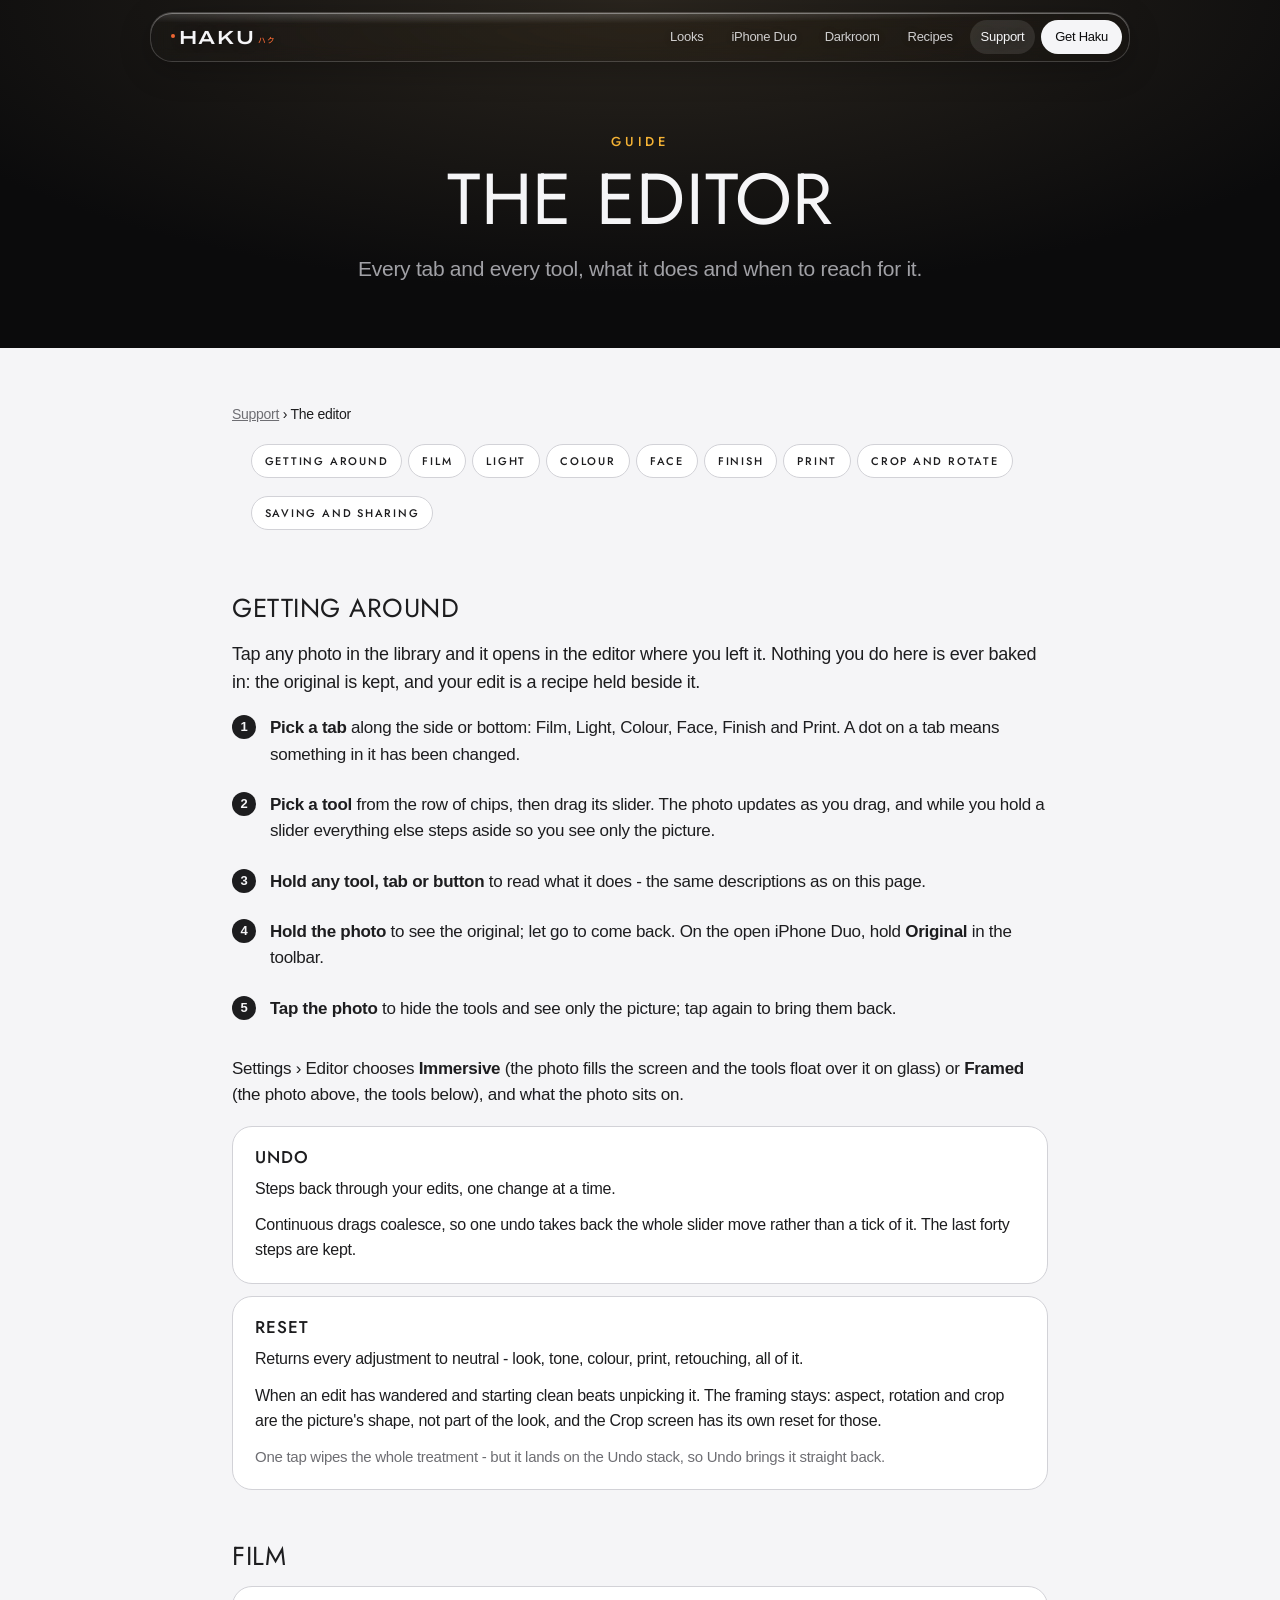
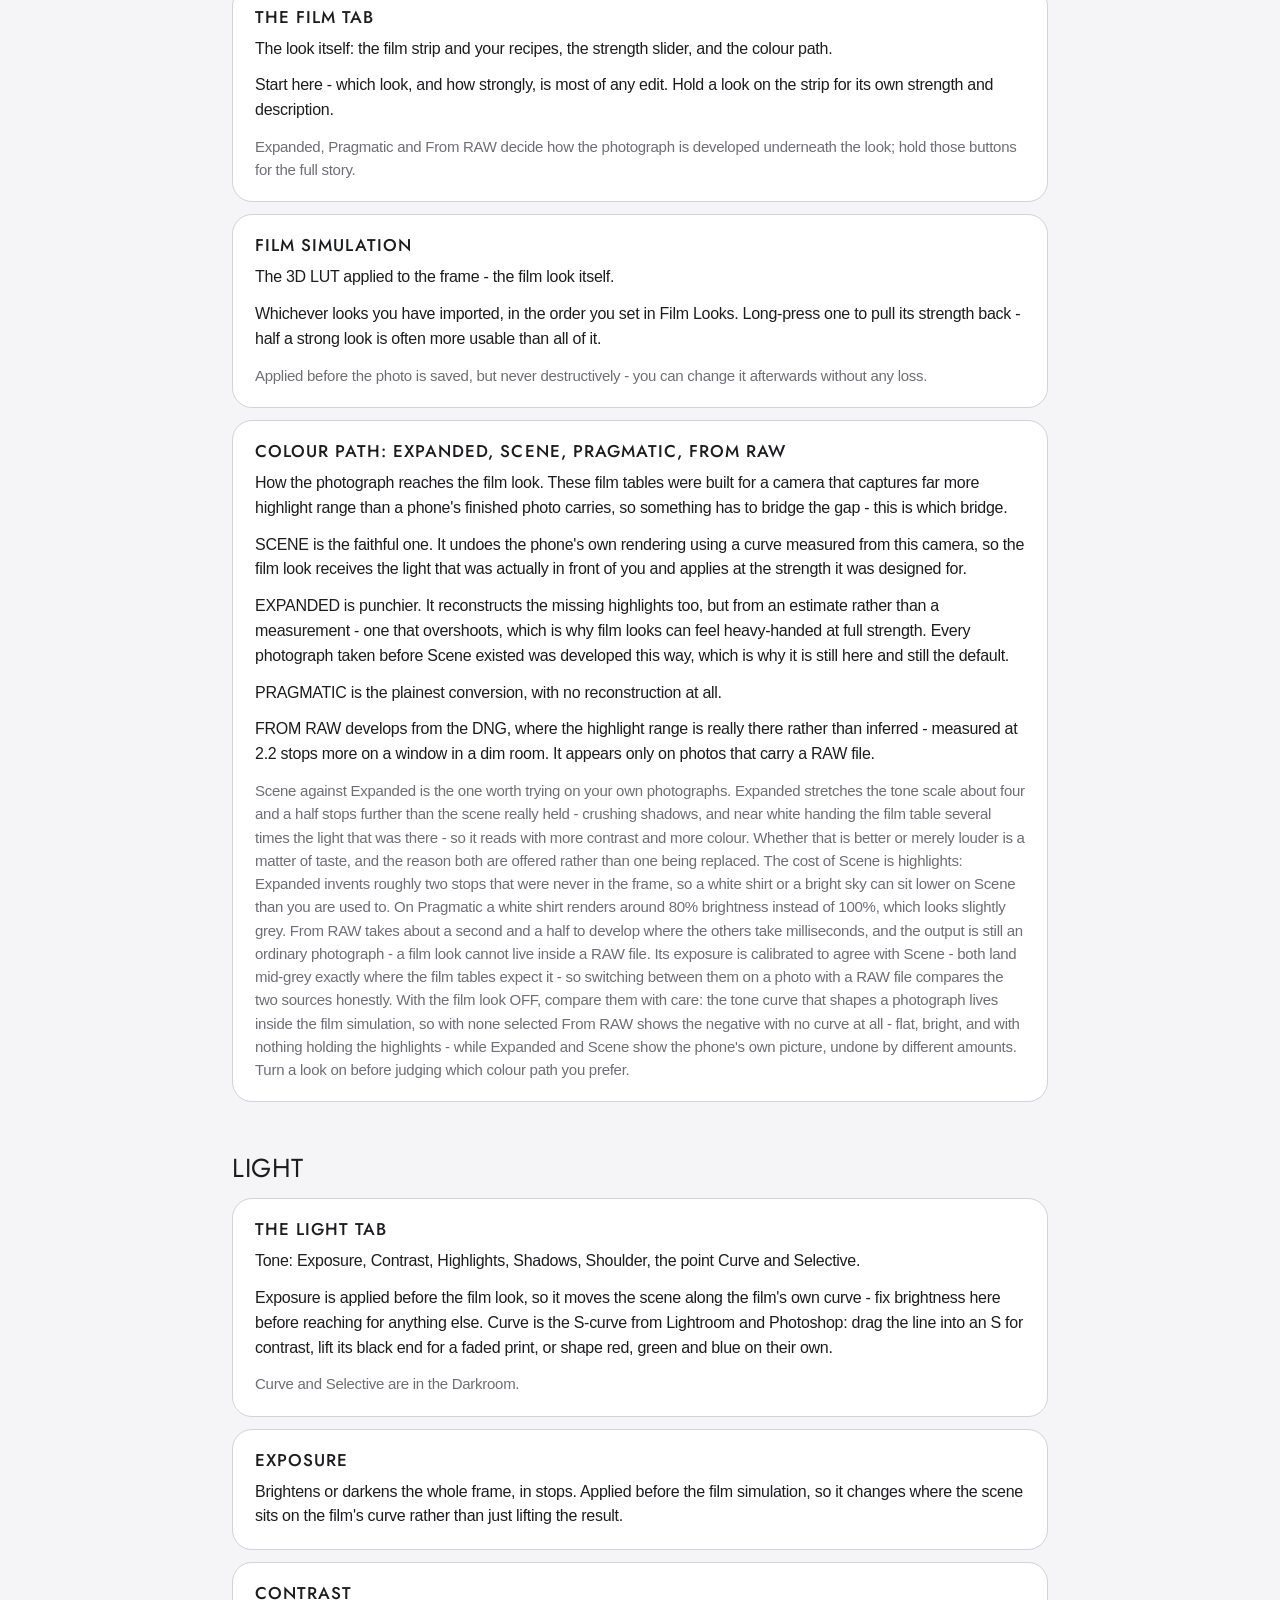
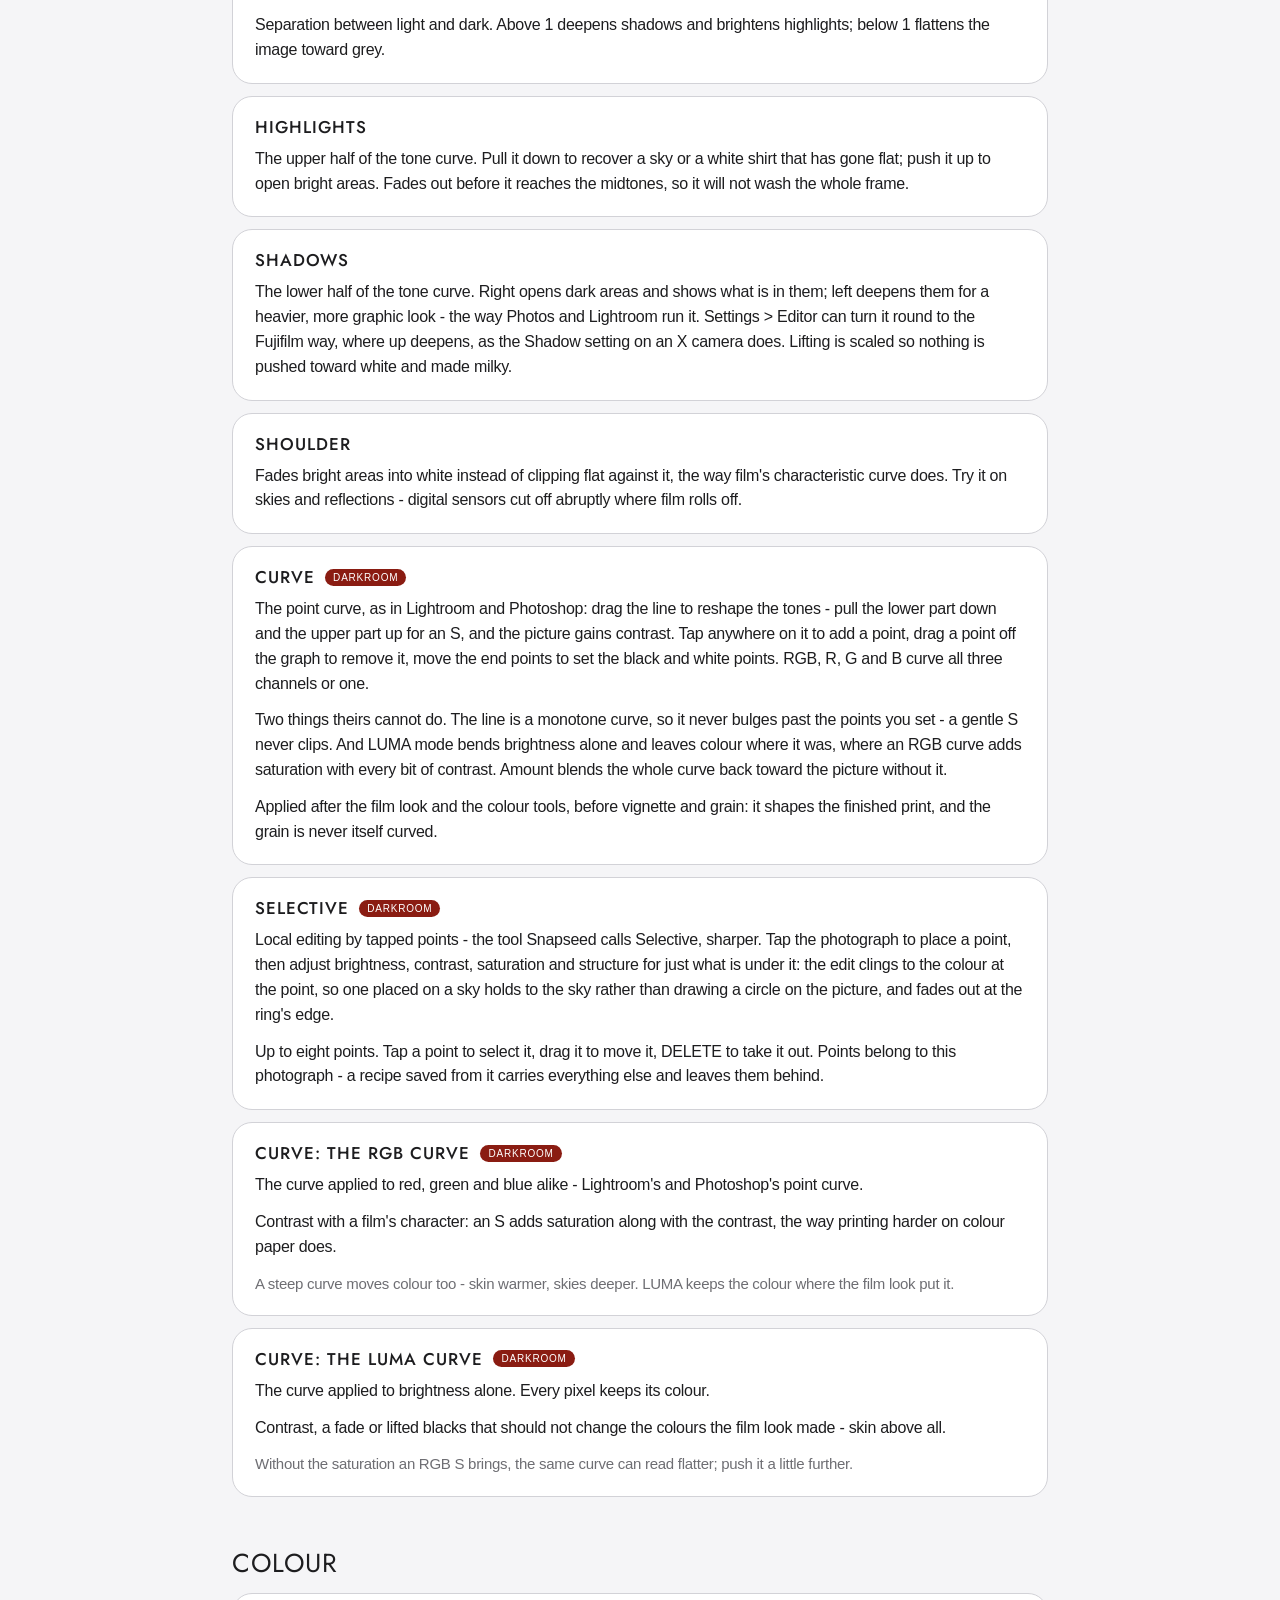
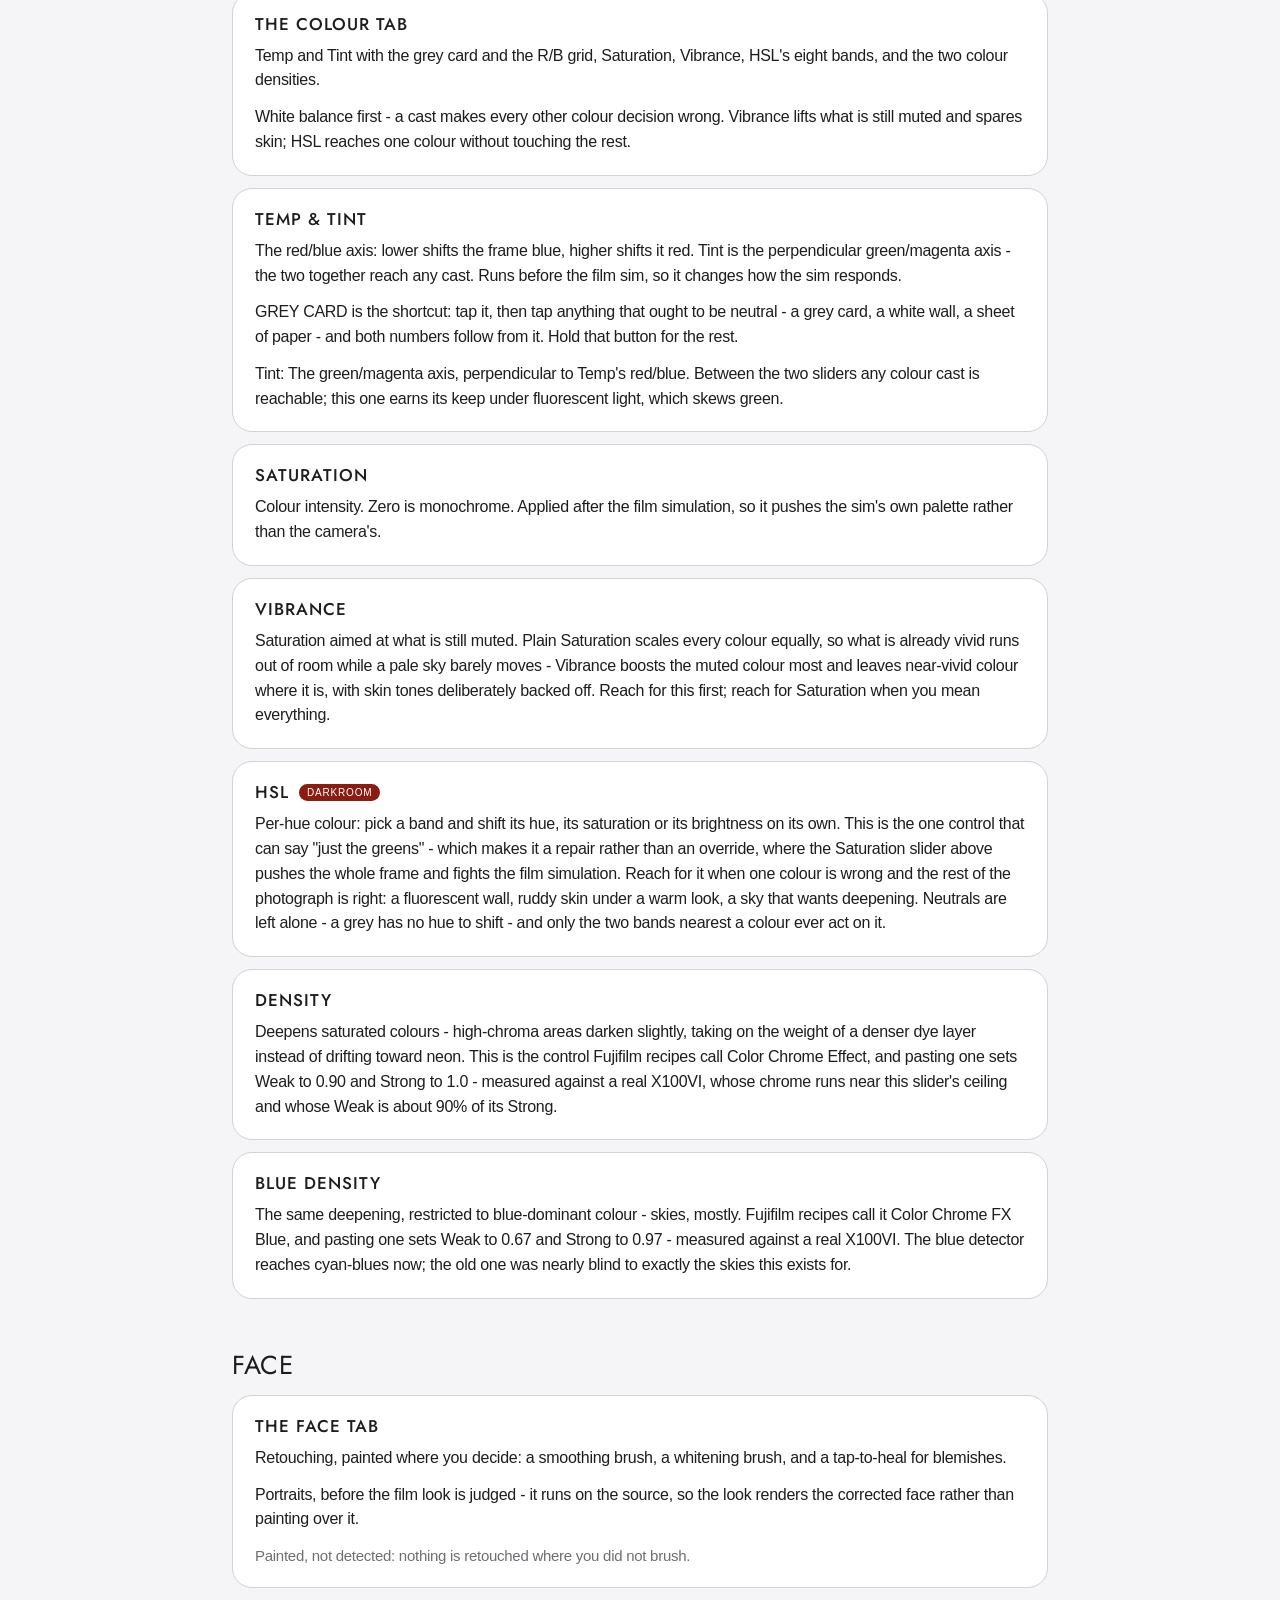
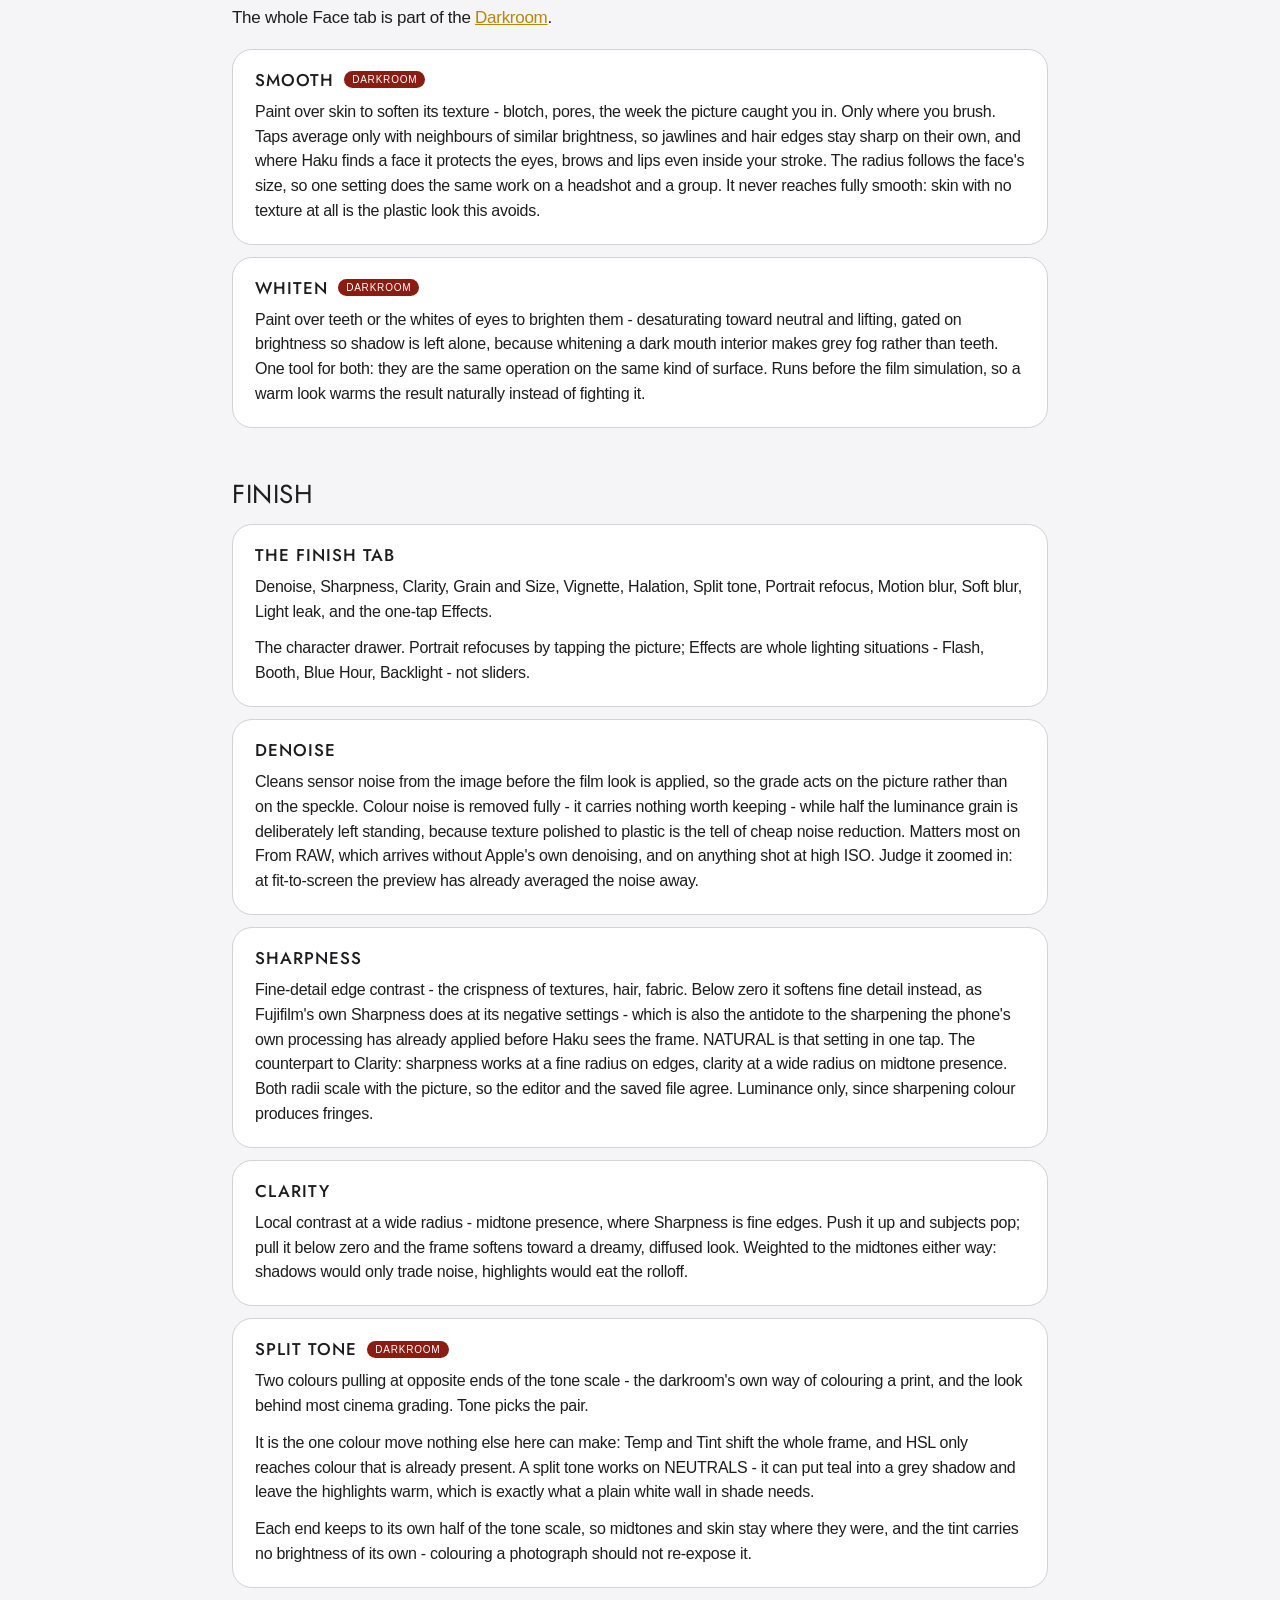
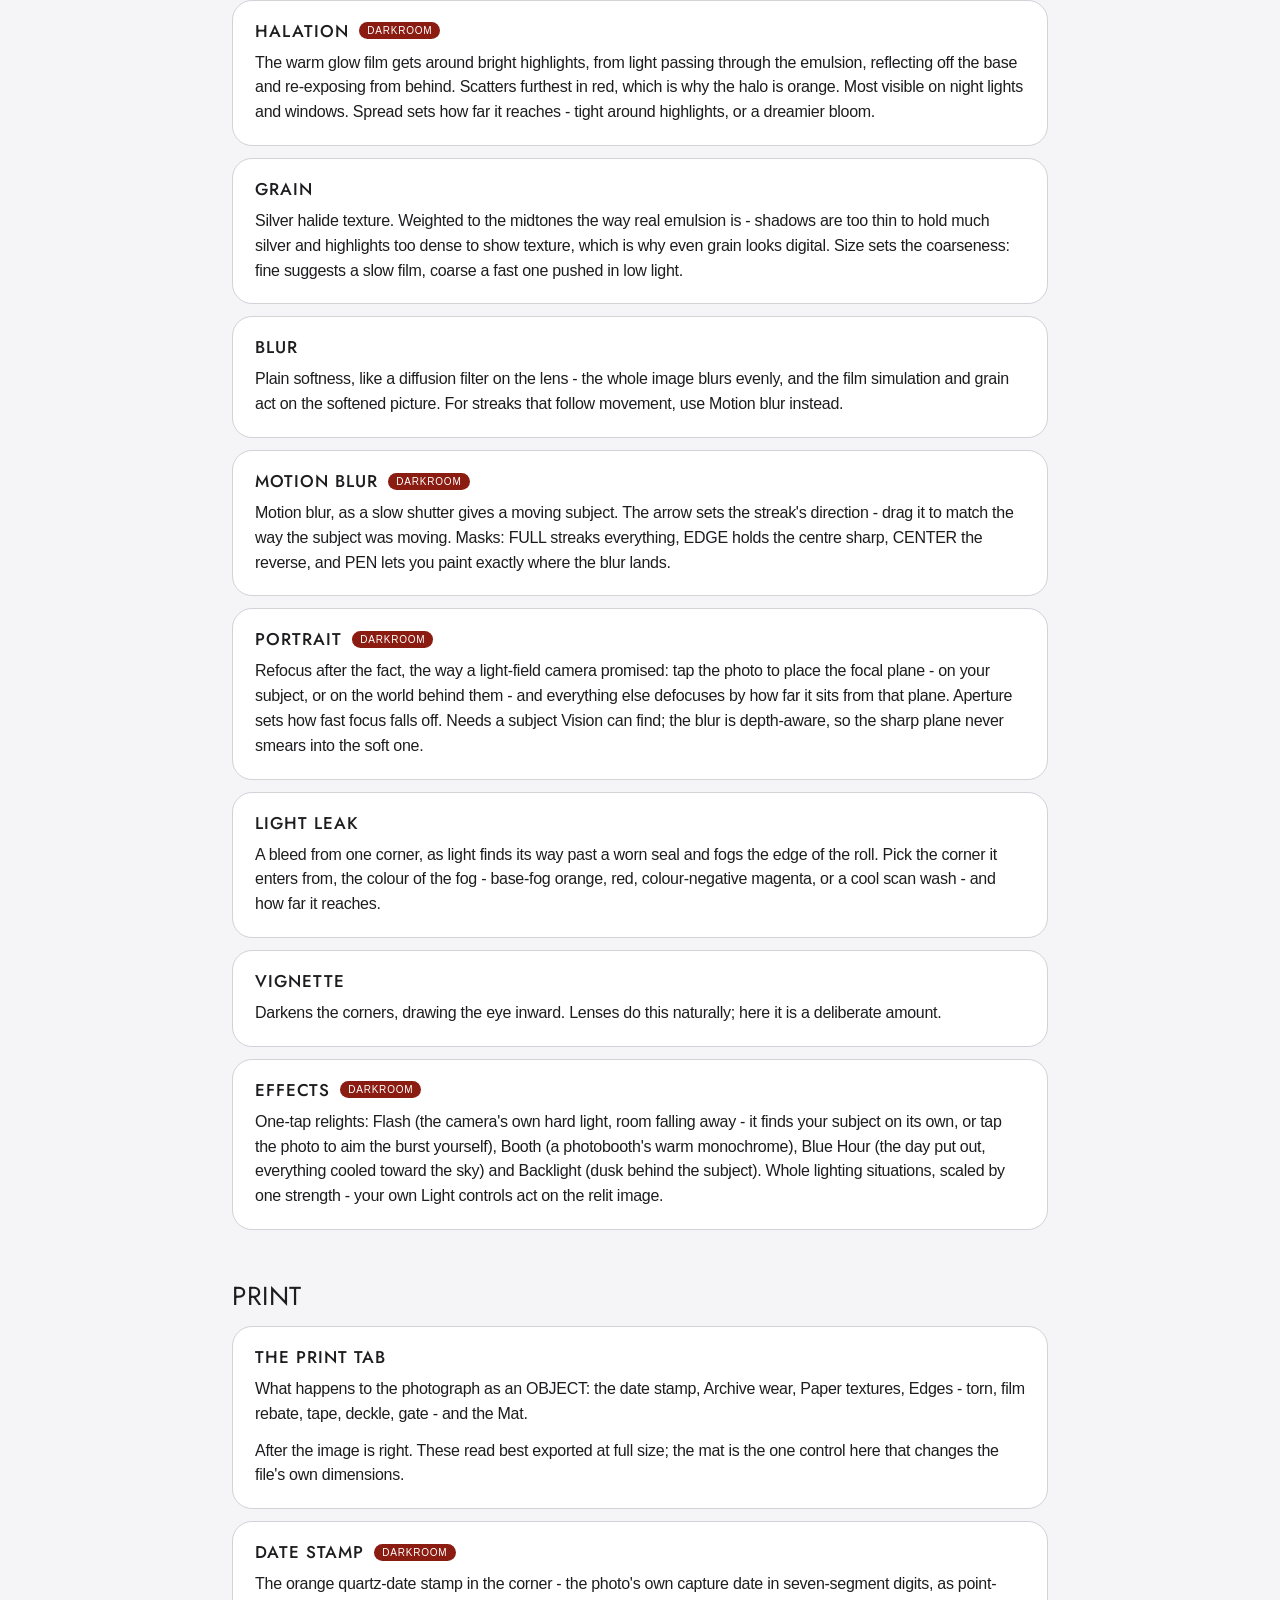
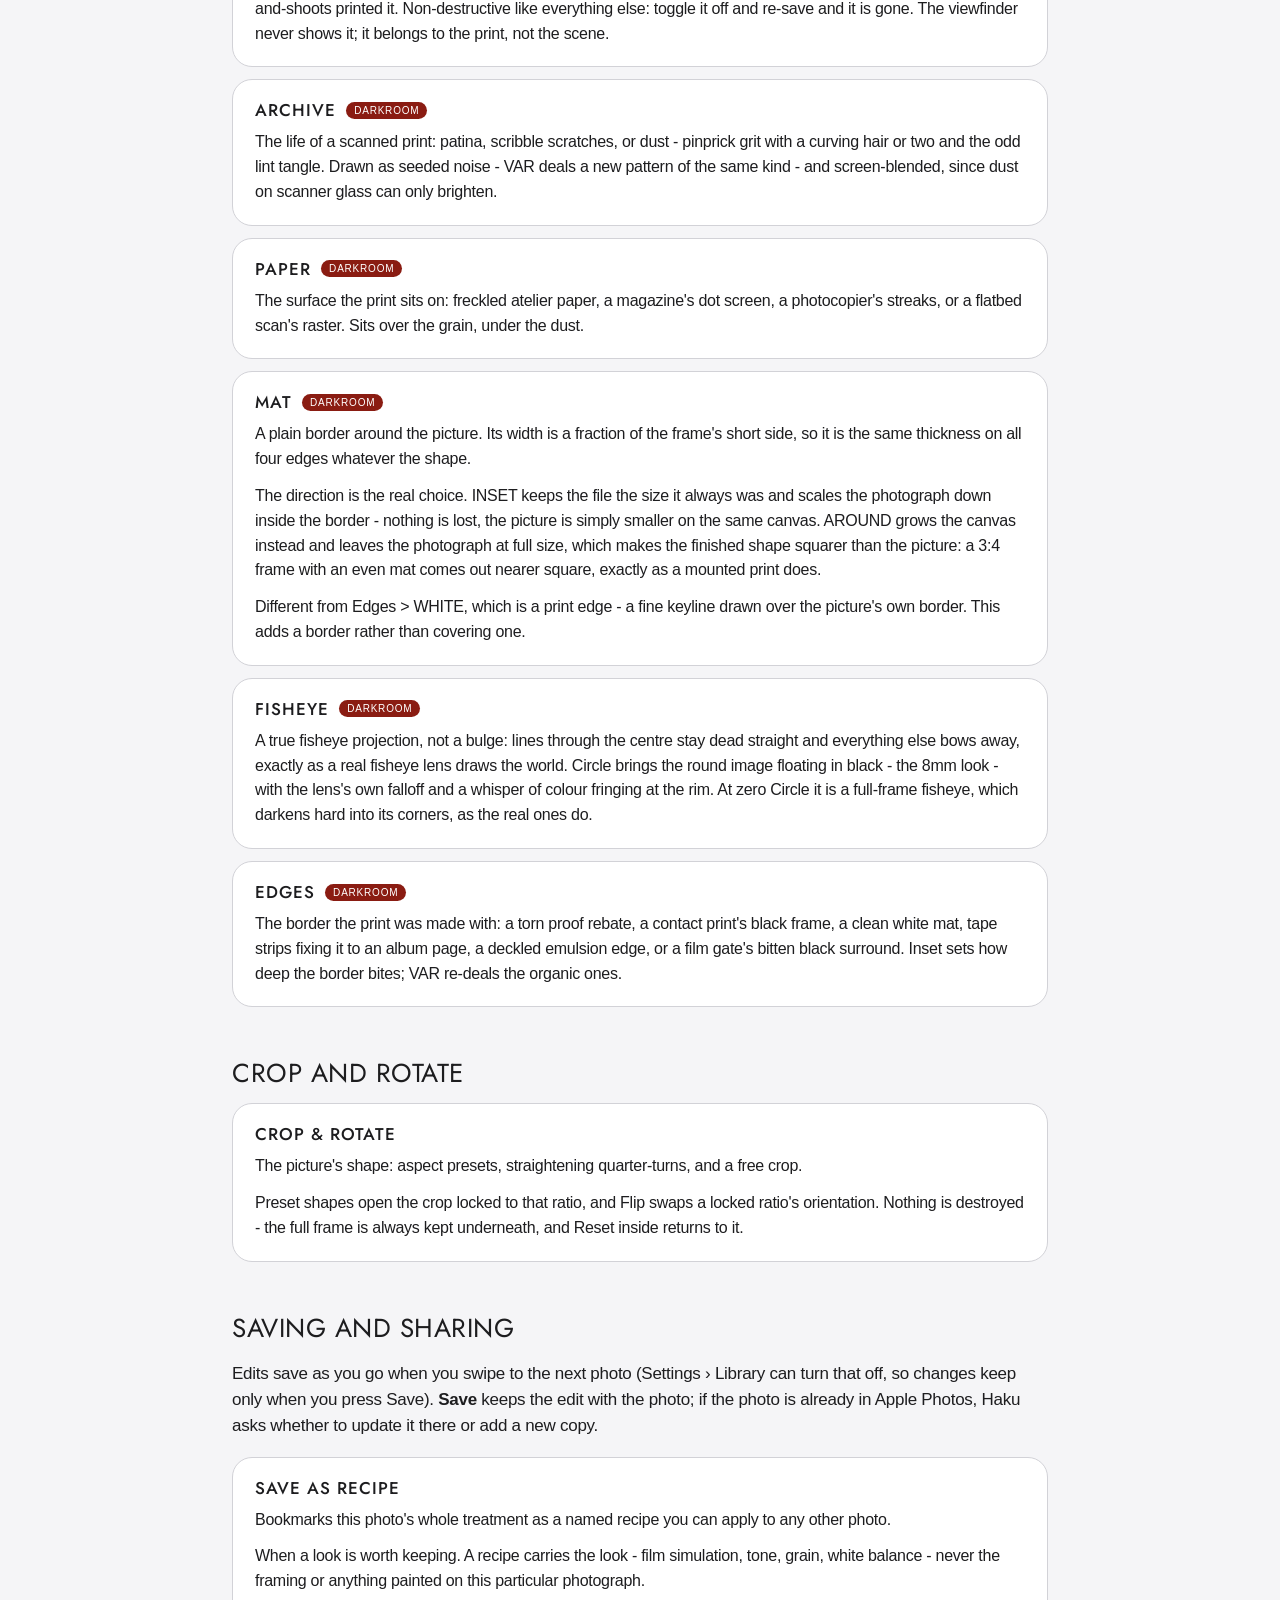
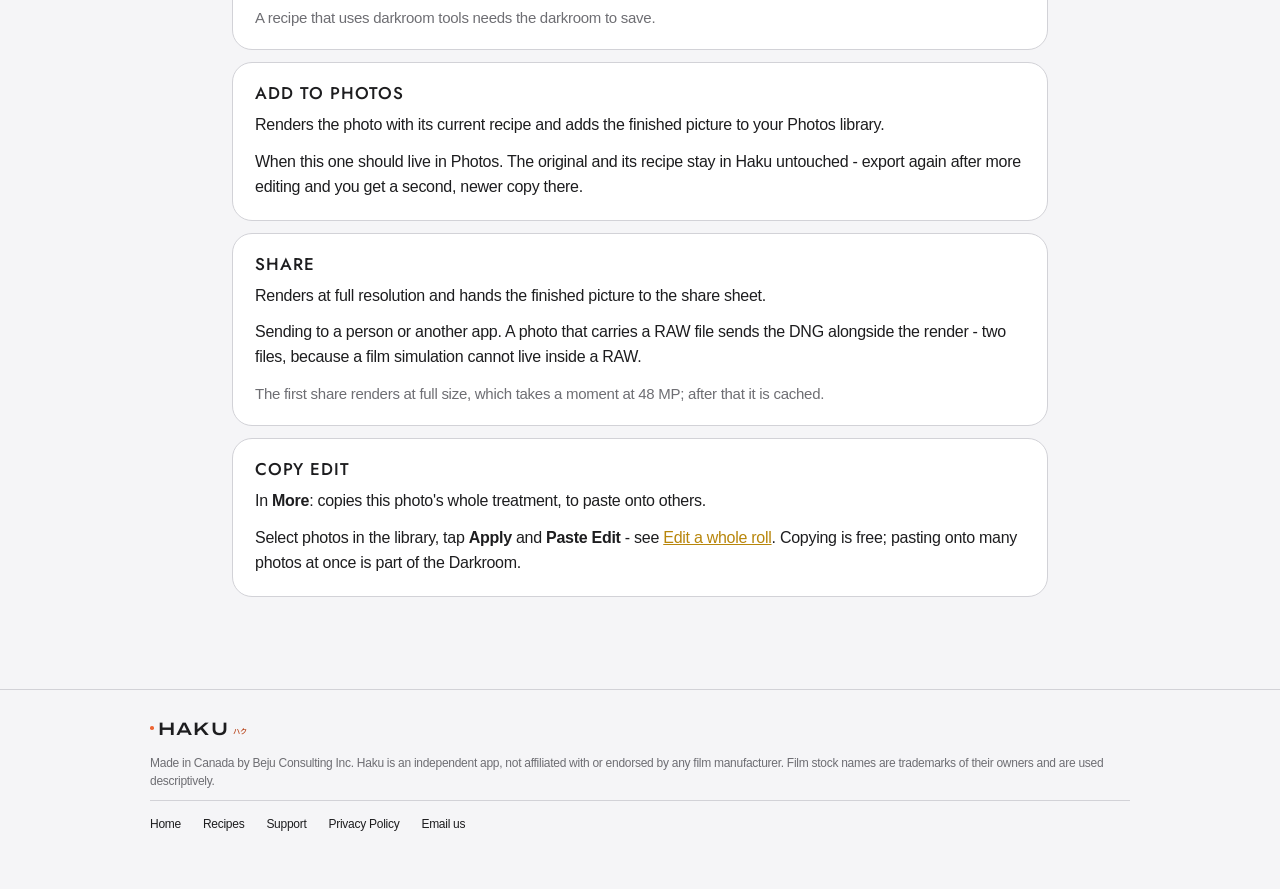
<file: support/editor/index.html>
<!doctype html>
<html lang="en">
<head>
<meta charset="utf-8">
<meta name="viewport" content="width=device-width, initial-scale=1, viewport-fit=cover">
<title>The Haku editor - Support</title>
<meta name="description" content="Every tab and every tool, what it does and when to reach for it.">
<meta name="theme-color" content="#0b0b0c">
<link rel="icon" href="/assets/icon.png">
<link rel="apple-touch-icon" href="/assets/icon.png">
<link rel="preconnect" href="https://fonts.googleapis.com">
<link rel="preconnect" href="https://fonts.gstatic.com" crossorigin>
<link href="https://fonts.googleapis.com/css2?family=Jost:wght@400;500&display=swap" rel="stylesheet">
<link href="https://fonts.googleapis.com/css2?family=Archivo:wdth,wght@125,600&display=swap" rel="stylesheet">
<link href="https://fonts.googleapis.com/css2?family=Noto+Sans+JP:wght@500&text=%E3%83%8F%E3%82%AF&display=swap" rel="stylesheet">
<link rel="stylesheet" href="/shared.css?v=9">
<style>
  .wrap { max-width: 860px; }
  .crumbs { font-size: 14px; margin: 0 0 18px; color: var(--ink-dim); }
  .crumbs a { color: var(--ink-dim); }
  .toc { display: flex; flex-wrap: wrap; gap: 6px; margin: 0 0 34px; padding: 0; list-style: none; }
  .toc a { display: block; font: 500 11px var(--display); letter-spacing: .16em; text-transform: uppercase;
           text-decoration: none; color: var(--ink); background: var(--card); border: 1px solid var(--line);
           padding: 8px 13px; border-radius: 99px; }
  .doc h2 { scroll-margin-top: 90px; }
  .lead { font-size: 18px; color: var(--ink); }
  .tool { background: var(--card); border: 1px solid var(--line); border-radius: 20px; padding: 18px 22px 8px;
          margin: 0 0 12px; scroll-margin-top: 90px; }
  .tool h3 { font: 500 17px var(--display); letter-spacing: .06em; text-transform: uppercase; margin: 0 0 8px;
             display: flex; align-items: center; gap: 10px; flex-wrap: wrap; }
  .tool p { margin: 0 0 12px; font-size: 16px; }
  .tool .sum { font-weight: 500; }
  .tool .trade { color: var(--ink-dim); font-size: 15px; }
  .dr { font: 500 10px var(--text); letter-spacing: .08em; text-transform: uppercase; color: #fff;
        background: #8a1c12; padding: 3px 8px; border-radius: 99px; }
  .steps { counter-reset: s; list-style: none; padding: 0; margin: 0 0 22px; }
  .steps li { counter-increment: s; position: relative; padding: 0 0 12px 38px; }
  .steps li::before { content: counter(s); position: absolute; left: 0; top: 0; width: 24px; height: 24px; border-radius: 50%;
                      background: var(--ink); color: var(--paper); font: 600 13px/24px var(--text); text-align: center; }
  .grid { display: grid; grid-template-columns: repeat(auto-fit, minmax(230px, 1fr)); gap: 12px; margin: 0 0 30px; }
  .tile { display: block; text-decoration: none; color: inherit; background: var(--card); border: 1px solid var(--line);
          border-radius: 22px; padding: 20px 22px; transition: transform .3s var(--ease), box-shadow .3s var(--ease); }
  .tile:hover { transform: translateY(-2px); box-shadow: 0 12px 34px rgba(0,0,0,.1); }
  .tile b { display: block; font: 500 18px var(--display); letter-spacing: .05em; text-transform: uppercase; margin-bottom: 6px; }
  .tile span { color: var(--ink-dim); font-size: 15px; }
  .report { background: var(--card); border: 1px solid var(--line); border-radius: 24px; padding: 24px 26px; margin: 0 0 34px; }
  .report h2 { margin-top: 0 !important; }
  .btns { display: flex; flex-wrap: wrap; gap: 10px; margin-top: 6px; }
  .btns a { text-decoration: none; font-weight: 500; padding: 12px 20px; border-radius: 99px; background: var(--ink); color: var(--paper); }
  .btns a.alt { background: transparent; color: var(--ink); border: 1px solid var(--line); }
  details { background: var(--card); border: 1px solid var(--line); border-radius: 18px; padding: 4px 20px; margin: 0 0 10px; }
  /* The browser's triangle sat outside the card's edge; a chevron of our own
     on the right, turning down when the answer is open, as iOS lists do. */
  summary { cursor: pointer; font-weight: 500; padding: 14px 28px 14px 0; list-style: none; position: relative; }
  summary::-webkit-details-marker { display: none; }
  summary::after { content: ""; position: absolute; right: 4px; top: 50%; width: 8px; height: 8px;
                   border-right: 2px solid var(--ink-dim); border-bottom: 2px solid var(--ink-dim);
                   transform: translateY(-50%) rotate(-45deg); transition: transform .25s var(--ease); }
  details[open] summary::after { transform: translateY(-75%) rotate(45deg); }
  details[open] summary { border-bottom: 1px solid var(--line); margin-bottom: 12px; }
  details p { margin: 0 0 12px; }
  @media (max-width: 600px) {
    .tool { padding: 16px 16px 6px; border-radius: 16px; }
    .tool p { font-size: 15px; }
  }
</style>
</head>
<body>
<!-- Generated by distribution/make-support.py from the app's own help text. Edit that, not this. -->
<nav class="nav glass" aria-label="Haku">
  <a class="brand lockup" href="/" aria-label="Haku"><span class="dot" aria-hidden="true"></span><span class="word">HAKU</span><span class="kana" lang="ja" aria-hidden="true">ハク</span></a>
  <a class="link opt" href="/#looks">Looks</a>
  <a class="link" href="/#duo"><span class="long">iPhone </span>Duo</a>
  <a class="link opt" href="/#darkroom">Darkroom</a>
  <a class="link" href="/recipes/">Recipes</a>
  <a class="link" href="/support/" aria-current="page">Support</a>
  <a class="pill" href="https://apps.apple.com/app/id6798982888">Get<span class="long"> Haku</span></a>
</nav>
<header class="masthead">
  <p class="eyebrow">Guide</p>
  <h1>The editor</h1>
  <p class="lede">Every tab and every tool, what it does and when to reach for it.</p>
</header>
<main class="wrap doc">
<p class="crumbs"><a href="/support/">Support</a> &rsaquo; The editor</p>
<ul class="toc"><li><a href="#getting-around">Getting around</a></li><li><a href="#film">Film</a></li><li><a href="#light">Light</a></li><li><a href="#colour">Colour</a></li><li><a href="#face">Face</a></li><li><a href="#finish">Finish</a></li><li><a href="#print">Print</a></li><li><a href="#crop-and-rotate">Crop and rotate</a></li><li><a href="#saving-and-sharing">Saving and sharing</a></li></ul>
<h2 id="getting-around">Getting around</h2>
<p class="lead">Tap any photo in the library and it opens in the editor where you left it. Nothing you do here
is ever baked in: the original is kept, and your edit is a recipe held beside it.</p>
<ol class="steps">
  <li><b>Pick a tab</b> along the side or bottom: Film, Light, Colour, Face, Finish and Print. A dot on a tab means
    something in it has been changed.</li>
  <li><b>Pick a tool</b> from the row of chips, then drag its slider. The photo updates as you drag, and while
    you hold a slider everything else steps aside so you see only the picture.</li>
  <li><b>Hold any tool, tab or button</b> to read what it does - the same descriptions as on this page.</li>
  <li><b>Hold the photo</b> to see the original; let go to come back. On the open iPhone Duo, hold
    <b>Original</b> in the toolbar.</li>
  <li><b>Tap the photo</b> to hide the tools and see only the picture; tap again to bring them back.</li>
</ol>
<p>Settings &rsaquo; Editor chooses <b>Immersive</b> (the photo fills the screen and the tools float over it on
glass) or <b>Framed</b> (the photo above, the tools below), and what the photo sits on.</p>
<article class="tool"><h3>Undo</h3><p class="sum">Steps back through your edits, one change at a time.</p><p>Continuous drags coalesce, so one undo takes back the whole slider move rather than a tick of it. The last forty steps are kept.</p></article><article class="tool"><h3>Reset</h3><p class="sum">Returns every adjustment to neutral - look, tone, colour, print, retouching, all of it.</p><p>When an edit has wandered and starting clean beats unpicking it. The framing stays: aspect, rotation and crop are the picture&#x27;s shape, not part of the look, and the Crop screen has its own reset for those.</p><p class="trade">One tap wipes the whole treatment - but it lands on the Undo stack, so Undo brings it straight back.</p></article>
<h2 id="film">Film</h2>
<article class="tool"><h3>The Film tab</h3><p class="sum">The look itself: the film strip and your recipes, the strength slider, and the colour path.</p><p>Start here - which look, and how strongly, is most of any edit. Hold a look on the strip for its own strength and description.</p><p class="trade">Expanded, Pragmatic and From RAW decide how the photograph is developed underneath the look; hold those buttons for the full story.</p></article>
<article class="tool"><h3>Film simulation</h3><p class="sum">The 3D LUT applied to the frame - the film look itself.</p><p>Whichever looks you have imported, in the order you set in Film Looks. Long-press one to pull its strength back - half a strong look is often more usable than all of it.</p><p class="trade">Applied before the photo is saved, but never destructively - you can change it afterwards without any loss.</p></article>
<article class="tool"><h3>Colour path: Expanded, Scene, Pragmatic, From RAW</h3><p class="sum">How the photograph reaches the film look. These film tables were built for a camera that captures far more highlight range than a phone&#x27;s finished photo carries, so something has to bridge the gap - this is which bridge.</p><p>SCENE is the faithful one. It undoes the phone&#x27;s own rendering using a curve measured from this camera, so the film look receives the light that was actually in front of you and applies at the strength it was designed for.</p><p>EXPANDED is punchier. It reconstructs the missing highlights too, but from an estimate rather than a measurement - one that overshoots, which is why film looks can feel heavy-handed at full strength. Every photograph taken before Scene existed was developed this way, which is why it is still here and still the default.</p><p>PRAGMATIC is the plainest conversion, with no reconstruction at all.</p><p>FROM RAW develops from the DNG, where the highlight range is really there rather than inferred - measured at 2.2 stops more on a window in a dim room. It appears only on photos that carry a RAW file.</p><p class="trade">Scene against Expanded is the one worth trying on your own photographs. Expanded stretches the tone scale about four and a half stops further than the scene really held - crushing shadows, and near white handing the film table several times the light that was there - so it reads with more contrast and more colour. Whether that is better or merely louder is a matter of taste, and the reason both are offered rather than one being replaced.

The cost of Scene is highlights: Expanded invents roughly two stops that were never in the frame, so a white shirt or a bright sky can sit lower on Scene than you are used to.

On Pragmatic a white shirt renders around 80% brightness instead of 100%, which looks slightly grey.

From RAW takes about a second and a half to develop where the others take milliseconds, and the output is still an ordinary photograph - a film look cannot live inside a RAW file. Its exposure is calibrated to agree with Scene - both land mid-grey exactly where the film tables expect it - so switching between them on a photo with a RAW file compares the two sources honestly.

With the film look OFF, compare them with care: the tone curve that shapes a photograph lives inside the film simulation, so with none selected From RAW shows the negative with no curve at all - flat, bright, and with nothing holding the highlights - while Expanded and Scene show the phone&#x27;s own picture, undone by different amounts. Turn a look on before judging which colour path you prefer.</p></article>
<h2 id="light">Light</h2>
<article class="tool"><h3>The Light tab</h3><p class="sum">Tone: Exposure, Contrast, Highlights, Shadows, Shoulder, the point Curve and Selective.</p><p>Exposure is applied before the film look, so it moves the scene along the film&#x27;s own curve - fix brightness here before reaching for anything else. Curve is the S-curve from Lightroom and Photoshop: drag the line into an S for contrast, lift its black end for a faded print, or shape red, green and blue on their own.</p><p class="trade">Curve and Selective are in the Darkroom.</p></article>
<article class="tool" id="exposure"><h3>Exposure</h3><p>Brightens or darkens the whole frame, in stops. Applied before the film simulation, so it changes where the scene sits on the film&#x27;s curve rather than just lifting the result.</p></article>
<article class="tool" id="contrast"><h3>Contrast</h3><p>Separation between light and dark. Above 1 deepens shadows and brightens highlights; below 1 flattens the image toward grey.</p></article>
<article class="tool" id="highlights"><h3>Highlights</h3><p>The upper half of the tone curve. Pull it down to recover a sky or a white shirt that has gone flat; push it up to open bright areas. Fades out before it reaches the midtones, so it will not wash the whole frame.</p></article>
<article class="tool" id="shadows"><h3>Shadows</h3><p>The lower half of the tone curve. Right opens dark areas and shows what is in them; left deepens them for a heavier, more graphic look - the way Photos and Lightroom run it. Settings &gt; Editor can turn it round to the Fujifilm way, where up deepens, as the Shadow setting on an X camera does. Lifting is scaled so nothing is pushed toward white and made milky.</p></article>
<article class="tool" id="shoulder"><h3>Shoulder</h3><p>Fades bright areas into white instead of clipping flat against it, the way film&#x27;s characteristic curve does. Try it on skies and reflections - digital sensors cut off abruptly where film rolls off.</p></article>
<article class="tool" id="curve"><h3>Curve <span class="dr">Darkroom</span></h3><p>The point curve, as in Lightroom and Photoshop: drag the line to reshape the tones - pull the lower part down and the upper part up for an S, and the picture gains contrast. Tap anywhere on it to add a point, drag a point off the graph to remove it, move the end points to set the black and white points. RGB, R, G and B curve all three channels or one.</p><p>Two things theirs cannot do. The line is a monotone curve, so it never bulges past the points you set - a gentle S never clips. And LUMA mode bends brightness alone and leaves colour where it was, where an RGB curve adds saturation with every bit of contrast. Amount blends the whole curve back toward the picture without it.</p><p>Applied after the film look and the colour tools, before vignette and grain: it shapes the finished print, and the grain is never itself curved.</p></article>
<article class="tool" id="selective"><h3>Selective <span class="dr">Darkroom</span></h3><p>Local editing by tapped points - the tool Snapseed calls Selective, sharper. Tap the photograph to place a point, then adjust brightness, contrast, saturation and structure for just what is under it: the edit clings to the colour at the point, so one placed on a sky holds to the sky rather than drawing a circle on the picture, and fades out at the ring&#x27;s edge.</p><p>Up to eight points. Tap a point to select it, drag it to move it, DELETE to take it out. Points belong to this photograph - a recipe saved from it carries everything else and leaves them behind.</p></article>
<article class="tool"><h3>Curve: the RGB curve <span class="dr">Darkroom</span></h3><p class="sum">The curve applied to red, green and blue alike - Lightroom&#x27;s and Photoshop&#x27;s point curve.</p><p>Contrast with a film&#x27;s character: an S adds saturation along with the contrast, the way printing harder on colour paper does.</p><p class="trade">A steep curve moves colour too - skin warmer, skies deeper. LUMA keeps the colour where the film look put it.</p></article>
<article class="tool"><h3>Curve: the luma curve <span class="dr">Darkroom</span></h3><p class="sum">The curve applied to brightness alone. Every pixel keeps its colour.</p><p>Contrast, a fade or lifted blacks that should not change the colours the film look made - skin above all.</p><p class="trade">Without the saturation an RGB S brings, the same curve can read flatter; push it a little further.</p></article>
<h2 id="colour">Colour</h2>
<article class="tool"><h3>The Colour tab</h3><p class="sum">Temp and Tint with the grey card and the R/B grid, Saturation, Vibrance, HSL&#x27;s eight bands, and the two colour densities.</p><p>White balance first - a cast makes every other colour decision wrong. Vibrance lifts what is still muted and spares skin; HSL reaches one colour without touching the rest.</p></article>
<article class="tool" id="temp-tint"><h3>Temp &amp; Tint</h3><p>The red/blue axis: lower shifts the frame blue, higher shifts it red. Tint is the perpendicular green/magenta axis - the two together reach any cast. Runs before the film sim, so it changes how the sim responds.</p><p>GREY CARD is the shortcut: tap it, then tap anything that ought to be neutral - a grey card, a white wall, a sheet of paper - and both numbers follow from it. Hold that button for the rest.</p><p>Tint: The green/magenta axis, perpendicular to Temp&#x27;s red/blue. Between the two sliders any colour cast is reachable; this one earns its keep under fluorescent light, which skews green.</p></article>
<article class="tool" id="saturation"><h3>Saturation</h3><p>Colour intensity. Zero is monochrome. Applied after the film simulation, so it pushes the sim&#x27;s own palette rather than the camera&#x27;s.</p></article>
<article class="tool" id="vibrance"><h3>Vibrance</h3><p>Saturation aimed at what is still muted. Plain Saturation scales every colour equally, so what is already vivid runs out of room while a pale sky barely moves - Vibrance boosts the muted colour most and leaves near-vivid colour where it is, with skin tones deliberately backed off. Reach for this first; reach for Saturation when you mean everything.</p></article>
<article class="tool" id="hsl"><h3>HSL <span class="dr">Darkroom</span></h3><p>Per-hue colour: pick a band and shift its hue, its saturation or its brightness on its own. This is the one control that can say &quot;just the greens&quot; - which makes it a repair rather than an override, where the Saturation slider above pushes the whole frame and fights the film simulation. Reach for it when one colour is wrong and the rest of the photograph is right: a fluorescent wall, ruddy skin under a warm look, a sky that wants deepening. Neutrals are left alone - a grey has no hue to shift - and only the two bands nearest a colour ever act on it.</p></article>
<article class="tool" id="density"><h3>Density</h3><p>Deepens saturated colours - high-chroma areas darken slightly, taking on the weight of a denser dye layer instead of drifting toward neon. This is the control Fujifilm recipes call Color Chrome Effect, and pasting one sets Weak to 0.90 and Strong to 1.0 - measured against a real X100VI, whose chrome runs near this slider&#x27;s ceiling and whose Weak is about 90% of its Strong.</p></article>
<article class="tool" id="blue-density"><h3>Blue density</h3><p>The same deepening, restricted to blue-dominant colour - skies, mostly. Fujifilm recipes call it Color Chrome FX Blue, and pasting one sets Weak to 0.67 and Strong to 0.97 - measured against a real X100VI. The blue detector reaches cyan-blues now; the old one was nearly blind to exactly the skies this exists for.</p></article>
<h2 id="face">Face</h2>
<article class="tool"><h3>The Face tab</h3><p class="sum">Retouching, painted where you decide: a smoothing brush, a whitening brush, and a tap-to-heal for blemishes.</p><p>Portraits, before the film look is judged - it runs on the source, so the look renders the corrected face rather than painting over it.</p><p class="trade">Painted, not detected: nothing is retouched where you did not brush.</p></article>
<p>The whole Face tab is part of the <a href="/#darkroom">Darkroom</a>.</p>
<article class="tool" id="smooth"><h3>Smooth <span class="dr">Darkroom</span></h3><p>Paint over skin to soften its texture - blotch, pores, the week the picture caught you in. Only where you brush. Taps average only with neighbours of similar brightness, so jawlines and hair edges stay sharp on their own, and where Haku finds a face it protects the eyes, brows and lips even inside your stroke. The radius follows the face&#x27;s size, so one setting does the same work on a headshot and a group. It never reaches fully smooth: skin with no texture at all is the plastic look this avoids.</p></article>
<article class="tool" id="whiten"><h3>Whiten <span class="dr">Darkroom</span></h3><p>Paint over teeth or the whites of eyes to brighten them - desaturating toward neutral and lifting, gated on brightness so shadow is left alone, because whitening a dark mouth interior makes grey fog rather than teeth. One tool for both: they are the same operation on the same kind of surface. Runs before the film simulation, so a warm look warms the result naturally instead of fighting it.</p></article>
<h2 id="finish">Finish</h2>
<article class="tool"><h3>The Finish tab</h3><p class="sum">Denoise, Sharpness, Clarity, Grain and Size, Vignette, Halation, Split tone, Portrait refocus, Motion blur, Soft blur, Light leak, and the one-tap Effects.</p><p>The character drawer. Portrait refocuses by tapping the picture; Effects are whole lighting situations - Flash, Booth, Blue Hour, Backlight - not sliders.</p></article>
<article class="tool" id="denoise"><h3>Denoise</h3><p>Cleans sensor noise from the image before the film look is applied, so the grade acts on the picture rather than on the speckle. Colour noise is removed fully - it carries nothing worth keeping - while half the luminance grain is deliberately left standing, because texture polished to plastic is the tell of cheap noise reduction. Matters most on From RAW, which arrives without Apple&#x27;s own denoising, and on anything shot at high ISO. Judge it zoomed in: at fit-to-screen the preview has already averaged the noise away.</p></article>
<article class="tool" id="sharpness"><h3>Sharpness</h3><p>Fine-detail edge contrast - the crispness of textures, hair, fabric. Below zero it softens fine detail instead, as Fujifilm&#x27;s own Sharpness does at its negative settings - which is also the antidote to the sharpening the phone&#x27;s own processing has already applied before Haku sees the frame. NATURAL is that setting in one tap. The counterpart to Clarity: sharpness works at a fine radius on edges, clarity at a wide radius on midtone presence. Both radii scale with the picture, so the editor and the saved file agree. Luminance only, since sharpening colour produces fringes.</p></article>
<article class="tool" id="clarity"><h3>Clarity</h3><p>Local contrast at a wide radius - midtone presence, where Sharpness is fine edges. Push it up and subjects pop; pull it below zero and the frame softens toward a dreamy, diffused look. Weighted to the midtones either way: shadows would only trade noise, highlights would eat the rolloff.</p></article>
<article class="tool" id="split-tone"><h3>Split tone <span class="dr">Darkroom</span></h3><p>Two colours pulling at opposite ends of the tone scale - the darkroom&#x27;s own way of colouring a print, and the look behind most cinema grading. Tone picks the pair.</p><p>It is the one colour move nothing else here can make: Temp and Tint shift the whole frame, and HSL only reaches colour that is already present. A split tone works on NEUTRALS - it can put teal into a grey shadow and leave the highlights warm, which is exactly what a plain white wall in shade needs.</p><p>Each end keeps to its own half of the tone scale, so midtones and skin stay where they were, and the tint carries no brightness of its own - colouring a photograph should not re-expose it.</p></article>
<article class="tool" id="halation"><h3>Halation <span class="dr">Darkroom</span></h3><p>The warm glow film gets around bright highlights, from light passing through the emulsion, reflecting off the base and re-exposing from behind. Scatters furthest in red, which is why the halo is orange. Most visible on night lights and windows. Spread sets how far it reaches - tight around highlights, or a dreamier bloom.</p></article>
<article class="tool" id="grain"><h3>Grain</h3><p>Silver halide texture. Weighted to the midtones the way real emulsion is - shadows are too thin to hold much silver and highlights too dense to show texture, which is why even grain looks digital. Size sets the coarseness: fine suggests a slow film, coarse a fast one pushed in low light.</p></article>
<article class="tool" id="blur"><h3>Blur</h3><p>Plain softness, like a diffusion filter on the lens - the whole image blurs evenly, and the film simulation and grain act on the softened picture. For streaks that follow movement, use Motion blur instead.</p></article>
<article class="tool" id="motion-blur"><h3>Motion blur <span class="dr">Darkroom</span></h3><p>Motion blur, as a slow shutter gives a moving subject. The arrow sets the streak&#x27;s direction - drag it to match the way the subject was moving. Masks: FULL streaks everything, EDGE holds the centre sharp, CENTER the reverse, and PEN lets you paint exactly where the blur lands.</p></article>
<article class="tool" id="portrait"><h3>Portrait <span class="dr">Darkroom</span></h3><p>Refocus after the fact, the way a light-field camera promised: tap the photo to place the focal plane - on your subject, or on the world behind them - and everything else defocuses by how far it sits from that plane. Aperture sets how fast focus falls off. Needs a subject Vision can find; the blur is depth-aware, so the sharp plane never smears into the soft one.</p></article>
<article class="tool" id="light-leak"><h3>Light leak</h3><p>A bleed from one corner, as light finds its way past a worn seal and fogs the edge of the roll. Pick the corner it enters from, the colour of the fog - base-fog orange, red, colour-negative magenta, or a cool scan wash - and how far it reaches.</p></article>
<article class="tool" id="vignette"><h3>Vignette</h3><p>Darkens the corners, drawing the eye inward. Lenses do this naturally; here it is a deliberate amount.</p></article>
<article class="tool" id="effects"><h3>Effects <span class="dr">Darkroom</span></h3><p>One-tap relights: Flash (the camera&#x27;s own hard light, room falling away - it finds your subject on its own, or tap the photo to aim the burst yourself), Booth (a photobooth&#x27;s warm monochrome), Blue Hour (the day put out, everything cooled toward the sky) and Backlight (dusk behind the subject). Whole lighting situations, scaled by one strength - your own Light controls act on the relit image.</p></article>
<h2 id="print">Print</h2>
<article class="tool"><h3>The Print tab</h3><p class="sum">What happens to the photograph as an OBJECT: the date stamp, Archive wear, Paper textures, Edges - torn, film rebate, tape, deckle, gate - and the Mat.</p><p>After the image is right. These read best exported at full size; the mat is the one control here that changes the file&#x27;s own dimensions.</p></article>
<article class="tool" id="date-stamp"><h3>Date stamp <span class="dr">Darkroom</span></h3><p>The orange quartz-date stamp in the corner - the photo&#x27;s own capture date in seven-segment digits, as point-and-shoots printed it. Non-destructive like everything else: toggle it off and re-save and it is gone. The viewfinder never shows it; it belongs to the print, not the scene.</p></article>
<article class="tool" id="archive"><h3>Archive <span class="dr">Darkroom</span></h3><p>The life of a scanned print: patina, scribble scratches, or dust - pinprick grit with a curving hair or two and the odd lint tangle. Drawn as seeded noise - VAR deals a new pattern of the same kind - and screen-blended, since dust on scanner glass can only brighten.</p></article>
<article class="tool" id="paper"><h3>Paper <span class="dr">Darkroom</span></h3><p>The surface the print sits on: freckled atelier paper, a magazine&#x27;s dot screen, a photocopier&#x27;s streaks, or a flatbed scan&#x27;s raster. Sits over the grain, under the dust.</p></article>
<article class="tool" id="mat"><h3>Mat <span class="dr">Darkroom</span></h3><p>A plain border around the picture. Its width is a fraction of the frame&#x27;s short side, so it is the same thickness on all four edges whatever the shape.</p><p>The direction is the real choice. INSET keeps the file the size it always was and scales the photograph down inside the border - nothing is lost, the picture is simply smaller on the same canvas. AROUND grows the canvas instead and leaves the photograph at full size, which makes the finished shape squarer than the picture: a 3:4 frame with an even mat comes out nearer square, exactly as a mounted print does.</p><p>Different from Edges &gt; WHITE, which is a print edge - a fine keyline drawn over the picture&#x27;s own border. This adds a border rather than covering one.</p></article>
<article class="tool" id="fisheye"><h3>Fisheye <span class="dr">Darkroom</span></h3><p>A true fisheye projection, not a bulge: lines through the centre stay dead straight and everything else bows away, exactly as a real fisheye lens draws the world. Circle brings the round image floating in black - the 8mm look - with the lens&#x27;s own falloff and a whisper of colour fringing at the rim. At zero Circle it is a full-frame fisheye, which darkens hard into its corners, as the real ones do.</p></article>
<article class="tool" id="edges"><h3>Edges <span class="dr">Darkroom</span></h3><p>The border the print was made with: a torn proof rebate, a contact print&#x27;s black frame, a clean white mat, tape strips fixing it to an album page, a deckled emulsion edge, or a film gate&#x27;s bitten black surround. Inset sets how deep the border bites; VAR re-deals the organic ones.</p></article>
<h2 id="crop-and-rotate">Crop and rotate</h2>
<article class="tool"><h3>Crop &amp; rotate</h3><p class="sum">The picture&#x27;s shape: aspect presets, straightening quarter-turns, and a free crop.</p><p>Preset shapes open the crop locked to that ratio, and Flip swaps a locked ratio&#x27;s orientation. Nothing is destroyed - the full frame is always kept underneath, and Reset inside returns to it.</p></article>
<h2 id="saving-and-sharing">Saving and sharing</h2>
<p>Edits save as you go when you swipe to the next photo (Settings &rsaquo; Library can turn that
off, so changes keep only when you press Save). <b>Save</b> keeps the edit with the photo; if the photo is
already in Apple Photos, Haku asks whether to update it there or add a new copy.</p>
<article class="tool"><h3>Save as recipe</h3><p class="sum">Bookmarks this photo&#x27;s whole treatment as a named recipe you can apply to any other photo.</p><p>When a look is worth keeping. A recipe carries the look - film simulation, tone, grain, white balance - never the framing or anything painted on this particular photograph.</p><p class="trade">A recipe that uses darkroom tools needs the darkroom to save.</p></article>
<article class="tool"><h3>Add to Photos</h3><p class="sum">Renders the photo with its current recipe and adds the finished picture to your Photos library.</p><p>When this one should live in Photos. The original and its recipe stay in Haku untouched - export again after more editing and you get a second, newer copy there.</p></article>
<article class="tool"><h3>Share</h3><p class="sum">Renders at full resolution and hands the finished picture to the share sheet.</p><p>Sending to a person or another app. A photo that carries a RAW file sends the DNG alongside the render - two files, because a film simulation cannot live inside a RAW.</p><p class="trade">The first share renders at full size, which takes a moment at 48 MP; after that it is cached.</p></article>
<article class="tool" id="copy-edit"><h3>Copy Edit</h3><p class="sum">In <b>More</b>: copies this photo's whole treatment, to paste onto others.</p><p>Select photos in the library, tap <b>Apply</b> and <b>Paste Edit</b> - see <a href="/support/library/#edit-a-whole-roll">Edit a whole roll</a>. Copying is free; pasting onto many photos at once is part of the Darkroom.</p></article>
</main>
<footer>
  <div class="inner">
    <p class="wordmark lockup"><span class="dot" aria-hidden="true"></span><span class="word">HAKU</span><span class="kana" lang="ja" aria-hidden="true">ハク</span></p>
    <p>Made in Canada by Beju Consulting Inc. Haku is an independent app, not affiliated with or endorsed by any
      film manufacturer. Film stock names are trademarks of their owners and are used descriptively.</p>
    <div class="row">
      <a href="/">Home</a><a href="/recipes/">Recipes</a><a href="/support/">Support</a>
      <a href="/privacy/">Privacy Policy</a><a href="mailto:support@hakufilmcamera.app">Email us</a>
    </div>
  </div>
</footer>
<script src="/nav.js?v=1" defer></script>
</body>
</html>
</file>
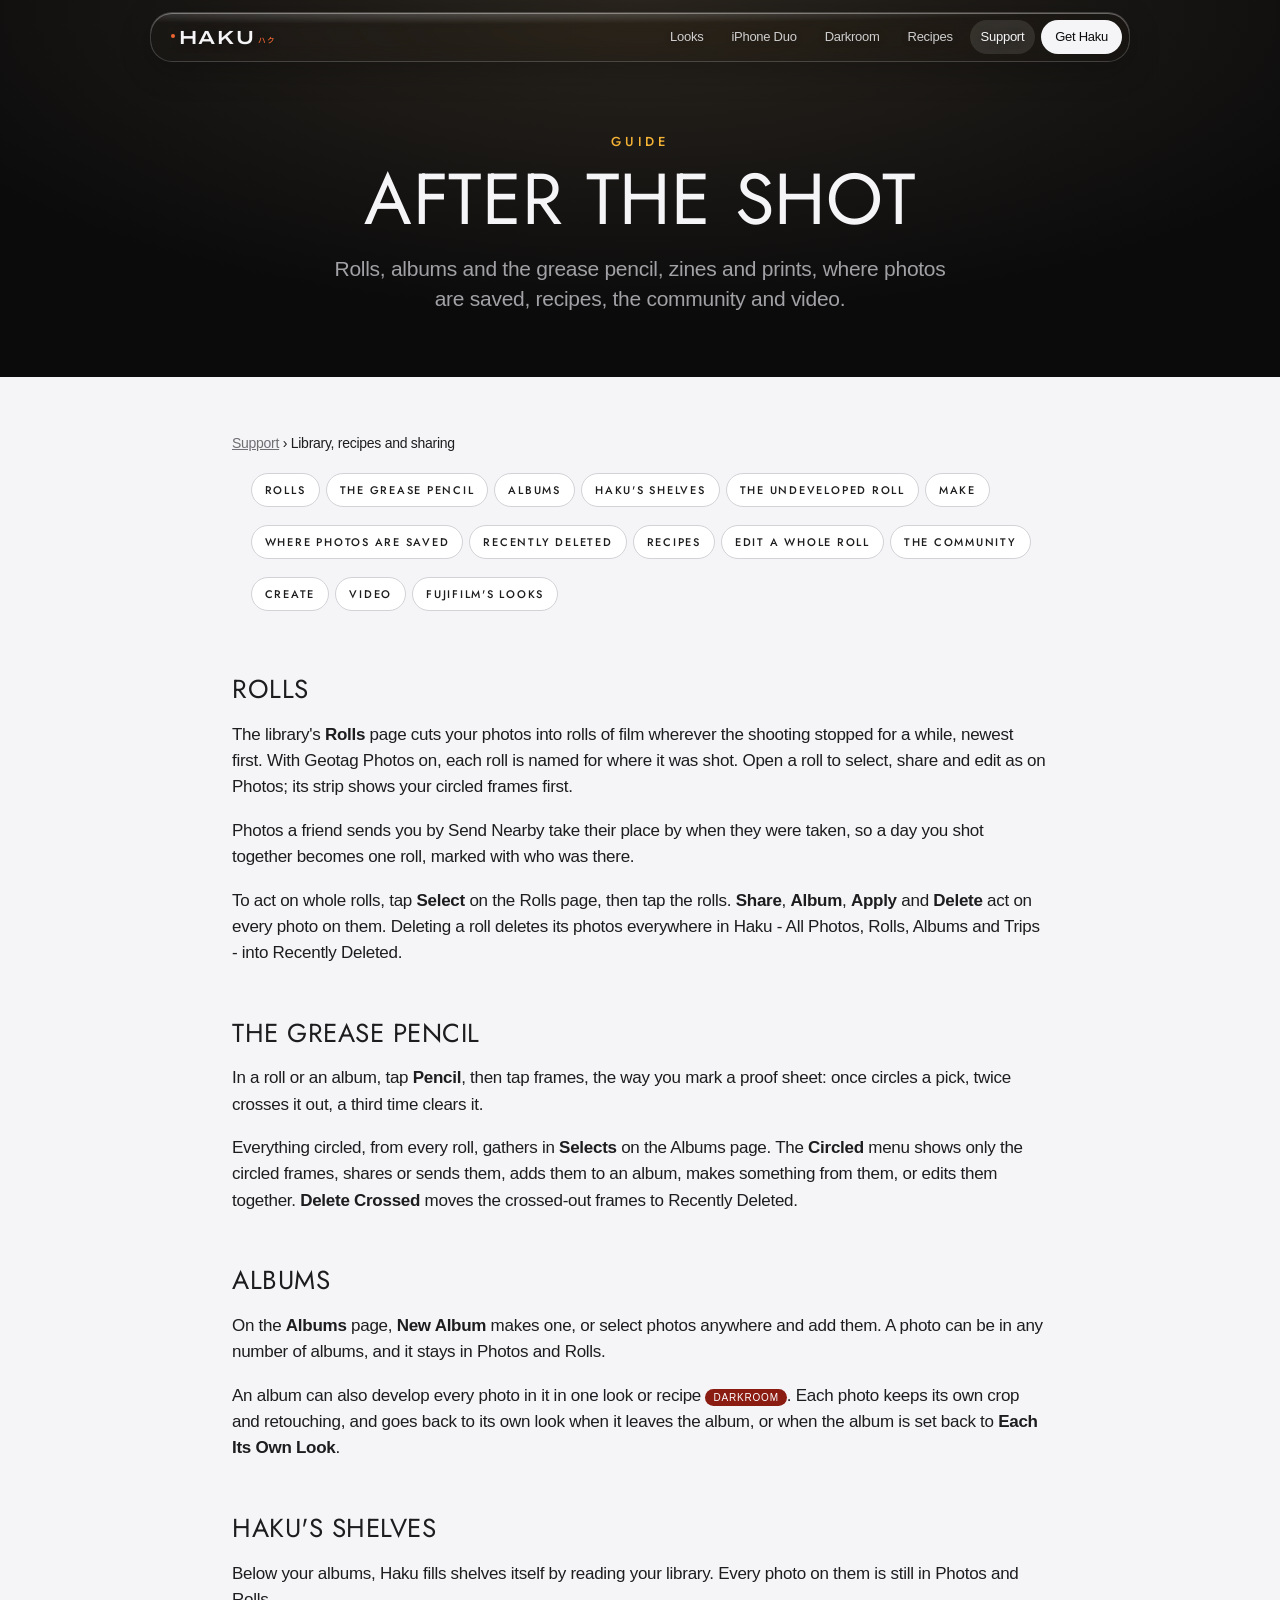
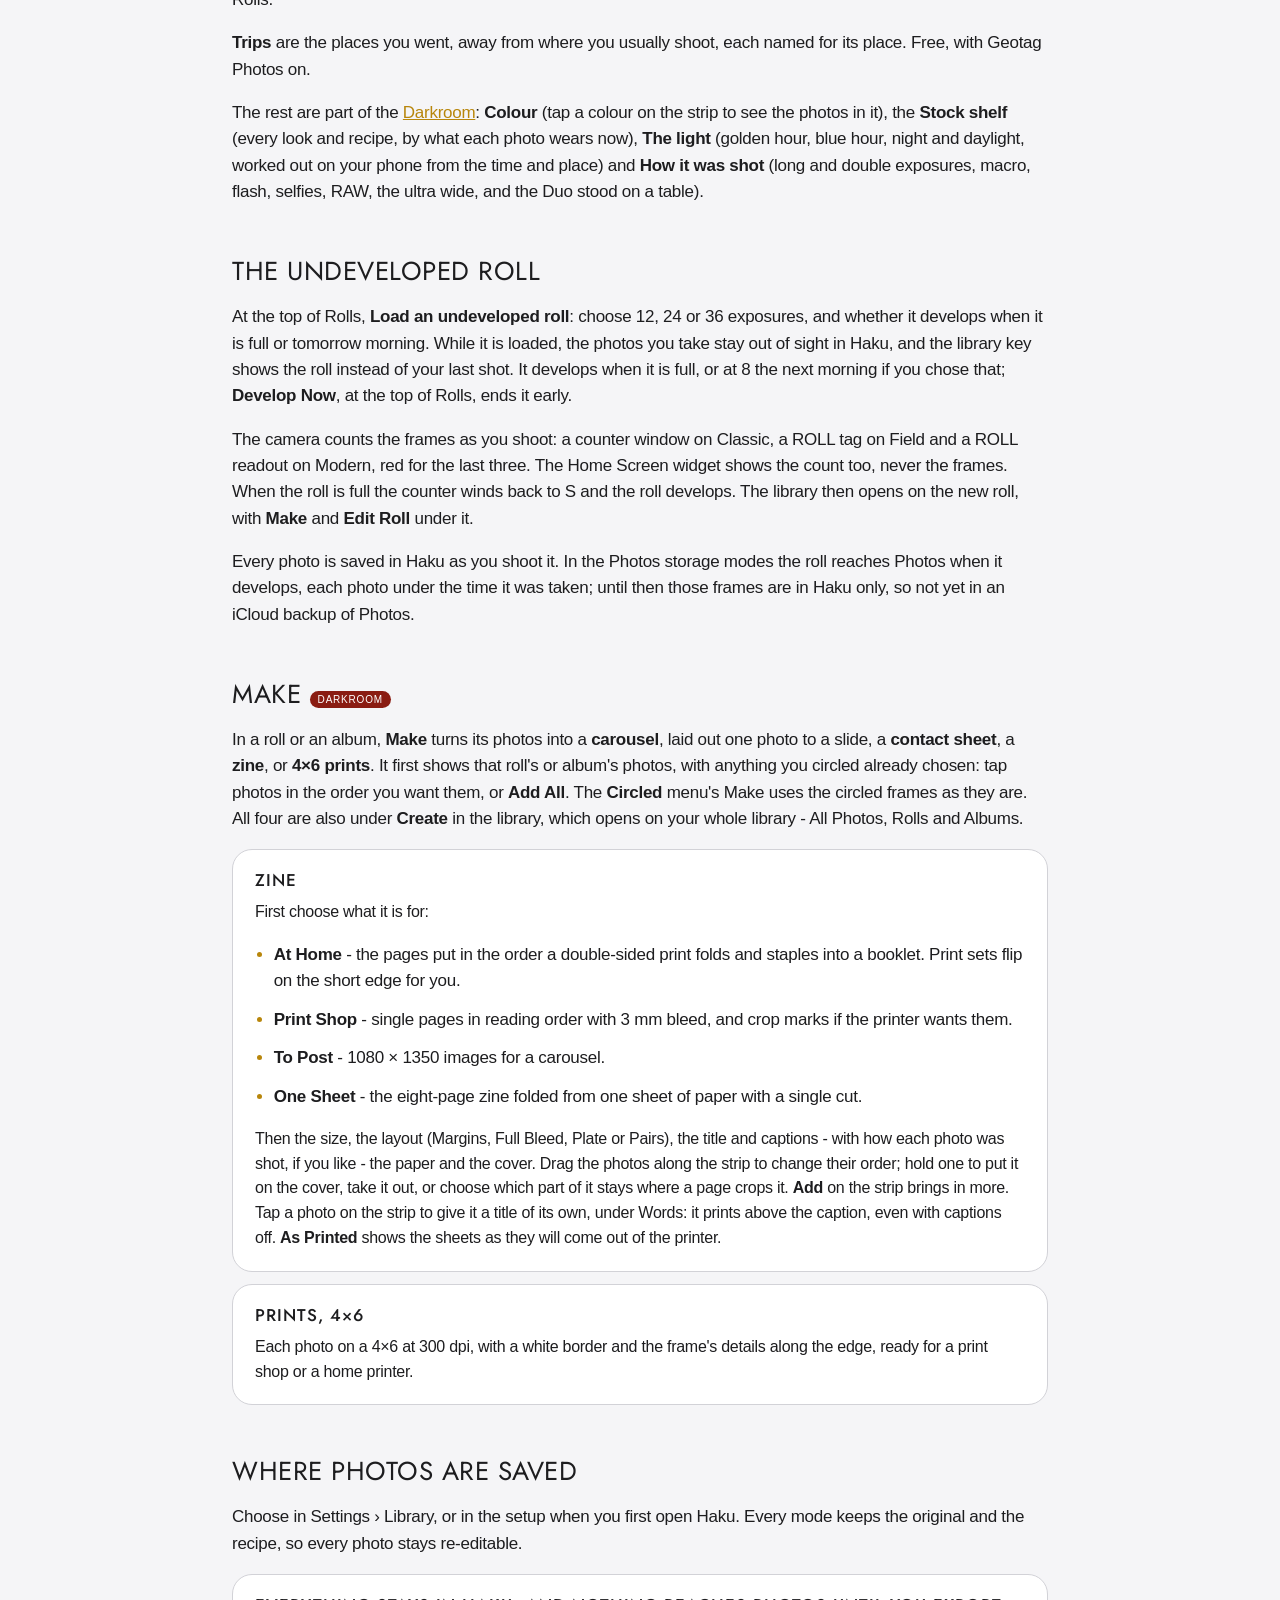
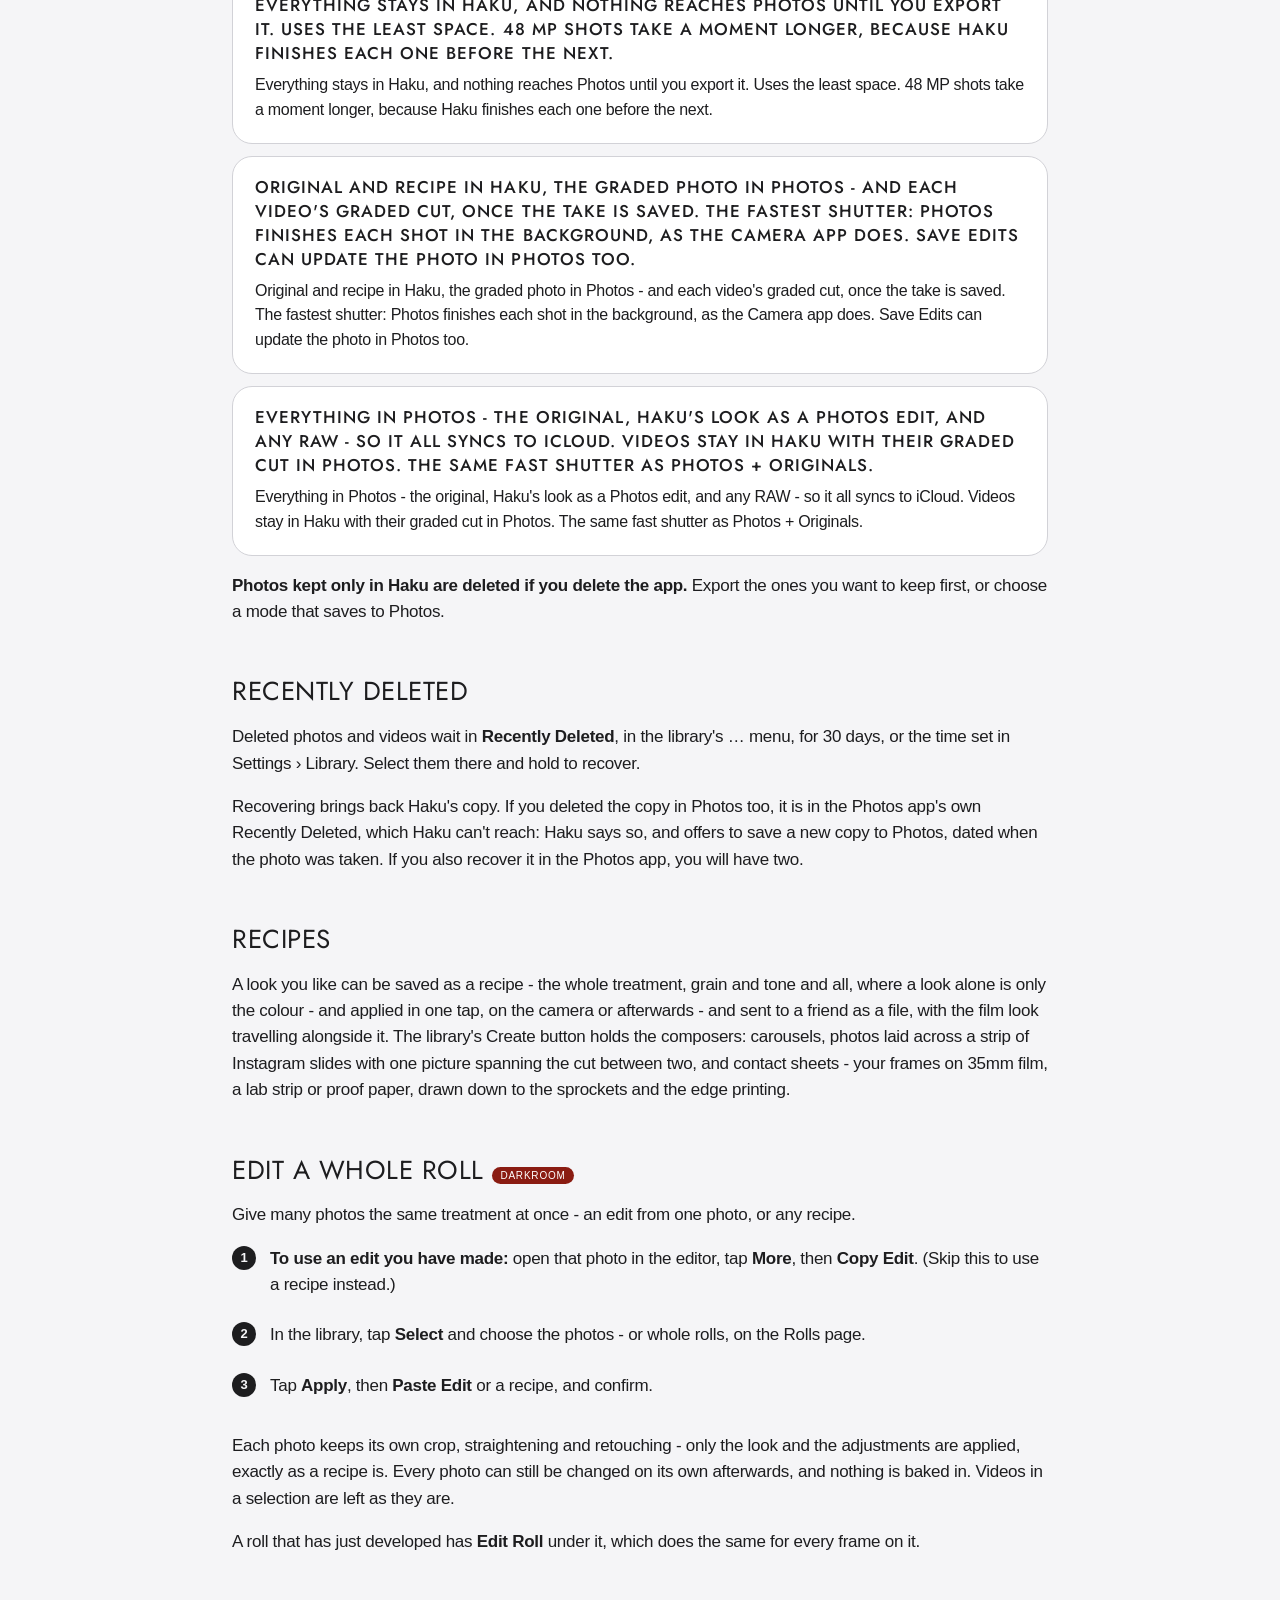
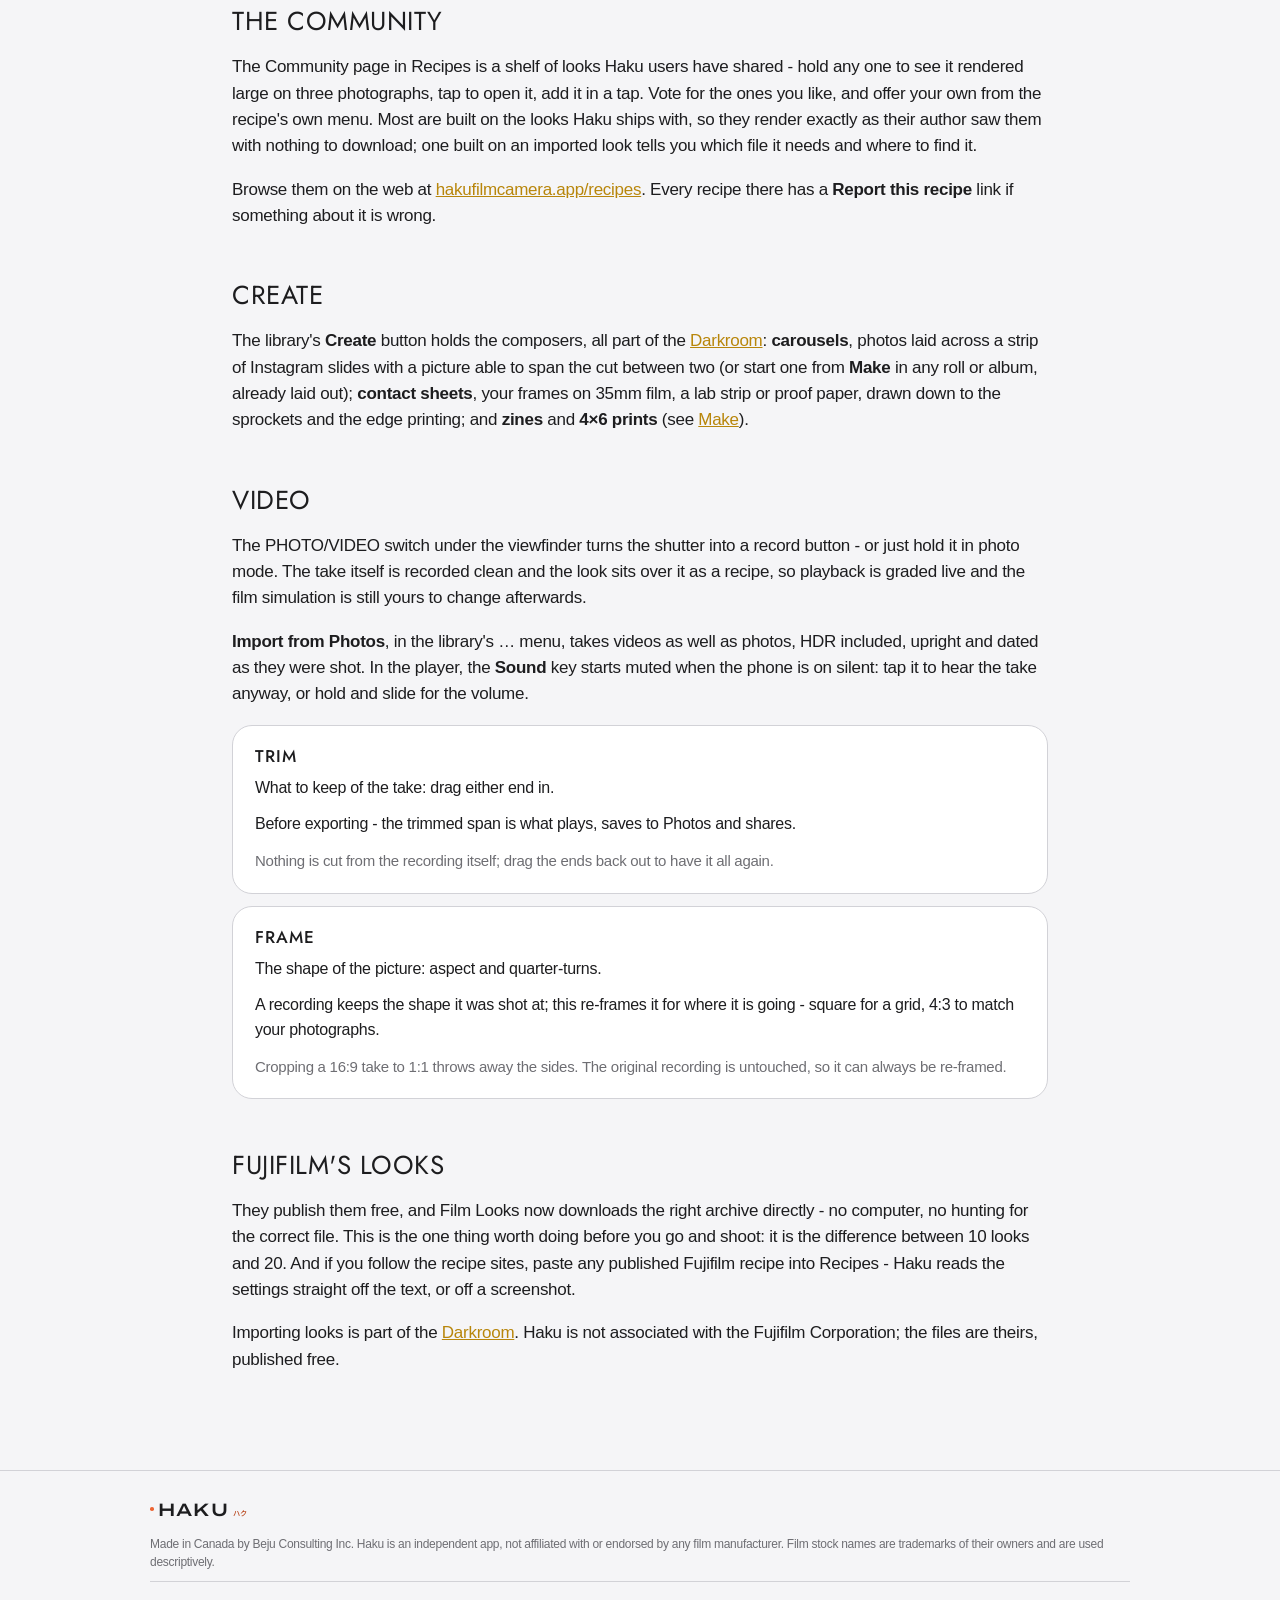
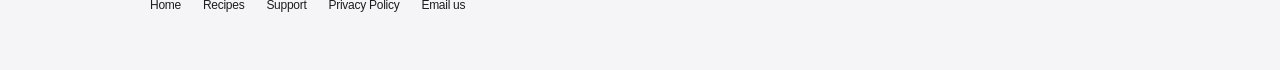
<file: support/library/index.html>
<!doctype html>
<html lang="en">
<head>
<meta charset="utf-8">
<meta name="viewport" content="width=device-width, initial-scale=1, viewport-fit=cover">
<title>Library, recipes and sharing - Haku Support</title>
<meta name="description" content="Rolls, albums and the grease pencil, zines and prints, where photos are saved, recipes, the community and video.">
<meta name="theme-color" content="#0b0b0c">
<link rel="icon" href="/assets/icon.png">
<link rel="apple-touch-icon" href="/assets/icon.png">
<link rel="preconnect" href="https://fonts.googleapis.com">
<link rel="preconnect" href="https://fonts.gstatic.com" crossorigin>
<link href="https://fonts.googleapis.com/css2?family=Jost:wght@400;500&display=swap" rel="stylesheet">
<link href="https://fonts.googleapis.com/css2?family=Archivo:wdth,wght@125,600&display=swap" rel="stylesheet">
<link href="https://fonts.googleapis.com/css2?family=Noto+Sans+JP:wght@500&text=%E3%83%8F%E3%82%AF&display=swap" rel="stylesheet">
<link rel="stylesheet" href="/shared.css?v=9">
<style>
  .wrap { max-width: 860px; }
  .crumbs { font-size: 14px; margin: 0 0 18px; color: var(--ink-dim); }
  .crumbs a { color: var(--ink-dim); }
  .toc { display: flex; flex-wrap: wrap; gap: 6px; margin: 0 0 34px; padding: 0; list-style: none; }
  .toc a { display: block; font: 500 11px var(--display); letter-spacing: .16em; text-transform: uppercase;
           text-decoration: none; color: var(--ink); background: var(--card); border: 1px solid var(--line);
           padding: 8px 13px; border-radius: 99px; }
  .doc h2 { scroll-margin-top: 90px; }
  .lead { font-size: 18px; color: var(--ink); }
  .tool { background: var(--card); border: 1px solid var(--line); border-radius: 20px; padding: 18px 22px 8px;
          margin: 0 0 12px; scroll-margin-top: 90px; }
  .tool h3 { font: 500 17px var(--display); letter-spacing: .06em; text-transform: uppercase; margin: 0 0 8px;
             display: flex; align-items: center; gap: 10px; flex-wrap: wrap; }
  .tool p { margin: 0 0 12px; font-size: 16px; }
  .tool .sum { font-weight: 500; }
  .tool .trade { color: var(--ink-dim); font-size: 15px; }
  .dr { font: 500 10px var(--text); letter-spacing: .08em; text-transform: uppercase; color: #fff;
        background: #8a1c12; padding: 3px 8px; border-radius: 99px; }
  .steps { counter-reset: s; list-style: none; padding: 0; margin: 0 0 22px; }
  .steps li { counter-increment: s; position: relative; padding: 0 0 12px 38px; }
  .steps li::before { content: counter(s); position: absolute; left: 0; top: 0; width: 24px; height: 24px; border-radius: 50%;
                      background: var(--ink); color: var(--paper); font: 600 13px/24px var(--text); text-align: center; }
  .grid { display: grid; grid-template-columns: repeat(auto-fit, minmax(230px, 1fr)); gap: 12px; margin: 0 0 30px; }
  .tile { display: block; text-decoration: none; color: inherit; background: var(--card); border: 1px solid var(--line);
          border-radius: 22px; padding: 20px 22px; transition: transform .3s var(--ease), box-shadow .3s var(--ease); }
  .tile:hover { transform: translateY(-2px); box-shadow: 0 12px 34px rgba(0,0,0,.1); }
  .tile b { display: block; font: 500 18px var(--display); letter-spacing: .05em; text-transform: uppercase; margin-bottom: 6px; }
  .tile span { color: var(--ink-dim); font-size: 15px; }
  .report { background: var(--card); border: 1px solid var(--line); border-radius: 24px; padding: 24px 26px; margin: 0 0 34px; }
  .report h2 { margin-top: 0 !important; }
  .btns { display: flex; flex-wrap: wrap; gap: 10px; margin-top: 6px; }
  .btns a { text-decoration: none; font-weight: 500; padding: 12px 20px; border-radius: 99px; background: var(--ink); color: var(--paper); }
  .btns a.alt { background: transparent; color: var(--ink); border: 1px solid var(--line); }
  details { background: var(--card); border: 1px solid var(--line); border-radius: 18px; padding: 4px 20px; margin: 0 0 10px; }
  /* The browser's triangle sat outside the card's edge; a chevron of our own
     on the right, turning down when the answer is open, as iOS lists do. */
  summary { cursor: pointer; font-weight: 500; padding: 14px 28px 14px 0; list-style: none; position: relative; }
  summary::-webkit-details-marker { display: none; }
  summary::after { content: ""; position: absolute; right: 4px; top: 50%; width: 8px; height: 8px;
                   border-right: 2px solid var(--ink-dim); border-bottom: 2px solid var(--ink-dim);
                   transform: translateY(-50%) rotate(-45deg); transition: transform .25s var(--ease); }
  details[open] summary::after { transform: translateY(-75%) rotate(45deg); }
  details[open] summary { border-bottom: 1px solid var(--line); margin-bottom: 12px; }
  details p { margin: 0 0 12px; }
  @media (max-width: 600px) {
    .tool { padding: 16px 16px 6px; border-radius: 16px; }
    .tool p { font-size: 15px; }
  }
</style>
</head>
<body>
<!-- Generated by distribution/make-support.py from the app's own help text. Edit that, not this. -->
<nav class="nav glass" aria-label="Haku">
  <a class="brand lockup" href="/" aria-label="Haku"><span class="dot" aria-hidden="true"></span><span class="word">HAKU</span><span class="kana" lang="ja" aria-hidden="true">ハク</span></a>
  <a class="link opt" href="/#looks">Looks</a>
  <a class="link" href="/#duo"><span class="long">iPhone </span>Duo</a>
  <a class="link opt" href="/#darkroom">Darkroom</a>
  <a class="link" href="/recipes/">Recipes</a>
  <a class="link" href="/support/" aria-current="page">Support</a>
  <a class="pill" href="https://apps.apple.com/app/id6798982888">Get<span class="long"> Haku</span></a>
</nav>
<header class="masthead">
  <p class="eyebrow">Guide</p>
  <h1>After the shot</h1>
  <p class="lede">Rolls, albums and the grease pencil, zines and prints, where photos are saved, recipes, the community and video.</p>
</header>
<main class="wrap doc">
<p class="crumbs"><a href="/support/">Support</a> &rsaquo; Library, recipes and sharing</p>
<ul class="toc"><li><a href="#rolls">Rolls</a></li><li><a href="#the-grease-pencil">The grease pencil</a></li><li><a href="#albums">Albums</a></li><li><a href="#haku-s-shelves">Haku&#x27;s shelves</a></li><li><a href="#the-undeveloped-roll">The undeveloped roll</a></li><li><a href="#make">Make</a></li><li><a href="#where-photos-are-saved">Where photos are saved</a></li><li><a href="#recently-deleted">Recently Deleted</a></li><li><a href="#recipes">Recipes</a></li><li><a href="#edit-a-whole-roll">Edit a whole roll</a></li><li><a href="#the-community">The community</a></li><li><a href="#create">Create</a></li><li><a href="#video">Video</a></li><li><a href="#fujifilm-s-looks">Fujifilm&#x27;s looks</a></li></ul>
<h2 id="rolls">Rolls</h2><p>The library's <b>Rolls</b> page cuts your photos into rolls of film wherever the shooting stopped for a while, newest first. With Geotag Photos on, each roll is named for where it was shot. Open a roll to select, share and edit as on Photos; its strip shows your circled frames first.</p><p>Photos a friend sends you by Send Nearby take their place by when they were taken, so a day you shot together becomes one roll, marked with who was there.</p><p>To act on whole rolls, tap <b>Select</b> on the Rolls page, then tap the rolls. <b>Share</b>, <b>Album</b>, <b>Apply</b> and <b>Delete</b> act on every photo on them. Deleting a roll deletes its photos everywhere in Haku - All Photos, Rolls, Albums and Trips - into Recently Deleted.</p>
<h2 id="the-grease-pencil">The grease pencil</h2><p>In a roll or an album, tap <b>Pencil</b>, then tap frames, the way you mark a proof sheet: once circles a pick, twice crosses it out, a third time clears it.</p><p>Everything circled, from every roll, gathers in <b>Selects</b> on the Albums page. The <b>Circled</b> menu shows only the circled frames, shares or sends them, adds them to an album, makes something from them, or edits them together. <b>Delete Crossed</b> moves the crossed-out frames to Recently Deleted.</p>
<h2 id="albums">Albums</h2><p>On the <b>Albums</b> page, <b>New Album</b> makes one, or select photos anywhere and add them. A photo can be in any number of albums, and it stays in Photos and Rolls.</p><p>An album can also develop every photo in it in one look or recipe <span class="dr">Darkroom</span>. Each photo keeps its own crop and retouching, and goes back to its own look when it leaves the album, or when the album is set back to <b>Each Its Own Look</b>.</p>
<h2 id="haku-s-shelves">Haku's shelves</h2><p>Below your albums, Haku fills shelves itself by reading your library. Every photo on them is still in Photos and Rolls.</p><p><b>Trips</b> are the places you went, away from where you usually shoot, each named for its place. Free, with Geotag Photos on.</p><p>The rest are part of the <a href="/#darkroom">Darkroom</a>: <b>Colour</b> (tap a colour on the strip to see the photos in it), the <b>Stock shelf</b> (every look and recipe, by what each photo wears now), <b>The light</b> (golden hour, blue hour, night and daylight, worked out on your phone from the time and place) and <b>How it was shot</b> (long and double exposures, macro, flash, selfies, RAW, the ultra wide, and the Duo stood on a table).</p>
<h2 id="the-undeveloped-roll">The undeveloped roll</h2><p>At the top of Rolls, <b>Load an undeveloped roll</b>: choose 12, 24 or 36 exposures, and whether it develops when it is full or tomorrow morning. While it is loaded, the photos you take stay out of sight in Haku, and the library key shows the roll instead of your last shot. It develops when it is full, or at 8 the next morning if you chose that; <b>Develop Now</b>, at the top of Rolls, ends it early.</p><p>The camera counts the frames as you shoot: a counter window on Classic, a ROLL tag on Field and a ROLL readout on Modern, red for the last three. The Home Screen widget shows the count too, never the frames. When the roll is full the counter winds back to S and the roll develops. The library then opens on the new roll, with <b>Make</b> and <b>Edit Roll</b> under it.</p><p>Every photo is saved in Haku as you shoot it. In the Photos storage modes the roll reaches Photos when it develops, each photo under the time it was taken; until then those frames are in Haku only, so not yet in an iCloud backup of Photos.</p>
<h2 id="make">Make <span class="dr">Darkroom</span></h2><p>In a roll or an album, <b>Make</b> turns its photos into a <b>carousel</b>, laid out one photo to a slide, a <b>contact sheet</b>, a <b>zine</b>, or <b>4&times;6 prints</b>. It first shows that roll's or album's photos, with anything you circled already chosen: tap photos in the order you want them, or <b>Add All</b>. The <b>Circled</b> menu's Make uses the circled frames as they are. All four are also under <b>Create</b> in the library, which opens on your whole library - All Photos, Rolls and Albums.</p><article class="tool"><h3>Zine</h3><p>First choose what it is for:</p><ul><li><b>At Home</b> - the pages put in the order a double-sided print folds and staples into a booklet. Print sets flip on the short edge for you.</li><li><b>Print Shop</b> - single pages in reading order with 3 mm bleed, and crop marks if the printer wants them.</li><li><b>To Post</b> - 1080 &times; 1350 images for a carousel.</li><li><b>One Sheet</b> - the eight-page zine folded from one sheet of paper with a single cut.</li></ul><p>Then the size, the layout (Margins, Full Bleed, Plate or Pairs), the title and captions - with how each photo was shot, if you like - the paper and the cover. Drag the photos along the strip to change their order; hold one to put it on the cover, take it out, or choose which part of it stays where a page crops it. <b>Add</b> on the strip brings in more. Tap a photo on the strip to give it a title of its own, under Words: it prints above the caption, even with captions off. <b>As Printed</b> shows the sheets as they will come out of the printer.</p></article><article class="tool"><h3>Prints, 4&times;6</h3><p>Each photo on a 4&times;6 at 300 dpi, with a white border and the frame's details along the edge, ready for a print shop or a home printer.</p></article>
<h2 id="where-photos-are-saved">Where photos are saved</h2><p>Choose in Settings &rsaquo; Library, or in the setup when you first open Haku. Every mode keeps the original and the recipe, so every photo stays re-editable.</p>
<article class="tool"><h3>Everything stays in Haku, and nothing reaches Photos until you export it. Uses the least space. 48 MP shots take a moment longer, because Haku finishes each one before the next.</h3><p>Everything stays in Haku, and nothing reaches Photos until you export it. Uses the least space. 48 MP shots take a moment longer, because Haku finishes each one before the next.</p></article>
<article class="tool"><h3>Original and recipe in Haku, the graded photo in Photos - and each video&#x27;s graded cut, once the take is saved. The fastest shutter: Photos finishes each shot in the background, as the Camera app does. Save Edits can update the photo in Photos too.</h3><p>Original and recipe in Haku, the graded photo in Photos - and each video&#x27;s graded cut, once the take is saved. The fastest shutter: Photos finishes each shot in the background, as the Camera app does. Save Edits can update the photo in Photos too.</p></article>
<article class="tool"><h3>Everything in Photos - the original, Haku&#x27;s look as a Photos edit, and any RAW - so it all syncs to iCloud. Videos stay in Haku with their graded cut in Photos. The same fast shutter as Photos + Originals.</h3><p>Everything in Photos - the original, Haku&#x27;s look as a Photos edit, and any RAW - so it all syncs to iCloud. Videos stay in Haku with their graded cut in Photos. The same fast shutter as Photos + Originals.</p></article>
<p><b>Photos kept only in Haku are deleted if you delete the app.</b> Export the ones you want to keep first, or choose a mode that saves to Photos.</p>
<h2 id="recently-deleted">Recently Deleted</h2><p>Deleted photos and videos wait in <b>Recently Deleted</b>, in the library's &hellip; menu, for 30 days, or the time set in Settings &rsaquo; Library. Select them there and hold to recover.</p><p>Recovering brings back Haku's copy. If you deleted the copy in Photos too, it is in the Photos app's own Recently Deleted, which Haku can't reach: Haku says so, and offers to save a new copy to Photos, dated when the photo was taken. If you also recover it in the Photos app, you will have two.</p>
<h2 id="recipes">Recipes</h2><p>A look you like can be saved as a recipe - the whole treatment, grain and tone and all, where a look alone is only the colour - and applied in one tap, on the camera or afterwards - and sent to a friend as a file, with the film look travelling alongside it. The library&#x27;s Create button holds the composers: carousels, photos laid across a strip of Instagram slides with one picture spanning the cut between two, and contact sheets - your frames on 35mm film, a lab strip or proof paper, drawn down to the sprockets and the edge printing.</p>
<h2 id="edit-a-whole-roll">Edit a whole roll <span class="dr">Darkroom</span></h2><p>Give many photos the same treatment at once - an edit from one photo, or any recipe.</p><ol class="steps"><li><b>To use an edit you have made:</b> open that photo in the editor, tap <b>More</b>, then <b>Copy Edit</b>. (Skip this to use a recipe instead.)</li><li>In the library, tap <b>Select</b> and choose the photos - or whole rolls, on the Rolls page.</li><li>Tap <b>Apply</b>, then <b>Paste Edit</b> or a recipe, and confirm.</li></ol><p>Each photo keeps its own crop, straightening and retouching - only the look and the adjustments are applied, exactly as a recipe is. Every photo can still be changed on its own afterwards, and nothing is baked in. Videos in a selection are left as they are.</p><p>A roll that has just developed has <b>Edit Roll</b> under it, which does the same for every frame on it.</p>
<h2 id="the-community">The community</h2><p>The Community page in Recipes is a shelf of looks Haku users have shared - hold any one to see it rendered large on three photographs, tap to open it, add it in a tap. Vote for the ones you like, and offer your own from the recipe&#x27;s own menu. Most are built on the looks Haku ships with, so they render exactly as their author saw them with nothing to download; one built on an imported look tells you which file it needs and where to find it.</p><p>Browse them on the web at <a href="/recipes/">hakufilmcamera.app/recipes</a>. Every recipe there has a <b>Report this recipe</b> link if something about it is wrong.</p>
<h2 id="create">Create</h2><p>The library's <b>Create</b> button holds the composers, all part of the <a href="/#darkroom">Darkroom</a>: <b>carousels</b>, photos laid across a strip of Instagram slides with a picture able to span the cut between two (or start one from <b>Make</b> in any roll or album, already laid out); <b>contact sheets</b>, your frames on 35mm film, a lab strip or proof paper, drawn down to the sprockets and the edge printing; and <b>zines</b> and <b>4&times;6 prints</b> (see <a href="#make">Make</a>).</p>
<h2 id="video">Video</h2><p>The PHOTO/VIDEO switch under the viewfinder turns the shutter into a record button - or just hold it in photo mode. The take itself is recorded clean and the look sits over it as a recipe, so playback is graded live and the film simulation is still yours to change afterwards.</p><p><b>Import from Photos</b>, in the library's &hellip; menu, takes videos as well as photos, HDR included, upright and dated as they were shot. In the player, the <b>Sound</b> key starts muted when the phone is on silent: tap it to hear the take anyway, or hold and slide for the volume.</p>
<article class="tool"><h3>Trim</h3><p class="sum">What to keep of the take: drag either end in.</p><p>Before exporting - the trimmed span is what plays, saves to Photos and shares.</p><p class="trade">Nothing is cut from the recording itself; drag the ends back out to have it all again.</p></article>
<article class="tool"><h3>Frame</h3><p class="sum">The shape of the picture: aspect and quarter-turns.</p><p>A recording keeps the shape it was shot at; this re-frames it for where it is going - square for a grid, 4:3 to match your photographs.</p><p class="trade">Cropping a 16:9 take to 1:1 throws away the sides. The original recording is untouched, so it can always be re-framed.</p></article>
<h2 id="fujifilm-s-looks">Fujifilm's looks</h2><p>They publish them free, and Film Looks now downloads the right archive directly - no computer, no hunting for the correct file. This is the one thing worth doing before you go and shoot: it is the difference between 10 looks and 20. And if you follow the recipe sites, paste any published Fujifilm recipe into Recipes - Haku reads the settings straight off the text, or off a screenshot.</p><p>Importing looks is part of the <a href="/#darkroom">Darkroom</a>. Haku is not associated with the Fujifilm Corporation; the files are theirs, published free.</p>
</main>
<footer>
  <div class="inner">
    <p class="wordmark lockup"><span class="dot" aria-hidden="true"></span><span class="word">HAKU</span><span class="kana" lang="ja" aria-hidden="true">ハク</span></p>
    <p>Made in Canada by Beju Consulting Inc. Haku is an independent app, not affiliated with or endorsed by any
      film manufacturer. Film stock names are trademarks of their owners and are used descriptively.</p>
    <div class="row">
      <a href="/">Home</a><a href="/recipes/">Recipes</a><a href="/support/">Support</a>
      <a href="/privacy/">Privacy Policy</a><a href="mailto:support@hakufilmcamera.app">Email us</a>
    </div>
  </div>
</footer>
<script src="/nav.js?v=1" defer></script>
</body>
</html>
</file>
<file: shared.css>
/* The site's shared look for the inner pages (privacy, recipes): the
   homepage's tokens, its glass navigation and footer, and a reading
   column. The homepage carries its own copy of these inline so it renders
   in one request; change both together. */
:root {
  --night: #0b0b0c; --paper: #f5f5f7; --white: #fff;
  --ink: #1d1d1f; --ink-dim: #6e6e73; --snow: #f5f5f7; --snow-dim: #a1a1a6;
  --line: #d2d2d7; --card: #fff; --amber: #b8860b; --amber-hi: #f5b335;
  --kana: #B8441A;
  --display: Futura, "Futura PT", Jost, "Avenir Next", system-ui, sans-serif;
  --text: -apple-system, BlinkMacSystemFont, "SF Pro Text", "Helvetica Neue", Helvetica, Arial, sans-serif;
  --gutter: max(22px, env(safe-area-inset-left));
  --ease: cubic-bezier(.22, .8, .24, 1);
}
@media (prefers-color-scheme: dark) {
  :root { --paper: #0b0b0c; --white: #151517; --card: #1c1c1e; --ink: #f5f5f7;
          --ink-dim: #a1a1a6; --line: #2c2c2e; --amber: #f5b335;
          --kana: #ED6533; }
}
* { box-sizing: border-box; }
html { -webkit-text-size-adjust: 100%; }
body { margin: 0; background: var(--paper); color: var(--ink);
       font: 17px/1.55 var(--text); letter-spacing: -0.016em;
       -webkit-font-smoothing: antialiased; }
img { display: block; max-width: 100%; height: auto; }
a { color: var(--amber); }

/* The wordmark lockup the motion pieces close on (distribution/motion/lib.js,
   lockupLayout): the orange dot, HAKU in Archivo expanded, ハク in Noto Sans
   JP at 0.4 of its size - the same proportions, so the site and the Reels
   carry one mark. */
.lockup { display: inline-flex; align-items: baseline; line-height: 1; color: inherit; }
.lockup .dot { flex: none; width: .2em; height: .2em; border-radius: 50%; background: #ED6533;
               margin-right: .22em; position: relative; top: -.28em; }
.lockup .word { font: 600 1em/1 Archivo, var(--display); font-stretch: 125%; letter-spacing: .08em; }
.lockup .kana { font: 500 .4em/1 "Noto Sans JP", "Hiragino Sans", sans-serif; letter-spacing: .02em;
                color: var(--kana); margin-left: .45em; position: relative; top: -.05em; }

/* Liquid glass */
.glass {
  position: relative; isolation: isolate;
  background: linear-gradient(135deg, rgba(255,255,255,.16), rgba(255,255,255,.05));
  -webkit-backdrop-filter: blur(22px) saturate(180%);
  backdrop-filter: blur(22px) saturate(180%);
  border: 1px solid rgba(255,255,255,.18);
  box-shadow: inset 0 1px 0 rgba(255,255,255,.35), 0 8px 32px rgba(0,0,0,.22);
}
.glass::before {
  content: ""; position: absolute; inset: 0; border-radius: inherit; z-index: -1; pointer-events: none;
  background: radial-gradient(120% 60% at 30% -10%, rgba(255,255,255,.28), transparent 55%);
}

/* Navigation */
.nav { position: fixed; top: 12px; left: 50%; transform: translateX(-50%); z-index: 50;
       width: min(980px, calc(100% - 24px)); border-radius: 22px; color: var(--snow);
       display: flex; align-items: center; gap: 6px; padding: 7px 7px 7px 20px;
       background: linear-gradient(135deg, rgba(38,38,42,.14), rgba(22,22,24,.08));
       -webkit-backdrop-filter: blur(8px) saturate(170%); backdrop-filter: blur(8px) saturate(170%);
       text-shadow: 0 1px 8px rgba(0,0,0,.35); }
.nav a { white-space: nowrap; color: inherit; }
.nav { transition: background .3s, color .3s; }
.nav.over-light { background: linear-gradient(135deg, rgba(255,255,255,.22), rgba(255,255,255,.12));
                  color: var(--ink); text-shadow: none; border-color: rgba(0,0,0,.08); }
.nav.over-light .pill { background: var(--ink); color: var(--snow); }
.nav { --kana: #ED6533; }
.nav.over-light { --kana: #B8441A; }
.nav .brand { font-size: 19px; text-decoration: none; margin-right: auto; }
.nav a.link { font-size: 13px; text-decoration: none; opacity: .82; padding: 7px 11px; border-radius: 99px; }
.nav a.link:hover, .nav a.link[aria-current] { opacity: 1; background: rgba(255,255,255,.1); }
.nav .pill { text-shadow: none; font-size: 13px; font-weight: 500; padding: 7px 14px; border-radius: 99px;
             background: var(--snow); color: var(--night); text-decoration: none; }
/* The homepage's narrow-screen bar: every link kept down to the folded
   Duo's 375pt, tighter type first, the optional ones gone under 340. */
@media (max-width: 720px) {
  .nav { padding-left: 16px; gap: 0; }
  .nav .brand { font-size: 16px; }
  .nav a.link { padding: 7px 7px; font-size: 12.5px; }
  .nav .pill { padding: 7px 12px; font-size: 12.5px; }
}
@media (max-width: 520px) { .nav .long { display: none; } }
/* The lockup is wider than the old type was: on phones ハク steps out of
   the bar (the footer keeps it), so every link still fits. */
@media (max-width: 459px) { .nav .brand { font-size: 12.5px; } .nav .brand .kana { display: none; } }
@media (max-width: 400px) {
  .nav .pill .long { display: none; }
  .nav { padding-left: 14px; padding-right: 5px; }
  .nav .brand { font-size: 12px; }
  .nav a.link { padding: 6px 4px; font-size: 12px; }
  .nav .pill { padding: 6px 10px; font-size: 12px; margin-left: 3px; }
}
@media (max-width: 340px) { .nav a.link.opt { display: none; } }
@media (max-width: 600px) {
  .masthead { padding: 104px var(--gutter) 36px; }
  .masthead .lede { font-size: 16px; margin-top: 12px; }
}

/* Page header: a dark band under the glass bar, like the homepage's hero */
.masthead { background: radial-gradient(90% 120% at 50% 0%, #2a251e 0%, var(--night) 70%);
            color: var(--snow); text-align: center; padding: 132px var(--gutter) 64px; }
.eyebrow { font: 500 13px var(--display); letter-spacing: .28em; text-transform: uppercase;
           color: var(--amber-hi); margin: 0 0 12px; }
.masthead h1 { font: 400 clamp(38px, 6.4vw, 72px)/1.02 var(--display); text-transform: uppercase;
               letter-spacing: .01em; margin: 0; }
.masthead .lede { color: var(--snow-dim); font-size: clamp(18px, 2vw, 21px); line-height: 1.4;
                  max-width: 620px; margin: 18px auto 0; }

/* Reading column */
.wrap { max-width: 720px; margin: 0 auto; padding: 56px var(--gutter) 80px; }
.doc h2 { font: 400 26px/1.15 var(--display); text-transform: uppercase; letter-spacing: .02em;
          margin: 52px 0 14px; }
.doc p, .doc li { color: var(--ink); }
.doc ul { padding-left: 1.1em; }
.doc li { margin: 0 0 12px; }
.doc li::marker { color: var(--amber); }
.doc code { font: 15px ui-monospace, SFMono-Regular, Menlo, monospace; background: var(--card);
            border: 1px solid var(--line); border-radius: 6px; padding: 1px 6px; }
.doc .effective { color: var(--ink-dim); font-size: 15px; margin: 0 0 28px; }
.callout { background: var(--card); border: 1px solid var(--line); border-radius: 24px;
           padding: 24px 26px; margin: 0 0 32px; }
.callout p { margin: 0; }

/* Footer */
footer { color: var(--ink-dim); font-size: 12px; line-height: 1.5;
         padding: 30px var(--gutter) 56px; border-top: 1px solid var(--line); }
footer .inner { max-width: 980px; margin: 0 auto; }
footer .wordmark { font-size: 18px; color: var(--ink); margin: 0 0 16px; }
footer p { margin: 0 0 10px; }
footer .row { display: flex; flex-wrap: wrap; gap: 8px 22px; padding-top: 14px; border-top: 1px solid var(--line); }
footer .row a { color: var(--ink); text-decoration: none; }
footer .row a:hover { text-decoration: underline; }
</file>
